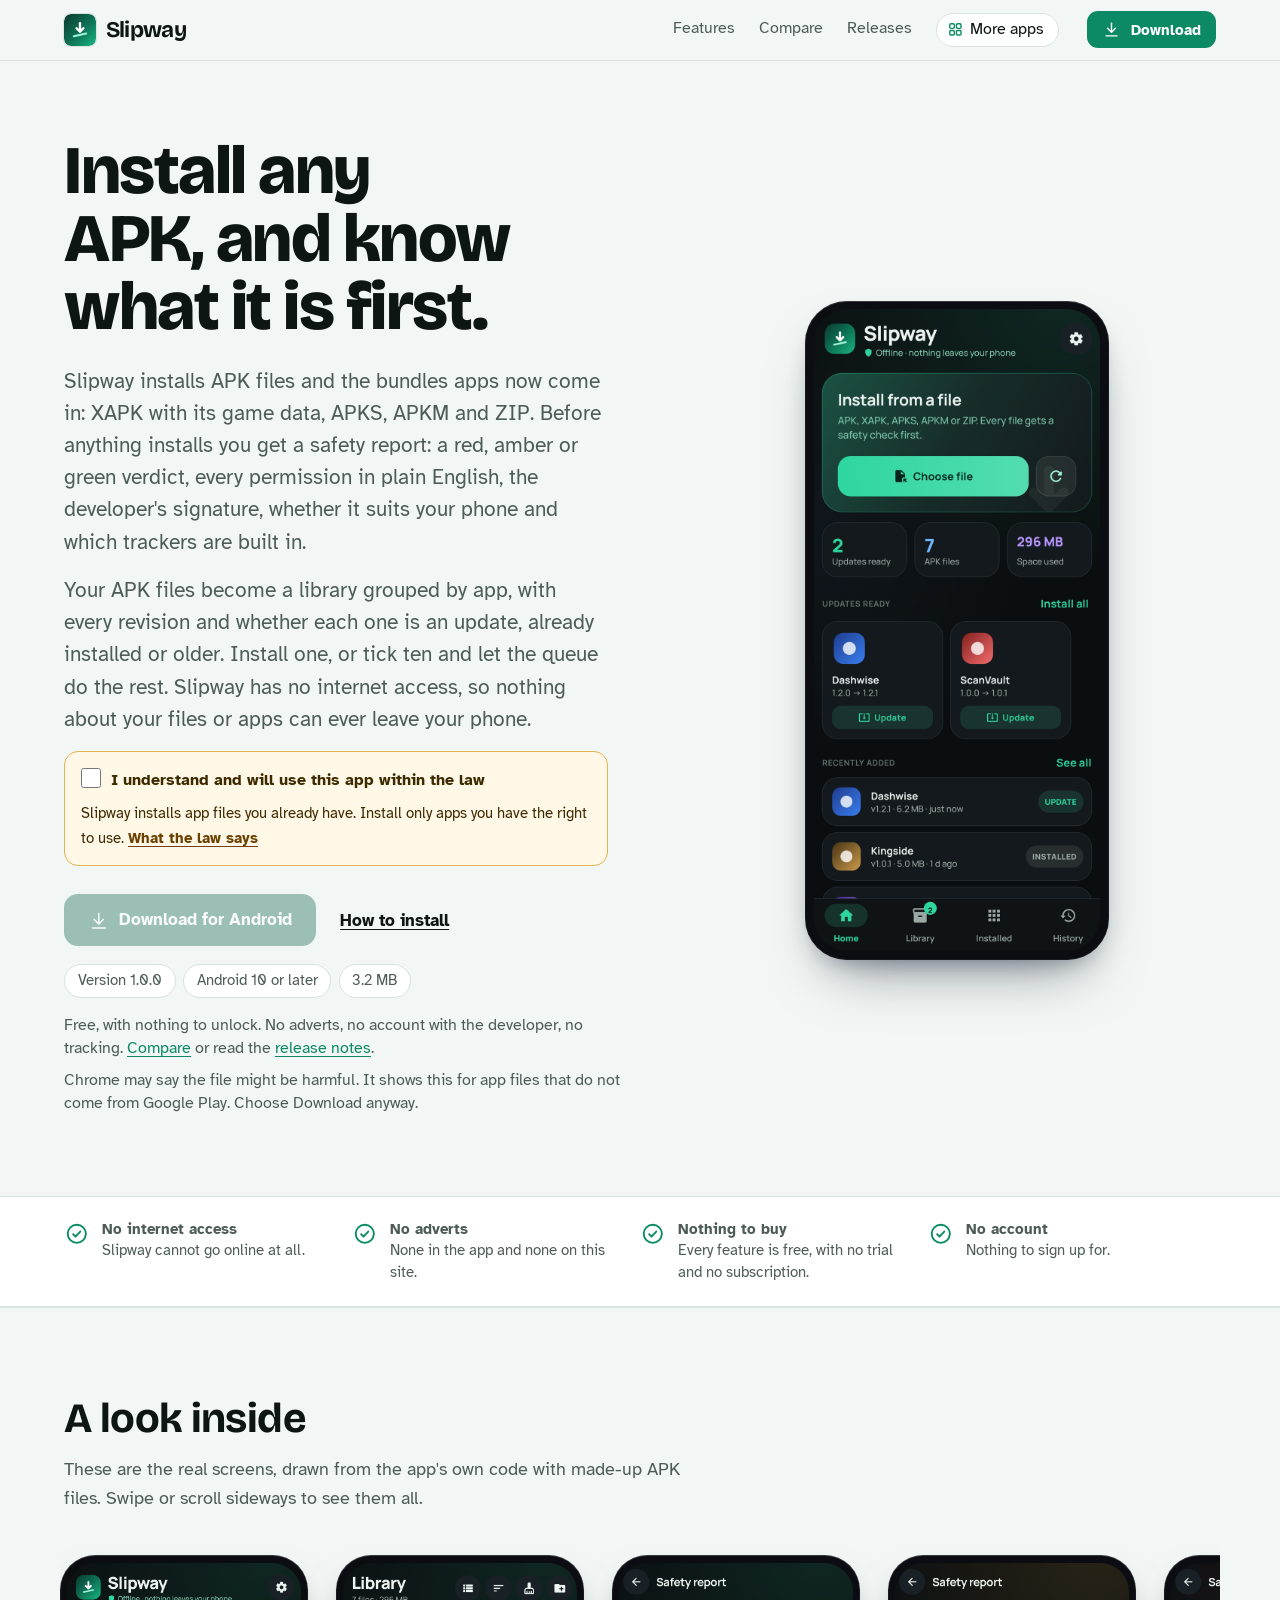
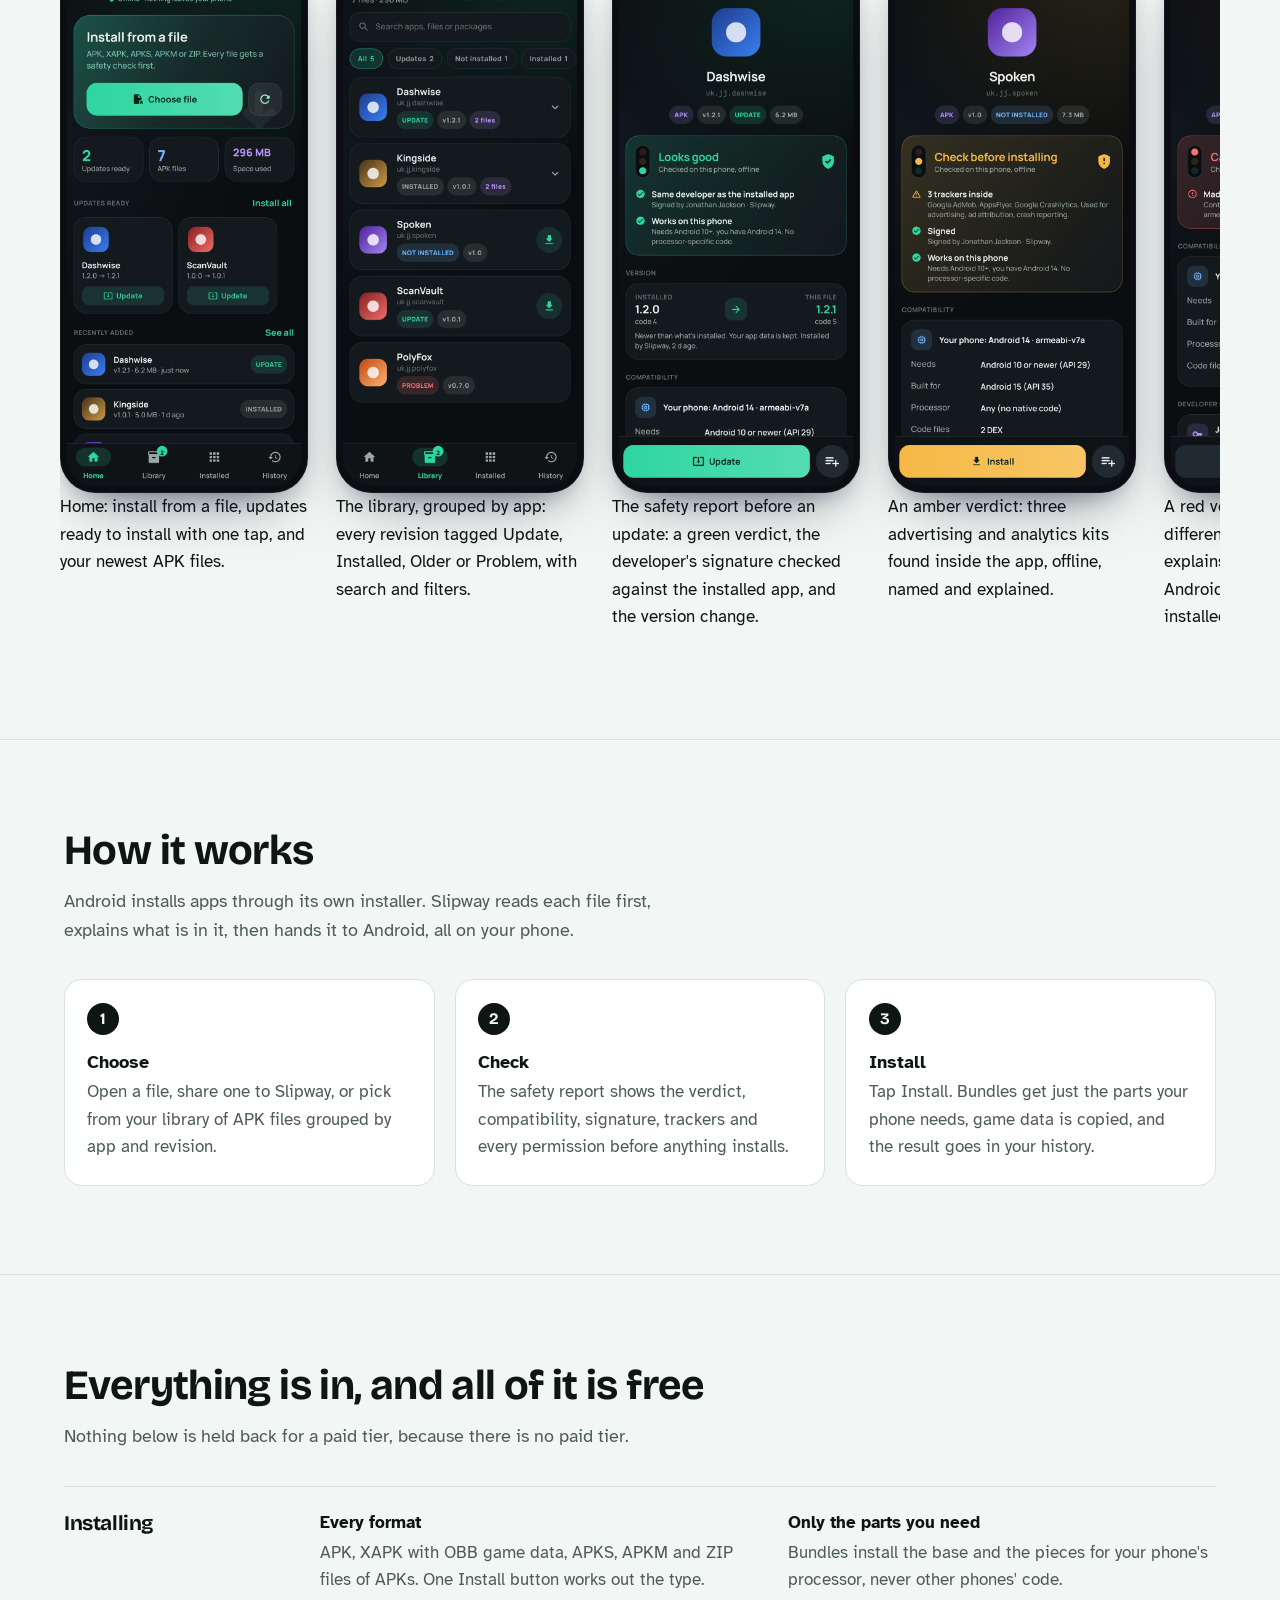
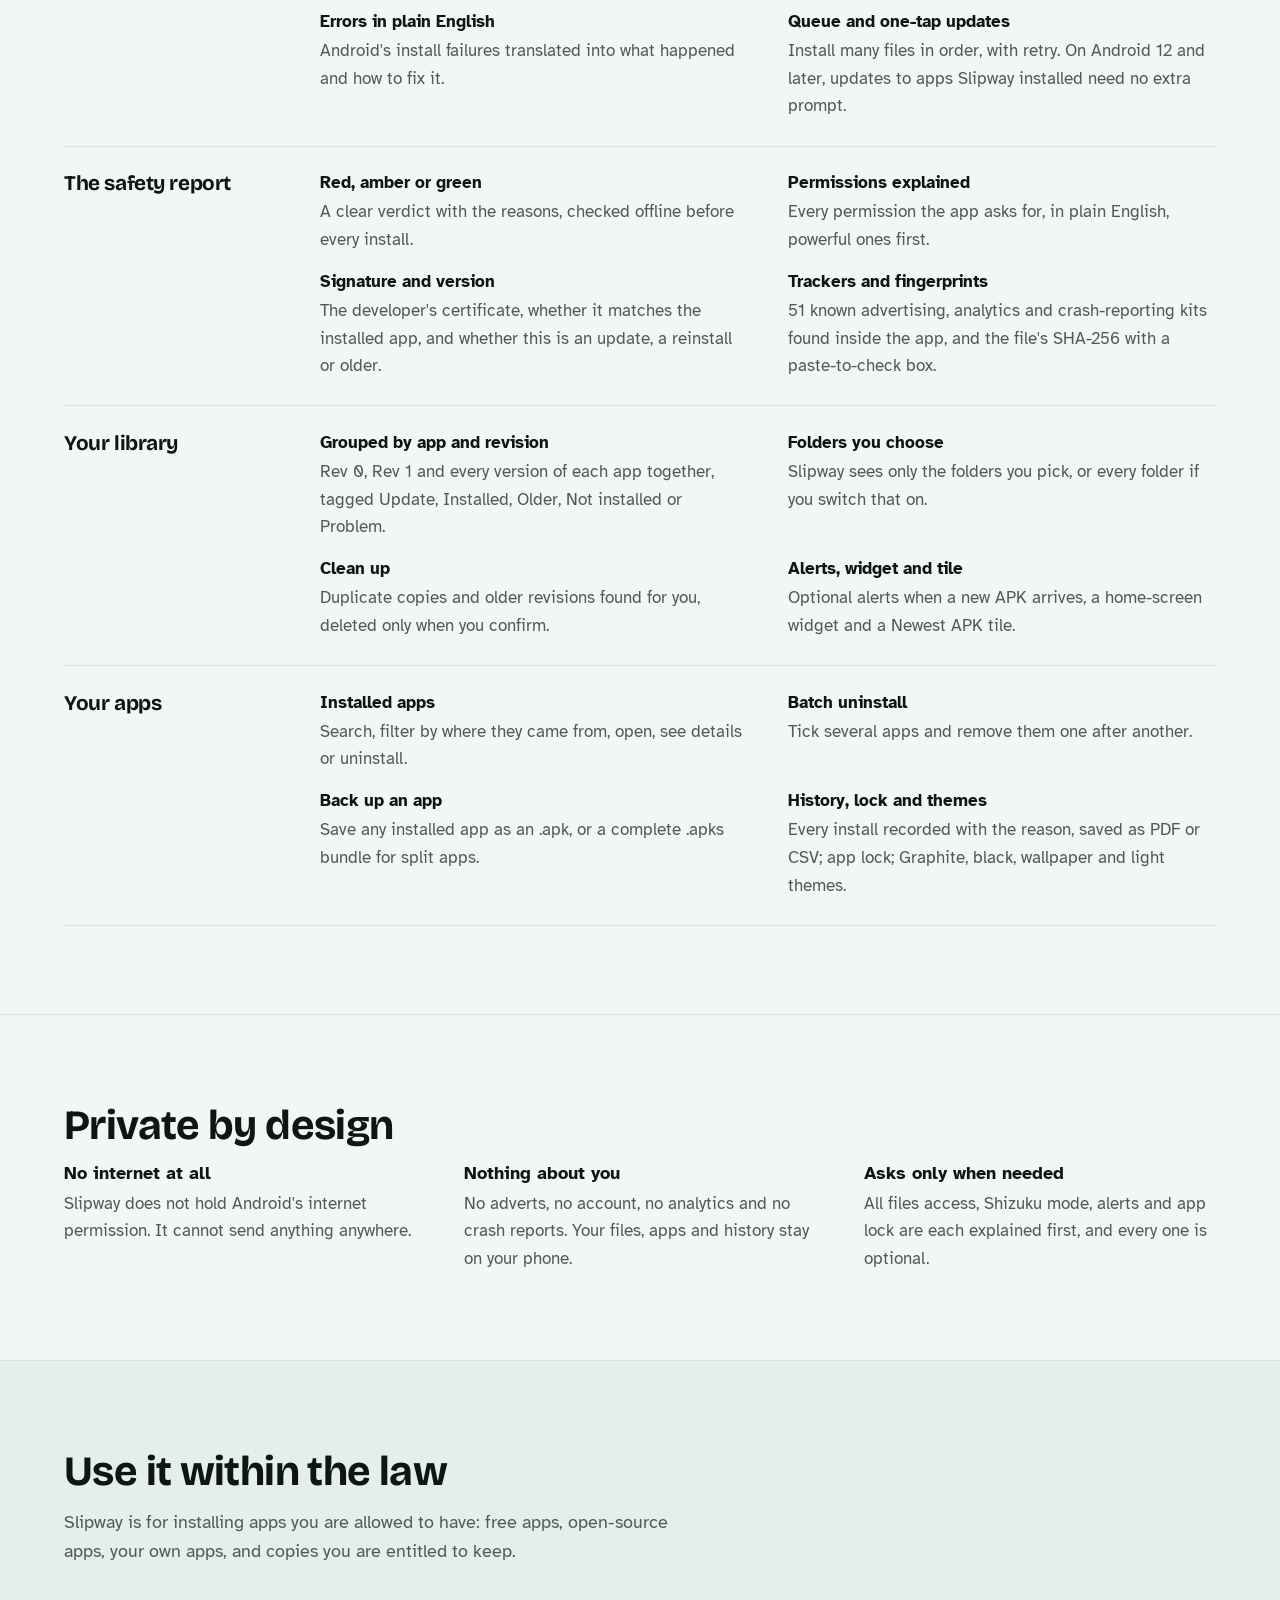
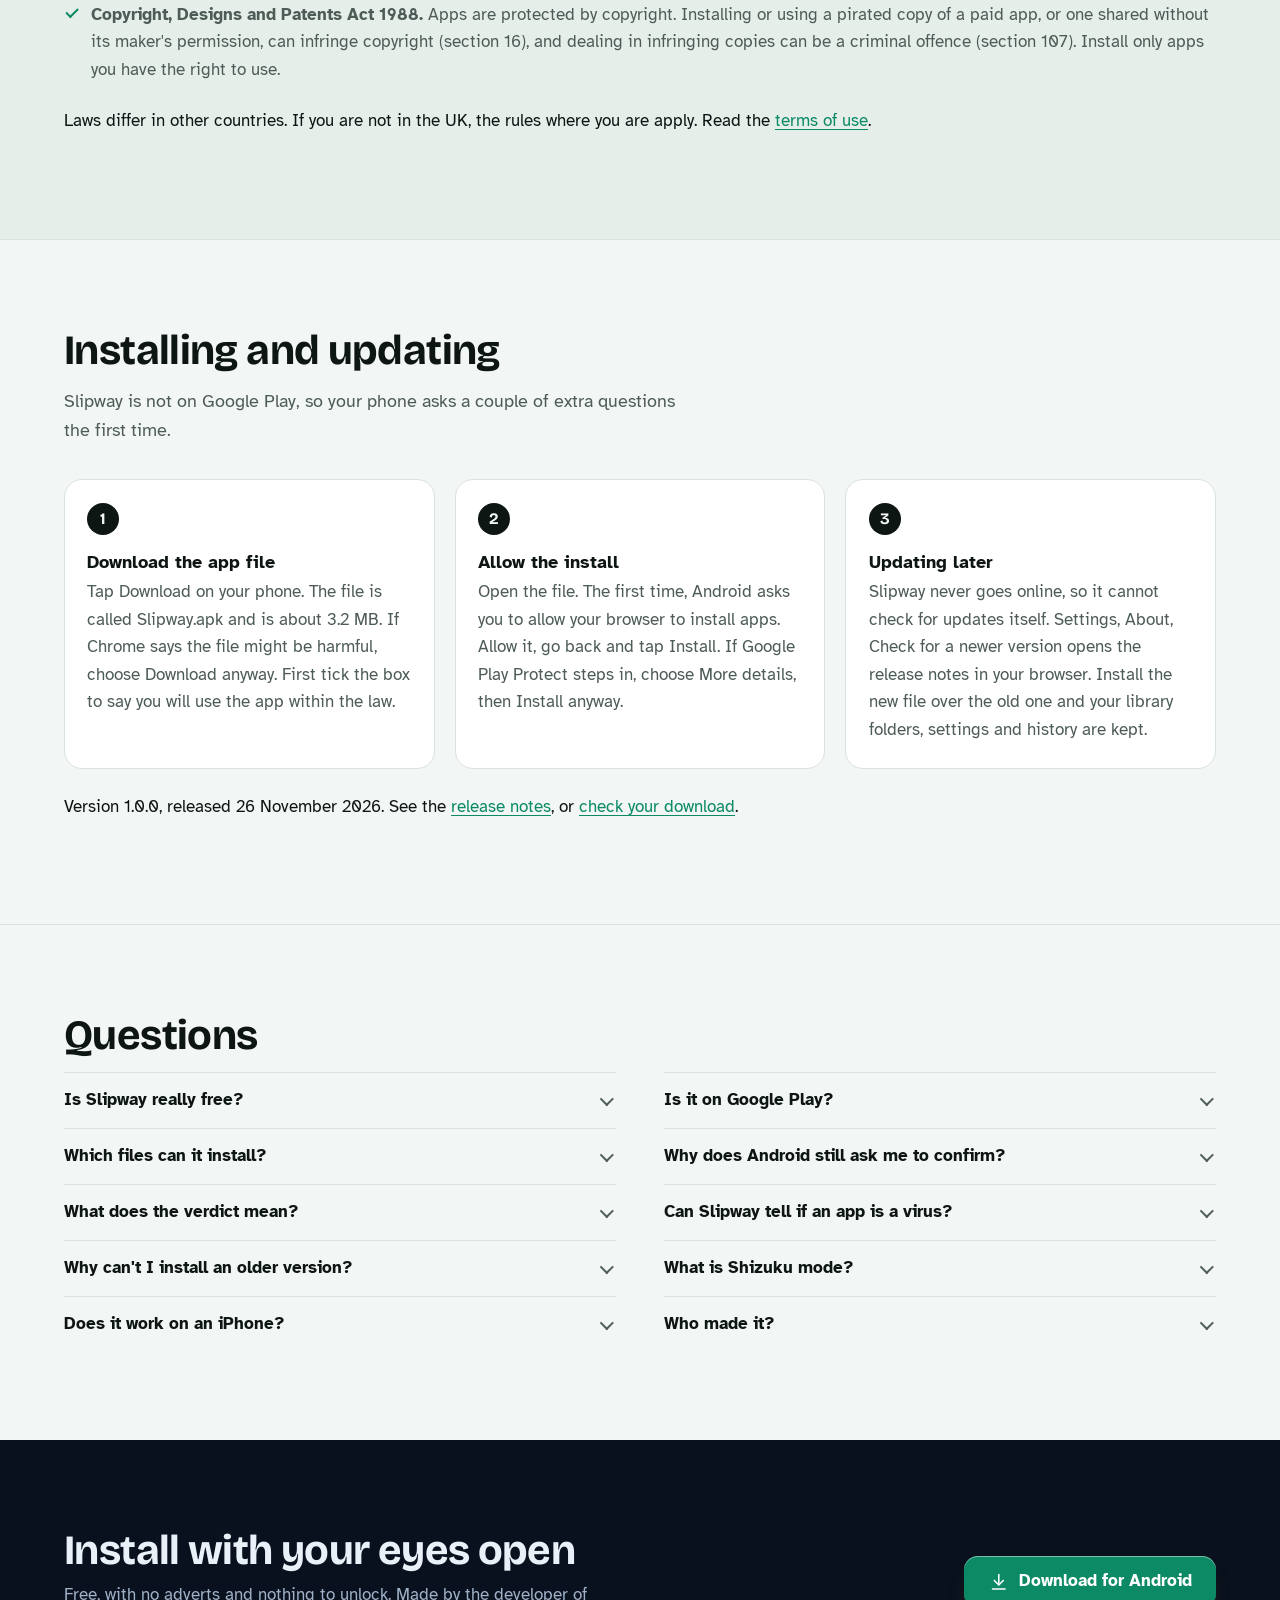
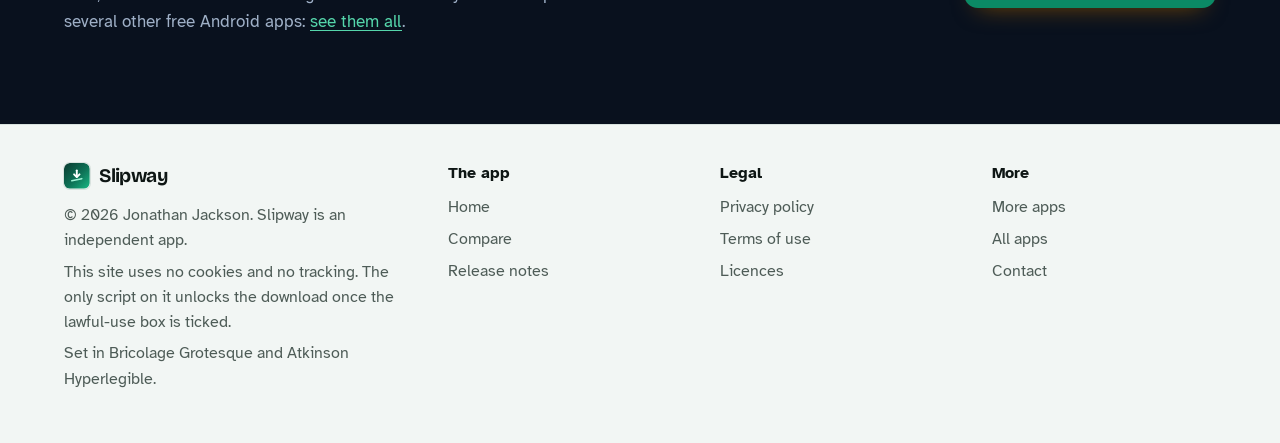
<file: index.html>
<!DOCTYPE html>
<html lang="en-GB">
<head>
<meta charset="utf-8">
<meta name="viewport" content="width=device-width, initial-scale=1">
<title>Slipway: a free, private APK, XAPK and APKS installer for Android</title>
<meta name="description" content="Slipway installs APK, XAPK, APKS, APKM and ZIP files on Android with a safety report before every install: a red, amber or green verdict, permissions in plain English, signature, compatibility and tracker checks. Revision-aware library, install queue, history and clean-up. No internet access, no adverts, no account.">
<meta name="author" content="Jonathan Jackson">
<link rel="canonical" href="https://customgpter.github.io/slipway/">
<meta name="theme-color" content="#f2f6f4" media="(prefers-color-scheme: light)">
<meta name="theme-color" content="#0b0e10" media="(prefers-color-scheme: dark)">
<meta property="og:type" content="website">
<meta property="og:site_name" content="Slipway">
<meta property="og:title" content="Slipway: a free, private APK, XAPK and APKS installer for Android">
<meta property="og:description" content="Slipway installs APK, XAPK, APKS, APKM and ZIP files on Android with a safety report before every install: a red, amber or green verdict, permissions in plain English, signature, compatibility and tracker checks. Revision-aware library, install queue, history and clean-up. No internet access, no adverts, no account.">
<meta property="og:url" content="https://customgpter.github.io/slipway/">
<meta property="og:image" content="https://customgpter.github.io/slipway/assets/og.png">
<meta property="og:image:width" content="1200">
<meta property="og:image:height" content="630">
<meta property="og:image:alt" content="Slipway&#x27;s home screen: install from a file, updates ready to install and recently added APK files">
<meta property="og:locale" content="en_GB">
<meta name="twitter:card" content="summary_large_image">
<link rel="icon" href="./assets/favicon.svg" type="image/svg+xml">
<link rel="apple-touch-icon" href="./assets/apple-touch-icon.png">
<link rel="preload" href="./assets/fonts/bricolage-grotesque-latin.woff2" as="font" type="font/woff2" crossorigin>
<link rel="preload" href="./assets/fonts/atkinson-hyperlegible-latin-400-normal.woff2" as="font" type="font/woff2" crossorigin>
<link rel="stylesheet" href="./assets/site.css?v=1">
<link rel="stylesheet" href="./assets/house.css?v=1">
<link rel="stylesheet" href="./assets/apps-list.css?v=1">
<script src="./assets/apps-list.js?v=1" defer></script>
<script type="application/ld+json">{"@context":"https://schema.org","@type":"SoftwareApplication","name":"Slipway","url":"https://customgpter.github.io/slipway/","description":"Slipway installs APK, XAPK, APKS, APKM and ZIP files on Android with a safety report before every install: a red, amber or green verdict, permissions in plain English, signature, compatibility and tracker checks. Revision-aware library, install queue, history and clean-up. No internet access, no adverts, no account.","applicationCategory":"UtilitiesApplication","operatingSystem":"Android 10 or later","softwareVersion":"1.0.0","downloadUrl":"https://github.com/CustomGPTer/slipway/releases/latest/download/Slipway.apk","releaseNotes":"https://customgpter.github.io/slipway/releases.html","offers":{"@type":"Offer","price":"0","priceCurrency":"GBP"},"inLanguage":"en-GB","image":"https://customgpter.github.io/slipway/assets/og.png","featureList":["Every format","Only the parts you need","Errors in plain English","Queue and one-tap updates","Red, amber or green","Permissions explained","Signature and version","Trackers and fingerprints","Grouped by app and revision","Folders you choose","Clean up","Alerts, widget and tile"],"author":{"@type":"Person","name":"Jonathan Jackson"}}</script>
<script type="application/ld+json">{"@context":"https://schema.org","@type":"FAQPage","mainEntity":[{"@type":"Question","name":"Is Slipway really free?","acceptedAnswer":{"@type":"Answer","text":"Yes. There is no paid version, no trial, no subscription and no adverts, and nothing in the app is locked."}},{"@type":"Question","name":"Is it on Google Play?","acceptedAnswer":{"@type":"Answer","text":"No. Slipway is a personal project and is downloaded from this site as an Android app file. It needs Android 10 or later."}},{"@type":"Question","name":"Which files can it install?","acceptedAnswer":{"@type":"Answer","text":"Plain APK files, XAPK bundles (including their OBB game data), APKS bundles such as those saved by Unbox or SAI, APKM files from APKMirror that are not locked, and ZIP files holding APKs."}},{"@type":"Question","name":"Why does Android still ask me to confirm?","acceptedAnswer":{"@type":"Answer","text":"Android asks you to confirm installs from any app other than Play, which keeps you in control. On Android 12 and later, updates to apps that Slipway installed can go through without that extra prompt. Shizuku mode, which is optional, removes the prompt for every install."}},{"@type":"Question","name":"What does the verdict mean?","acceptedAnswer":{"@type":"Answer","text":"Green means nothing worrying was found. Amber means something deserves a look, such as trackers, powerful permissions or a debug build. Red means Android would refuse it, or it is signed by a different developer from the app you have, which can mean a tampered copy."}},{"@type":"Question","name":"Can Slipway tell if an app is a virus?","acceptedAnswer":{"@type":"Answer","text":"No app can promise that. Slipway shows you the facts it can check offline: who signed it, what it asks for, which known trackers it carries and whether it matches the app you have. Only install apps from sources you trust."}},{"@type":"Question","name":"Why can't I install an older version?","acceptedAnswer":{"@type":"Answer","text":"Android never lets an older version replace a newer one. Slipway tells you before you try, and offers to uninstall the newer one first, which deletes that app's data."}},{"@type":"Question","name":"What is Shizuku mode?","acceptedAnswer":{"@type":"Answer","text":"Shizuku is a separate free app that lets other apps use Android's own install tool. With it switched on, Slipway can install a whole queue without a prompt for each app. It is off unless you switch it on."}},{"@type":"Question","name":"Does it work on an iPhone?","acceptedAnswer":{"@type":"Answer","text":"No. Slipway is for Android phones and tablets only."}},{"@type":"Question","name":"Who made it?","acceptedAnswer":{"@type":"Answer","text":"Slipway is made by Jonathan Jackson, an independent developer in the United Kingdom."}}]}</script>
</head>
<body>
<a class="skip" href="#main">Skip to content</a>
<header class="masthead">
<div class="wrap">
<a class="brand" href="./" aria-label="Slipway home"><svg viewBox="0 0 108 108" aria-hidden="true"><defs><linearGradient id="swbg" x1="0" y1="0" x2="1" y2="1"><stop offset="0" stop-color="#0a3a30"/><stop offset=".55" stop-color="#0e7357"/><stop offset="1" stop-color="#19b784"/></linearGradient></defs><rect width="108" height="108" rx="24" fill="url(#swbg)"/><path d="M33 75L75 66" stroke="#9ff3d6" stroke-width="6.5" stroke-linecap="round" fill="none"/><path d="M54 31L54 58" stroke="#fff" stroke-width="8" stroke-linecap="round" fill="none"/><path d="M42.5 48L54 59.5L65.5 48" stroke="#fff" stroke-width="8" stroke-linecap="round" stroke-linejoin="round" fill="none"/></svg><span>Slipway</span></a>
<nav aria-label="Main"><ul><li><a href="./#features">Features</a></li><li><a href="./compare.html">Compare</a></li><li><a href="./releases.html">Releases</a></li><li><a class="more-apps" href="./more-apps.html"><svg class="ico" viewBox="0 0 24 24" aria-hidden="true"><rect x="4" y="4" width="6.5" height="6.5" rx="1.6"/><rect x="13.5" y="4" width="6.5" height="6.5" rx="1.6"/><rect x="4" y="13.5" width="6.5" height="6.5" rx="1.6"/><rect x="13.5" y="13.5" width="6.5" height="6.5" rx="1.6"/></svg>More apps</a></li></ul></nav>
<a class="button small" href="./#download"><svg class="ico" viewBox="0 0 24 24" aria-hidden="true"><path d="M12 4v11"/><path d="M7 10.5l5 5 5-5"/><path d="M5 20h14"/></svg>Download</a>
</div>
</header>
<main id="main">
<div class="hero">
<div class="wrap hero-grid">
<div class="hero-copy">
<h1>Install any APK, and know what it is first.</h1>
<p class="lede">Slipway installs APK files and the bundles apps now come in: XAPK with its game data, APKS, APKM and ZIP. Before anything installs you get a safety report: a red, amber or green verdict, every permission in plain English, the developer's signature, whether it suits your phone and which trackers are built in.</p><p class="lede">Your APK files become a library grouped by app, with every revision and whether each one is an update, already installed or older. Install one, or tick ten and let the queue do the rest. Slipway has no internet access, so nothing about your files or apps can ever leave your phone.</p>

<div class="gate-scope"><div class="law-box" data-gate><label><input type="checkbox"> I understand and will use this app within the law</label><p>Slipway installs app files you already have. Install only apps you have the right to use. <a href="terms.html#law">What the law says</a></p><noscript><p>Turn on JavaScript to tick the box and download.</p></noscript></div><p class="get" id="download"><a class="button" data-href="https://github.com/CustomGPTer/slipway/releases/latest/download/Slipway.apk" aria-disabled="true" role="link" tabindex="-1"><svg class="ico" viewBox="0 0 24 24" aria-hidden="true"><path d="M12 4v11"/><path d="M7 10.5l5 5 5-5"/><path d="M5 20h14"/></svg>Download for Android</a><a class="aside" href="#install">How to install</a></p></div>
<ul class="pills"><li>Version 1.0.0</li><li>Android 10 or later</li><li>3.2 MB</li></ul>
<p class="facts">Free, with nothing to unlock. No adverts, no account with the developer, no tracking. <a href="compare.html">Compare</a> or read the <a href="releases.html">release notes</a>.</p>
<p class="facts">Chrome may say the file might be harmful. It shows this for app files that do not come from Google Play. Choose Download anyway.</p>
</div>
<div class="hero-phone"><div class="phone"><img src="./assets/screens/home.png" alt="Home: install from a file, updates ready to install with one tap, and your newest APK files." width="393" height="852" fetchpriority="high"></div></div>
</div>
</div>

<section class="promises" aria-label="In short">
<div class="wrap"><ul><li><svg class="ico" viewBox="0 0 24 24" aria-hidden="true"><circle cx="12" cy="12" r="8.5"/><path d="M8.6 12.4l2.3 2.3 4.5-4.9"/></svg><span><b>No internet access</b><span>Slipway cannot go online at all.</span></span></li><li><svg class="ico" viewBox="0 0 24 24" aria-hidden="true"><circle cx="12" cy="12" r="8.5"/><path d="M8.6 12.4l2.3 2.3 4.5-4.9"/></svg><span><b>No adverts</b><span>None in the app and none on this site.</span></span></li><li><svg class="ico" viewBox="0 0 24 24" aria-hidden="true"><circle cx="12" cy="12" r="8.5"/><path d="M8.6 12.4l2.3 2.3 4.5-4.9"/></svg><span><b>Nothing to buy</b><span>Every feature is free, with no trial and no subscription.</span></span></li><li><svg class="ico" viewBox="0 0 24 24" aria-hidden="true"><circle cx="12" cy="12" r="8.5"/><path d="M8.6 12.4l2.3 2.3 4.5-4.9"/></svg><span><b>No account</b><span>Nothing to sign up for.</span></span></li></ul></div>
</section>

<section id="screens" aria-labelledby="screens-h">
<div class="wrap">
<h2 id="screens-h">A look inside</h2>
<p class="intro">These are the real screens, drawn from the app&#x27;s own code with made-up APK files. Swipe or scroll sideways to see them all.</p>
<div class="gallery" tabindex="0" role="region" aria-label="Screens from Slipway"><figure class="shot"><div class="phone"><img src="./assets/screens/home.png" alt="Home: install from a file, updates ready to install with one tap, and your newest APK files." width="393" height="852" loading="eager" decoding="async"></div><figcaption>Home: install from a file, updates ready to install with one tap, and your newest APK files.</figcaption></figure><figure class="shot"><div class="phone"><img src="./assets/screens/library.png" alt="The library, grouped by app: every revision tagged Update, Installed, Older or Problem, with search and filters." width="393" height="852" loading="eager" decoding="async"></div><figcaption>The library, grouped by app: every revision tagged Update, Installed, Older or Problem, with search and filters.</figcaption></figure><figure class="shot"><div class="phone"><img src="./assets/screens/report.png" alt="The safety report before an update: a green verdict, the developer&#x27;s signature checked against the installed app, and the version change." width="393" height="852" loading="eager" decoding="async"></div><figcaption>The safety report before an update: a green verdict, the developer&#x27;s signature checked against the installed app, and the version change.</figcaption></figure><figure class="shot"><div class="phone"><img src="./assets/screens/trackers.png" alt="An amber verdict: three advertising and analytics kits found inside the app, offline, named and explained." width="393" height="852" loading="eager" decoding="async"></div><figcaption>An amber verdict: three advertising and analytics kits found inside the app, offline, named and explained.</figcaption></figure><figure class="shot"><div class="phone"><img src="./assets/screens/blocked.png" alt="A red verdict: made for a different processor, so Slipway explains why instead of letting Android fail with &quot;App not installed&quot;." width="393" height="852" loading="eager" decoding="async"></div><figcaption>A red verdict: made for a different processor, so Slipway explains why instead of letting Android fail with &quot;App not installed&quot;.</figcaption></figure><figure class="shot"><div class="phone"><img src="./assets/screens/installed.png" alt="Installed: the progress ring turns into a tick, with Open straight away." width="393" height="852" loading="eager" decoding="async"></div><figcaption>Installed: the progress ring turns into a tick, with Open straight away.</figcaption></figure><figure class="shot"><div class="phone"><img src="./assets/screens/queue.png" alt="The install queue: reorder, remove or retry, and watch each file go through." width="393" height="852" loading="eager" decoding="async"></div><figcaption>The install queue: reorder, remove or retry, and watch each file go through.</figcaption></figure><figure class="shot"><div class="phone"><img src="./assets/screens/cleanup.png" alt="Clean up: duplicate copies and older revisions found for you, with the newest file of every app always kept." width="393" height="852" loading="eager" decoding="async"></div><figcaption>Clean up: duplicate copies and older revisions found for you, with the newest file of every app always kept.</figcaption></figure><figure class="shot"><div class="phone"><img src="./assets/screens/opening.png" alt="The opening: a package opens, the arrow drops in and becomes Slipway." width="393" height="852" loading="eager" decoding="async"></div><figcaption>The opening: a package opens, the arrow drops in and becomes Slipway.</figcaption></figure><figure class="shot"><div class="phone"><img src="./assets/screens/light.png" alt="Light theme. Slipway also has Graphite, pure black and your wallpaper&#x27;s colours." width="393" height="852" loading="eager" decoding="async"></div><figcaption>Light theme. Slipway also has Graphite, pure black and your wallpaper&#x27;s colours.</figcaption></figure></div>
</div>
</section>

<section id="how" aria-labelledby="how-h">
<div class="wrap">
<h2 id="how-h">How it works</h2>
<p class="intro">Android installs apps through its own installer. Slipway reads each file first, explains what is in it, then hands it to Android, all on your phone.</p>
<ol class="steps"><li><h3>Choose</h3><p>Open a file, share one to Slipway, or pick from your library of APK files grouped by app and revision.</p></li><li><h3>Check</h3><p>The safety report shows the verdict, compatibility, signature, trackers and every permission before anything installs.</p></li><li><h3>Install</h3><p>Tap Install. Bundles get just the parts your phone needs, game data is copied, and the result goes in your history.</p></li></ol>
</div>
</section>

<section id="features" aria-labelledby="features-h">
<div class="wrap">
<h2 id="features-h">Everything is in, and all of it is free</h2>
<p class="intro">Nothing below is held back for a paid tier, because there is no paid tier.</p>
<div class="groups"><div class="group"><h3>Installing</h3><dl><div><dt>Every format</dt><dd>APK, XAPK with OBB game data, APKS, APKM and ZIP files of APKs. One Install button works out the type.</dd></div><div><dt>Only the parts you need</dt><dd>Bundles install the base and the pieces for your phone's processor, never other phones' code.</dd></div><div><dt>Errors in plain English</dt><dd>Android's install failures translated into what happened and how to fix it.</dd></div><div><dt>Queue and one-tap updates</dt><dd>Install many files in order, with retry. On Android 12 and later, updates to apps Slipway installed need no extra prompt.</dd></div></dl></div><div class="group"><h3>The safety report</h3><dl><div><dt>Red, amber or green</dt><dd>A clear verdict with the reasons, checked offline before every install.</dd></div><div><dt>Permissions explained</dt><dd>Every permission the app asks for, in plain English, powerful ones first.</dd></div><div><dt>Signature and version</dt><dd>The developer's certificate, whether it matches the installed app, and whether this is an update, a reinstall or older.</dd></div><div><dt>Trackers and fingerprints</dt><dd>51 known advertising, analytics and crash-reporting kits found inside the app, and the file's SHA-256 with a paste-to-check box.</dd></div></dl></div><div class="group"><h3>Your library</h3><dl><div><dt>Grouped by app and revision</dt><dd>Rev 0, Rev 1 and every version of each app together, tagged Update, Installed, Older, Not installed or Problem.</dd></div><div><dt>Folders you choose</dt><dd>Slipway sees only the folders you pick, or every folder if you switch that on.</dd></div><div><dt>Clean up</dt><dd>Duplicate copies and older revisions found for you, deleted only when you confirm.</dd></div><div><dt>Alerts, widget and tile</dt><dd>Optional alerts when a new APK arrives, a home-screen widget and a Newest APK tile.</dd></div></dl></div><div class="group"><h3>Your apps</h3><dl><div><dt>Installed apps</dt><dd>Search, filter by where they came from, open, see details or uninstall.</dd></div><div><dt>Batch uninstall</dt><dd>Tick several apps and remove them one after another.</dd></div><div><dt>Back up an app</dt><dd>Save any installed app as an .apk, or a complete .apks bundle for split apps.</dd></div><div><dt>History, lock and themes</dt><dd>Every install recorded with the reason, saved as PDF or CSV; app lock; Graphite, black, wallpaper and light themes.</dd></div></dl></div></div>
</div>
</section>

<section id="privacy" aria-labelledby="privacy-h">
<div class="wrap">
<h2 id="privacy-h">Private by design</h2>
<ul class="plain"><li><h3>No internet at all</h3><p>Slipway does not hold Android's internet permission. It cannot send anything anywhere.</p></li><li><h3>Nothing about you</h3><p>No adverts, no account, no analytics and no crash reports. Your files, apps and history stay on your phone.</p></li><li><h3>Asks only when needed</h3><p>All files access, Shizuku mode, alerts and app lock are each explained first, and every one is optional.</p></li></ul>
</div>
</section>

<section id="law" aria-labelledby="law-h" class="law-band">
<div class="wrap">
<h2 id="law-h">Use it within the law</h2>
<p class="intro">Slipway is for installing apps you are allowed to have: free apps, open-source apps, your own apps, and copies you are entitled to keep.</p>
<ul class="ticks"><li><b>Copyright, Designs and Patents Act 1988.</b> Apps are protected by copyright. Installing or using a pirated copy of a paid app, or one shared without its maker's permission, can infringe copyright (section 16), and dealing in infringing copies can be a criminal offence (section 107). Install only apps you have the right to use.</li></ul>
<p class="after-table">Laws differ in other countries. If you are not in the UK, the rules where you are apply. Read the <a href="terms.html#law">terms of use</a>.</p>
</div>
</section>
<section id="install" aria-labelledby="install-h">
<div class="wrap">
<h2 id="install-h">Installing and updating</h2>
<p class="intro">Slipway is not on Google Play, so your phone asks a couple of extra questions the first time.</p>
<ol class="steps"><li><h3>Download the app file</h3><p>Tap Download on your phone. The file is called Slipway.apk and is about 3.2 MB. If Chrome says the file might be harmful, choose Download anyway. First tick the box to say you will use the app within the law.</p></li><li><h3>Allow the install</h3><p>Open the file. The first time, Android asks you to allow your browser to install apps. Allow it, go back and tap Install. If Google Play Protect steps in, choose More details, then Install anyway.</p></li><li><h3>Updating later</h3><p>Slipway never goes online, so it cannot check for updates itself. Settings, About, Check for a newer version opens the release notes in your browser. Install the new file over the old one and your library folders, settings and history are kept.</p></li></ol>
<p class="after-table">Version 1.0.0, released 26 November 2026. See the <a href="releases.html">release notes</a>, or <a href="releases.html#checking">check your download</a>.</p>
</div>
</section>

<section id="questions" aria-labelledby="questions-h">
<div class="wrap">
<h2 id="questions-h">Questions</h2>
<div class="faq"><details><summary>Is Slipway really free?</summary><p>Yes. There is no paid version, no trial, no subscription and no adverts, and nothing in the app is locked.</p></details><details><summary>Is it on Google Play?</summary><p>No. Slipway is a personal project and is downloaded from this site as an Android app file. It needs Android 10 or later.</p></details><details><summary>Which files can it install?</summary><p>Plain APK files, XAPK bundles (including their OBB game data), APKS bundles such as those saved by Unbox or SAI, APKM files from APKMirror that are not locked, and ZIP files holding APKs.</p></details><details><summary>Why does Android still ask me to confirm?</summary><p>Android asks you to confirm installs from any app other than Play, which keeps you in control. On Android 12 and later, updates to apps that Slipway installed can go through without that extra prompt. Shizuku mode, which is optional, removes the prompt for every install.</p></details><details><summary>What does the verdict mean?</summary><p>Green means nothing worrying was found. Amber means something deserves a look, such as trackers, powerful permissions or a debug build. Red means Android would refuse it, or it is signed by a different developer from the app you have, which can mean a tampered copy.</p></details><details><summary>Can Slipway tell if an app is a virus?</summary><p>No app can promise that. Slipway shows you the facts it can check offline: who signed it, what it asks for, which known trackers it carries and whether it matches the app you have. Only install apps from sources you trust.</p></details><details><summary>Why can&#x27;t I install an older version?</summary><p>Android never lets an older version replace a newer one. Slipway tells you before you try, and offers to uninstall the newer one first, which deletes that app's data.</p></details><details><summary>What is Shizuku mode?</summary><p>Shizuku is a separate free app that lets other apps use Android's own install tool. With it switched on, Slipway can install a whole queue without a prompt for each app. It is off unless you switch it on.</p></details><details><summary>Does it work on an iPhone?</summary><p>No. Slipway is for Android phones and tablets only.</p></details><details><summary>Who made it?</summary><p>Slipway is made by Jonathan Jackson, an independent developer in the United Kingdom.</p></details></div>
</div>
</section>

<section class="closing" aria-labelledby="closing-h">
<div class="wrap">
<div><h2 id="closing-h">Install with your eyes open</h2><p>Free, with no adverts and nothing to unlock. Made by the developer of several other free Android apps: <a href="more-apps.html">see them all</a>.</p></div>
<a class="button" href="./#download"><svg class="ico" viewBox="0 0 24 24" aria-hidden="true"><path d="M12 4v11"/><path d="M7 10.5l5 5 5-5"/><path d="M5 20h14"/></svg>Download for Android</a>
</div>
</section>
</main>
<footer class="colophon">
<div class="wrap">
<div>
<a class="brand" href="./" aria-label="Slipway home"><svg viewBox="0 0 108 108" aria-hidden="true"><defs><linearGradient id="swbg" x1="0" y1="0" x2="1" y2="1"><stop offset="0" stop-color="#0a3a30"/><stop offset=".55" stop-color="#0e7357"/><stop offset="1" stop-color="#19b784"/></linearGradient></defs><rect width="108" height="108" rx="24" fill="url(#swbg)"/><path d="M33 75L75 66" stroke="#9ff3d6" stroke-width="6.5" stroke-linecap="round" fill="none"/><path d="M54 31L54 58" stroke="#fff" stroke-width="8" stroke-linecap="round" fill="none"/><path d="M42.5 48L54 59.5L65.5 48" stroke="#fff" stroke-width="8" stroke-linecap="round" stroke-linejoin="round" fill="none"/></svg><span>Slipway</span></a>
<p>&copy; 2026 Jonathan Jackson. Slipway is an independent app.</p>
<p>This site uses no cookies and no tracking. The only script on it unlocks the download once the lawful-use box is ticked.</p>
<p>Set in Bricolage Grotesque and Atkinson Hyperlegible.</p>
</div>
<nav aria-label="The app"><h2>The app</h2><ul>
<li><a href="./">Home</a></li>
<li><a href="./compare.html">Compare</a></li>
<li><a href="./releases.html">Release notes</a></li>

</ul></nav>
<nav aria-label="Legal"><h2>Legal</h2><ul>
<li><a href="./privacy.html">Privacy policy</a></li>
<li><a href="./terms.html">Terms of use</a></li>
<li><a href="./licences.html">Licences</a></li>
</ul></nav>
<nav aria-label="More"><h2>More</h2><ul>
<li><a href="./more-apps.html">More apps</a></li>
<li><a href="https://customgpter.github.io/">All apps</a></li>
<li><a href="https://github.com/CustomGPTer/slipway/issues">Contact</a></li>
</ul></nav>
</div>
</footer>
</body>
</html>
</file>
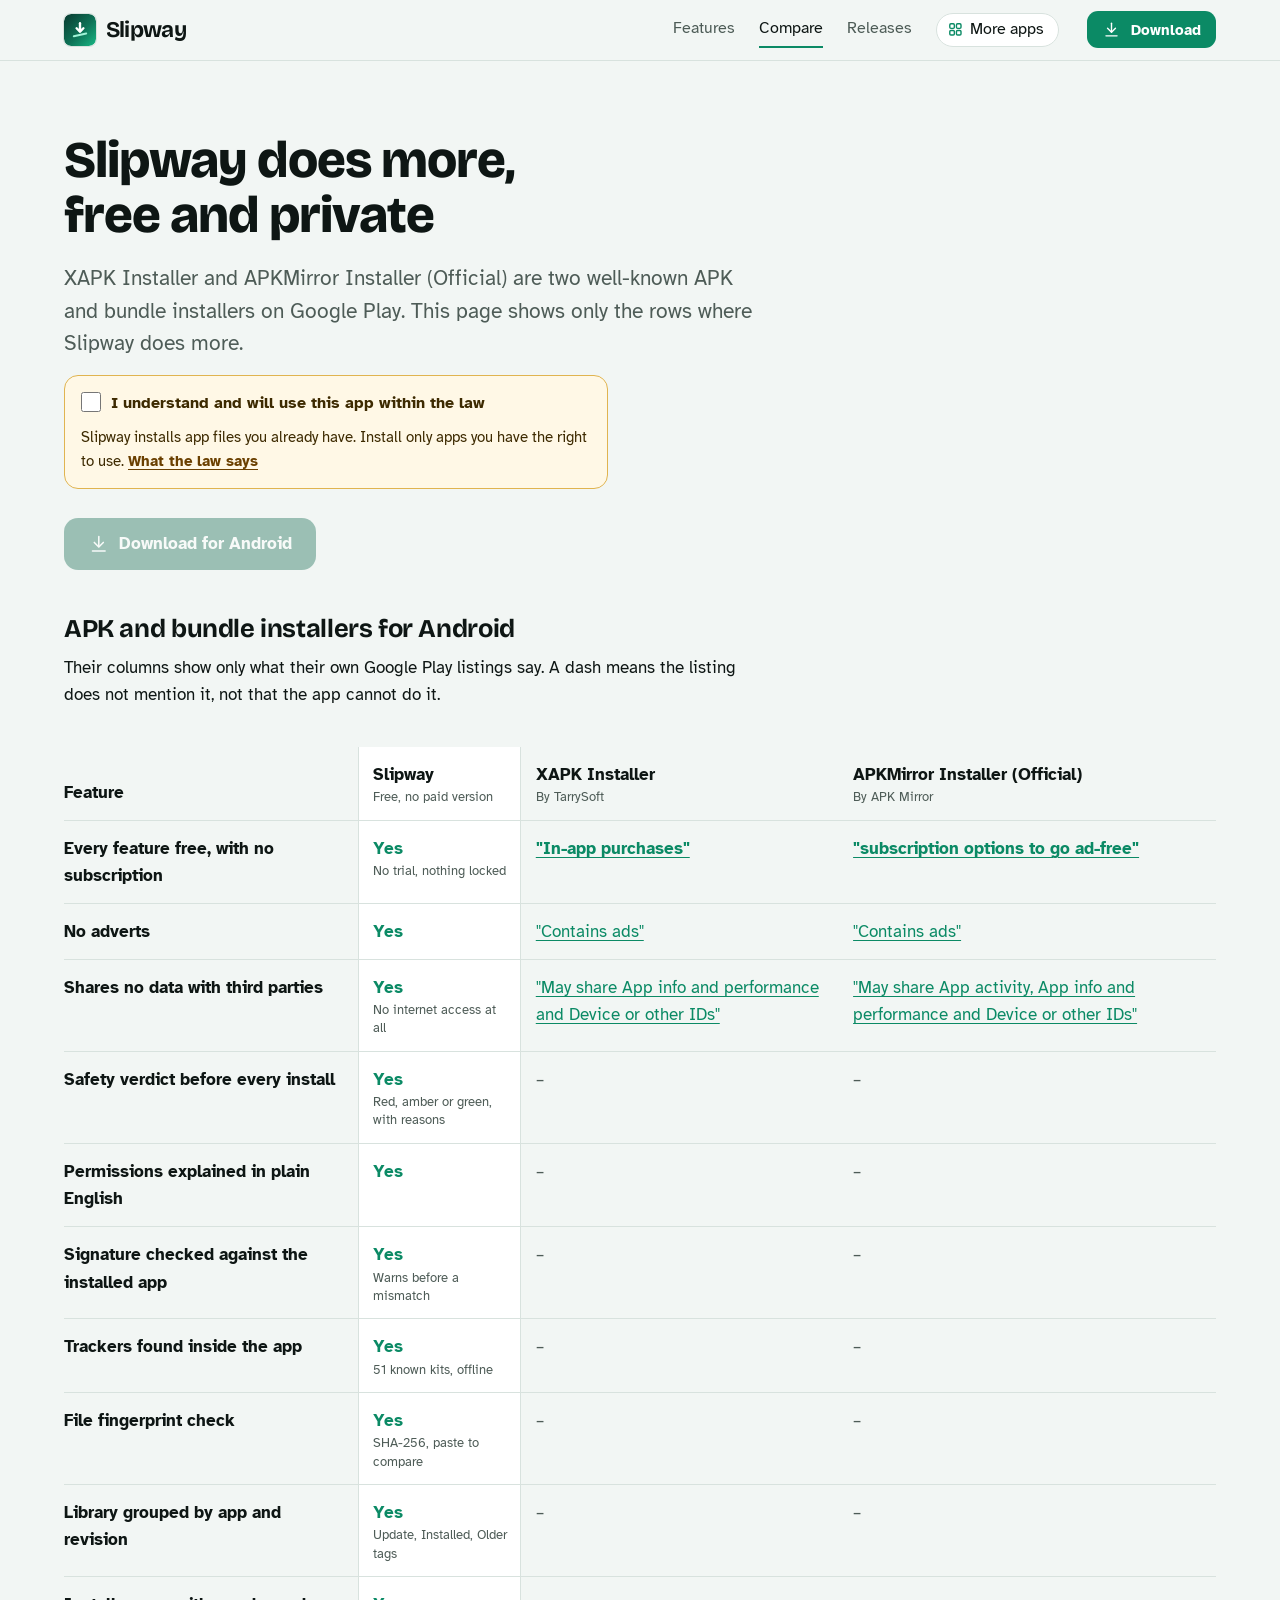
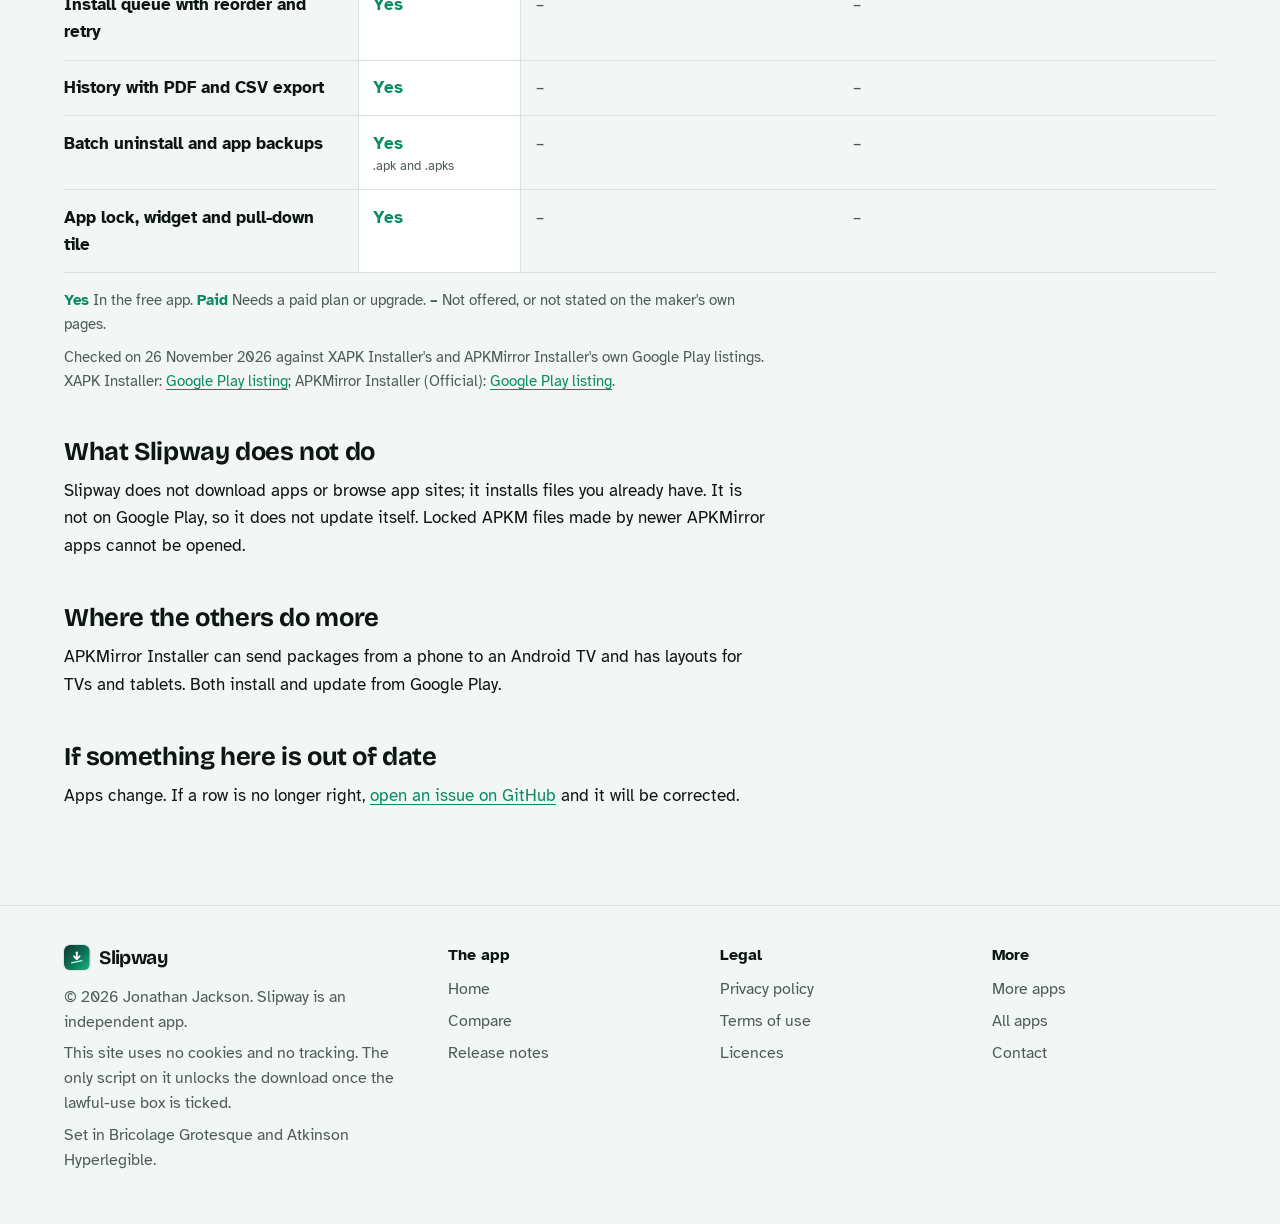
<file: compare.html>
<!DOCTYPE html>
<html lang="en-GB">
<head>
<meta charset="utf-8">
<meta name="viewport" content="width=device-width, initial-scale=1">
<title>Slipway compared with XAPK Installer and APKMirror Installer</title>
<meta name="description" content="How Slipway compares with XAPK Installer and APKMirror Installer: APK and bundle installers, row by row, with each claim linked to their own Google Play listings.">
<meta name="author" content="Jonathan Jackson">
<link rel="canonical" href="https://customgpter.github.io/slipway/compare.html">
<meta name="theme-color" content="#f2f6f4" media="(prefers-color-scheme: light)">
<meta name="theme-color" content="#0b0e10" media="(prefers-color-scheme: dark)">
<meta property="og:type" content="website">
<meta property="og:site_name" content="Slipway">
<meta property="og:title" content="Slipway compared with XAPK Installer and APKMirror Installer">
<meta property="og:description" content="How Slipway compares with XAPK Installer and APKMirror Installer: APK and bundle installers, row by row, with each claim linked to their own Google Play listings.">
<meta property="og:url" content="https://customgpter.github.io/slipway/compare.html">
<meta property="og:image" content="https://customgpter.github.io/slipway/assets/og.png">
<meta property="og:image:width" content="1200">
<meta property="og:image:height" content="630">
<meta property="og:image:alt" content="Slipway&#x27;s home screen: install from a file, updates ready to install and recently added APK files">
<meta property="og:locale" content="en_GB">
<meta name="twitter:card" content="summary_large_image">
<link rel="icon" href="./assets/favicon.svg" type="image/svg+xml">
<link rel="apple-touch-icon" href="./assets/apple-touch-icon.png">
<link rel="preload" href="./assets/fonts/bricolage-grotesque-latin.woff2" as="font" type="font/woff2" crossorigin>
<link rel="preload" href="./assets/fonts/atkinson-hyperlegible-latin-400-normal.woff2" as="font" type="font/woff2" crossorigin>
<link rel="stylesheet" href="./assets/site.css?v=1">
<link rel="stylesheet" href="./assets/house.css?v=1">
<link rel="stylesheet" href="./assets/apps-list.css?v=1">
<script src="./assets/apps-list.js?v=1" defer></script>
</head>
<body>
<a class="skip" href="#main">Skip to content</a>
<header class="masthead">
<div class="wrap">
<a class="brand" href="./" aria-label="Slipway home"><svg viewBox="0 0 108 108" aria-hidden="true"><defs><linearGradient id="swbg" x1="0" y1="0" x2="1" y2="1"><stop offset="0" stop-color="#0a3a30"/><stop offset=".55" stop-color="#0e7357"/><stop offset="1" stop-color="#19b784"/></linearGradient></defs><rect width="108" height="108" rx="24" fill="url(#swbg)"/><path d="M33 75L75 66" stroke="#9ff3d6" stroke-width="6.5" stroke-linecap="round" fill="none"/><path d="M54 31L54 58" stroke="#fff" stroke-width="8" stroke-linecap="round" fill="none"/><path d="M42.5 48L54 59.5L65.5 48" stroke="#fff" stroke-width="8" stroke-linecap="round" stroke-linejoin="round" fill="none"/></svg><span>Slipway</span></a>
<nav aria-label="Main"><ul><li><a href="./#features">Features</a></li><li><a href="./compare.html" aria-current="page">Compare</a></li><li><a href="./releases.html">Releases</a></li><li><a class="more-apps" href="./more-apps.html"><svg class="ico" viewBox="0 0 24 24" aria-hidden="true"><rect x="4" y="4" width="6.5" height="6.5" rx="1.6"/><rect x="13.5" y="4" width="6.5" height="6.5" rx="1.6"/><rect x="4" y="13.5" width="6.5" height="6.5" rx="1.6"/><rect x="13.5" y="13.5" width="6.5" height="6.5" rx="1.6"/></svg>More apps</a></li></ul></nav>
<a class="button small" href="./#download"><svg class="ico" viewBox="0 0 24 24" aria-hidden="true"><path d="M12 4v11"/><path d="M7 10.5l5 5 5-5"/><path d="M5 20h14"/></svg>Download</a>
</div>
</header>
<main id="main" class="doc">
<div class="wrap">
<div class="measure">
<h1>Slipway does more, free and private</h1>
<p class="lede">XAPK Installer and APKMirror Installer (Official) are two well-known APK and bundle installers on Google Play. This page shows only the rows where Slipway does more.</p>
<div class="gate-scope"><div class="law-box" data-gate><label><input type="checkbox"> I understand and will use this app within the law</label><p>Slipway installs app files you already have. Install only apps you have the right to use. <a href="terms.html#law">What the law says</a></p><noscript><p>Turn on JavaScript to tick the box and download.</p></noscript></div><p class="get"><a class="button" data-href="https://github.com/CustomGPTer/slipway/releases/latest/download/Slipway.apk" aria-disabled="true" role="link" tabindex="-1"><svg class="ico" viewBox="0 0 24 24" aria-hidden="true"><path d="M12 4v11"/><path d="M7 10.5l5 5 5-5"/><path d="M5 20h14"/></svg>Download for Android</a></p></div>
<h2 id="table">APK and bundle installers for Android</h2>
<p>Their columns show only what their own Google Play listings say. A dash means the listing does not mention it, not that the app cannot do it.</p>
</div>
<div class="scroll">
<table class="cmp">
<thead><tr><th scope="col">Feature</th><th scope="col" class="ours">Slipway<small>Free, no paid version</small></th><th scope="col">XAPK Installer<small>By TarrySoft</small></th><th scope="col">APKMirror Installer (Official)<small>By APK Mirror</small></th></tr></thead>
<tbody>
<tr><th scope="row">Every feature free, with no subscription</th><td class="yes ours"><span class="app">Slipway</span><span class="v">Yes<small>No trial, nothing locked</small></span></td><td class="pay"><span class="app">XAPK Installer</span><span class="v"><a href="https://play.google.com/store/apps/details?id=com.wuliang.xapkinstaller&hl=en_GB">"In-app purchases"</a></span></td><td class="pay"><span class="app">APKMirror Installer (Official)</span><span class="v"><a href="https://play.google.com/store/apps/details?id=com.apkmirror.helper.prod&hl=en_GB">"subscription options to go ad-free"</a></span></td></tr>
<tr><th scope="row">No adverts</th><td class="yes ours"><span class="app">Slipway</span><span class="v">Yes</span></td><td class="na"><span class="app">XAPK Installer</span><span class="v"><a href="https://play.google.com/store/apps/details?id=com.wuliang.xapkinstaller&hl=en_GB">"Contains ads"</a></span></td><td class="na"><span class="app">APKMirror Installer (Official)</span><span class="v"><a href="https://play.google.com/store/apps/details?id=com.apkmirror.helper.prod&hl=en_GB">"Contains ads"</a></span></td></tr>
<tr><th scope="row">Shares no data with third parties</th><td class="yes ours"><span class="app">Slipway</span><span class="v">Yes<small>No internet access at all</small></span></td><td class="na"><span class="app">XAPK Installer</span><span class="v"><a href="https://play.google.com/store/apps/details?id=com.wuliang.xapkinstaller&hl=en_GB">"May share App info and performance and Device or other IDs"</a></span></td><td class="na"><span class="app">APKMirror Installer (Official)</span><span class="v"><a href="https://play.google.com/store/apps/details?id=com.apkmirror.helper.prod&hl=en_GB">"May share App activity, App info and performance and Device or other IDs"</a></span></td></tr>
<tr><th scope="row">Safety verdict before every install</th><td class="yes ours"><span class="app">Slipway</span><span class="v">Yes<small>Red, amber or green, with reasons</small></span></td><td class="na"><span class="app">XAPK Installer</span><span class="v">&ndash;</span></td><td class="na"><span class="app">APKMirror Installer (Official)</span><span class="v">&ndash;</span></td></tr>
<tr><th scope="row">Permissions explained in plain English</th><td class="yes ours"><span class="app">Slipway</span><span class="v">Yes</span></td><td class="na"><span class="app">XAPK Installer</span><span class="v">&ndash;</span></td><td class="na"><span class="app">APKMirror Installer (Official)</span><span class="v">&ndash;</span></td></tr>
<tr><th scope="row">Signature checked against the installed app</th><td class="yes ours"><span class="app">Slipway</span><span class="v">Yes<small>Warns before a mismatch</small></span></td><td class="na"><span class="app">XAPK Installer</span><span class="v">&ndash;</span></td><td class="na"><span class="app">APKMirror Installer (Official)</span><span class="v">&ndash;</span></td></tr>
<tr><th scope="row">Trackers found inside the app</th><td class="yes ours"><span class="app">Slipway</span><span class="v">Yes<small>51 known kits, offline</small></span></td><td class="na"><span class="app">XAPK Installer</span><span class="v">&ndash;</span></td><td class="na"><span class="app">APKMirror Installer (Official)</span><span class="v">&ndash;</span></td></tr>
<tr><th scope="row">File fingerprint check</th><td class="yes ours"><span class="app">Slipway</span><span class="v">Yes<small>SHA-256, paste to compare</small></span></td><td class="na"><span class="app">XAPK Installer</span><span class="v">&ndash;</span></td><td class="na"><span class="app">APKMirror Installer (Official)</span><span class="v">&ndash;</span></td></tr>
<tr><th scope="row">Library grouped by app and revision</th><td class="yes ours"><span class="app">Slipway</span><span class="v">Yes<small>Update, Installed, Older tags</small></span></td><td class="na"><span class="app">XAPK Installer</span><span class="v">&ndash;</span></td><td class="na"><span class="app">APKMirror Installer (Official)</span><span class="v">&ndash;</span></td></tr>
<tr><th scope="row">Install queue with reorder and retry</th><td class="yes ours"><span class="app">Slipway</span><span class="v">Yes</span></td><td class="na"><span class="app">XAPK Installer</span><span class="v">&ndash;</span></td><td class="na"><span class="app">APKMirror Installer (Official)</span><span class="v">&ndash;</span></td></tr>
<tr><th scope="row">History with PDF and CSV export</th><td class="yes ours"><span class="app">Slipway</span><span class="v">Yes</span></td><td class="na"><span class="app">XAPK Installer</span><span class="v">&ndash;</span></td><td class="na"><span class="app">APKMirror Installer (Official)</span><span class="v">&ndash;</span></td></tr>
<tr><th scope="row">Batch uninstall and app backups</th><td class="yes ours"><span class="app">Slipway</span><span class="v">Yes<small>.apk and .apks</small></span></td><td class="na"><span class="app">XAPK Installer</span><span class="v">&ndash;</span></td><td class="na"><span class="app">APKMirror Installer (Official)</span><span class="v">&ndash;</span></td></tr>
<tr><th scope="row">App lock, widget and pull-down tile</th><td class="yes ours"><span class="app">Slipway</span><span class="v">Yes</span></td><td class="na"><span class="app">XAPK Installer</span><span class="v">&ndash;</span></td><td class="na"><span class="app">APKMirror Installer (Official)</span><span class="v">&ndash;</span></td></tr>
</tbody>
</table>
</div>
<div class="measure">
<p class="key"><strong class="yes">Yes</strong> In the free app. <strong class="pay">Paid</strong> Needs a paid plan or upgrade. <strong>&ndash;</strong> Not offered, or not stated on the maker's own pages.</p>
<p class="key">Checked on 26 November 2026 against XAPK Installer's and APKMirror Installer's own Google Play listings. XAPK Installer: <a href="https://play.google.com/store/apps/details?id=com.wuliang.xapkinstaller&hl=en_GB">Google Play listing</a>; APKMirror Installer (Official): <a href="https://play.google.com/store/apps/details?id=com.apkmirror.helper.prod&hl=en_GB">Google Play listing</a>.</p>
<h2>What Slipway does not do</h2><p>Slipway does not download apps or browse app sites; it installs files you already have. It is not on Google Play, so it does not update itself. Locked APKM files made by newer APKMirror apps cannot be opened.</p><h2>Where the others do more</h2><p>APKMirror Installer can send packages from a phone to an Android TV and has layouts for TVs and tablets. Both install and update from Google Play.</p>
<h2 id="wrong">If something here is out of date</h2>
<p>Apps change. If a row is no longer right, <a href="https://github.com/CustomGPTer/slipway/issues">open an issue on GitHub</a> and it will be corrected.</p>
</div>
</div>
</main>
<footer class="colophon">
<div class="wrap">
<div>
<a class="brand" href="./" aria-label="Slipway home"><svg viewBox="0 0 108 108" aria-hidden="true"><defs><linearGradient id="swbg" x1="0" y1="0" x2="1" y2="1"><stop offset="0" stop-color="#0a3a30"/><stop offset=".55" stop-color="#0e7357"/><stop offset="1" stop-color="#19b784"/></linearGradient></defs><rect width="108" height="108" rx="24" fill="url(#swbg)"/><path d="M33 75L75 66" stroke="#9ff3d6" stroke-width="6.5" stroke-linecap="round" fill="none"/><path d="M54 31L54 58" stroke="#fff" stroke-width="8" stroke-linecap="round" fill="none"/><path d="M42.5 48L54 59.5L65.5 48" stroke="#fff" stroke-width="8" stroke-linecap="round" stroke-linejoin="round" fill="none"/></svg><span>Slipway</span></a>
<p>&copy; 2026 Jonathan Jackson. Slipway is an independent app.</p>
<p>This site uses no cookies and no tracking. The only script on it unlocks the download once the lawful-use box is ticked.</p>
<p>Set in Bricolage Grotesque and Atkinson Hyperlegible.</p>
</div>
<nav aria-label="The app"><h2>The app</h2><ul>
<li><a href="./">Home</a></li>
<li><a href="./compare.html">Compare</a></li>
<li><a href="./releases.html">Release notes</a></li>

</ul></nav>
<nav aria-label="Legal"><h2>Legal</h2><ul>
<li><a href="./privacy.html">Privacy policy</a></li>
<li><a href="./terms.html">Terms of use</a></li>
<li><a href="./licences.html">Licences</a></li>
</ul></nav>
<nav aria-label="More"><h2>More</h2><ul>
<li><a href="./more-apps.html">More apps</a></li>
<li><a href="https://customgpter.github.io/">All apps</a></li>
<li><a href="https://github.com/CustomGPTer/slipway/issues">Contact</a></li>
</ul></nav>
</div>
</footer>
</body>
</html>
</file>
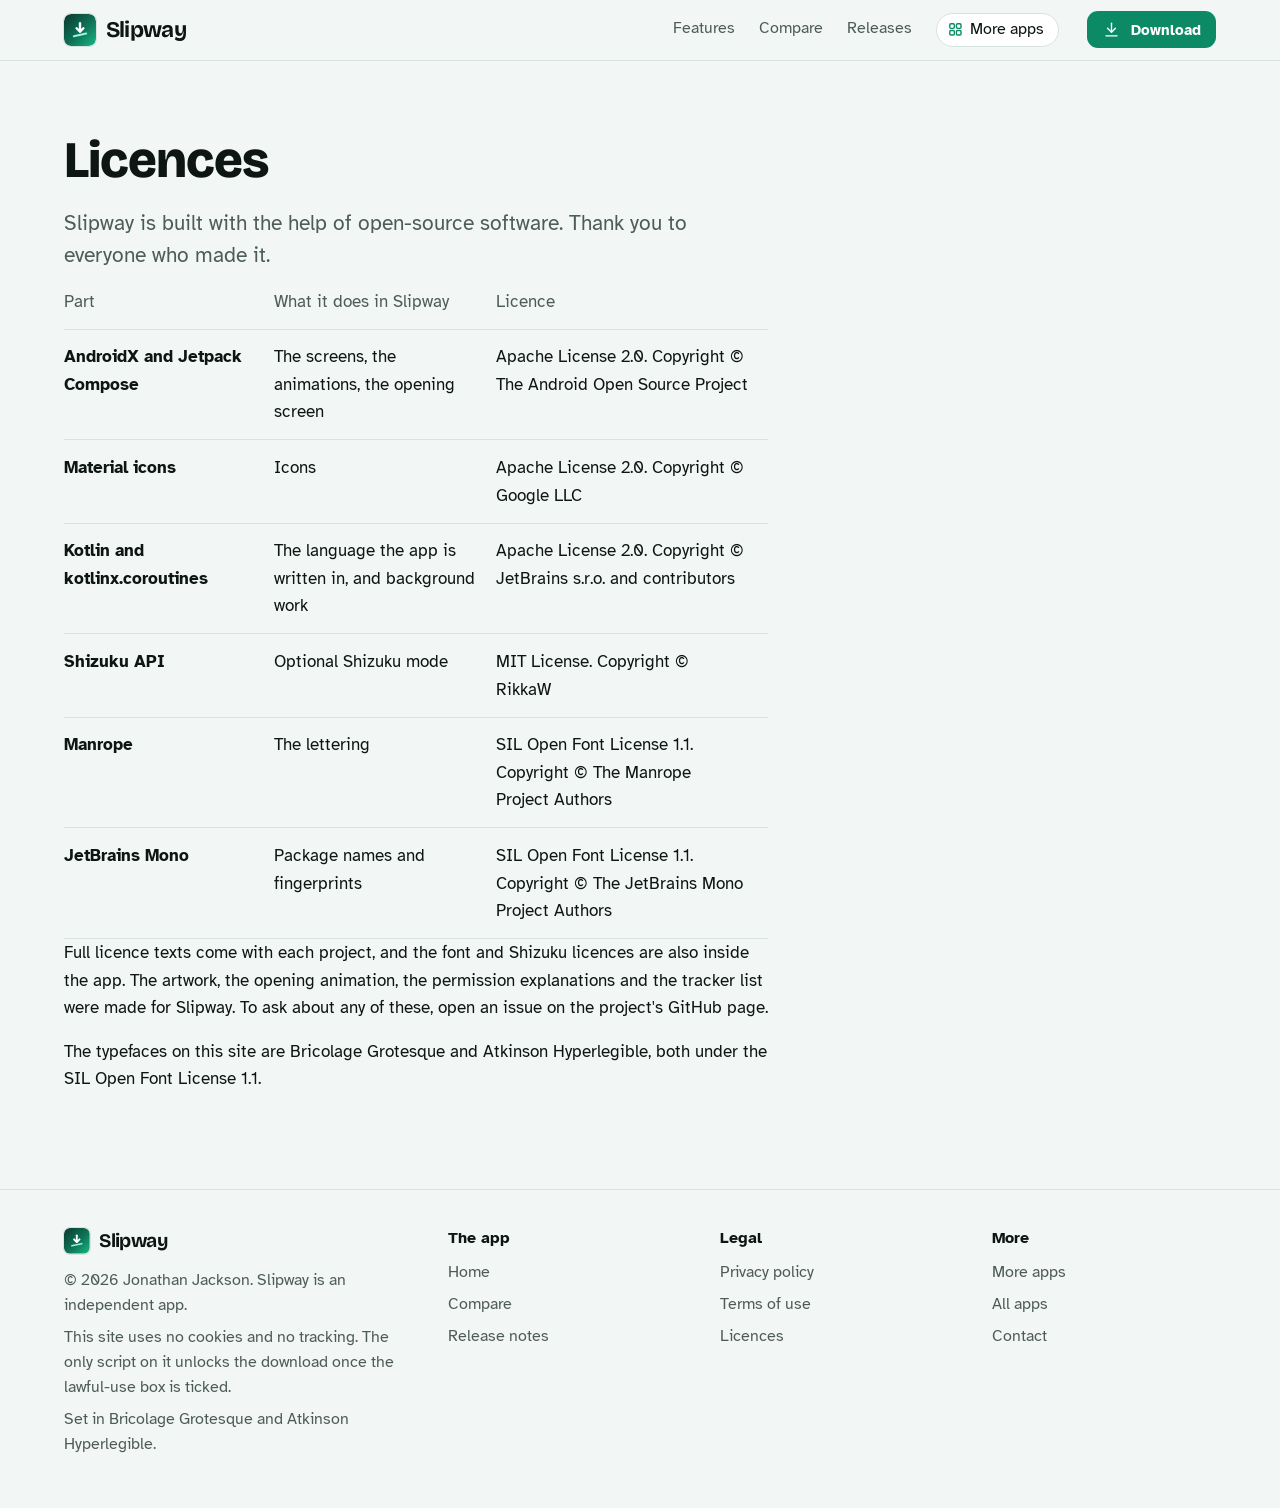
<file: licences.html>
<!DOCTYPE html>
<html lang="en-GB">
<head>
<meta charset="utf-8">
<meta name="viewport" content="width=device-width, initial-scale=1">
<title>Slipway licences</title>
<meta name="description" content="The open-source parts inside Slipway and their licences.">
<meta name="author" content="Jonathan Jackson">
<link rel="canonical" href="https://customgpter.github.io/slipway/licences.html">
<meta name="theme-color" content="#f2f6f4" media="(prefers-color-scheme: light)">
<meta name="theme-color" content="#0b0e10" media="(prefers-color-scheme: dark)">
<meta property="og:type" content="website">
<meta property="og:site_name" content="Slipway">
<meta property="og:title" content="Slipway licences">
<meta property="og:description" content="The open-source parts inside Slipway and their licences.">
<meta property="og:url" content="https://customgpter.github.io/slipway/licences.html">
<meta property="og:image" content="https://customgpter.github.io/slipway/assets/og.png">
<meta property="og:image:width" content="1200">
<meta property="og:image:height" content="630">
<meta property="og:image:alt" content="Slipway&#x27;s home screen: install from a file, updates ready to install and recently added APK files">
<meta property="og:locale" content="en_GB">
<meta name="twitter:card" content="summary_large_image">
<link rel="icon" href="./assets/favicon.svg" type="image/svg+xml">
<link rel="apple-touch-icon" href="./assets/apple-touch-icon.png">
<link rel="preload" href="./assets/fonts/bricolage-grotesque-latin.woff2" as="font" type="font/woff2" crossorigin>
<link rel="preload" href="./assets/fonts/atkinson-hyperlegible-latin-400-normal.woff2" as="font" type="font/woff2" crossorigin>
<link rel="stylesheet" href="./assets/site.css?v=1">
<link rel="stylesheet" href="./assets/house.css?v=1">
<link rel="stylesheet" href="./assets/apps-list.css?v=1">
<script src="./assets/apps-list.js?v=1" defer></script>
</head>
<body>
<a class="skip" href="#main">Skip to content</a>
<header class="masthead">
<div class="wrap">
<a class="brand" href="./" aria-label="Slipway home"><svg viewBox="0 0 108 108" aria-hidden="true"><defs><linearGradient id="swbg" x1="0" y1="0" x2="1" y2="1"><stop offset="0" stop-color="#0a3a30"/><stop offset=".55" stop-color="#0e7357"/><stop offset="1" stop-color="#19b784"/></linearGradient></defs><rect width="108" height="108" rx="24" fill="url(#swbg)"/><path d="M33 75L75 66" stroke="#9ff3d6" stroke-width="6.5" stroke-linecap="round" fill="none"/><path d="M54 31L54 58" stroke="#fff" stroke-width="8" stroke-linecap="round" fill="none"/><path d="M42.5 48L54 59.5L65.5 48" stroke="#fff" stroke-width="8" stroke-linecap="round" stroke-linejoin="round" fill="none"/></svg><span>Slipway</span></a>
<nav aria-label="Main"><ul><li><a href="./#features">Features</a></li><li><a href="./compare.html">Compare</a></li><li><a href="./releases.html">Releases</a></li><li><a class="more-apps" href="./more-apps.html"><svg class="ico" viewBox="0 0 24 24" aria-hidden="true"><rect x="4" y="4" width="6.5" height="6.5" rx="1.6"/><rect x="13.5" y="4" width="6.5" height="6.5" rx="1.6"/><rect x="4" y="13.5" width="6.5" height="6.5" rx="1.6"/><rect x="13.5" y="13.5" width="6.5" height="6.5" rx="1.6"/></svg>More apps</a></li></ul></nav>
<a class="button small" href="./#download"><svg class="ico" viewBox="0 0 24 24" aria-hidden="true"><path d="M12 4v11"/><path d="M7 10.5l5 5 5-5"/><path d="M5 20h14"/></svg>Download</a>
</div>
</header>
<main id="main" class="doc">
<div class="wrap">
<div class="measure">
<h1>Licences</h1>
<p class="lede">Slipway is built with the help of open-source software. Thank you to everyone who made it.</p>
<div class="scroll"><table><thead><tr><th scope="col">Part</th><th scope="col">What it does in Slipway</th><th scope="col">Licence</th></tr></thead><tbody><tr><th scope="row">AndroidX and Jetpack Compose</th><td>The screens, the animations, the opening screen</td><td>Apache License 2.0. Copyright &copy; The Android Open Source Project</td></tr><tr><th scope="row">Material icons</th><td>Icons</td><td>Apache License 2.0. Copyright &copy; Google LLC</td></tr><tr><th scope="row">Kotlin and kotlinx.coroutines</th><td>The language the app is written in, and background work</td><td>Apache License 2.0. Copyright &copy; JetBrains s.r.o. and contributors</td></tr><tr><th scope="row">Shizuku API</th><td>Optional Shizuku mode</td><td>MIT License. Copyright &copy; RikkaW</td></tr><tr><th scope="row">Manrope</th><td>The lettering</td><td>SIL Open Font License 1.1. Copyright &copy; The Manrope Project Authors</td></tr><tr><th scope="row">JetBrains Mono</th><td>Package names and fingerprints</td><td>SIL Open Font License 1.1. Copyright &copy; The JetBrains Mono Project Authors</td></tr></tbody></table></div>
<p>Full licence texts come with each project, and the font and Shizuku licences are also inside the app. The artwork, the opening animation, the permission explanations and the tracker list were made for Slipway. To ask about any of these, open an issue on the project's GitHub page.</p>
<p>The typefaces on this site are Bricolage Grotesque and Atkinson Hyperlegible, both under the SIL Open Font License 1.1.</p>
</div>
</div>
</main>
<footer class="colophon">
<div class="wrap">
<div>
<a class="brand" href="./" aria-label="Slipway home"><svg viewBox="0 0 108 108" aria-hidden="true"><defs><linearGradient id="swbg" x1="0" y1="0" x2="1" y2="1"><stop offset="0" stop-color="#0a3a30"/><stop offset=".55" stop-color="#0e7357"/><stop offset="1" stop-color="#19b784"/></linearGradient></defs><rect width="108" height="108" rx="24" fill="url(#swbg)"/><path d="M33 75L75 66" stroke="#9ff3d6" stroke-width="6.5" stroke-linecap="round" fill="none"/><path d="M54 31L54 58" stroke="#fff" stroke-width="8" stroke-linecap="round" fill="none"/><path d="M42.5 48L54 59.5L65.5 48" stroke="#fff" stroke-width="8" stroke-linecap="round" stroke-linejoin="round" fill="none"/></svg><span>Slipway</span></a>
<p>&copy; 2026 Jonathan Jackson. Slipway is an independent app.</p>
<p>This site uses no cookies and no tracking. The only script on it unlocks the download once the lawful-use box is ticked.</p>
<p>Set in Bricolage Grotesque and Atkinson Hyperlegible.</p>
</div>
<nav aria-label="The app"><h2>The app</h2><ul>
<li><a href="./">Home</a></li>
<li><a href="./compare.html">Compare</a></li>
<li><a href="./releases.html">Release notes</a></li>

</ul></nav>
<nav aria-label="Legal"><h2>Legal</h2><ul>
<li><a href="./privacy.html">Privacy policy</a></li>
<li><a href="./terms.html">Terms of use</a></li>
<li><a href="./licences.html">Licences</a></li>
</ul></nav>
<nav aria-label="More"><h2>More</h2><ul>
<li><a href="./more-apps.html">More apps</a></li>
<li><a href="https://customgpter.github.io/">All apps</a></li>
<li><a href="https://github.com/CustomGPTer/slipway/issues">Contact</a></li>
</ul></nav>
</div>
</footer>
</body>
</html>
</file>
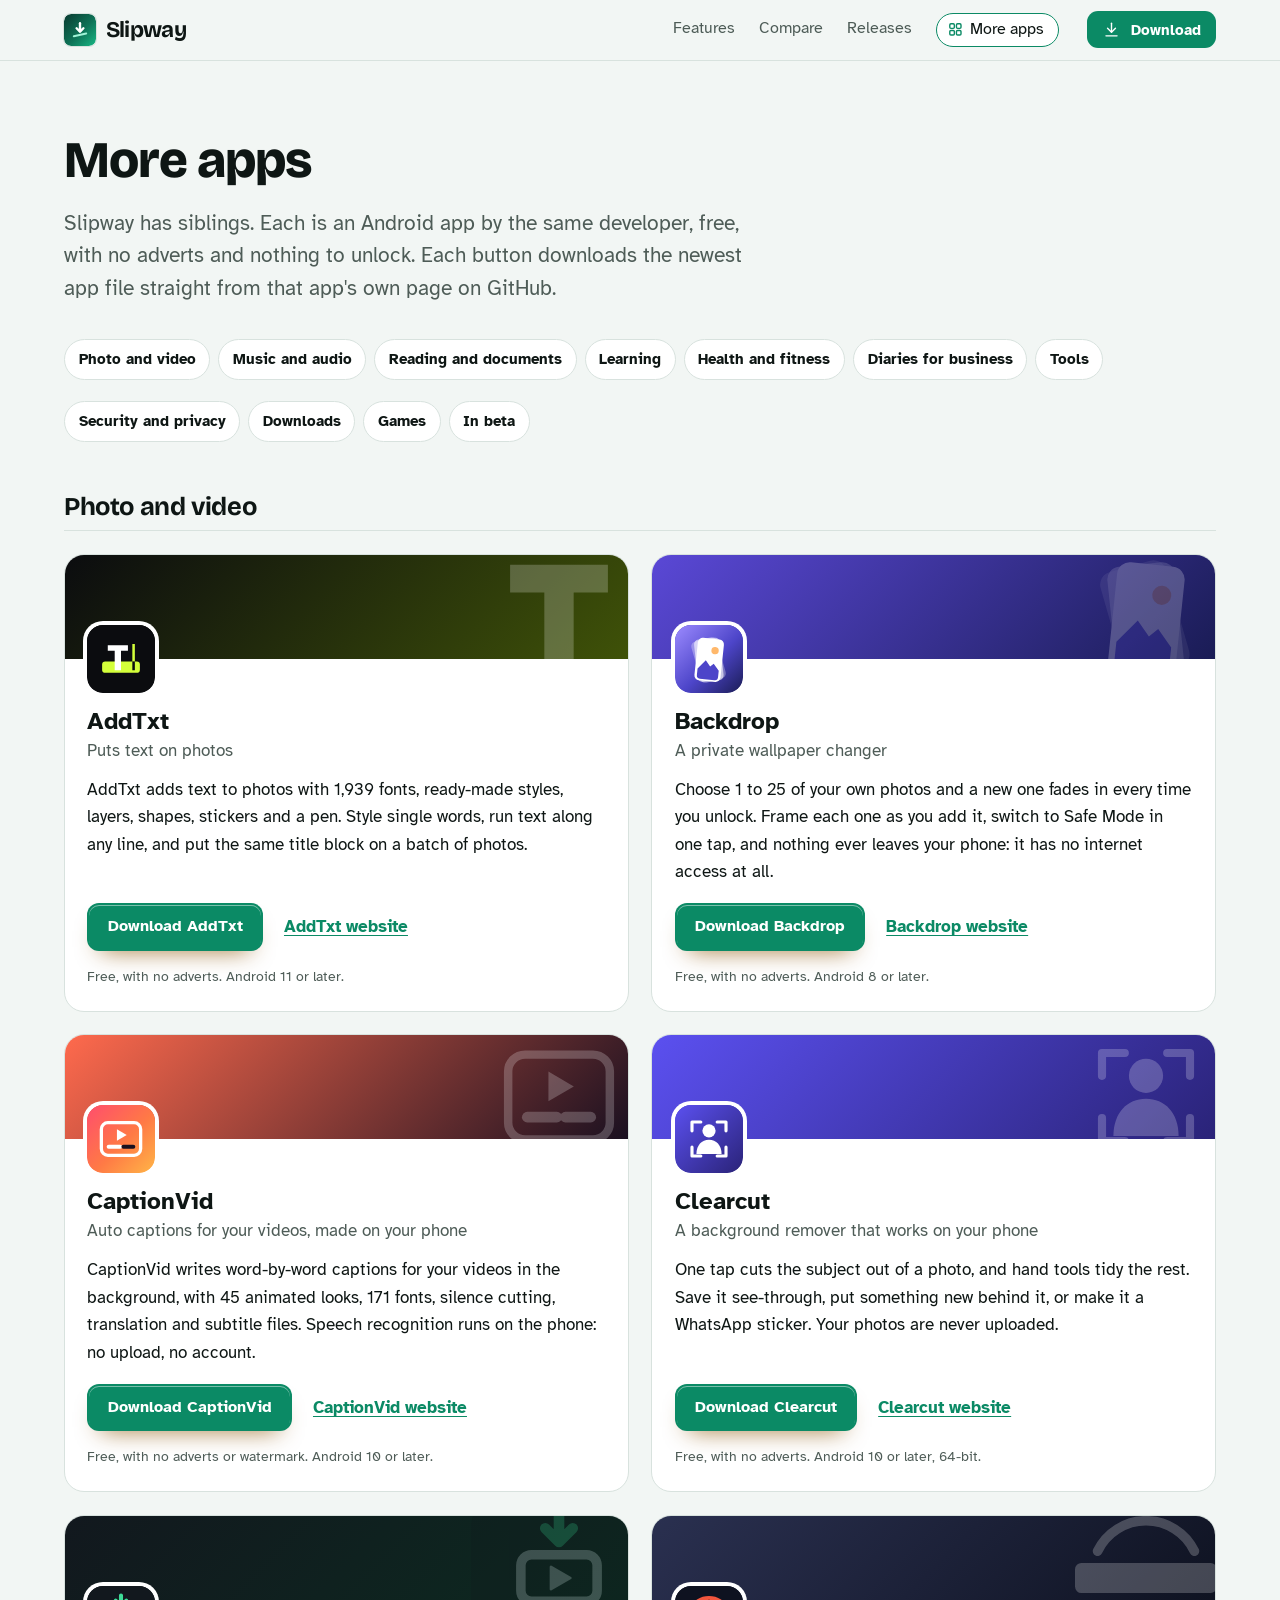
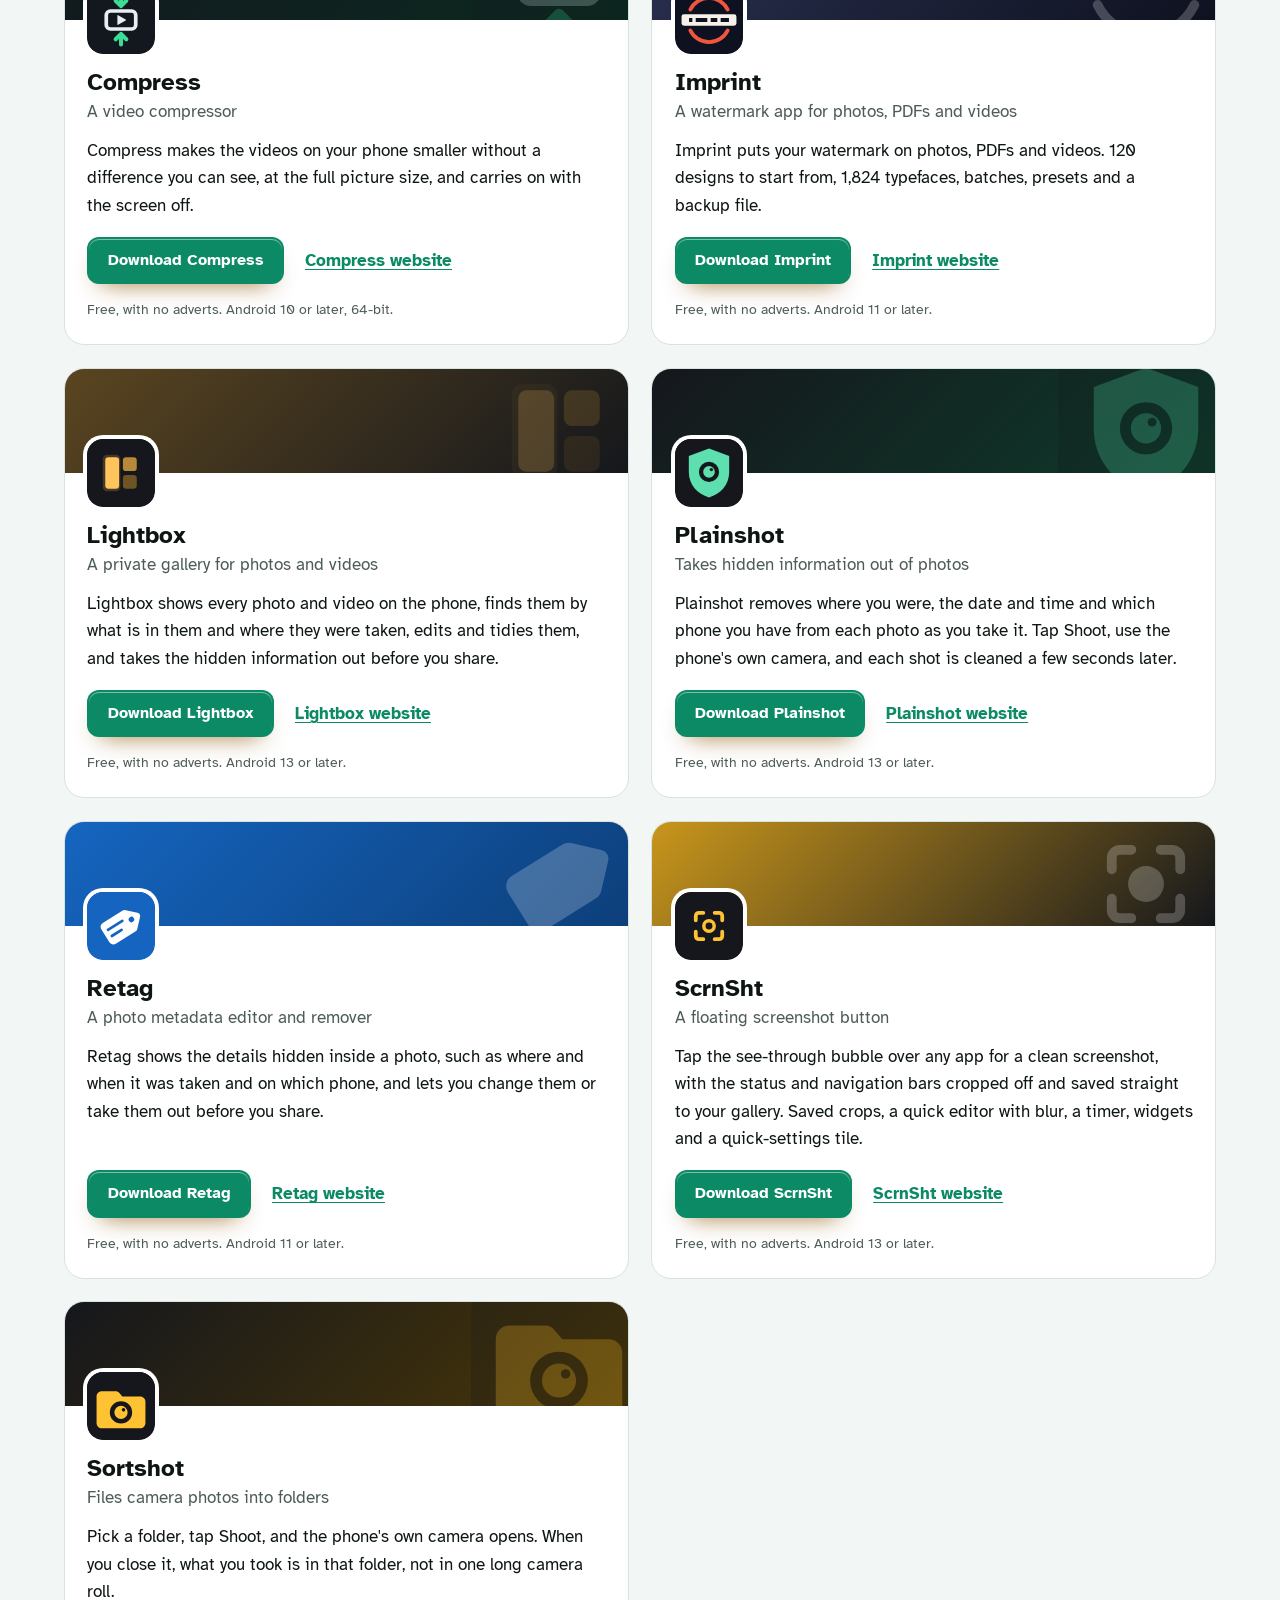
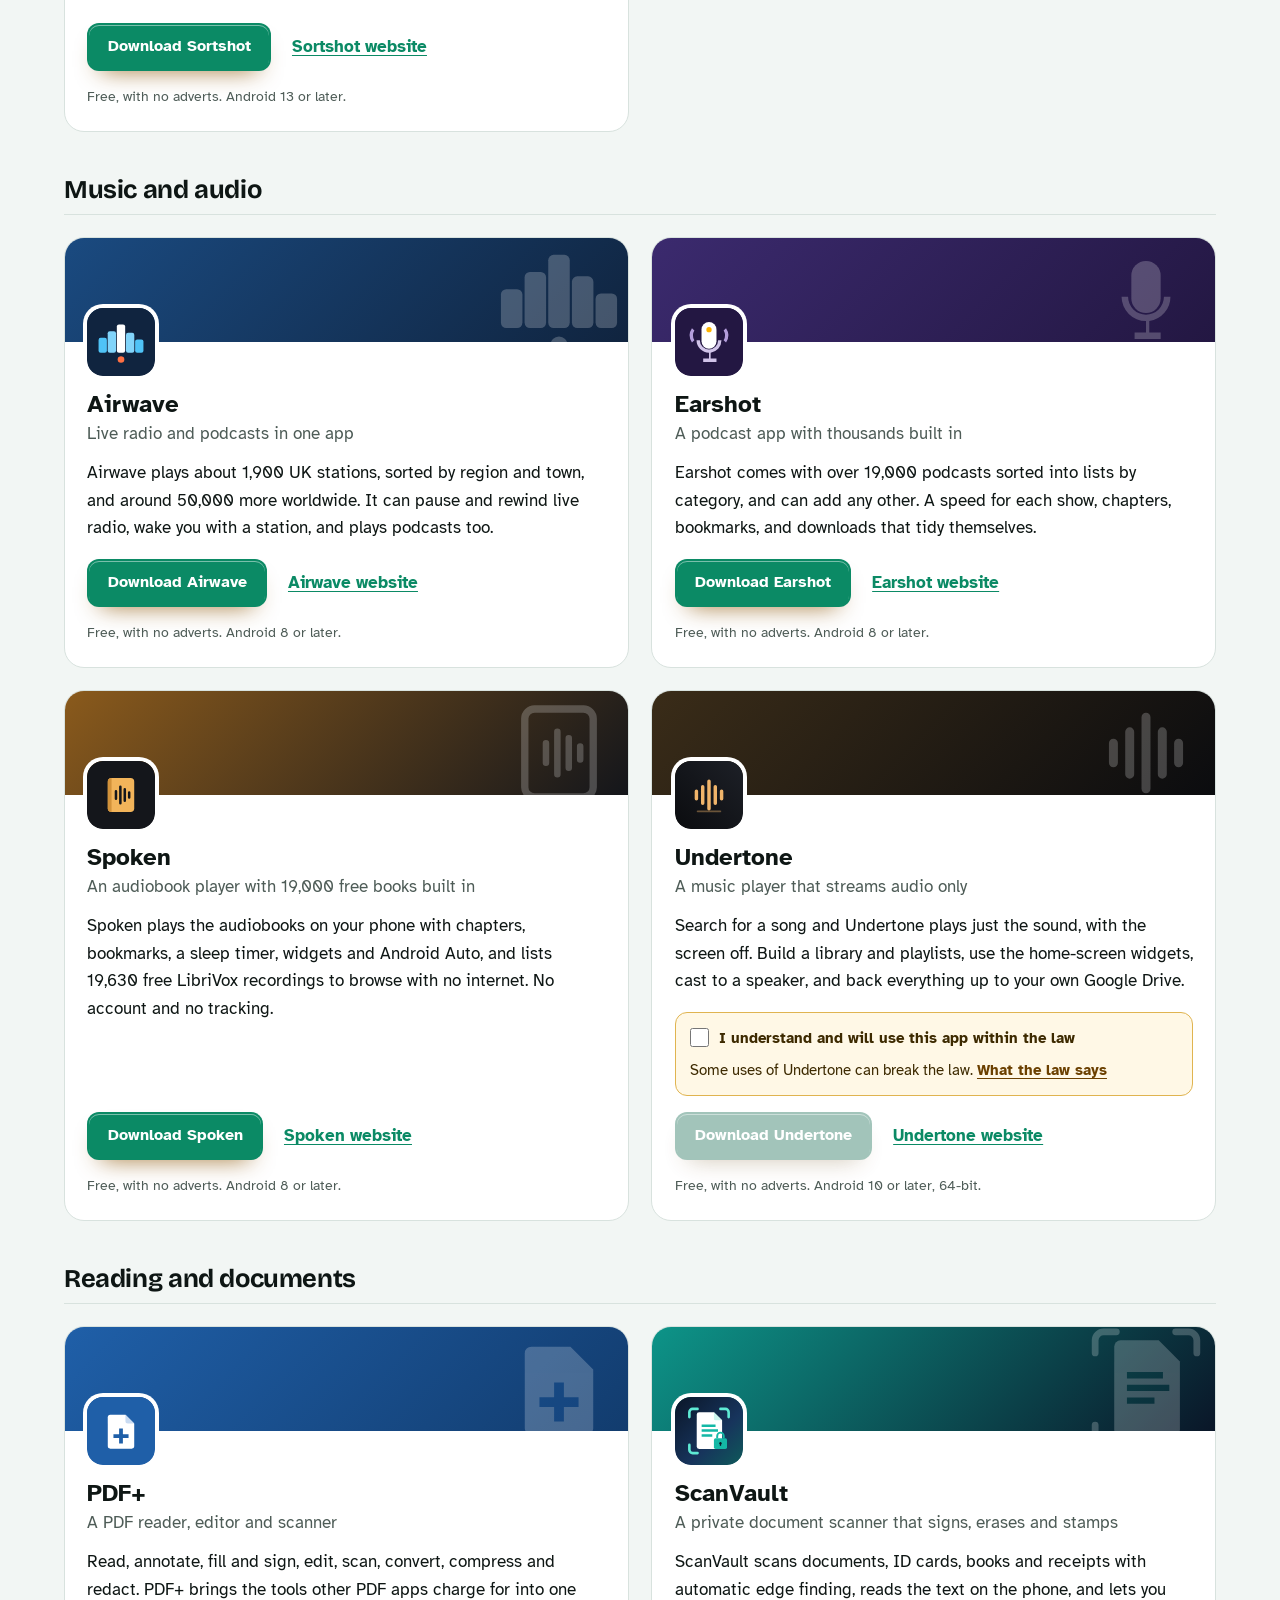
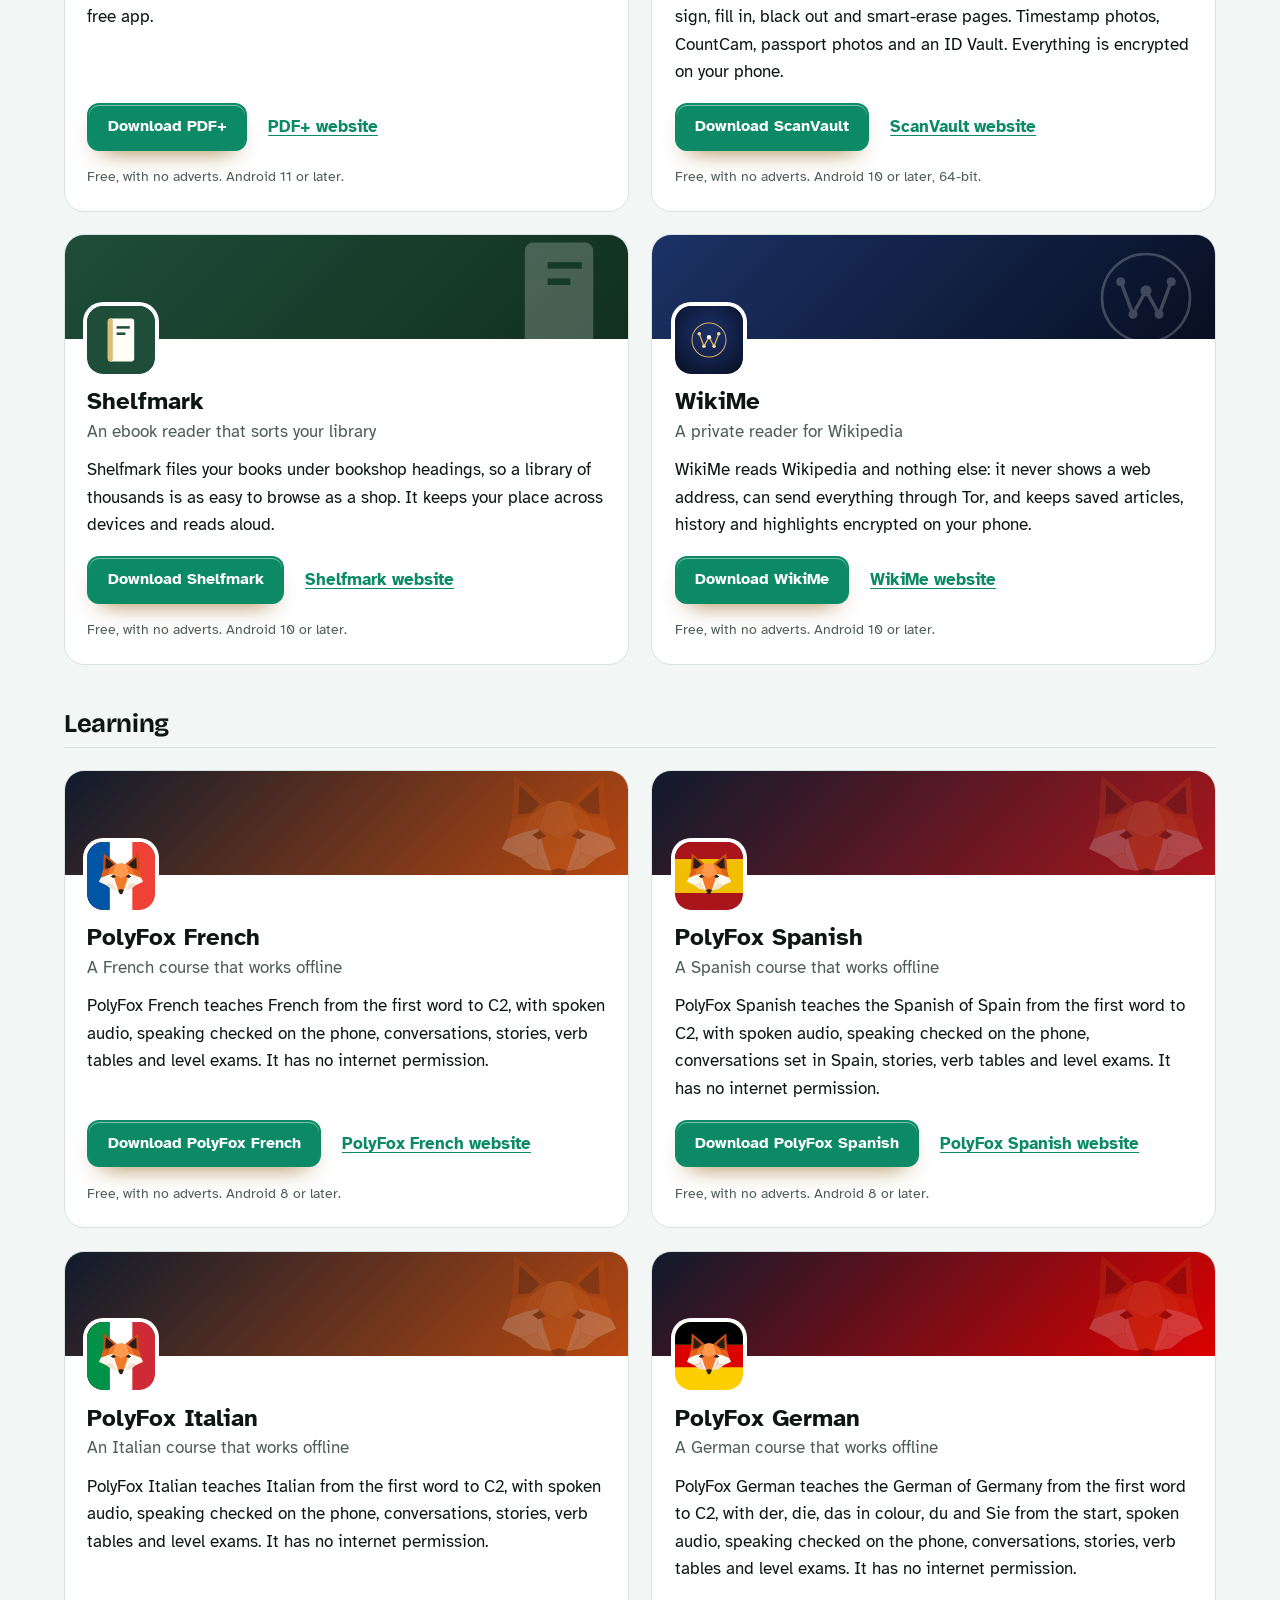
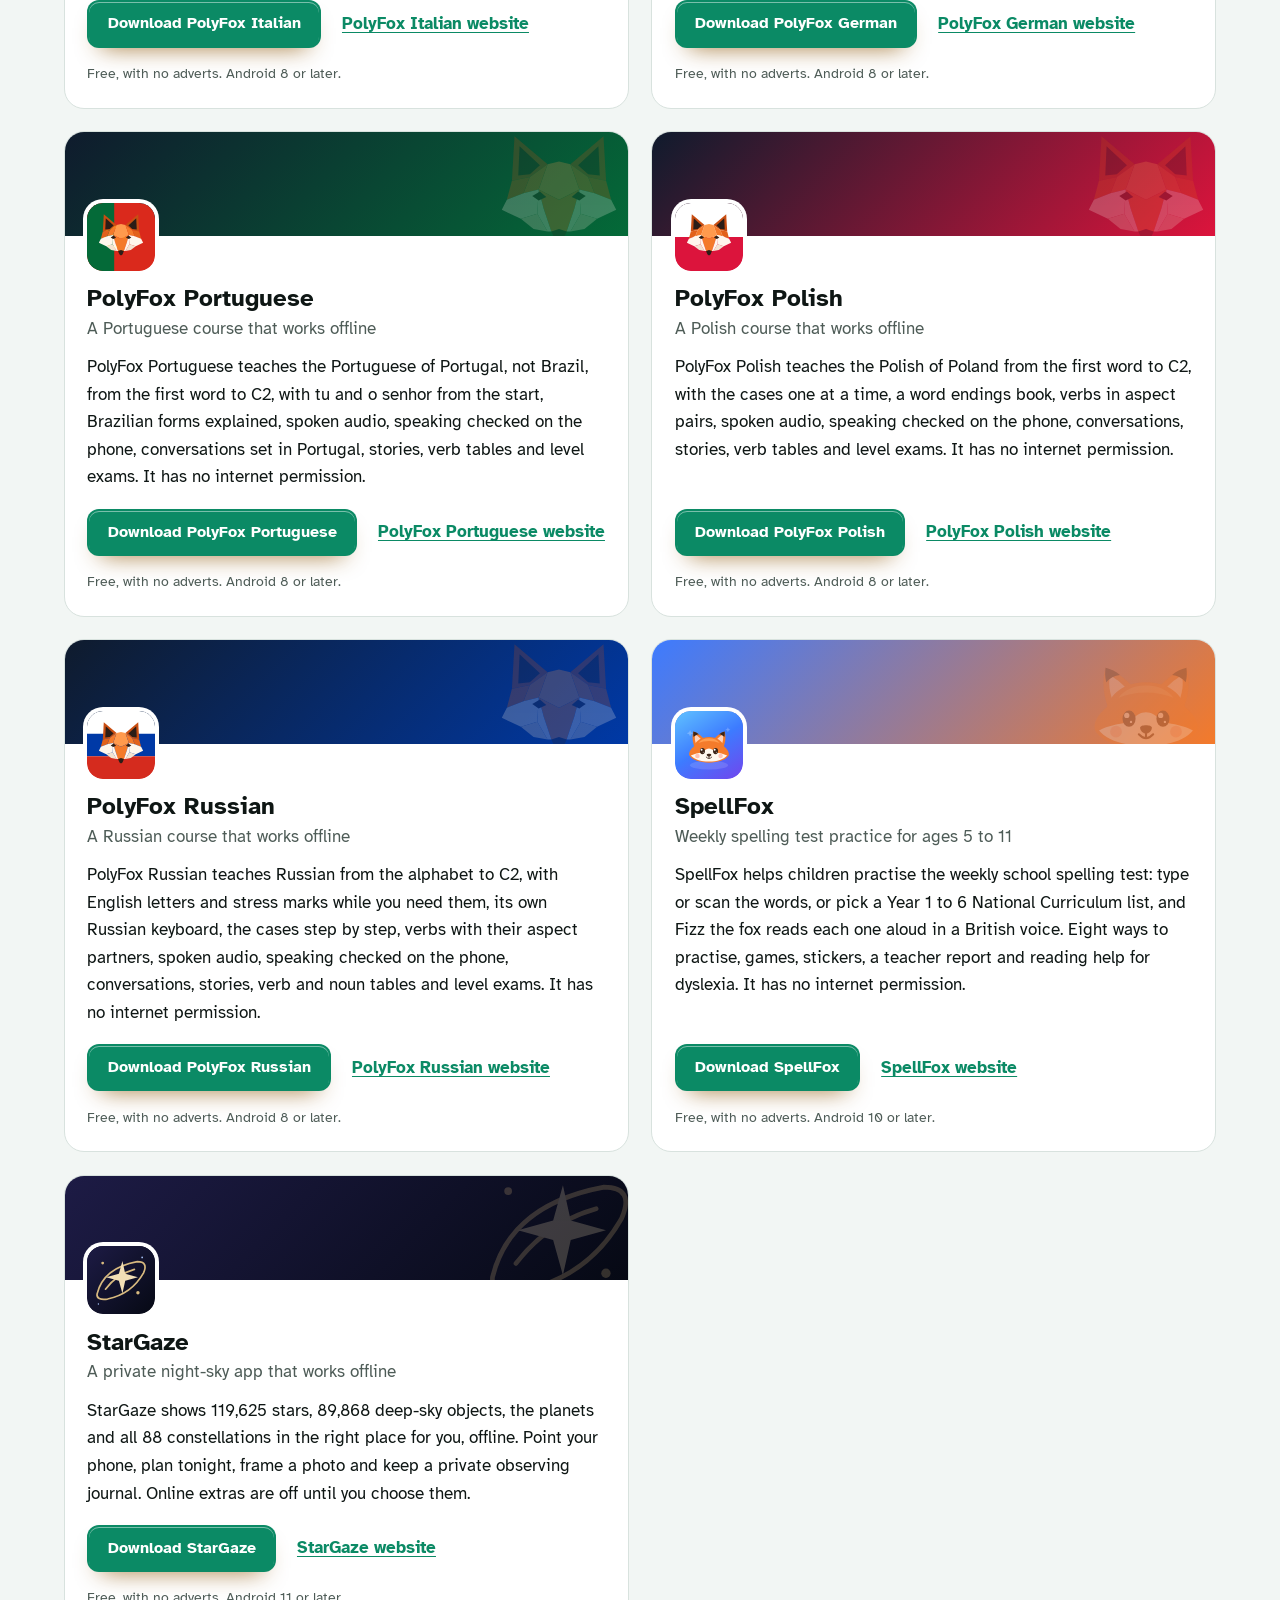
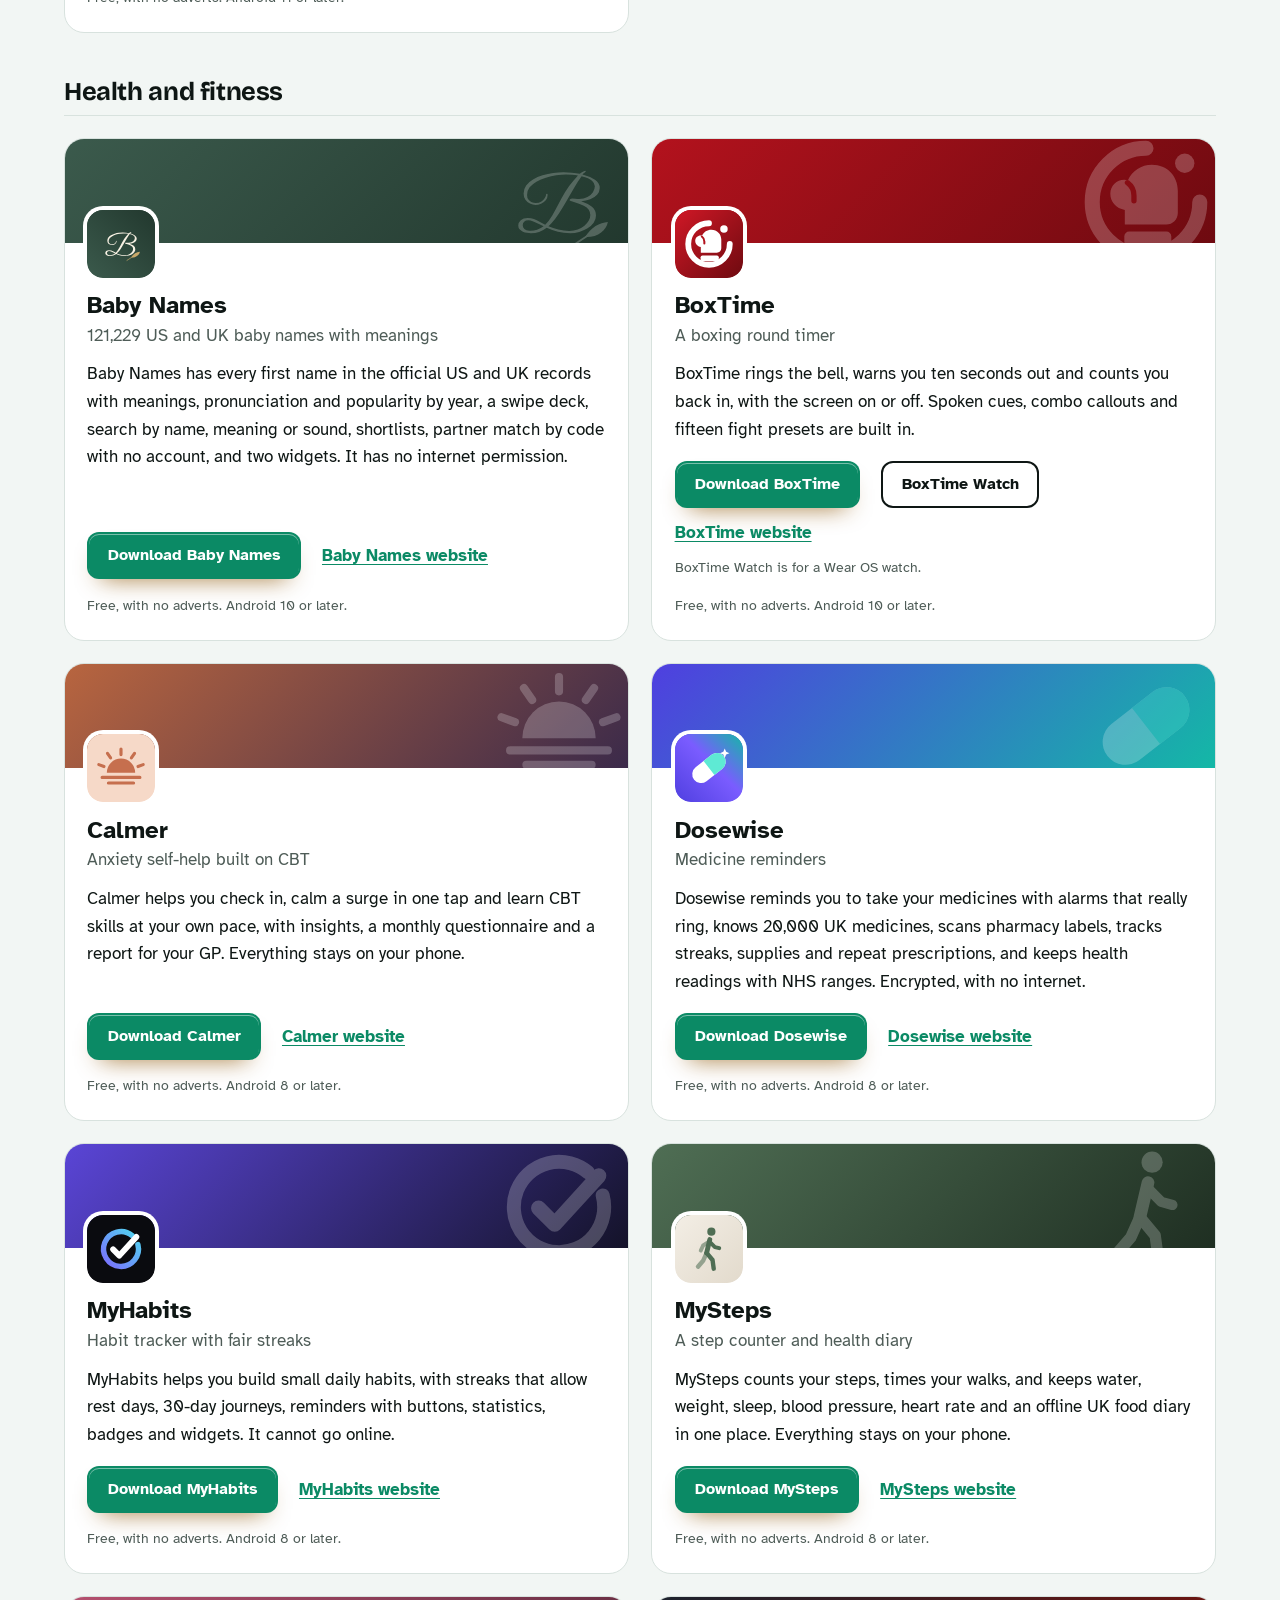
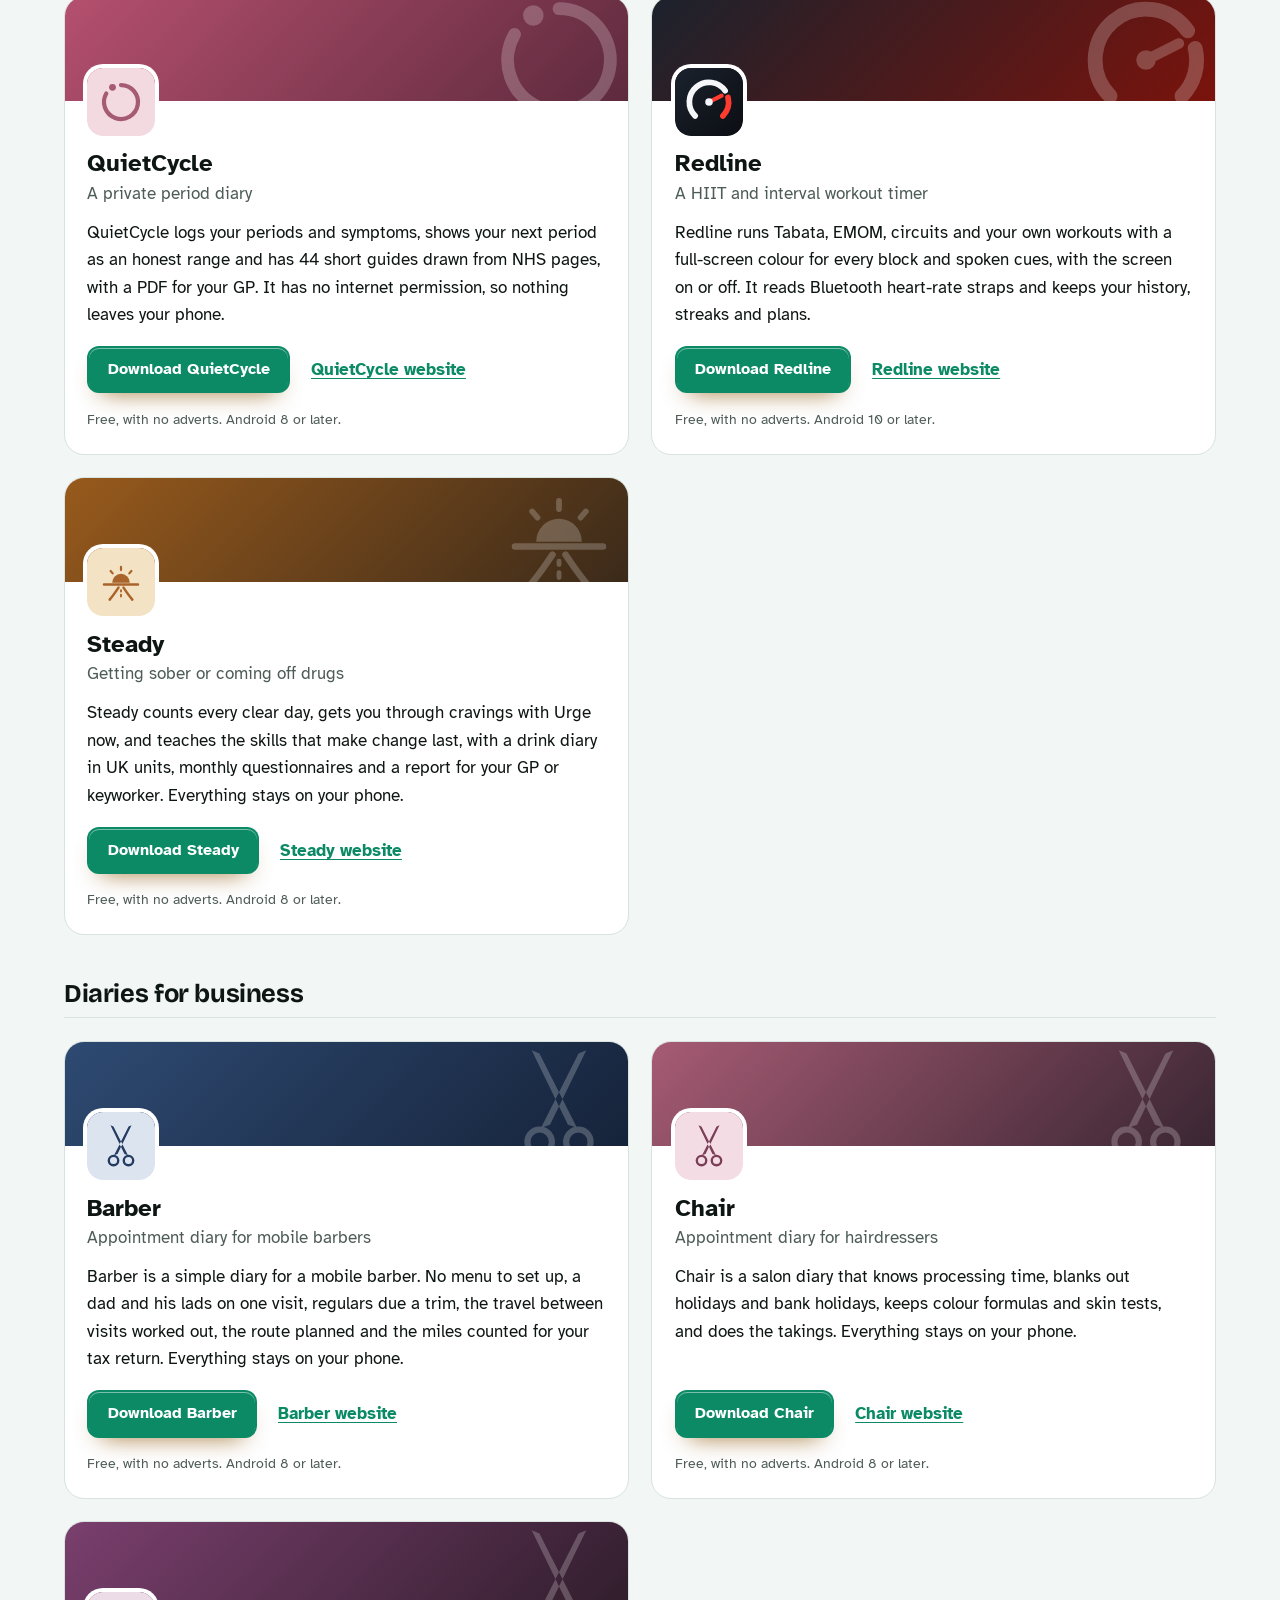
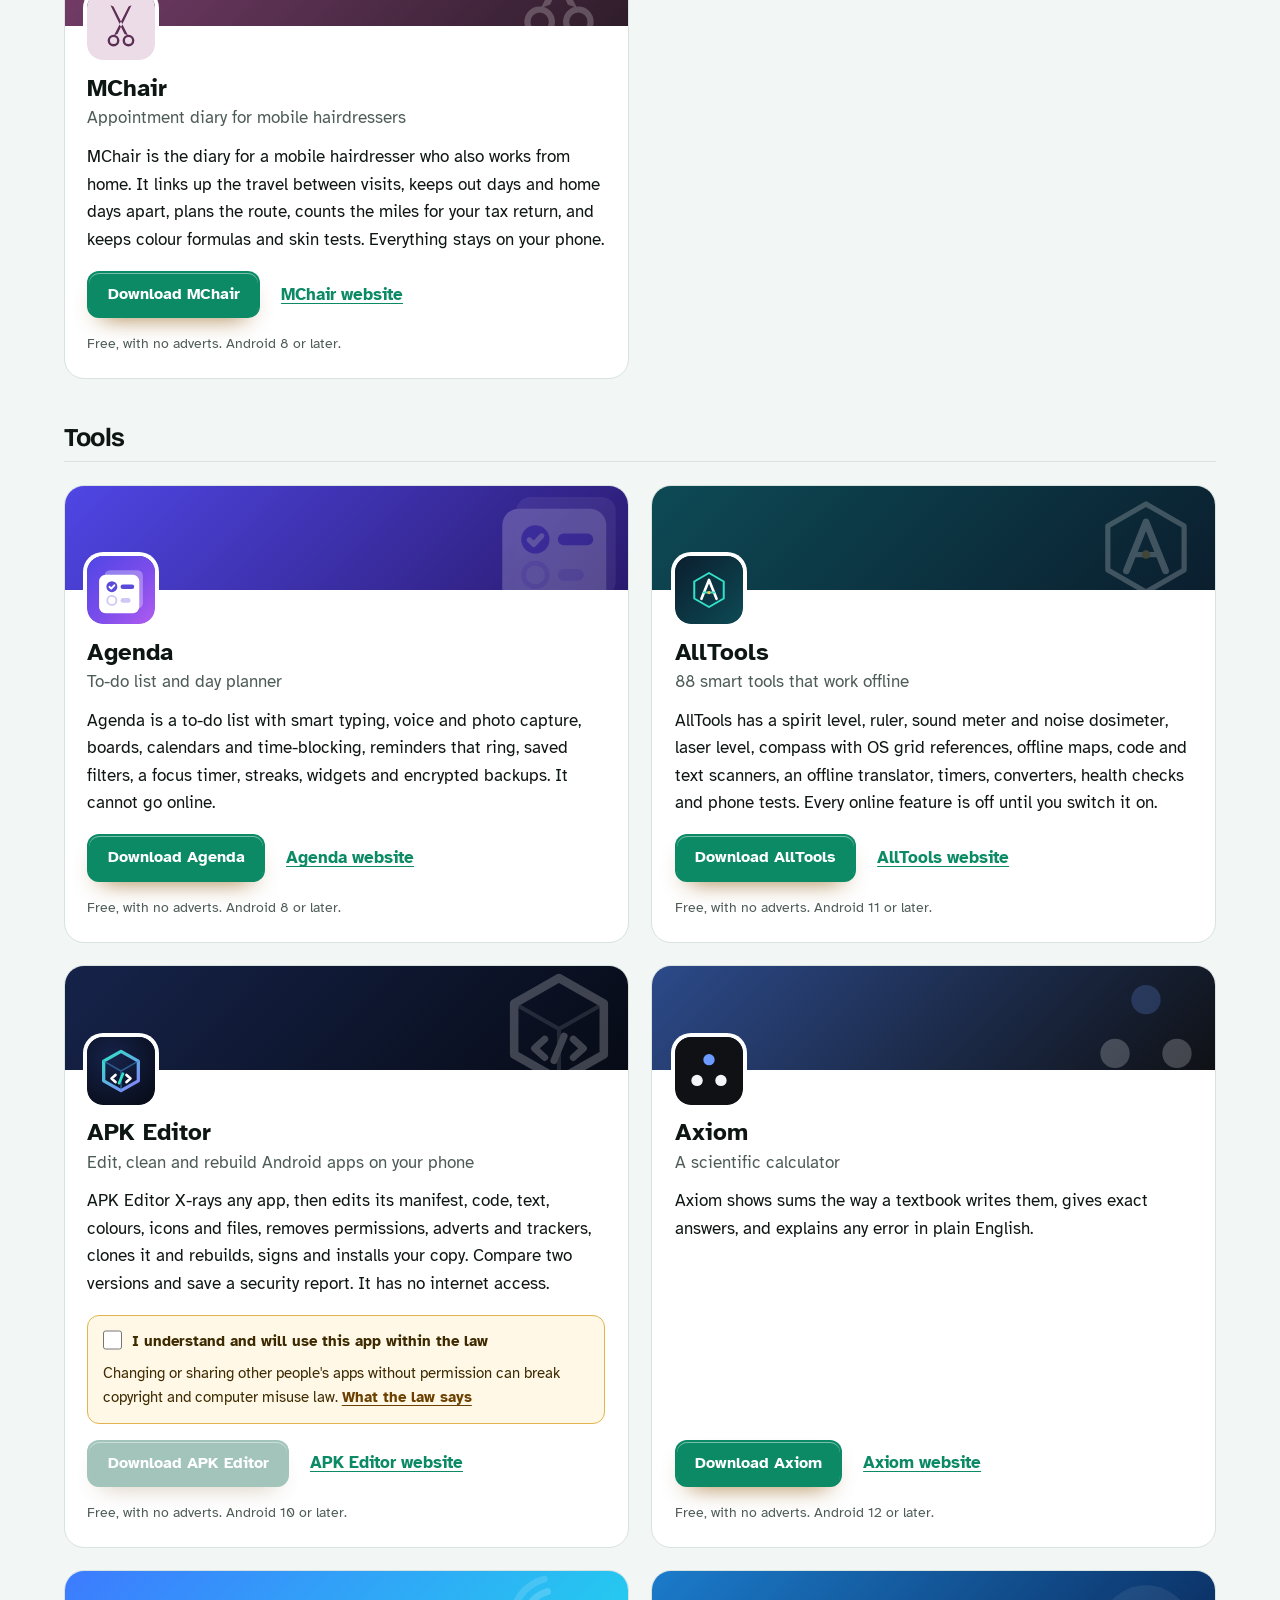
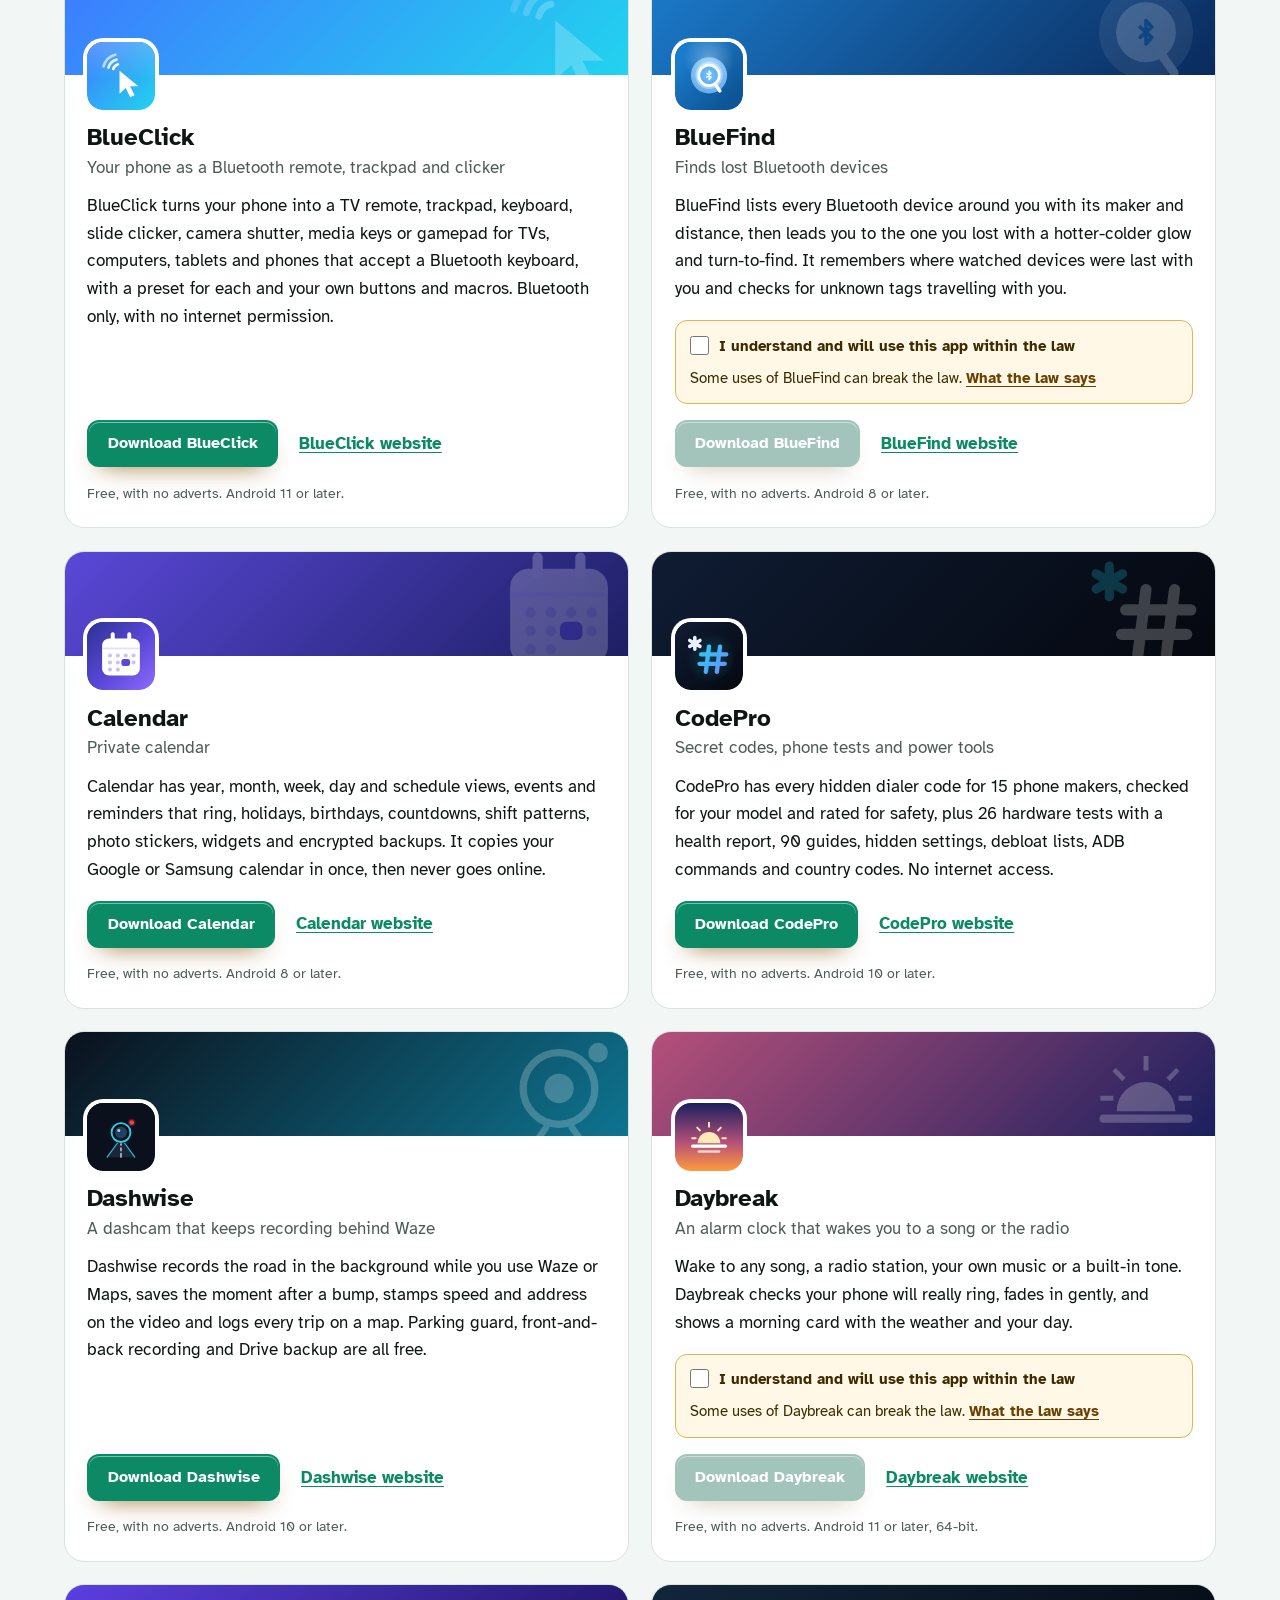
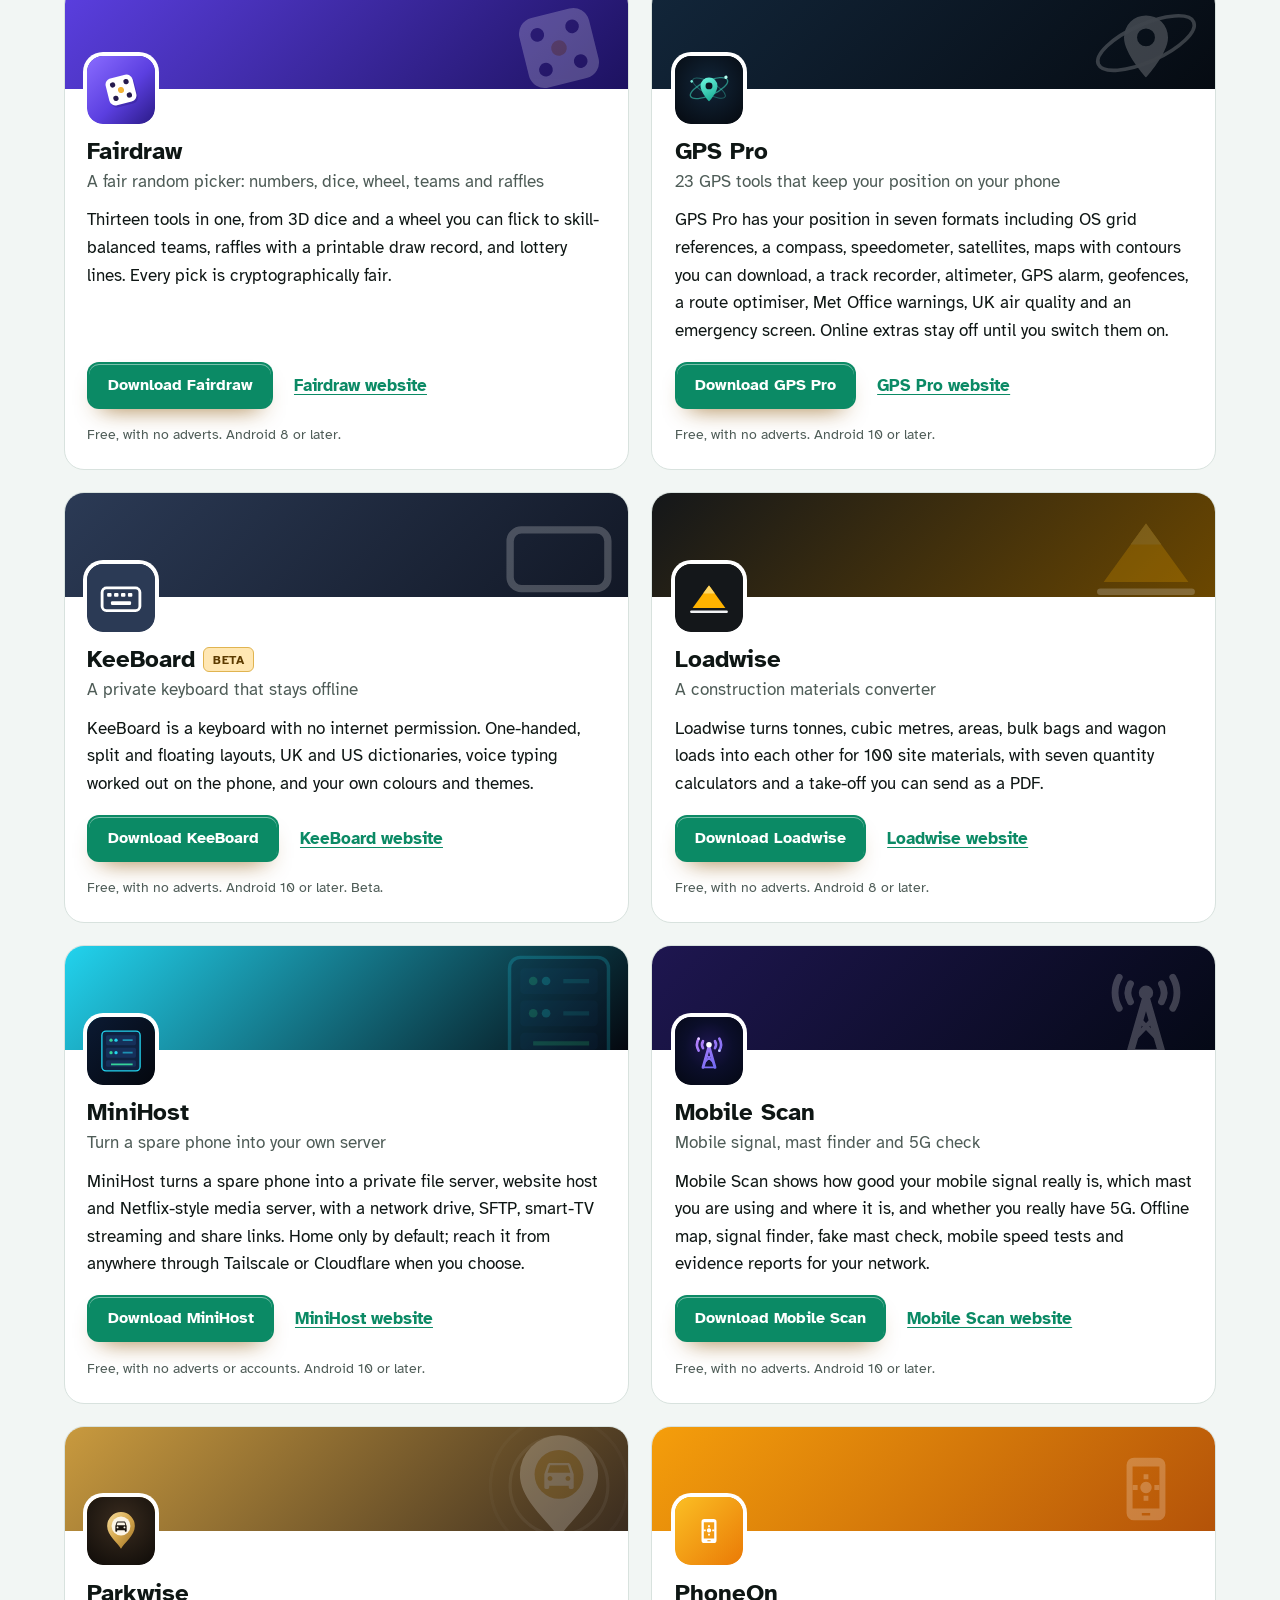
<file: more-apps.html>
<!DOCTYPE html>
<html lang="en-GB">
<head>
<meta charset="utf-8">
<meta name="viewport" content="width=device-width, initial-scale=1">
<title>More free Android apps from the maker of Slipway</title>
<meta name="description" content="All 101 free Android apps from the maker of Slipway, in one list by category, each with its download and a link to its website.">
<meta name="author" content="Jonathan Jackson">
<link rel="canonical" href="https://customgpter.github.io/slipway/more-apps.html">
<meta name="theme-color" content="#f2f6f4" media="(prefers-color-scheme: light)">
<meta name="theme-color" content="#0b0e10" media="(prefers-color-scheme: dark)">
<meta property="og:type" content="website">
<meta property="og:site_name" content="Slipway">
<meta property="og:title" content="More free Android apps from the maker of Slipway">
<meta property="og:description" content="All 101 free Android apps from the maker of Slipway, in one list by category, each with its download and a link to its website.">
<meta property="og:url" content="https://customgpter.github.io/slipway/more-apps.html">
<meta property="og:image" content="https://customgpter.github.io/slipway/assets/og.png">
<meta property="og:image:width" content="1200">
<meta property="og:image:height" content="630">
<meta property="og:image:alt" content="Slipway&#x27;s home screen: install from a file, updates ready to install and recently added APK files">
<meta property="og:locale" content="en_GB">
<meta name="twitter:card" content="summary_large_image">
<link rel="icon" href="./assets/favicon.svg" type="image/svg+xml">
<link rel="apple-touch-icon" href="./assets/apple-touch-icon.png">
<link rel="preload" href="./assets/fonts/bricolage-grotesque-latin.woff2" as="font" type="font/woff2" crossorigin>
<link rel="preload" href="./assets/fonts/atkinson-hyperlegible-latin-400-normal.woff2" as="font" type="font/woff2" crossorigin>
<link rel="stylesheet" href="./assets/site.css?v=1">
<link rel="stylesheet" href="./assets/house.css?v=1">
<link rel="stylesheet" href="./assets/apps-list.css?v=1">
<script src="./assets/apps-list.js?v=1" defer></script>
<script type="application/ld+json">{"@context":"https://schema.org","@type":"ItemList","name":"Apps from the maker of Slipway","url":"https://customgpter.github.io/slipway/more-apps.html","itemListElement":[{"@type":"ListItem","position":1,"name":"AddTxt","url":"https://customgpter.github.io/addtxt/"},{"@type":"ListItem","position":2,"name":"Backdrop","url":"https://customgpter.github.io/backdrop/"},{"@type":"ListItem","position":3,"name":"CaptionVid","url":"https://customgpter.github.io/captionvid/"},{"@type":"ListItem","position":4,"name":"Clearcut","url":"https://customgpter.github.io/clearcut/"},{"@type":"ListItem","position":5,"name":"Compress","url":"https://customgpter.github.io/compress/"},{"@type":"ListItem","position":6,"name":"Imprint","url":"https://customgpter.github.io/imprint/"},{"@type":"ListItem","position":7,"name":"Lightbox","url":"https://customgpter.github.io/lightbox/"},{"@type":"ListItem","position":8,"name":"Plainshot","url":"https://customgpter.github.io/plainshot/"},{"@type":"ListItem","position":9,"name":"Retag","url":"https://customgpter.github.io/retag/"},{"@type":"ListItem","position":10,"name":"ScrnSht","url":"https://customgpter.github.io/scrnsht/"},{"@type":"ListItem","position":11,"name":"Sortshot","url":"https://customgpter.github.io/sortshot/"},{"@type":"ListItem","position":12,"name":"Airwave","url":"https://customgpter.github.io/airwave/"},{"@type":"ListItem","position":13,"name":"Earshot","url":"https://customgpter.github.io/earshot/"},{"@type":"ListItem","position":14,"name":"Spoken","url":"https://customgpter.github.io/spoken/"},{"@type":"ListItem","position":15,"name":"Undertone","url":"https://customgpter.github.io/undertone/"},{"@type":"ListItem","position":16,"name":"PDF+","url":"https://customgpter.github.io/pdfplus/"},{"@type":"ListItem","position":17,"name":"ScanVault","url":"https://customgpter.github.io/scanvault/"},{"@type":"ListItem","position":18,"name":"Shelfmark","url":"https://customgpter.github.io/shelfmark/"},{"@type":"ListItem","position":19,"name":"WikiMe","url":"https://customgpter.github.io/wikime/"},{"@type":"ListItem","position":20,"name":"PolyFox French","url":"https://customgpter.github.io/polyfox/"},{"@type":"ListItem","position":21,"name":"PolyFox Spanish","url":"https://customgpter.github.io/polyfox-spanish/"},{"@type":"ListItem","position":22,"name":"PolyFox Italian","url":"https://customgpter.github.io/polyfox-italian/"},{"@type":"ListItem","position":23,"name":"PolyFox German","url":"https://customgpter.github.io/polyfox-german/"},{"@type":"ListItem","position":24,"name":"PolyFox Portuguese","url":"https://customgpter.github.io/polyfox-portuguese/"},{"@type":"ListItem","position":25,"name":"PolyFox Polish","url":"https://customgpter.github.io/polyfox-polish/"},{"@type":"ListItem","position":26,"name":"PolyFox Russian","url":"https://customgpter.github.io/polyfox-russian/"},{"@type":"ListItem","position":27,"name":"SpellFox","url":"https://customgpter.github.io/spellfox/"},{"@type":"ListItem","position":28,"name":"StarGaze","url":"https://customgpter.github.io/stargaze/"},{"@type":"ListItem","position":29,"name":"Baby Names","url":"https://customgpter.github.io/babynames/"},{"@type":"ListItem","position":30,"name":"BoxTime","url":"https://customgpter.github.io/boxtime/"},{"@type":"ListItem","position":31,"name":"Calmer","url":"https://customgpter.github.io/calmer/"},{"@type":"ListItem","position":32,"name":"Dosewise","url":"https://customgpter.github.io/dosewise/"},{"@type":"ListItem","position":33,"name":"MyHabits","url":"https://customgpter.github.io/myhabits/"},{"@type":"ListItem","position":34,"name":"MySteps","url":"https://customgpter.github.io/mysteps/"},{"@type":"ListItem","position":35,"name":"QuietCycle","url":"https://customgpter.github.io/quietcycle/"},{"@type":"ListItem","position":36,"name":"Redline","url":"https://customgpter.github.io/redline/"},{"@type":"ListItem","position":37,"name":"Steady","url":"https://customgpter.github.io/steady/"},{"@type":"ListItem","position":38,"name":"Barber","url":"https://customgpter.github.io/barber/"},{"@type":"ListItem","position":39,"name":"Chair","url":"https://customgpter.github.io/chair/"},{"@type":"ListItem","position":40,"name":"MChair","url":"https://customgpter.github.io/mchair/"},{"@type":"ListItem","position":41,"name":"Agenda","url":"https://customgpter.github.io/agenda/"},{"@type":"ListItem","position":42,"name":"AllTools","url":"https://customgpter.github.io/alltools/"},{"@type":"ListItem","position":43,"name":"APK Editor","url":"https://customgpter.github.io/apkeditor/"},{"@type":"ListItem","position":44,"name":"Axiom","url":"https://customgpter.github.io/axiom/"},{"@type":"ListItem","position":45,"name":"BlueClick","url":"https://customgpter.github.io/blueclick/"},{"@type":"ListItem","position":46,"name":"BlueFind","url":"https://customgpter.github.io/bluefind/"},{"@type":"ListItem","position":47,"name":"Calendar","url":"https://customgpter.github.io/calendar/"},{"@type":"ListItem","position":48,"name":"CodePro","url":"https://customgpter.github.io/codepro/"},{"@type":"ListItem","position":49,"name":"Dashwise","url":"https://customgpter.github.io/dashwise/"},{"@type":"ListItem","position":50,"name":"Daybreak","url":"https://customgpter.github.io/daybreak/"},{"@type":"ListItem","position":51,"name":"Fairdraw","url":"https://customgpter.github.io/fairdraw/"},{"@type":"ListItem","position":52,"name":"GPS Pro","url":"https://customgpter.github.io/gpspro/"},{"@type":"ListItem","position":53,"name":"KeeBoard","url":"https://customgpter.github.io/keeboard/"},{"@type":"ListItem","position":54,"name":"Loadwise","url":"https://customgpter.github.io/loadwise/"},{"@type":"ListItem","position":55,"name":"MiniHost","url":"https://customgpter.github.io/minihost/"},{"@type":"ListItem","position":56,"name":"Mobile Scan","url":"https://customgpter.github.io/mobilescan/"},{"@type":"ListItem","position":57,"name":"Parkwise","url":"https://customgpter.github.io/parkwise/"},{"@type":"ListItem","position":58,"name":"PhoneOn","url":"https://customgpter.github.io/phoneon/"},{"@type":"ListItem","position":59,"name":"Pocketmind","url":"https://customgpter.github.io/pocketmind/"},{"@type":"ListItem","position":60,"name":"Refine","url":"https://customgpter.github.io/refine/"},{"@type":"ListItem","position":61,"name":"Shiftwise","url":"https://customgpter.github.io/shiftwise/"},{"@type":"ListItem","position":62,"name":"SimpleCalc","url":"https://customgpter.github.io/simplecalc/"},{"@type":"ListItem","position":63,"name":"Skyline","url":"https://customgpter.github.io/skyline/"},{"@type":"ListItem","position":64,"name":"Slipway","url":"https://customgpter.github.io/slipway/"},{"@type":"ListItem","position":65,"name":"Tagger","url":"https://customgpter.github.io/tagger/"},{"@type":"ListItem","position":66,"name":"TotalClean","url":"https://customgpter.github.io/totalclean/"},{"@type":"ListItem","position":67,"name":"TVLink","url":"https://customgpter.github.io/tvlink/"},{"@type":"ListItem","position":68,"name":"Unbox","url":"https://customgpter.github.io/unbox/"},{"@type":"ListItem","position":69,"name":"WhatsKeep","url":"https://customgpter.github.io/whatskeep/"},{"@type":"ListItem","position":70,"name":"WiFi Scan","url":"https://customgpter.github.io/wifiscan/"},{"@type":"ListItem","position":71,"name":"Auditly","url":"https://customgpter.github.io/auditly/"},{"@type":"ListItem","position":72,"name":"Backchannel","url":"https://customgpter.github.io/backchannel/"},{"@type":"ListItem","position":73,"name":"ENotes","url":"https://customgpter.github.io/enotes/"},{"@type":"ListItem","position":74,"name":"FindMe","url":"https://customgpter.github.io/findme/"},{"@type":"ListItem","position":75,"name":"iLock","url":"https://customgpter.github.io/ilock/"},{"@type":"ListItem","position":76,"name":"ImSafe","url":"https://customgpter.github.io/imsafe/"},{"@type":"ListItem","position":77,"name":"IShred","url":"https://customgpter.github.io/ishred/"},{"@type":"ListItem","position":78,"name":"LockBox","url":"https://customgpter.github.io/lockbox/"},{"@type":"ListItem","position":79,"name":"PassVault","url":"https://customgpter.github.io/passvault/"},{"@type":"ListItem","position":80,"name":"SpyFind","url":"https://customgpter.github.io/spyfind/"},{"@type":"ListItem","position":81,"name":"TextWipe","url":"https://customgpter.github.io/textwipe/"},{"@type":"ListItem","position":82,"name":"Tracewire","url":"https://customgpter.github.io/tracewire/"},{"@type":"ListItem","position":83,"name":"Vigil","url":"https://customgpter.github.io/vigil/"},{"@type":"ListItem","position":84,"name":"Grab","url":"https://customgpter.github.io/grab/"},{"@type":"ListItem","position":85,"name":"Swarm","url":"https://customgpter.github.io/swarm/"},{"@type":"ListItem","position":86,"name":"Plane Games","url":"https://customgpter.github.io/plane-games/"},{"@type":"ListItem","position":87,"name":"Ninefold","url":"https://customgpter.github.io/ninefold/"},{"@type":"ListItem","position":88,"name":"Cubewise","url":"https://customgpter.github.io/cubewise/"},{"@type":"ListItem","position":89,"name":"Tilewise","url":"https://customgpter.github.io/tilewise/"},{"@type":"ListItem","position":90,"name":"Letterwise","url":"https://customgpter.github.io/letterwise/"},{"@type":"ListItem","position":91,"name":"Kingside","url":"https://customgpter.github.io/kingside/"},{"@type":"ListItem","position":92,"name":"Deckhand","url":"https://customgpter.github.io/deckhand/"},{"@type":"ListItem","position":93,"name":"SNESForge","url":"https://customgpter.github.io/snesforge/"},{"@type":"ListItem","position":94,"name":"Fame Boy","url":"https://customgpter.github.io/fameboy/"},{"@type":"ListItem","position":95,"name":"PSPPro","url":"https://customgpter.github.io/psppro/"},{"@type":"ListItem","position":96,"name":"MegaGen","url":"https://customgpter.github.io/megagen/"},{"@type":"ListItem","position":97,"name":"QVR","url":"https://customgpter.github.io/qvr/"},{"@type":"ListItem","position":98,"name":"QVR Watch","url":"https://customgpter.github.io/qvr-watch/"},{"@type":"ListItem","position":99,"name":"QVRLite","url":"https://customgpter.github.io/qvrlite/"},{"@type":"ListItem","position":100,"name":"Onionz","url":"https://customgpter.github.io/onionz/"},{"@type":"ListItem","position":101,"name":"OnionzWeb","url":"https://customgpter.github.io/onionzweb/"}]}</script>
</head>
<body>
<a class="skip" href="#main">Skip to content</a>
<header class="masthead">
<div class="wrap">
<a class="brand" href="./" aria-label="Slipway home"><svg viewBox="0 0 108 108" aria-hidden="true"><defs><linearGradient id="swbg" x1="0" y1="0" x2="1" y2="1"><stop offset="0" stop-color="#0a3a30"/><stop offset=".55" stop-color="#0e7357"/><stop offset="1" stop-color="#19b784"/></linearGradient></defs><rect width="108" height="108" rx="24" fill="url(#swbg)"/><path d="M33 75L75 66" stroke="#9ff3d6" stroke-width="6.5" stroke-linecap="round" fill="none"/><path d="M54 31L54 58" stroke="#fff" stroke-width="8" stroke-linecap="round" fill="none"/><path d="M42.5 48L54 59.5L65.5 48" stroke="#fff" stroke-width="8" stroke-linecap="round" stroke-linejoin="round" fill="none"/></svg><span>Slipway</span></a>
<nav aria-label="Main"><ul><li><a href="./#features">Features</a></li><li><a href="./compare.html">Compare</a></li><li><a href="./releases.html">Releases</a></li><li><a class="more-apps" href="./more-apps.html" aria-current="page"><svg class="ico" viewBox="0 0 24 24" aria-hidden="true"><rect x="4" y="4" width="6.5" height="6.5" rx="1.6"/><rect x="13.5" y="4" width="6.5" height="6.5" rx="1.6"/><rect x="4" y="13.5" width="6.5" height="6.5" rx="1.6"/><rect x="13.5" y="13.5" width="6.5" height="6.5" rx="1.6"/></svg>More apps</a></li></ul></nav>
<a class="button small" href="./#download"><svg class="ico" viewBox="0 0 24 24" aria-hidden="true"><path d="M12 4v11"/><path d="M7 10.5l5 5 5-5"/><path d="M5 20h14"/></svg>Download</a>
</div>
</header>
<main id="main" class="doc">
<div class="wrap">
<div class="measure">
<h1>More apps</h1>
<p class="lede">Slipway has siblings. Each is an Android app by the same developer, free, with no adverts and nothing to unlock. Each button downloads the newest app file straight from that app's own page on GitHub.</p>
</div>
<!-- apps:start -->
<nav class="mapps-jump" aria-label="App groups"><ul><li><a href="#apps-photo">Photo and video</a></li><li><a href="#apps-audio">Music and audio</a></li><li><a href="#apps-reading">Reading and documents</a></li><li><a href="#apps-learning">Learning</a></li><li><a href="#apps-health">Health and fitness</a></li><li><a href="#apps-diaries">Diaries for business</a></li><li><a href="#apps-tools">Tools</a></li><li><a href="#apps-security">Security and privacy</a></li><li><a href="#apps-downloads">Downloads</a></li><li><a href="#apps-games">Games</a></li><li><a href="#apps-testing">In beta</a></li></ul></nav>
<div class="mapps-group" role="group" aria-labelledby="apps-photo"><h2 class="mapps-cat" id="apps-photo">Photo and video</h2>
<ul class="mapps"><li class="mapp" style="--b:#0b0c0f;--b2:#3f5208"><div class="mapp-cover" aria-hidden="true"><svg viewBox="0 0 108 108"><path fill="#fff" d="M24 22h60v17H63v49H45V39H24z"/></svg></div><div class="mapp-body"><svg class="mapp-icon" viewBox="0 0 108 108" aria-hidden="true"><rect width="108" height="108" rx="24" fill="#0b0c0f"/><path fill="#d4ff3a" d="M29 58h50a5 5 0 0 1 5 5v8a5 5 0 0 1-5 5H29a5 5 0 0 1-5-5v-8a5 5 0 0 1 5-5z"/><path fill="#fff" d="M33 32h32v9H54v31H44V41H33z"/><path fill="#d4ff3a" d="M72 30h4v28h-4z"/><path fill="#0b0c0f" d="M72 58h4v14h-4z"/></svg><h3>AddTxt</h3><p class="mapp-kind">Puts text on photos</p><p class="mapp-say">AddTxt adds text to photos with 1,939 fonts, ready-made styles, layers, shapes, stickers and a pen. Style single words, run text along any line, and put the same title block on a batch of photos.</p><p class="mapp-go"><a class="button" href="https://github.com/CustomGPTer/addtxt/releases/latest/download/AddTxt.apk">Download AddTxt</a><a class="mapp-site" href="https://customgpter.github.io/addtxt/">AddTxt website</a></p><p class="mapp-needs">Free, with no adverts. Android 11 or later.</p></div></li>
<li class="mapp" style="--b:#5a48d6;--b2:#1a1c55"><div class="mapp-cover" aria-hidden="true"><svg viewBox="0 0 108 108"><g transform="translate(54 58) scale(1.3) translate(-54 -58)"><rect x="38" y="30" width="32" height="52" rx="6" fill="#fff" fill-opacity=".3" transform="rotate(-16 54 58)"/><rect x="38" y="30" width="32" height="52" rx="6" fill="#fff" fill-opacity=".6" transform="rotate(-6 54 58)"/><g transform="rotate(6 54 58)"><rect x="38" y="30" width="32" height="52" rx="6" fill="#fff"/><path d="M41 68l9-11 6 7 4-4 7 8v8a4 4 0 0 1-4 4H45a4 4 0 0 1-4-4z" fill="#4d45c9"/><circle cx="60" cy="44" r="4.5" fill="#FFB86B"/></g></g></svg></div><div class="mapp-body"><svg class="mapp-icon" viewBox="0 0 108 108" aria-hidden="true"><defs><linearGradient id="i-backdrop-mapp-cc" x1="0" y1="0" x2="1" y2="1"><stop offset="0" stop-color="#9c8bff"/><stop offset=".55" stop-color="#4d45c9"/><stop offset="1" stop-color="#1a1c55"/></linearGradient></defs><rect width="108" height="108" rx="24" fill="url(#i-backdrop-mapp-cc)"/><g transform="translate(54 58) scale(1.3) translate(-54 -58)"><rect x="38" y="30" width="32" height="52" rx="6" fill="#fff" fill-opacity=".3" transform="rotate(-16 54 58)"/><rect x="38" y="30" width="32" height="52" rx="6" fill="#fff" fill-opacity=".6" transform="rotate(-6 54 58)"/><g transform="rotate(6 54 58)"><rect x="38" y="30" width="32" height="52" rx="6" fill="#fff"/><path d="M41 68l9-11 6 7 4-4 7 8v8a4 4 0 0 1-4 4H45a4 4 0 0 1-4-4z" fill="#4d45c9"/><circle cx="60" cy="44" r="4.5" fill="#FFB86B"/></g></g></svg><h3>Backdrop</h3><p class="mapp-kind">A private wallpaper changer</p><p class="mapp-say">Choose 1 to 25 of your own photos and a new one fades in every time you unlock. Frame each one as you add it, switch to Safe Mode in one tap, and nothing ever leaves your phone: it has no internet access at all.</p><p class="mapp-go"><a class="button" href="https://github.com/CustomGPTer/backdrop/releases/latest/download/Backdrop.apk">Download Backdrop</a><a class="mapp-site" href="https://customgpter.github.io/backdrop/">Backdrop website</a></p><p class="mapp-needs">Free, with no adverts. Android 8 or later.</p></div></li>
<li class="mapp" style="--b:#ff6a4d;--b2:#1a1020"><div class="mapp-cover" aria-hidden="true"><svg viewBox="0 0 108 108"><g transform="translate(54 54) scale(1.3) translate(-54 -54)"><path d="M38,34 h32 a8,8 0 0 1 8,8 v24 a8,8 0 0 1 -8,8 h-32 a8,8 0 0 1 -8,-8 v-24 a8,8 0 0 1 8,-8 z" fill="none" stroke="#fff" stroke-width="4"/><path d="M49,42 L61,49 L49,56 Z" fill="#fff"/><path d="M39,61 h14 a2.5,2.5 0 0 1 0,5 h-14 a2.5,2.5 0 0 1 0,-5 z" fill="#fff"/><path d="M57,61 h12 a2.5,2.5 0 0 1 0,5 h-12 a2.5,2.5 0 0 1 0,-5 z" fill="#ffffff"/></g></svg></div><div class="mapp-body"><svg class="mapp-icon" viewBox="0 0 108 108" aria-hidden="true"><defs><linearGradient id="i-captionvid-cvbg" x1="0" y1="0" x2="1" y2="1"><stop offset="0" stop-color="#ff4d6d"/><stop offset=".55" stop-color="#ff7a45"/><stop offset="1" stop-color="#ffb547"/></linearGradient></defs><rect width="108" height="108" rx="24" fill="url(#i-captionvid-cvbg)"/><g transform="translate(54 54) scale(1.3) translate(-54 -54)"><path d="M38,34 h32 a8,8 0 0 1 8,8 v24 a8,8 0 0 1 -8,8 h-32 a8,8 0 0 1 -8,-8 v-24 a8,8 0 0 1 8,-8 z" fill="none" stroke="#fff" stroke-width="4"/><path d="M49,42 L61,49 L49,56 Z" fill="#fff"/><path d="M39,61 h14 a2.5,2.5 0 0 1 0,5 h-14 a2.5,2.5 0 0 1 0,-5 z" fill="#fff"/><path d="M57,61 h12 a2.5,2.5 0 0 1 0,5 h-12 a2.5,2.5 0 0 1 0,-5 z" fill="#1a1020"/></g></svg><h3>CaptionVid</h3><p class="mapp-kind">Auto captions for your videos, made on your phone</p><p class="mapp-say">CaptionVid writes word-by-word captions for your videos in the background, with 45 animated looks, 171 fonts, silence cutting, translation and subtitle files. Speech recognition runs on the phone: no upload, no account.</p><p class="mapp-go"><a class="button" href="https://github.com/CustomGPTer/captionvid/releases/latest/download/CaptionVid.apk">Download CaptionVid</a><a class="mapp-site" href="https://customgpter.github.io/captionvid/">CaptionVid website</a></p><p class="mapp-needs">Free, with no adverts or watermark. Android 10 or later.</p></div></li>
<li class="mapp" style="--b:#5b50f0;--b2:#2a2378"><div class="mapp-cover" aria-hidden="true"><svg viewBox="0 0 108 108"><circle cx="54" cy="41" r="10.5" fill="#fff"/><path d="M34 78c0-14.5 8.5-23 20-23s20 8.5 20 23z" fill="#fff"/><path d="M27 41V27h14M67 27h14v14M27 67v14h14M67 81h14V67" fill="none" stroke="#fff" stroke-width="5" stroke-linecap="round" stroke-linejoin="round"/></svg></div><div class="mapp-body"><svg class="mapp-icon" viewBox="0 0 108 108" aria-hidden="true"><defs><linearGradient id="i-clearcut-mapp-cc" x1="0" y1="0" x2="1" y2="1"><stop offset="0" stop-color="#5b50f0"/><stop offset="1" stop-color="#2a2378"/></linearGradient></defs><rect width="108" height="108" rx="24" fill="url(#i-clearcut-mapp-cc)"/><circle cx="54" cy="41" r="10.5" fill="#fff"/><path d="M34 78c0-14.5 8.5-23 20-23s20 8.5 20 23z" fill="#fff"/><path d="M27 41V27h14M67 27h14v14M27 67v14h14M67 81h14V67" fill="none" stroke="#fff" stroke-width="5" stroke-linecap="round" stroke-linejoin="round"/></svg><h3>Clearcut</h3><p class="mapp-kind">A background remover that works on your phone</p><p class="mapp-say">One tap cuts the subject out of a photo, and hand tools tidy the rest. Save it see-through, put something new behind it, or make it a WhatsApp sticker. Your photos are never uploaded.</p><p class="mapp-go"><a class="button" href="https://github.com/CustomGPTer/clearcut/releases/latest/download/Clearcut.apk">Download Clearcut</a><a class="mapp-site" href="https://customgpter.github.io/clearcut/">Clearcut website</a></p><p class="mapp-needs">Free, with no adverts. Android 10 or later, 64-bit.</p></div></li>
<li class="mapp" style="--b:#12181e;--b2:#0c2a20"><div class="mapp-cover" aria-hidden="true"><svg viewBox="0 0 108 108"><rect width="108" height="108" rx="24" fill="#12181e"/><g transform="translate(54 54) scale(1.3) translate(-54 -54)"><path fill="none" stroke="#e9eef3" stroke-width="4.5" stroke-linejoin="round" d="M41 43h26a5 5 0 0 1 5 5v12a5 5 0 0 1-5 5H41a5 5 0 0 1-5-5V48a5 5 0 0 1 5-5z"/><path fill="#e9eef3" d="M50.5 48.2l9.2 5.3a.6.6 0 0 1 0 1l-9.2 5.3a.6.6 0 0 1-.9-.5V48.7a.6.6 0 0 1 .9-.5z"/><path fill="none" stroke="#3ddc97" stroke-width="5" stroke-linecap="round" stroke-linejoin="round" d="M54 24v12M47.5 30.5 54 37l6.5-6.5M54 84V72M47.5 77.5 54 71l6.5 6.5"/></g></svg></div><div class="mapp-body"><svg class="mapp-icon" viewBox="0 0 108 108" aria-hidden="true"><rect width="108" height="108" rx="24" fill="#12181e"/><g transform="translate(54 54) scale(1.3) translate(-54 -54)"><path fill="none" stroke="#e9eef3" stroke-width="4.5" stroke-linejoin="round" d="M41 43h26a5 5 0 0 1 5 5v12a5 5 0 0 1-5 5H41a5 5 0 0 1-5-5V48a5 5 0 0 1 5-5z"/><path fill="#e9eef3" d="M50.5 48.2l9.2 5.3a.6.6 0 0 1 0 1l-9.2 5.3a.6.6 0 0 1-.9-.5V48.7a.6.6 0 0 1 .9-.5z"/><path fill="none" stroke="#3ddc97" stroke-width="5" stroke-linecap="round" stroke-linejoin="round" d="M54 24v12M47.5 30.5 54 37l6.5-6.5M54 84V72M47.5 77.5 54 71l6.5 6.5"/></g></svg><h3>Compress</h3><p class="mapp-kind">A video compressor</p><p class="mapp-say">Compress makes the videos on your phone smaller without a difference you can see, at the full picture size, and carries on with the screen off.</p><p class="mapp-go"><a class="button" href="https://github.com/CustomGPTer/compress/releases/latest/download/Compress.apk">Download Compress</a><a class="mapp-site" href="https://customgpter.github.io/compress/">Compress website</a></p><p class="mapp-needs">Free, with no adverts. Android 10 or later, 64-bit.</p></div></li>
<li class="mapp" style="--b:#2a3050;--b2:#0e1220"><div class="mapp-cover" aria-hidden="true"><svg viewBox="0 0 108 108"><g transform="translate(54 54) scale(1.32) translate(-54 -54)"><path d="M31.5 41.500A25 25 0 0 1 76.500 41.500" fill="none" stroke="#fff" stroke-width="4.5" stroke-linecap="round"/><path d="M76.500 66.500A25 25 0 0 1 31.500 66.500" fill="none" stroke="#fff" stroke-width="4.5" stroke-linecap="round"/><path fill="#fff" d="M24 47h60a3 3 0 0 1 3 3v8a3 3 0 0 1-3 3H24a3 3 0 0 1-3-3v-8a3 3 0 0 1 3-3z"/></g></svg></div><div class="mapp-body"><svg class="mapp-icon" viewBox="0 0 108 108" aria-hidden="true"><rect width="108" height="108" rx="24" fill="#0e1220"/><g transform="translate(54 54) scale(1.32) translate(-54 -54)"><path d="M31.5 41.500A25 25 0 0 1 76.500 41.500" fill="none" stroke="#f2553d" stroke-width="4.5" stroke-linecap="round"/><path d="M76.500 66.500A25 25 0 0 1 31.500 66.500" fill="none" stroke="#f2553d" stroke-width="4.5" stroke-linecap="round"/><path fill="#f6f2ea" d="M24 47h60a3 3 0 0 1 3 3v8a3 3 0 0 1-3 3H24a3 3 0 0 1-3-3v-8a3 3 0 0 1 3-3z"/><path fill="#0e1220" d="M30 51.500h4v5h-4zM38 51.500h14v5H38zM56 51.500h8v5h-8zM68 51.500h10v5H68z"/></g></svg><h3>Imprint</h3><p class="mapp-kind">A watermark app for photos, PDFs and videos</p><p class="mapp-say">Imprint puts your watermark on photos, PDFs and videos. 120 designs to start from, 1,824 typefaces, batches, presets and a backup file.</p><p class="mapp-go"><a class="button" href="https://github.com/CustomGPTer/imprint/releases/latest/download/Imprint.apk">Download Imprint</a><a class="mapp-site" href="https://customgpter.github.io/imprint/">Imprint website</a></p><p class="mapp-needs">Free, with no adverts. Android 11 or later.</p></div></li>
<li class="mapp" style="--b:#5a4520;--b2:#15171c"><div class="mapp-cover" aria-hidden="true"><svg viewBox="0 0 108 108"><path fill="#ffc45c" fill-opacity=".2" d="M32 25h14a7 7 0 0 1 7 7v44a7 7 0 0 1-7 7H32a7 7 0 0 1-7-7V32a7 7 0 0 1 7-7z"/><path fill="#ffc45c" d="M34 29h12a5 5 0 0 1 5 5v40a5 5 0 0 1-5 5H34a5 5 0 0 1-5-5V34a5 5 0 0 1 5-5z"/><path fill="#b8893a" d="M62 29h12a5 5 0 0 1 5 5v12a5 5 0 0 1-5 5H62a5 5 0 0 1-5-5V34a5 5 0 0 1 5-5z"/><path fill="#6e5425" d="M62 57h12a5 5 0 0 1 5 5v12a5 5 0 0 1-5 5H62a5 5 0 0 1-5-5V62a5 5 0 0 1 5-5z"/></svg></div><div class="mapp-body"><svg class="mapp-icon" viewBox="0 0 108 108" aria-hidden="true"><rect width="108" height="108" rx="24" fill="#15171c"/><path fill="#ffc45c" fill-opacity=".2" d="M32 25h14a7 7 0 0 1 7 7v44a7 7 0 0 1-7 7H32a7 7 0 0 1-7-7V32a7 7 0 0 1 7-7z"/><path fill="#ffc45c" d="M34 29h12a5 5 0 0 1 5 5v40a5 5 0 0 1-5 5H34a5 5 0 0 1-5-5V34a5 5 0 0 1 5-5z"/><path fill="#b8893a" d="M62 29h12a5 5 0 0 1 5 5v12a5 5 0 0 1-5 5H62a5 5 0 0 1-5-5V34a5 5 0 0 1 5-5z"/><path fill="#6e5425" d="M62 57h12a5 5 0 0 1 5 5v12a5 5 0 0 1-5 5H62a5 5 0 0 1-5-5V62a5 5 0 0 1 5-5z"/></svg><h3>Lightbox</h3><p class="mapp-kind">A private gallery for photos and videos</p><p class="mapp-say">Lightbox shows every photo and video on the phone, finds them by what is in them and where they were taken, edits and tidies them, and takes the hidden information out before you share.</p><p class="mapp-go"><a class="button" href="https://github.com/CustomGPTer/lightbox/releases/latest/download/Lightbox.apk">Download Lightbox</a><a class="mapp-site" href="https://customgpter.github.io/lightbox/">Lightbox website</a></p><p class="mapp-needs">Free, with no adverts. Android 13 or later.</p></div></li>
<li class="mapp" style="--b:#15171c;--b2:#0e3b2b"><div class="mapp-cover" aria-hidden="true"><svg viewBox="0 0 64 64"><rect width="64" height="64" rx="14" fill="#15171c"/><path d="M32 9l19 7v15c0 12-8 20.5-19 24-11-3.5-19-12-19-24V16z" fill="#5edfb0"/><circle cx="32" cy="31" r="9.5" fill="#15171c"/><circle cx="32" cy="31" r="5.5" fill="#5edfb0"/><circle cx="34.2" cy="28.8" r="1.6" fill="#15171c"/></svg></div><div class="mapp-body"><svg class="mapp-icon" viewBox="0 0 64 64" aria-hidden="true"><rect width="64" height="64" rx="14" fill="#15171c"/><path d="M32 9l19 7v15c0 12-8 20.5-19 24-11-3.5-19-12-19-24V16z" fill="#5edfb0"/><circle cx="32" cy="31" r="9.5" fill="#15171c"/><circle cx="32" cy="31" r="5.5" fill="#5edfb0"/><circle cx="34.2" cy="28.8" r="1.6" fill="#15171c"/></svg><h3>Plainshot</h3><p class="mapp-kind">Takes hidden information out of photos</p><p class="mapp-say">Plainshot removes where you were, the date and time and which phone you have from each photo as you take it. Tap Shoot, use the phone&#x27;s own camera, and each shot is cleaned a few seconds later.</p><p class="mapp-go"><a class="button" href="https://github.com/CustomGPTer/plainshot/releases/latest/download/Plainshot.apk">Download Plainshot</a><a class="mapp-site" href="https://customgpter.github.io/plainshot/">Plainshot website</a></p><p class="mapp-needs">Free, with no adverts. Android 13 or later.</p></div></li>
<li class="mapp" style="--b:#1565c0;--b2:#0d3f7a"><div class="mapp-cover" aria-hidden="true"><svg viewBox="0 0 108 108"><g transform="translate(54 54) scale(1.22) rotate(-32) translate(-54 -54)"><path fill="#fff" d="M36 38h30a6 6 0 0 1 4.2 1.8l11 11a4.5 4.5 0 0 1 0 6.4l-11 11a6 6 0 0 1-4.2 1.8H36a6 6 0 0 1-6-6V44a6 6 0 0 1 6-6z"/></g></svg></div><div class="mapp-body"><svg class="mapp-icon" viewBox="0 0 108 108" aria-hidden="true"><rect width="108" height="108" rx="24" fill="#1565c0"/><g transform="translate(54 54) scale(1.22) rotate(-32) translate(-54 -54)"><path fill="#fff" d="M36 38h30a6 6 0 0 1 4.2 1.8l11 11a4.5 4.5 0 0 1 0 6.4l-11 11a6 6 0 0 1-4.2 1.8H36a6 6 0 0 1-6-6V44a6 6 0 0 1 6-6z"/><circle cx="70" cy="54" r="3.6" fill="#1565c0"/><path fill="#1565c0" d="M37 47.5h22a1.75 1.75 0 0 1 0 3.5H37a1.75 1.75 0 0 1 0-3.5zM37 57h15a1.75 1.75 0 0 1 0 3.5H37a1.75 1.75 0 0 1 0-3.5z"/></g></svg><h3>Retag</h3><p class="mapp-kind">A photo metadata editor and remover</p><p class="mapp-say">Retag shows the details hidden inside a photo, such as where and when it was taken and on which phone, and lets you change them or take them out before you share.</p><p class="mapp-go"><a class="button" href="https://github.com/CustomGPTer/retag/releases/latest/download/Retag.apk">Download Retag</a><a class="mapp-site" href="https://customgpter.github.io/retag/">Retag website</a></p><p class="mapp-needs">Free, with no adverts. Android 11 or later.</p></div></li>
<li class="mapp" style="--b:#c9961c;--b2:#15171c"><div class="mapp-cover" aria-hidden="true"><svg viewBox="0 0 108 108"><path d="M33,45V38a5,5 0,0 1,5 -5H45 M63,33H70a5,5 0,0 1,5 5V45 M75,63V70a5,5 0,0 1,-5 5H63 M45,75H38a5,5 0,0 1,-5 -5V63" fill="none" stroke="#fff" stroke-width="6" stroke-linecap="round" stroke-linejoin="round"/><circle cx="54" cy="54" r="11" fill="#fff"/></svg></div><div class="mapp-body"><svg class="mapp-icon" viewBox="0 0 108 108" aria-hidden="true"><rect width="108" height="108" rx="24" fill="#15171c"/><path d="M33,45V38a5,5 0,0 1,5 -5H45 M63,33H70a5,5 0,0 1,5 5V45 M75,63V70a5,5 0,0 1,-5 5H63 M45,75H38a5,5 0,0 1,-5 -5V63" fill="none" stroke="#FFC233" stroke-width="6" stroke-linecap="round" stroke-linejoin="round"/><circle cx="54" cy="54" r="11" fill="#FFC233"/><circle cx="54" cy="54" r="5.5" fill="#15171c"/></svg><h3>ScrnSht</h3><p class="mapp-kind">A floating screenshot button</p><p class="mapp-say">Tap the see-through bubble over any app for a clean screenshot, with the status and navigation bars cropped off and saved straight to your gallery. Saved crops, a quick editor with blur, a timer, widgets and a quick-settings tile.</p><p class="mapp-go"><a class="button" href="https://github.com/CustomGPTer/scrnsht/releases/latest/download/ScrnSht.apk">Download ScrnSht</a><a class="mapp-site" href="https://customgpter.github.io/scrnsht/">ScrnSht website</a></p><p class="mapp-needs">Free, with no adverts. Android 13 or later.</p></div></li>
<li class="mapp" style="--b:#15171c;--b2:#4a3708"><div class="mapp-cover" aria-hidden="true"><svg viewBox="0 0 64 64"><rect width="64" height="64" rx="14" fill="#15171c"/><path d="M14 18h13c1.3 0 2.5.6 3.3 1.6L33.2 23H50c2.8 0 5 2.2 5 5v20c0 2.8-2.2 5-5 5H14c-2.8 0-5-2.2-5-5V23c0-2.8 2.2-5 5-5z" fill="#ffc233"/><circle cx="32" cy="38" r="10.5" fill="#15171c"/><circle cx="32" cy="38" r="6.2" fill="#ffc233"/><circle cx="34.4" cy="35.6" r="1.7" fill="#15171c"/></svg></div><div class="mapp-body"><svg class="mapp-icon" viewBox="0 0 64 64" aria-hidden="true"><rect width="64" height="64" rx="14" fill="#15171c"/><path d="M14 18h13c1.3 0 2.5.6 3.3 1.6L33.2 23H50c2.8 0 5 2.2 5 5v20c0 2.8-2.2 5-5 5H14c-2.8 0-5-2.2-5-5V23c0-2.8 2.2-5 5-5z" fill="#ffc233"/><circle cx="32" cy="38" r="10.5" fill="#15171c"/><circle cx="32" cy="38" r="6.2" fill="#ffc233"/><circle cx="34.4" cy="35.6" r="1.7" fill="#15171c"/></svg><h3>Sortshot</h3><p class="mapp-kind">Files camera photos into folders</p><p class="mapp-say">Pick a folder, tap Shoot, and the phone&#x27;s own camera opens. When you close it, what you took is in that folder, not in one long camera roll.</p><p class="mapp-go"><a class="button" href="https://github.com/CustomGPTer/sortshot/releases/latest/download/Sortshot.apk">Download Sortshot</a><a class="mapp-site" href="https://customgpter.github.io/sortshot/">Sortshot website</a></p><p class="mapp-needs">Free, with no adverts. Android 13 or later.</p></div></li></ul></div>
<div class="mapps-group" role="group" aria-labelledby="apps-audio"><h2 class="mapps-cat" id="apps-audio">Music and audio</h2>
<ul class="mapps"><li class="mapp" style="--b:#1a4a80;--b2:#10243f"><div class="mapp-cover" aria-hidden="true"><svg viewBox="0 0 108 108"><g transform="translate(54 54) scale(1.32) translate(-56 -55)"><rect x="29" y="50" width="10" height="18" rx="2.5" fill="#fff"/><rect x="40" y="42" width="10" height="26" rx="2.5" fill="#fff"/><rect x="51" y="34" width="10" height="34" rx="2.5" fill="#fff"/><rect x="62" y="44" width="10" height="24" rx="2.5" fill="#fff"/><rect x="73" y="52" width="10" height="16" rx="2.5" fill="#fff"/><circle cx="56" cy="76" r="4" fill="#fff"/></g></svg></div><div class="mapp-body"><svg class="mapp-icon" viewBox="0 0 108 108" aria-hidden="true"><rect width="108" height="108" rx="24" fill="#10243f"/><g transform="translate(54 54) scale(1.32) translate(-56 -55)"><rect x="29" y="50" width="10" height="18" rx="2.5" fill="#4fc3f7"/><rect x="40" y="42" width="10" height="26" rx="2.5" fill="#81d4fa"/><rect x="51" y="34" width="10" height="34" rx="2.5" fill="#fff"/><rect x="62" y="44" width="10" height="24" rx="2.5" fill="#81d4fa"/><rect x="73" y="52" width="10" height="16" rx="2.5" fill="#4fc3f7"/><circle cx="56" cy="76" r="4" fill="#ff7043"/></g></svg><h3>Airwave</h3><p class="mapp-kind">Live radio and podcasts in one app</p><p class="mapp-say">Airwave plays about 1,900 UK stations, sorted by region and town, and around 50,000 more worldwide. It can pause and rewind live radio, wake you with a station, and plays podcasts too.</p><p class="mapp-go"><a class="button" href="https://github.com/CustomGPTer/airwave/releases/latest/download/Airwave.apk">Download Airwave</a><a class="mapp-site" href="https://customgpter.github.io/airwave/">Airwave website</a></p><p class="mapp-needs">Free, with no adverts. Android 8 or later.</p></div></li>
<li class="mapp" style="--b:#3b2a6e;--b2:#231742"><div class="mapp-cover" aria-hidden="true"><svg viewBox="0 0 108 108"><path fill="#fff" d="M54 30a9 9 0 0 1 9 9v14a9 9 0 0 1-18 0V39a9 9 0 0 1 9-9z"/><path fill="#fff" d="M39 52h4a11 11 0 0 0 22 0h4a15 15 0 0 1-13 14.9V74h7v4H47v-4h7v-7.1A15 15 0 0 1 39 52z"/></svg></div><div class="mapp-body"><svg class="mapp-icon" viewBox="0 0 108 108" aria-hidden="true"><rect width="108" height="108" rx="24" fill="#231742"/><g transform="translate(54 54) scale(1.32) translate(-54 -54)"><path fill="#fff" d="M54 30a9 9 0 0 1 9 9v14a9 9 0 0 1-18 0V39a9 9 0 0 1 9-9z"/><path fill="#d1c4e9" d="M39 52h4a11 11 0 0 0 22 0h4a15 15 0 0 1-13 14.9V74h7v4H47v-4h7v-7.1A15 15 0 0 1 39 52z"/><circle cx="54" cy="39.2" r="3.2" fill="#ffb300"/><path fill="#b39ddb" d="M33.5 37.5l2.9 2.7a11 11 0 0 0 0 11.6l-2.9 2.7a15 15 0 0 1 0-17zM74.5 37.5a15 15 0 0 1 0 17l-2.9-2.7a11 11 0 0 0 0-11.6z"/></g></svg><h3>Earshot</h3><p class="mapp-kind">A podcast app with thousands built in</p><p class="mapp-say">Earshot comes with over 19,000 podcasts sorted into lists by category, and can add any other. A speed for each show, chapters, bookmarks, and downloads that tidy themselves.</p><p class="mapp-go"><a class="button" href="https://github.com/CustomGPTer/earshot/releases/latest/download/Earshot.apk">Download Earshot</a><a class="mapp-site" href="https://customgpter.github.io/earshot/">Earshot website</a></p><p class="mapp-needs">Free, with no adverts. Android 8 or later.</p></div></li>
<li class="mapp" style="--b:#8a5a1c;--b2:#14161b"><div class="mapp-cover" aria-hidden="true"><svg viewBox="0 0 108 108"><path d="M39,27h30a6,6 0 0 1 6,6v42a6,6 0 0 1 -6,6h-30a6,6 0 0 1 -6,-6v-42a6,6 0 0 1 6,-6z" fill="none" stroke="#fff" stroke-width="4.5" stroke-linejoin="round"/><path d="M46,48v12M53,41v26M60,45v18M67,50v8" fill="none" stroke="#fff" stroke-width="4" stroke-linecap="round"/></svg></div><div class="mapp-body"><svg class="mapp-icon" viewBox="0 0 108 108" aria-hidden="true"><rect width="108" height="108" rx="24" fill="#14161B"/><path fill="#F2B45A" d="M39,27h30a6,6 0 0 1 6,6v42a6,6 0 0 1 -6,6h-30a6,6 0 0 1 -6,-6v-42a6,6 0 0 1 6,-6z"/><path fill="#D2923A" d="M39,27a6,6 0 0 0 -6,6v42a6,6 0 0 0 6,6z"/><path d="M46,48v12M53,41v26M60,45v18M67,50v8" fill="none" stroke="#14161B" stroke-width="4" stroke-linecap="round"/></svg><h3>Spoken</h3><p class="mapp-kind">An audiobook player with 19,000 free books built in</p><p class="mapp-say">Spoken plays the audiobooks on your phone with chapters, bookmarks, a sleep timer, widgets and Android Auto, and lists 19,630 free LibriVox recordings to browse with no internet. No account and no tracking.</p><p class="mapp-go"><a class="button" href="https://github.com/CustomGPTer/spoken/releases/latest/download/Spoken.apk">Download Spoken</a><a class="mapp-site" href="https://customgpter.github.io/spoken/">Spoken website</a></p><p class="mapp-needs">Free, with no adverts. Android 8 or later.</p></div></li>
<li class="mapp is-gated" style="--b:#3a2c18;--b2:#0b0c0f"><div class="mapp-cover" aria-hidden="true"><svg viewBox="0 0 108 108"><path d="M34 48v12M44 41v26M54 32v44M64 41v26M74 48v12" fill="none" stroke="#fff" stroke-width="5.5" stroke-linecap="round"/></svg></div><div class="mapp-body"><svg class="mapp-icon" viewBox="0 0 108 108" aria-hidden="true"><defs><linearGradient id="i-undertone-G" x1="1" y1="0" x2="0" y2="1"><stop offset="0" stop-color="#1D2027"/><stop offset="1" stop-color="#0B0C0F"/></linearGradient></defs><rect width="108" height="108" rx="24" fill="url(#i-undertone-G)"/><path d="M34 48v12M44 41v26M54 32v44M64 41v26M74 48v12" fill="none" stroke="#F0B46A" stroke-width="5.5" stroke-linecap="round"/><path d="M36 80h36" fill="none" stroke="#F0B46A" stroke-opacity=".4" stroke-width="3" stroke-linecap="round"/></svg><h3>Undertone</h3><p class="mapp-kind">A music player that streams audio only</p><p class="mapp-say">Search for a song and Undertone plays just the sound, with the screen off. Build a library and playlists, use the home-screen widgets, cast to a speaker, and back everything up to your own Google Drive.</p><div class="mapp-law" data-gate><label><input type="checkbox"> I understand and will use this app within the law</label><p>Some uses of Undertone can break the law. <a href="https://customgpter.github.io/undertone/terms.html#law">What the law says</a></p><noscript><p>Turn on JavaScript to download, or use the <a href="https://customgpter.github.io/undertone/">Undertone website</a>.</p></noscript></div><p class="mapp-go"><a class="button" data-href="https://github.com/CustomGPTer/undertone/releases/latest/download/Undertone.apk" aria-disabled="true" role="link" tabindex="-1">Download Undertone</a><a class="mapp-site" href="https://customgpter.github.io/undertone/">Undertone website</a></p><p class="mapp-needs">Free, with no adverts. Android 10 or later, 64-bit.</p></div></li></ul></div>
<div class="mapps-group" role="group" aria-labelledby="apps-reading"><h2 class="mapps-cat" id="apps-reading">Reading and documents</h2>
<ul class="mapps"><li class="mapp" style="--b:#1f5fa8;--b2:#123c6e"><div class="mapp-cover" aria-hidden="true"><svg viewBox="0 0 108 108"><path fill="#fff" d="M37 28h24l14 14v36a4 4 0 0 1-4 4H37a4 4 0 0 1-4-4V32a4 4 0 0 1 4-4z"/><path fill="#1f5fa8" d="M51 50h6v9h9v6h-9v9h-6v-9h-9v-6h9z"/></svg></div><div class="mapp-body"><svg class="mapp-icon" viewBox="0 0 108 108" aria-hidden="true"><rect width="108" height="108" rx="24" fill="#1f5fa8"/><path fill="#fff" d="M37 28h24l14 14v36a4 4 0 0 1-4 4H37a4 4 0 0 1-4-4V32a4 4 0 0 1 4-4z"/><path fill="#c9dbf2" d="M61 28l14 14H65a4 4 0 0 1-4-4z"/><path fill="#1f5fa8" d="M51 50h6v9h9v6h-9v9h-6v-9h-9v-6h9z"/></svg><h3>PDF+</h3><p class="mapp-kind">A PDF reader, editor and scanner</p><p class="mapp-say">Read, annotate, fill and sign, edit, scan, convert, compress and redact. PDF+ brings the tools other PDF apps charge for into one free app.</p><p class="mapp-go"><a class="button" href="https://github.com/CustomGPTer/pdfplus/releases/latest/download/PDFPlus.apk">Download PDF+</a><a class="mapp-site" href="https://customgpter.github.io/pdfplus/">PDF+ website</a></p><p class="mapp-needs">Free, with no adverts. Android 11 or later.</p></div></li>
<li class="mapp" style="--b:#0d9488;--b2:#0a1628"><div class="mapp-cover" aria-hidden="true"><svg viewBox="0 0 108 108"><g transform="translate(54 54) scale(1.3) translate(-54 -55)"><path fill="#fff" d="M42,32h18l10,10v32a3,3 0,0 1,-3 3h-25a3,3 0,0 1,-3 -3v-39a3,3 0,0 1,3 -3z"/><path fill="#0E5A5A" d="M45,47h17v3h-17z M45,53h20v3h-20z M45,59h13v3h-13z"/><path fill="none" stroke="#fff" stroke-width="3.2" stroke-linecap="round" d="M30,38v-6a4,4 0,0 1,4 -4h6 M68,28h6a4,4 0,0 1,4 4v6 M30,72v6a4,4 0,0 0,4 4h6"/></g></svg></div><div class="mapp-body"><svg class="mapp-icon" viewBox="0 0 108 108" aria-hidden="true"><defs><linearGradient id="i-scanvault-svg_sv" x1="0" y1="0" x2="1" y2="1"><stop offset="0" stop-color="#0A1628"/><stop offset=".6" stop-color="#17345C"/><stop offset="1" stop-color="#0E5A5A"/></linearGradient></defs><rect width="108" height="108" rx="24" fill="url(#i-scanvault-svg_sv)"/><g transform="translate(54 54) scale(1.3) translate(-54 -55)"><path fill="#fff" d="M42,32h18l10,10v32a3,3 0,0 1,-3 3h-25a3,3 0,0 1,-3 -3v-39a3,3 0,0 1,3 -3z"/><path fill="#CCF5EE" d="M60,32l10,10h-8a2,2 0,0 1,-2 -2z"/><path fill="#14B8A6" d="M45,47h17v3h-17z M45,53h20v3h-20z M45,59h13v3h-13z"/><path fill="#14B8A6" d="M62,64h12a2,2 0,0 1,2 2v9a2,2 0,0 1,-2 2h-12a2,2 0,0 1,-2 -2v-9a2,2 0,0 1,2 -2z"/><path fill="none" stroke="#14B8A6" stroke-width="2.4" d="M64,64v-3a4,4 0,0 1,8 0v3"/><path fill="#0A1628" d="M68,68.5a1.6,1.6 0,1 1,-0.01 0z M67.2,69.5h1.6v3.5h-1.6z"/><path fill="none" stroke="#5EEAD4" stroke-width="3.2" stroke-linecap="round" d="M30,38v-6a4,4 0,0 1,4 -4h6 M68,28h6a4,4 0,0 1,4 4v6 M30,72v6a4,4 0,0 0,4 4h6"/></g></svg><h3>ScanVault</h3><p class="mapp-kind">A private document scanner that signs, erases and stamps</p><p class="mapp-say">ScanVault scans documents, ID cards, books and receipts with automatic edge finding, reads the text on the phone, and lets you sign, fill in, black out and smart-erase pages. Timestamp photos, CountCam, passport photos and an ID Vault. Everything is encrypted on your phone.</p><p class="mapp-go"><a class="button" href="https://github.com/CustomGPTer/scanvault/releases/latest/download/ScanVault.apk">Download ScanVault</a><a class="mapp-site" href="https://customgpter.github.io/scanvault/">ScanVault website</a></p><p class="mapp-needs">Free, with no adverts. Android 10 or later, 64-bit.</p></div></li>
<li class="mapp" style="--b:#1e4d3a;--b2:#12301f"><div class="mapp-cover" aria-hidden="true"><svg viewBox="0 0 108 108"><rect x="33" y="20" width="42" height="68" rx="5" fill="#fff"/><rect x="47" y="32" width="21" height="4" fill="#1e4d3a"/><rect x="47" y="42" width="14" height="4" fill="#1e4d3a"/></svg></div><div class="mapp-body"><svg class="mapp-icon" viewBox="0 0 108 108" aria-hidden="true"><rect width="108" height="108" rx="24" fill="#1e4d3a"/><rect x="33" y="20" width="42" height="68" rx="5" fill="#fffdf5"/><rect x="33" y="20" width="8" height="68" rx="4" fill="#d9bd76"/><rect x="47" y="32" width="21" height="4" fill="#1e4d3a"/><rect x="47" y="42" width="14" height="4" fill="#1e4d3a"/></svg><h3>Shelfmark</h3><p class="mapp-kind">An ebook reader that sorts your library</p><p class="mapp-say">Shelfmark files your books under bookshop headings, so a library of thousands is as easy to browse as a shop. It keeps your place across devices and reads aloud.</p><p class="mapp-go"><a class="button" href="https://github.com/CustomGPTer/shelfmark/releases/latest/download/Shelfmark.apk">Download Shelfmark</a><a class="mapp-site" href="https://customgpter.github.io/shelfmark/">Shelfmark website</a></p><p class="mapp-needs">Free, with no adverts. Android 10 or later.</p></div></li>
<li class="mapp" style="--b:#1c3266;--b2:#080f22"><div class="mapp-cover" aria-hidden="true"><svg viewBox="0 0 108 108"><circle cx="54" cy="54" r="27" fill="none" stroke="#fff" stroke-width="1.6"/><path d="M38.5,44 L46,64 L54,49.5 L62,64 L69.5,44" fill="none" stroke="#fff" stroke-width="2.1" stroke-linejoin="round" stroke-linecap="round"/><circle cx="38.5" cy="44" r="2.8" fill="#fff"/><circle cx="46" cy="64" r="2.8" fill="#fff"/><circle cx="54" cy="49.5" r="3.4" fill="#fff"/><circle cx="62" cy="64" r="2.8" fill="#fff"/><circle cx="69.5" cy="44" r="2.8" fill="#fff"/></svg></div><div class="mapp-body"><svg class="mapp-icon" viewBox="0 0 108 108" aria-hidden="true"><defs><radialGradient id="i-wikime-wmbg" cx="0.5" cy="0.41" r="0.75"><stop offset="0" stop-color="#1c3266"/><stop offset="0.5" stop-color="#122149"/><stop offset="1" stop-color="#080f22"/></radialGradient></defs><rect width="108" height="108" rx="24" fill="url(#i-wikime-wmbg)"/><circle cx="54" cy="54" r="27" fill="none" stroke="#D6AE62" stroke-width="1.6"/><path d="M38.5,44 L46,64 L54,49.5 L62,64 L69.5,44" fill="none" stroke="#D6AE62" stroke-width="2.1" stroke-linejoin="round" stroke-linecap="round"/><circle cx="38.5" cy="44" r="2.8" fill="#F1D9A2"/><circle cx="46" cy="64" r="2.8" fill="#F1D9A2"/><circle cx="54" cy="49.5" r="3.4" fill="#fff"/><circle cx="62" cy="64" r="2.8" fill="#F1D9A2"/><circle cx="69.5" cy="44" r="2.8" fill="#F1D9A2"/></svg><h3>WikiMe</h3><p class="mapp-kind">A private reader for Wikipedia</p><p class="mapp-say">WikiMe reads Wikipedia and nothing else: it never shows a web address, can send everything through Tor, and keeps saved articles, history and highlights encrypted on your phone.</p><p class="mapp-go"><a class="button" href="https://github.com/CustomGPTer/wikime/releases/latest/download/WikiMe.apk">Download WikiMe</a><a class="mapp-site" href="https://customgpter.github.io/wikime/">WikiMe website</a></p><p class="mapp-needs">Free, with no adverts. Android 10 or later.</p></div></li></ul></div>
<div class="mapps-group" role="group" aria-labelledby="apps-learning"><h2 class="mapps-cat" id="apps-learning">Learning</h2>
<ul class="mapps"><li class="mapp" style="--b:#0f1b2d;--b2:#b8480f"><div class="mapp-cover" aria-hidden="true"><svg viewBox="0 0 108 108"><polygon fill="#C94E12" points="26.7,17.9 47.0,35.1 36.1,42.9 25.1,45.2"/><polygon fill="#C94E12" points="82.9,45.2 71.9,42.9 61.0,35.1 81.3,17.9"/><polygon fill="#2B1D17" points="29.8,24.1 42.3,35.8 36.1,41.3 29.0,42.1"/><polygon fill="#2B1D17" points="79.0,42.1 71.9,41.3 65.7,35.8 78.2,24.1"/><polygon fill="#FF9A4D" points="54.0,33.5 47.0,35.1 41.5,50.7 54.0,56.9"/><polygon fill="#FF9A4D" points="54.0,56.9 66.5,50.7 61.0,35.1 54.0,33.5"/><polygon fill="#F47A2A" points="47.0,35.1 36.1,42.9 32.2,53.0 41.5,50.7"/><polygon fill="#F47A2A" points="66.5,50.7 75.8,53.0 71.9,42.9 61.0,35.1"/><polygon fill="#E2611A" points="36.1,42.9 25.1,45.2 22.0,56.9 32.2,53.0"/><polygon fill="#E2611A" points="75.8,53.0 86.0,56.9 82.9,45.2 71.9,42.9"/><polygon fill="#FFF6EC" points="32.2,53.0 22.0,56.9 18.9,63.1 30.6,68.6 40.7,65.5 41.5,50.7"/><polygon fill="#FFF6EC" points="66.5,50.7 67.3,65.5 77.4,68.6 89.1,63.1 86.0,56.9 75.8,53.0"/><polygon fill="#F3E3D2" points="30.6,68.6 40.7,65.5 47.0,76.4 38.4,74.8"/><polygon fill="#F3E3D2" points="69.6,74.8 61.0,76.4 67.3,65.5 77.4,68.6"/><polygon fill="#F47A2A" points="41.5,50.7 54.0,56.9 54.0,78.0 49.3,76.4 44.6,62.4"/><polygon fill="#F47A2A" points="63.4,62.4 58.7,76.4 54.0,78.0 54.0,56.9 66.5,50.7"/><polygon fill="#FFF6EC" points="41.5,50.7 44.6,62.4 49.3,76.4 47.0,76.4 40.7,65.5"/><polygon fill="#FFF6EC" points="67.3,65.5 61.0,76.4 58.7,76.4 63.4,62.4 66.5,50.7"/><polygon fill="#2B1D17" points="49.3,76.4 54.0,74.8 58.7,76.4 56.3,81.9 54.0,83.4 51.7,81.9"/><polygon fill="#2B1D17" points="37.6,54.6 42.3,51.8 46.2,55.3 41.5,57.3"/><polygon fill="#2B1D17" points="66.5,57.3 61.8,55.3 65.7,51.8 70.4,54.6"/></svg></div><div class="mapp-body"><svg class="mapp-icon" viewBox="0 0 108 108" aria-hidden="true"><rect width="108" height="108" rx="24" fill="#EF4135"/><path fill="#FFFFFF" d="M36 0H72V108H36Z"/><path fill="#0055A4" d="M24 0H36V108H24A24 24 0 0 1 0 84V24A24 24 0 0 1 24 0Z"/><polygon fill="#C94E12" points="26.7,17.9 47.0,35.1 36.1,42.9 25.1,45.2"/><polygon fill="#C94E12" points="82.9,45.2 71.9,42.9 61.0,35.1 81.3,17.9"/><polygon fill="#2B1D17" points="29.8,24.1 42.3,35.8 36.1,41.3 29.0,42.1"/><polygon fill="#2B1D17" points="79.0,42.1 71.9,41.3 65.7,35.8 78.2,24.1"/><polygon fill="#FF9A4D" points="54.0,33.5 47.0,35.1 41.5,50.7 54.0,56.9"/><polygon fill="#FF9A4D" points="54.0,56.9 66.5,50.7 61.0,35.1 54.0,33.5"/><polygon fill="#F47A2A" points="47.0,35.1 36.1,42.9 32.2,53.0 41.5,50.7"/><polygon fill="#F47A2A" points="66.5,50.7 75.8,53.0 71.9,42.9 61.0,35.1"/><polygon fill="#E2611A" points="36.1,42.9 25.1,45.2 22.0,56.9 32.2,53.0"/><polygon fill="#E2611A" points="75.8,53.0 86.0,56.9 82.9,45.2 71.9,42.9"/><polygon fill="#FFF6EC" points="32.2,53.0 22.0,56.9 18.9,63.1 30.6,68.6 40.7,65.5 41.5,50.7"/><polygon fill="#FFF6EC" points="66.5,50.7 67.3,65.5 77.4,68.6 89.1,63.1 86.0,56.9 75.8,53.0"/><polygon fill="#F3E3D2" points="30.6,68.6 40.7,65.5 47.0,76.4 38.4,74.8"/><polygon fill="#F3E3D2" points="69.6,74.8 61.0,76.4 67.3,65.5 77.4,68.6"/><polygon fill="#F47A2A" points="41.5,50.7 54.0,56.9 54.0,78.0 49.3,76.4 44.6,62.4"/><polygon fill="#F47A2A" points="63.4,62.4 58.7,76.4 54.0,78.0 54.0,56.9 66.5,50.7"/><polygon fill="#FFF6EC" points="41.5,50.7 44.6,62.4 49.3,76.4 47.0,76.4 40.7,65.5"/><polygon fill="#FFF6EC" points="67.3,65.5 61.0,76.4 58.7,76.4 63.4,62.4 66.5,50.7"/><polygon fill="#2B1D17" points="49.3,76.4 54.0,74.8 58.7,76.4 56.3,81.9 54.0,83.4 51.7,81.9"/><polygon fill="#2B1D17" points="37.6,54.6 42.3,51.8 46.2,55.3 41.5,57.3"/><polygon fill="#2B1D17" points="66.5,57.3 61.8,55.3 65.7,51.8 70.4,54.6"/></svg><h3>PolyFox French</h3><p class="mapp-kind">A French course that works offline</p><p class="mapp-say">PolyFox French teaches French from the first word to C2, with spoken audio, speaking checked on the phone, conversations, stories, verb tables and level exams. It has no internet permission.</p><p class="mapp-go"><a class="button" href="https://github.com/CustomGPTer/polyfox/releases/latest/download/PolyFox.apk">Download PolyFox French</a><a class="mapp-site" href="https://customgpter.github.io/polyfox/">PolyFox French website</a></p><p class="mapp-needs">Free, with no adverts. Android 8 or later.</p></div></li>
<li class="mapp" style="--b:#0f1b2d;--b2:#aa151b"><div class="mapp-cover" aria-hidden="true"><svg viewBox="0 0 108 108"><polygon fill="#C94E12" points="26.7,17.9 47.0,35.1 36.1,42.9 25.1,45.2"/><polygon fill="#C94E12" points="82.9,45.2 71.9,42.9 61.0,35.1 81.3,17.9"/><polygon fill="#2B1D17" points="29.8,24.1 42.3,35.8 36.1,41.3 29.0,42.1"/><polygon fill="#2B1D17" points="79.0,42.1 71.9,41.3 65.7,35.8 78.2,24.1"/><polygon fill="#FF9A4D" points="54.0,33.5 47.0,35.1 41.5,50.7 54.0,56.9"/><polygon fill="#FF9A4D" points="54.0,56.9 66.5,50.7 61.0,35.1 54.0,33.5"/><polygon fill="#F47A2A" points="47.0,35.1 36.1,42.9 32.2,53.0 41.5,50.7"/><polygon fill="#F47A2A" points="66.5,50.7 75.8,53.0 71.9,42.9 61.0,35.1"/><polygon fill="#E2611A" points="36.1,42.9 25.1,45.2 22.0,56.9 32.2,53.0"/><polygon fill="#E2611A" points="75.8,53.0 86.0,56.9 82.9,45.2 71.9,42.9"/><polygon fill="#FFF6EC" points="32.2,53.0 22.0,56.9 18.9,63.1 30.6,68.6 40.7,65.5 41.5,50.7"/><polygon fill="#FFF6EC" points="66.5,50.7 67.3,65.5 77.4,68.6 89.1,63.1 86.0,56.9 75.8,53.0"/><polygon fill="#F3E3D2" points="30.6,68.6 40.7,65.5 47.0,76.4 38.4,74.8"/><polygon fill="#F3E3D2" points="69.6,74.8 61.0,76.4 67.3,65.5 77.4,68.6"/><polygon fill="#F47A2A" points="41.5,50.7 54.0,56.9 54.0,78.0 49.3,76.4 44.6,62.4"/><polygon fill="#F47A2A" points="63.4,62.4 58.7,76.4 54.0,78.0 54.0,56.9 66.5,50.7"/><polygon fill="#FFF6EC" points="41.5,50.7 44.6,62.4 49.3,76.4 47.0,76.4 40.7,65.5"/><polygon fill="#FFF6EC" points="67.3,65.5 61.0,76.4 58.7,76.4 63.4,62.4 66.5,50.7"/><polygon fill="#2B1D17" points="49.3,76.4 54.0,74.8 58.7,76.4 56.3,81.9 54.0,83.4 51.7,81.9"/><polygon fill="#2B1D17" points="37.6,54.6 42.3,51.8 46.2,55.3 41.5,57.3"/><polygon fill="#2B1D17" points="66.5,57.3 61.8,55.3 65.7,51.8 70.4,54.6"/></svg></div><div class="mapp-body"><svg class="mapp-icon" viewBox="0 0 108 108" aria-hidden="true"><rect width="108" height="108" rx="24" fill="#AA151B"/><path fill="#F1BF00" d="M0 27H108V81H0Z"/><polygon fill="#C94E12" points="26.7,17.9 47.0,35.1 36.1,42.9 25.1,45.2"/><polygon fill="#C94E12" points="82.9,45.2 71.9,42.9 61.0,35.1 81.3,17.9"/><polygon fill="#2B1D17" points="29.8,24.1 42.3,35.8 36.1,41.3 29.0,42.1"/><polygon fill="#2B1D17" points="79.0,42.1 71.9,41.3 65.7,35.8 78.2,24.1"/><polygon fill="#FF9A4D" points="54.0,33.5 47.0,35.1 41.5,50.7 54.0,56.9"/><polygon fill="#FF9A4D" points="54.0,56.9 66.5,50.7 61.0,35.1 54.0,33.5"/><polygon fill="#F47A2A" points="47.0,35.1 36.1,42.9 32.2,53.0 41.5,50.7"/><polygon fill="#F47A2A" points="66.5,50.7 75.8,53.0 71.9,42.9 61.0,35.1"/><polygon fill="#E2611A" points="36.1,42.9 25.1,45.2 22.0,56.9 32.2,53.0"/><polygon fill="#E2611A" points="75.8,53.0 86.0,56.9 82.9,45.2 71.9,42.9"/><polygon fill="#FFF6EC" points="32.2,53.0 22.0,56.9 18.9,63.1 30.6,68.6 40.7,65.5 41.5,50.7"/><polygon fill="#FFF6EC" points="66.5,50.7 67.3,65.5 77.4,68.6 89.1,63.1 86.0,56.9 75.8,53.0"/><polygon fill="#F3E3D2" points="30.6,68.6 40.7,65.5 47.0,76.4 38.4,74.8"/><polygon fill="#F3E3D2" points="69.6,74.8 61.0,76.4 67.3,65.5 77.4,68.6"/><polygon fill="#F47A2A" points="41.5,50.7 54.0,56.9 54.0,78.0 49.3,76.4 44.6,62.4"/><polygon fill="#F47A2A" points="63.4,62.4 58.7,76.4 54.0,78.0 54.0,56.9 66.5,50.7"/><polygon fill="#FFF6EC" points="41.5,50.7 44.6,62.4 49.3,76.4 47.0,76.4 40.7,65.5"/><polygon fill="#FFF6EC" points="67.3,65.5 61.0,76.4 58.7,76.4 63.4,62.4 66.5,50.7"/><polygon fill="#2B1D17" points="49.3,76.4 54.0,74.8 58.7,76.4 56.3,81.9 54.0,83.4 51.7,81.9"/><polygon fill="#2B1D17" points="37.6,54.6 42.3,51.8 46.2,55.3 41.5,57.3"/><polygon fill="#2B1D17" points="66.5,57.3 61.8,55.3 65.7,51.8 70.4,54.6"/></svg><h3>PolyFox Spanish</h3><p class="mapp-kind">A Spanish course that works offline</p><p class="mapp-say">PolyFox Spanish teaches the Spanish of Spain from the first word to C2, with spoken audio, speaking checked on the phone, conversations set in Spain, stories, verb tables and level exams. It has no internet permission.</p><p class="mapp-go"><a class="button" href="https://github.com/CustomGPTer/polyfox-spanish/releases/latest/download/PolyFox.apk">Download PolyFox Spanish</a><a class="mapp-site" href="https://customgpter.github.io/polyfox-spanish/">PolyFox Spanish website</a></p><p class="mapp-needs">Free, with no adverts. Android 8 or later.</p></div></li>
<li class="mapp" style="--b:#0f1b2d;--b2:#b8480f"><div class="mapp-cover" aria-hidden="true"><svg viewBox="0 0 108 108"><polygon fill="#C94E12" points="26.7,17.9 47.0,35.1 36.1,42.9 25.1,45.2"/><polygon fill="#C94E12" points="82.9,45.2 71.9,42.9 61.0,35.1 81.3,17.9"/><polygon fill="#2B1D17" points="29.8,24.1 42.3,35.8 36.1,41.3 29.0,42.1"/><polygon fill="#2B1D17" points="79.0,42.1 71.9,41.3 65.7,35.8 78.2,24.1"/><polygon fill="#FF9A4D" points="54.0,33.5 47.0,35.1 41.5,50.7 54.0,56.9"/><polygon fill="#FF9A4D" points="54.0,56.9 66.5,50.7 61.0,35.1 54.0,33.5"/><polygon fill="#F47A2A" points="47.0,35.1 36.1,42.9 32.2,53.0 41.5,50.7"/><polygon fill="#F47A2A" points="66.5,50.7 75.8,53.0 71.9,42.9 61.0,35.1"/><polygon fill="#E2611A" points="36.1,42.9 25.1,45.2 22.0,56.9 32.2,53.0"/><polygon fill="#E2611A" points="75.8,53.0 86.0,56.9 82.9,45.2 71.9,42.9"/><polygon fill="#FFF6EC" points="32.2,53.0 22.0,56.9 18.9,63.1 30.6,68.6 40.7,65.5 41.5,50.7"/><polygon fill="#FFF6EC" points="66.5,50.7 67.3,65.5 77.4,68.6 89.1,63.1 86.0,56.9 75.8,53.0"/><polygon fill="#F3E3D2" points="30.6,68.6 40.7,65.5 47.0,76.4 38.4,74.8"/><polygon fill="#F3E3D2" points="69.6,74.8 61.0,76.4 67.3,65.5 77.4,68.6"/><polygon fill="#F47A2A" points="41.5,50.7 54.0,56.9 54.0,78.0 49.3,76.4 44.6,62.4"/><polygon fill="#F47A2A" points="63.4,62.4 58.7,76.4 54.0,78.0 54.0,56.9 66.5,50.7"/><polygon fill="#FFF6EC" points="41.5,50.7 44.6,62.4 49.3,76.4 47.0,76.4 40.7,65.5"/><polygon fill="#FFF6EC" points="67.3,65.5 61.0,76.4 58.7,76.4 63.4,62.4 66.5,50.7"/><polygon fill="#2B1D17" points="49.3,76.4 54.0,74.8 58.7,76.4 56.3,81.9 54.0,83.4 51.7,81.9"/><polygon fill="#2B1D17" points="37.6,54.6 42.3,51.8 46.2,55.3 41.5,57.3"/><polygon fill="#2B1D17" points="66.5,57.3 61.8,55.3 65.7,51.8 70.4,54.6"/></svg></div><div class="mapp-body"><svg class="mapp-icon" viewBox="0 0 108 108" aria-hidden="true"><rect width="108" height="108" rx="24" fill="#CE2B37"/><path fill="#FFFFFF" d="M36 0H72V108H36Z"/><path fill="#009246" d="M24 0H36V108H24A24 24 0 0 1 0 84V24A24 24 0 0 1 24 0Z"/><polygon fill="#C94E12" points="26.7,17.9 47.0,35.1 36.1,42.9 25.1,45.2"/><polygon fill="#C94E12" points="82.9,45.2 71.9,42.9 61.0,35.1 81.3,17.9"/><polygon fill="#2B1D17" points="29.8,24.1 42.3,35.8 36.1,41.3 29.0,42.1"/><polygon fill="#2B1D17" points="79.0,42.1 71.9,41.3 65.7,35.8 78.2,24.1"/><polygon fill="#FF9A4D" points="54.0,33.5 47.0,35.1 41.5,50.7 54.0,56.9"/><polygon fill="#FF9A4D" points="54.0,56.9 66.5,50.7 61.0,35.1 54.0,33.5"/><polygon fill="#F47A2A" points="47.0,35.1 36.1,42.9 32.2,53.0 41.5,50.7"/><polygon fill="#F47A2A" points="66.5,50.7 75.8,53.0 71.9,42.9 61.0,35.1"/><polygon fill="#E2611A" points="36.1,42.9 25.1,45.2 22.0,56.9 32.2,53.0"/><polygon fill="#E2611A" points="75.8,53.0 86.0,56.9 82.9,45.2 71.9,42.9"/><polygon fill="#FFF6EC" points="32.2,53.0 22.0,56.9 18.9,63.1 30.6,68.6 40.7,65.5 41.5,50.7"/><polygon fill="#FFF6EC" points="66.5,50.7 67.3,65.5 77.4,68.6 89.1,63.1 86.0,56.9 75.8,53.0"/><polygon fill="#F3E3D2" points="30.6,68.6 40.7,65.5 47.0,76.4 38.4,74.8"/><polygon fill="#F3E3D2" points="69.6,74.8 61.0,76.4 67.3,65.5 77.4,68.6"/><polygon fill="#F47A2A" points="41.5,50.7 54.0,56.9 54.0,78.0 49.3,76.4 44.6,62.4"/><polygon fill="#F47A2A" points="63.4,62.4 58.7,76.4 54.0,78.0 54.0,56.9 66.5,50.7"/><polygon fill="#FFF6EC" points="41.5,50.7 44.6,62.4 49.3,76.4 47.0,76.4 40.7,65.5"/><polygon fill="#FFF6EC" points="67.3,65.5 61.0,76.4 58.7,76.4 63.4,62.4 66.5,50.7"/><polygon fill="#2B1D17" points="49.3,76.4 54.0,74.8 58.7,76.4 56.3,81.9 54.0,83.4 51.7,81.9"/><polygon fill="#2B1D17" points="37.6,54.6 42.3,51.8 46.2,55.3 41.5,57.3"/><polygon fill="#2B1D17" points="66.5,57.3 61.8,55.3 65.7,51.8 70.4,54.6"/></svg><h3>PolyFox Italian</h3><p class="mapp-kind">An Italian course that works offline</p><p class="mapp-say">PolyFox Italian teaches Italian from the first word to C2, with spoken audio, speaking checked on the phone, conversations, stories, verb tables and level exams. It has no internet permission.</p><p class="mapp-go"><a class="button" href="https://github.com/CustomGPTer/polyfox-italian/releases/latest/download/PolyFox-Italian.apk">Download PolyFox Italian</a><a class="mapp-site" href="https://customgpter.github.io/polyfox-italian/">PolyFox Italian website</a></p><p class="mapp-needs">Free, with no adverts. Android 8 or later.</p></div></li>
<li class="mapp" style="--b:#0f1b2d;--b2:#dd0000"><div class="mapp-cover" aria-hidden="true"><svg viewBox="0 0 108 108"><polygon fill="#C94E12" points="26.7,17.9 47.0,35.1 36.1,42.9 25.1,45.2"/><polygon fill="#C94E12" points="82.9,45.2 71.9,42.9 61.0,35.1 81.3,17.9"/><polygon fill="#2B1D17" points="29.8,24.1 42.3,35.8 36.1,41.3 29.0,42.1"/><polygon fill="#2B1D17" points="79.0,42.1 71.9,41.3 65.7,35.8 78.2,24.1"/><polygon fill="#FF9A4D" points="54.0,33.5 47.0,35.1 41.5,50.7 54.0,56.9"/><polygon fill="#FF9A4D" points="54.0,56.9 66.5,50.7 61.0,35.1 54.0,33.5"/><polygon fill="#F47A2A" points="47.0,35.1 36.1,42.9 32.2,53.0 41.5,50.7"/><polygon fill="#F47A2A" points="66.5,50.7 75.8,53.0 71.9,42.9 61.0,35.1"/><polygon fill="#E2611A" points="36.1,42.9 25.1,45.2 22.0,56.9 32.2,53.0"/><polygon fill="#E2611A" points="75.8,53.0 86.0,56.9 82.9,45.2 71.9,42.9"/><polygon fill="#FFF6EC" points="32.2,53.0 22.0,56.9 18.9,63.1 30.6,68.6 40.7,65.5 41.5,50.7"/><polygon fill="#FFF6EC" points="66.5,50.7 67.3,65.5 77.4,68.6 89.1,63.1 86.0,56.9 75.8,53.0"/><polygon fill="#F3E3D2" points="30.6,68.6 40.7,65.5 47.0,76.4 38.4,74.8"/><polygon fill="#F3E3D2" points="69.6,74.8 61.0,76.4 67.3,65.5 77.4,68.6"/><polygon fill="#F47A2A" points="41.5,50.7 54.0,56.9 54.0,78.0 49.3,76.4 44.6,62.4"/><polygon fill="#F47A2A" points="63.4,62.4 58.7,76.4 54.0,78.0 54.0,56.9 66.5,50.7"/><polygon fill="#FFF6EC" points="41.5,50.7 44.6,62.4 49.3,76.4 47.0,76.4 40.7,65.5"/><polygon fill="#FFF6EC" points="67.3,65.5 61.0,76.4 58.7,76.4 63.4,62.4 66.5,50.7"/><polygon fill="#2B1D17" points="49.3,76.4 54.0,74.8 58.7,76.4 56.3,81.9 54.0,83.4 51.7,81.9"/><polygon fill="#2B1D17" points="37.6,54.6 42.3,51.8 46.2,55.3 41.5,57.3"/><polygon fill="#2B1D17" points="66.5,57.3 61.8,55.3 65.7,51.8 70.4,54.6"/></svg></div><div class="mapp-body"><svg class="mapp-icon" viewBox="0 0 108 108" aria-hidden="true"><rect width="108" height="108" rx="24" fill="#FFCE00"/><path fill="#DD0000" d="M0 36H108V72H0Z"/><path fill="#000000" d="M24 0H84A24 24 0 0 1 108 24V36H0V24A24 24 0 0 1 24 0Z"/><polygon fill="#C94E12" points="26.7,17.9 47.0,35.1 36.1,42.9 25.1,45.2"/><polygon fill="#C94E12" points="82.9,45.2 71.9,42.9 61.0,35.1 81.3,17.9"/><polygon fill="#2B1D17" points="29.8,24.1 42.3,35.8 36.1,41.3 29.0,42.1"/><polygon fill="#2B1D17" points="79.0,42.1 71.9,41.3 65.7,35.8 78.2,24.1"/><polygon fill="#FF9A4D" points="54.0,33.5 47.0,35.1 41.5,50.7 54.0,56.9"/><polygon fill="#FF9A4D" points="54.0,56.9 66.5,50.7 61.0,35.1 54.0,33.5"/><polygon fill="#F47A2A" points="47.0,35.1 36.1,42.9 32.2,53.0 41.5,50.7"/><polygon fill="#F47A2A" points="66.5,50.7 75.8,53.0 71.9,42.9 61.0,35.1"/><polygon fill="#E2611A" points="36.1,42.9 25.1,45.2 22.0,56.9 32.2,53.0"/><polygon fill="#E2611A" points="75.8,53.0 86.0,56.9 82.9,45.2 71.9,42.9"/><polygon fill="#FFF6EC" points="32.2,53.0 22.0,56.9 18.9,63.1 30.6,68.6 40.7,65.5 41.5,50.7"/><polygon fill="#FFF6EC" points="66.5,50.7 67.3,65.5 77.4,68.6 89.1,63.1 86.0,56.9 75.8,53.0"/><polygon fill="#F3E3D2" points="30.6,68.6 40.7,65.5 47.0,76.4 38.4,74.8"/><polygon fill="#F3E3D2" points="69.6,74.8 61.0,76.4 67.3,65.5 77.4,68.6"/><polygon fill="#F47A2A" points="41.5,50.7 54.0,56.9 54.0,78.0 49.3,76.4 44.6,62.4"/><polygon fill="#F47A2A" points="63.4,62.4 58.7,76.4 54.0,78.0 54.0,56.9 66.5,50.7"/><polygon fill="#FFF6EC" points="41.5,50.7 44.6,62.4 49.3,76.4 47.0,76.4 40.7,65.5"/><polygon fill="#FFF6EC" points="67.3,65.5 61.0,76.4 58.7,76.4 63.4,62.4 66.5,50.7"/><polygon fill="#2B1D17" points="49.3,76.4 54.0,74.8 58.7,76.4 56.3,81.9 54.0,83.4 51.7,81.9"/><polygon fill="#2B1D17" points="37.6,54.6 42.3,51.8 46.2,55.3 41.5,57.3"/><polygon fill="#2B1D17" points="66.5,57.3 61.8,55.3 65.7,51.8 70.4,54.6"/></svg><h3>PolyFox German</h3><p class="mapp-kind">A German course that works offline</p><p class="mapp-say">PolyFox German teaches the German of Germany from the first word to C2, with der, die, das in colour, du and Sie from the start, spoken audio, speaking checked on the phone, conversations, stories, verb tables and level exams. It has no internet permission.</p><p class="mapp-go"><a class="button" href="https://github.com/CustomGPTer/polyfox-german/releases/latest/download/PolyFoxGerman.apk">Download PolyFox German</a><a class="mapp-site" href="https://customgpter.github.io/polyfox-german/">PolyFox German website</a></p><p class="mapp-needs">Free, with no adverts. Android 8 or later.</p></div></li>
<li class="mapp" style="--b:#0f1b2d;--b2:#046a38"><div class="mapp-cover" aria-hidden="true"><svg viewBox="0 0 108 108"><polygon fill="#C94E12" points="26.7,17.9 47.0,35.1 36.1,42.9 25.1,45.2"/><polygon fill="#C94E12" points="82.9,45.2 71.9,42.9 61.0,35.1 81.3,17.9"/><polygon fill="#2B1D17" points="29.8,24.1 42.3,35.8 36.1,41.3 29.0,42.1"/><polygon fill="#2B1D17" points="79.0,42.1 71.9,41.3 65.7,35.8 78.2,24.1"/><polygon fill="#FF9A4D" points="54.0,33.5 47.0,35.1 41.5,50.7 54.0,56.9"/><polygon fill="#FF9A4D" points="54.0,56.9 66.5,50.7 61.0,35.1 54.0,33.5"/><polygon fill="#F47A2A" points="47.0,35.1 36.1,42.9 32.2,53.0 41.5,50.7"/><polygon fill="#F47A2A" points="66.5,50.7 75.8,53.0 71.9,42.9 61.0,35.1"/><polygon fill="#E2611A" points="36.1,42.9 25.1,45.2 22.0,56.9 32.2,53.0"/><polygon fill="#E2611A" points="75.8,53.0 86.0,56.9 82.9,45.2 71.9,42.9"/><polygon fill="#FFF6EC" points="32.2,53.0 22.0,56.9 18.9,63.1 30.6,68.6 40.7,65.5 41.5,50.7"/><polygon fill="#FFF6EC" points="66.5,50.7 67.3,65.5 77.4,68.6 89.1,63.1 86.0,56.9 75.8,53.0"/><polygon fill="#F3E3D2" points="30.6,68.6 40.7,65.5 47.0,76.4 38.4,74.8"/><polygon fill="#F3E3D2" points="69.6,74.8 61.0,76.4 67.3,65.5 77.4,68.6"/><polygon fill="#F47A2A" points="41.5,50.7 54.0,56.9 54.0,78.0 49.3,76.4 44.6,62.4"/><polygon fill="#F47A2A" points="63.4,62.4 58.7,76.4 54.0,78.0 54.0,56.9 66.5,50.7"/><polygon fill="#FFF6EC" points="41.5,50.7 44.6,62.4 49.3,76.4 47.0,76.4 40.7,65.5"/><polygon fill="#FFF6EC" points="67.3,65.5 61.0,76.4 58.7,76.4 63.4,62.4 66.5,50.7"/><polygon fill="#2B1D17" points="49.3,76.4 54.0,74.8 58.7,76.4 56.3,81.9 54.0,83.4 51.7,81.9"/><polygon fill="#2B1D17" points="37.6,54.6 42.3,51.8 46.2,55.3 41.5,57.3"/><polygon fill="#2B1D17" points="66.5,57.3 61.8,55.3 65.7,51.8 70.4,54.6"/></svg></div><div class="mapp-body"><svg class="mapp-icon" viewBox="0 0 108 108" aria-hidden="true"><rect width="108" height="108" rx="24" fill="#DA291C"/><path fill="#046A38" d="M24 0H43.2V108H24A24 24 0 0 1 0 84V24A24 24 0 0 1 24 0Z"/><circle cx="43.2" cy="54" r="16" fill="none" stroke="#FFD100" stroke-width="3.2"/><polygon fill="#C94E12" points="26.7,17.9 47.0,35.1 36.1,42.9 25.1,45.2"/><polygon fill="#C94E12" points="82.9,45.2 71.9,42.9 61.0,35.1 81.3,17.9"/><polygon fill="#2B1D17" points="29.8,24.1 42.3,35.8 36.1,41.3 29.0,42.1"/><polygon fill="#2B1D17" points="79.0,42.1 71.9,41.3 65.7,35.8 78.2,24.1"/><polygon fill="#FF9A4D" points="54.0,33.5 47.0,35.1 41.5,50.7 54.0,56.9"/><polygon fill="#FF9A4D" points="54.0,56.9 66.5,50.7 61.0,35.1 54.0,33.5"/><polygon fill="#F47A2A" points="47.0,35.1 36.1,42.9 32.2,53.0 41.5,50.7"/><polygon fill="#F47A2A" points="66.5,50.7 75.8,53.0 71.9,42.9 61.0,35.1"/><polygon fill="#E2611A" points="36.1,42.9 25.1,45.2 22.0,56.9 32.2,53.0"/><polygon fill="#E2611A" points="75.8,53.0 86.0,56.9 82.9,45.2 71.9,42.9"/><polygon fill="#FFF6EC" points="32.2,53.0 22.0,56.9 18.9,63.1 30.6,68.6 40.7,65.5 41.5,50.7"/><polygon fill="#FFF6EC" points="66.5,50.7 67.3,65.5 77.4,68.6 89.1,63.1 86.0,56.9 75.8,53.0"/><polygon fill="#F3E3D2" points="30.6,68.6 40.7,65.5 47.0,76.4 38.4,74.8"/><polygon fill="#F3E3D2" points="69.6,74.8 61.0,76.4 67.3,65.5 77.4,68.6"/><polygon fill="#F47A2A" points="41.5,50.7 54.0,56.9 54.0,78.0 49.3,76.4 44.6,62.4"/><polygon fill="#F47A2A" points="63.4,62.4 58.7,76.4 54.0,78.0 54.0,56.9 66.5,50.7"/><polygon fill="#FFF6EC" points="41.5,50.7 44.6,62.4 49.3,76.4 47.0,76.4 40.7,65.5"/><polygon fill="#FFF6EC" points="67.3,65.5 61.0,76.4 58.7,76.4 63.4,62.4 66.5,50.7"/><polygon fill="#2B1D17" points="49.3,76.4 54.0,74.8 58.7,76.4 56.3,81.9 54.0,83.4 51.7,81.9"/><polygon fill="#2B1D17" points="37.6,54.6 42.3,51.8 46.2,55.3 41.5,57.3"/><polygon fill="#2B1D17" points="66.5,57.3 61.8,55.3 65.7,51.8 70.4,54.6"/></svg><h3>PolyFox Portuguese</h3><p class="mapp-kind">A Portuguese course that works offline</p><p class="mapp-say">PolyFox Portuguese teaches the Portuguese of Portugal, not Brazil, from the first word to C2, with tu and o senhor from the start, Brazilian forms explained, spoken audio, speaking checked on the phone, conversations set in Portugal, stories, verb tables and level exams. It has no internet permission.</p><p class="mapp-go"><a class="button" href="https://github.com/CustomGPTer/polyfox-portuguese/releases/latest/download/PolyFoxPortuguese.apk">Download PolyFox Portuguese</a><a class="mapp-site" href="https://customgpter.github.io/polyfox-portuguese/">PolyFox Portuguese website</a></p><p class="mapp-needs">Free, with no adverts. Android 8 or later.</p></div></li>
<li class="mapp" style="--b:#0f1b2d;--b2:#dc143c"><div class="mapp-cover" aria-hidden="true"><svg viewBox="0 0 108 108"><polygon fill="#C94E12" points="26.7,17.9 47.0,35.1 36.1,42.9 25.1,45.2"/><polygon fill="#C94E12" points="82.9,45.2 71.9,42.9 61.0,35.1 81.3,17.9"/><polygon fill="#2B1D17" points="29.8,24.1 42.3,35.8 36.1,41.3 29.0,42.1"/><polygon fill="#2B1D17" points="79.0,42.1 71.9,41.3 65.7,35.8 78.2,24.1"/><polygon fill="#FF9A4D" points="54.0,33.5 47.0,35.1 41.5,50.7 54.0,56.9"/><polygon fill="#FF9A4D" points="54.0,56.9 66.5,50.7 61.0,35.1 54.0,33.5"/><polygon fill="#F47A2A" points="47.0,35.1 36.1,42.9 32.2,53.0 41.5,50.7"/><polygon fill="#F47A2A" points="66.5,50.7 75.8,53.0 71.9,42.9 61.0,35.1"/><polygon fill="#E2611A" points="36.1,42.9 25.1,45.2 22.0,56.9 32.2,53.0"/><polygon fill="#E2611A" points="75.8,53.0 86.0,56.9 82.9,45.2 71.9,42.9"/><polygon fill="#FFF6EC" points="32.2,53.0 22.0,56.9 18.9,63.1 30.6,68.6 40.7,65.5 41.5,50.7"/><polygon fill="#FFF6EC" points="66.5,50.7 67.3,65.5 77.4,68.6 89.1,63.1 86.0,56.9 75.8,53.0"/><polygon fill="#F3E3D2" points="30.6,68.6 40.7,65.5 47.0,76.4 38.4,74.8"/><polygon fill="#F3E3D2" points="69.6,74.8 61.0,76.4 67.3,65.5 77.4,68.6"/><polygon fill="#F47A2A" points="41.5,50.7 54.0,56.9 54.0,78.0 49.3,76.4 44.6,62.4"/><polygon fill="#F47A2A" points="63.4,62.4 58.7,76.4 54.0,78.0 54.0,56.9 66.5,50.7"/><polygon fill="#FFF6EC" points="41.5,50.7 44.6,62.4 49.3,76.4 47.0,76.4 40.7,65.5"/><polygon fill="#FFF6EC" points="67.3,65.5 61.0,76.4 58.7,76.4 63.4,62.4 66.5,50.7"/><polygon fill="#2B1D17" points="49.3,76.4 54.0,74.8 58.7,76.4 56.3,81.9 54.0,83.4 51.7,81.9"/><polygon fill="#2B1D17" points="37.6,54.6 42.3,51.8 46.2,55.3 41.5,57.3"/><polygon fill="#2B1D17" points="66.5,57.3 61.8,55.3 65.7,51.8 70.4,54.6"/></svg></div><div class="mapp-body"><svg class="mapp-icon" viewBox="0 0 108 108" aria-hidden="true"><rect width="108" height="108" rx="24" fill="#FFFFFF"/><path fill="#DC143C" d="M0 54H108V84A24 24 0 0 1 84 108H24A24 24 0 0 1 0 84Z"/><polygon fill="#C94E12" points="26.7,17.9 47.0,35.1 36.1,42.9 25.1,45.2"/><polygon fill="#C94E12" points="82.9,45.2 71.9,42.9 61.0,35.1 81.3,17.9"/><polygon fill="#2B1D17" points="29.8,24.1 42.3,35.8 36.1,41.3 29.0,42.1"/><polygon fill="#2B1D17" points="79.0,42.1 71.9,41.3 65.7,35.8 78.2,24.1"/><polygon fill="#FF9A4D" points="54.0,33.5 47.0,35.1 41.5,50.7 54.0,56.9"/><polygon fill="#FF9A4D" points="54.0,56.9 66.5,50.7 61.0,35.1 54.0,33.5"/><polygon fill="#F47A2A" points="47.0,35.1 36.1,42.9 32.2,53.0 41.5,50.7"/><polygon fill="#F47A2A" points="66.5,50.7 75.8,53.0 71.9,42.9 61.0,35.1"/><polygon fill="#E2611A" points="36.1,42.9 25.1,45.2 22.0,56.9 32.2,53.0"/><polygon fill="#E2611A" points="75.8,53.0 86.0,56.9 82.9,45.2 71.9,42.9"/><polygon fill="#FFF6EC" points="32.2,53.0 22.0,56.9 18.9,63.1 30.6,68.6 40.7,65.5 41.5,50.7"/><polygon fill="#FFF6EC" points="66.5,50.7 67.3,65.5 77.4,68.6 89.1,63.1 86.0,56.9 75.8,53.0"/><polygon fill="#F3E3D2" points="30.6,68.6 40.7,65.5 47.0,76.4 38.4,74.8"/><polygon fill="#F3E3D2" points="69.6,74.8 61.0,76.4 67.3,65.5 77.4,68.6"/><polygon fill="#F47A2A" points="41.5,50.7 54.0,56.9 54.0,78.0 49.3,76.4 44.6,62.4"/><polygon fill="#F47A2A" points="63.4,62.4 58.7,76.4 54.0,78.0 54.0,56.9 66.5,50.7"/><polygon fill="#FFF6EC" points="41.5,50.7 44.6,62.4 49.3,76.4 47.0,76.4 40.7,65.5"/><polygon fill="#FFF6EC" points="67.3,65.5 61.0,76.4 58.7,76.4 63.4,62.4 66.5,50.7"/><polygon fill="#2B1D17" points="49.3,76.4 54.0,74.8 58.7,76.4 56.3,81.9 54.0,83.4 51.7,81.9"/><polygon fill="#2B1D17" points="37.6,54.6 42.3,51.8 46.2,55.3 41.5,57.3"/><polygon fill="#2B1D17" points="66.5,57.3 61.8,55.3 65.7,51.8 70.4,54.6"/></svg><h3>PolyFox Polish</h3><p class="mapp-kind">A Polish course that works offline</p><p class="mapp-say">PolyFox Polish teaches the Polish of Poland from the first word to C2, with the cases one at a time, a word endings book, verbs in aspect pairs, spoken audio, speaking checked on the phone, conversations, stories, verb tables and level exams. It has no internet permission.</p><p class="mapp-go"><a class="button" href="https://github.com/CustomGPTer/polyfox-polish/releases/latest/download/PolyFoxPolish.apk">Download PolyFox Polish</a><a class="mapp-site" href="https://customgpter.github.io/polyfox-polish/">PolyFox Polish website</a></p><p class="mapp-needs">Free, with no adverts. Android 8 or later.</p></div></li>
<li class="mapp" style="--b:#0f1b2d;--b2:#0039a6"><div class="mapp-cover" aria-hidden="true"><svg viewBox="0 0 108 108"><polygon fill="#C94E12" points="26.7,17.9 47.0,35.1 36.1,42.9 25.1,45.2"/><polygon fill="#C94E12" points="82.9,45.2 71.9,42.9 61.0,35.1 81.3,17.9"/><polygon fill="#2B1D17" points="29.8,24.1 42.3,35.8 36.1,41.3 29.0,42.1"/><polygon fill="#2B1D17" points="79.0,42.1 71.9,41.3 65.7,35.8 78.2,24.1"/><polygon fill="#FF9A4D" points="54.0,33.5 47.0,35.1 41.5,50.7 54.0,56.9"/><polygon fill="#FF9A4D" points="54.0,56.9 66.5,50.7 61.0,35.1 54.0,33.5"/><polygon fill="#F47A2A" points="47.0,35.1 36.1,42.9 32.2,53.0 41.5,50.7"/><polygon fill="#F47A2A" points="66.5,50.7 75.8,53.0 71.9,42.9 61.0,35.1"/><polygon fill="#E2611A" points="36.1,42.9 25.1,45.2 22.0,56.9 32.2,53.0"/><polygon fill="#E2611A" points="75.8,53.0 86.0,56.9 82.9,45.2 71.9,42.9"/><polygon fill="#FFF6EC" points="32.2,53.0 22.0,56.9 18.9,63.1 30.6,68.6 40.7,65.5 41.5,50.7"/><polygon fill="#FFF6EC" points="66.5,50.7 67.3,65.5 77.4,68.6 89.1,63.1 86.0,56.9 75.8,53.0"/><polygon fill="#F3E3D2" points="30.6,68.6 40.7,65.5 47.0,76.4 38.4,74.8"/><polygon fill="#F3E3D2" points="69.6,74.8 61.0,76.4 67.3,65.5 77.4,68.6"/><polygon fill="#F47A2A" points="41.5,50.7 54.0,56.9 54.0,78.0 49.3,76.4 44.6,62.4"/><polygon fill="#F47A2A" points="63.4,62.4 58.7,76.4 54.0,78.0 54.0,56.9 66.5,50.7"/><polygon fill="#FFF6EC" points="41.5,50.7 44.6,62.4 49.3,76.4 47.0,76.4 40.7,65.5"/><polygon fill="#FFF6EC" points="67.3,65.5 61.0,76.4 58.7,76.4 63.4,62.4 66.5,50.7"/><polygon fill="#2B1D17" points="49.3,76.4 54.0,74.8 58.7,76.4 56.3,81.9 54.0,83.4 51.7,81.9"/><polygon fill="#2B1D17" points="37.6,54.6 42.3,51.8 46.2,55.3 41.5,57.3"/><polygon fill="#2B1D17" points="66.5,57.3 61.8,55.3 65.7,51.8 70.4,54.6"/></svg></div><div class="mapp-body"><svg class="mapp-icon" viewBox="0 0 108 108" aria-hidden="true"><rect width="108" height="108" rx="24" fill="#FFFFFF"/><path fill="#0039A6" d="M0 36H108V72H0Z"/><path fill="#D52B1E" d="M0 72H108V84A24 24 0 0 1 84 108H24A24 24 0 0 1 0 84Z"/><polygon fill="#C94E12" points="26.7,17.9 47.0,35.1 36.1,42.9 25.1,45.2"/><polygon fill="#C94E12" points="82.9,45.2 71.9,42.9 61.0,35.1 81.3,17.9"/><polygon fill="#2B1D17" points="29.8,24.1 42.3,35.8 36.1,41.3 29.0,42.1"/><polygon fill="#2B1D17" points="79.0,42.1 71.9,41.3 65.7,35.8 78.2,24.1"/><polygon fill="#FF9A4D" points="54.0,33.5 47.0,35.1 41.5,50.7 54.0,56.9"/><polygon fill="#FF9A4D" points="54.0,56.9 66.5,50.7 61.0,35.1 54.0,33.5"/><polygon fill="#F47A2A" points="47.0,35.1 36.1,42.9 32.2,53.0 41.5,50.7"/><polygon fill="#F47A2A" points="66.5,50.7 75.8,53.0 71.9,42.9 61.0,35.1"/><polygon fill="#E2611A" points="36.1,42.9 25.1,45.2 22.0,56.9 32.2,53.0"/><polygon fill="#E2611A" points="75.8,53.0 86.0,56.9 82.9,45.2 71.9,42.9"/><polygon fill="#FFF6EC" points="32.2,53.0 22.0,56.9 18.9,63.1 30.6,68.6 40.7,65.5 41.5,50.7"/><polygon fill="#FFF6EC" points="66.5,50.7 67.3,65.5 77.4,68.6 89.1,63.1 86.0,56.9 75.8,53.0"/><polygon fill="#F3E3D2" points="30.6,68.6 40.7,65.5 47.0,76.4 38.4,74.8"/><polygon fill="#F3E3D2" points="69.6,74.8 61.0,76.4 67.3,65.5 77.4,68.6"/><polygon fill="#F47A2A" points="41.5,50.7 54.0,56.9 54.0,78.0 49.3,76.4 44.6,62.4"/><polygon fill="#F47A2A" points="63.4,62.4 58.7,76.4 54.0,78.0 54.0,56.9 66.5,50.7"/><polygon fill="#FFF6EC" points="41.5,50.7 44.6,62.4 49.3,76.4 47.0,76.4 40.7,65.5"/><polygon fill="#FFF6EC" points="67.3,65.5 61.0,76.4 58.7,76.4 63.4,62.4 66.5,50.7"/><polygon fill="#2B1D17" points="49.3,76.4 54.0,74.8 58.7,76.4 56.3,81.9 54.0,83.4 51.7,81.9"/><polygon fill="#2B1D17" points="37.6,54.6 42.3,51.8 46.2,55.3 41.5,57.3"/><polygon fill="#2B1D17" points="66.5,57.3 61.8,55.3 65.7,51.8 70.4,54.6"/></svg><h3>PolyFox Russian</h3><p class="mapp-kind">A Russian course that works offline</p><p class="mapp-say">PolyFox Russian teaches Russian from the alphabet to C2, with English letters and stress marks while you need them, its own Russian keyboard, the cases step by step, verbs with their aspect partners, spoken audio, speaking checked on the phone, conversations, stories, verb and noun tables and level exams. It has no internet permission.</p><p class="mapp-go"><a class="button" href="https://github.com/CustomGPTer/polyfox-russian/releases/latest/download/PolyFoxRussian.apk">Download PolyFox Russian</a><a class="mapp-site" href="https://customgpter.github.io/polyfox-russian/">PolyFox Russian website</a></p><p class="mapp-needs">Free, with no adverts. Android 8 or later.</p></div></li>
<li class="mapp" style="--b:#3D7BFF;--b2:#F47A2A"><div class="mapp-cover" aria-hidden="true"><svg viewBox="0 0 108 108"><g transform="translate(14.00 29.20) scale(0.4)"><path fill="#F47B2B" d="M44,74 C34,52 32,26 38,8 C56,14 76,30 86,46 Z"/><path fill="#FFD3BD" d="M50,62 C44,46 42,32 45,20 C56,26 68,36 74,46 Z"/><path fill="#3B2418" d="M38,8 C46,10 54,14 60,19 C52,20 44,24 39,30 C37,22 37,15 38,8 Z"/><path fill="#F47B2B" d="M156,74 C166,52 168,26 162,8 C144,14 124,30 114,46 Z"/><path fill="#FFD3BD" d="M150,62 C156,46 158,32 155,20 C144,26 132,36 126,46 Z"/><path fill="#3B2418" d="M162,8 C154,10 146,14 140,19 C148,20 156,24 161,30 C163,22 163,15 162,8 Z"/><path fill="#F47B2B" d="M100,30 C130,30 152,44 160,68 C172,78 182,92 178,104 C168,122 134,132 100,132 C66,132 32,122 22,104 C18,92 28,78 40,68 C48,44 70,30 100,30 Z"/><path fill="#FF9D4F" d="M100,35 C118,35 134,42 142,54 C130,49 116,46 100,46 C84,46 70,49 58,54 C66,42 82,35 100,35 Z"/><path fill="#FFF8EF" d="M100,76 C112,76 120,86 128,92 C142,94 158,97 172,104 C160,119 132,128 100,128 C68,128 40,119 28,104 C42,97 58,94 72,92 C80,86 88,76 100,76 Z"/><path fill="#3B2418" d="M64,86 a10,12.5 0 1,0 20,0 a10,12.5 0 1,0 -20,0 Z"/><path fill="#FFFFFF" d="M66.5,81 a4,4 0 1,0 8,0 a4,4 0 1,0 -8,0 Z"/><path fill="#FFFFFF" d="M75.2,91 a1.8,1.8 0 1,0 3.6,0 a1.8,1.8 0 1,0 -3.6,0 Z"/><path fill="#3B2418" d="M116,86 a10,12.5 0 1,0 20,0 a10,12.5 0 1,0 -20,0 Z"/><path fill="#FFFFFF" d="M118.5,81 a4,4 0 1,0 8,0 a4,4 0 1,0 -8,0 Z"/><path fill="#FFFFFF" d="M127.2,91 a1.8,1.8 0 1,0 3.6,0 a1.8,1.8 0 1,0 -3.6,0 Z"/><path fill="#FF8E7C" fill-opacity="0.50" d="M45,106 a9,9 0 1,0 18,0 a9,9 0 1,0 -18,0 Z"/><path fill="#FF8E7C" fill-opacity="0.50" d="M137,106 a9,9 0 1,0 18,0 a9,9 0 1,0 -18,0 Z"/><path fill="#3B2418" d="M91,100 C91,95 109,95 109,100 C109,105 104,109 100,109 C96,109 91,105 91,100 Z"/><path fill="none" stroke="#3B2418" stroke-width="3.2" stroke-linecap="round" d="M100,109 L100,113.5 M89,110 Q100,122 111,110"/></g></svg></div><div class="mapp-body"><svg class="mapp-icon" viewBox="0 0 108 108" aria-hidden="true"><defs><linearGradient id="i-spellfox-sfbg" x1="20" y1="0" x2="88" y2="108" gradientUnits="userSpaceOnUse"><stop offset="0" stop-color="#5BB8FF"/><stop offset=".5" stop-color="#3D7BFF"/><stop offset="1" stop-color="#6A4DF0"/></linearGradient></defs><rect width="108" height="108" rx="24" fill="url(#i-spellfox-sfbg)"/><path fill="#fff" fill-opacity=".13" d="M54,86 m-30,0 a30,7 0 1,0 60,0 a30,7 0 1,0 -60,0"/><path fill="#fff" fill-opacity=".25" d="M24,30 l1.6,3.6 3.6,1.6 -3.6,1.6 -1.6,3.6 -1.6,-3.6 -3.6,-1.6 3.6,-1.6z"/><path fill="#fff" fill-opacity=".25" d="M84,26 l1.2,2.7 2.7,1.2 -2.7,1.2 -1.2,2.7 -1.2,-2.7 -2.7,-1.2 2.7,-1.2z"/><g transform="translate(14.00 29.20) scale(0.4)"><path fill="#F47B2B" d="M44,74 C34,52 32,26 38,8 C56,14 76,30 86,46 Z"/><path fill="#FFD3BD" d="M50,62 C44,46 42,32 45,20 C56,26 68,36 74,46 Z"/><path fill="#3B2418" d="M38,8 C46,10 54,14 60,19 C52,20 44,24 39,30 C37,22 37,15 38,8 Z"/><path fill="#F47B2B" d="M156,74 C166,52 168,26 162,8 C144,14 124,30 114,46 Z"/><path fill="#FFD3BD" d="M150,62 C156,46 158,32 155,20 C144,26 132,36 126,46 Z"/><path fill="#3B2418" d="M162,8 C154,10 146,14 140,19 C148,20 156,24 161,30 C163,22 163,15 162,8 Z"/><path fill="#F47B2B" d="M100,30 C130,30 152,44 160,68 C172,78 182,92 178,104 C168,122 134,132 100,132 C66,132 32,122 22,104 C18,92 28,78 40,68 C48,44 70,30 100,30 Z"/><path fill="#FF9D4F" d="M100,35 C118,35 134,42 142,54 C130,49 116,46 100,46 C84,46 70,49 58,54 C66,42 82,35 100,35 Z"/><path fill="#FFF8EF" d="M100,76 C112,76 120,86 128,92 C142,94 158,97 172,104 C160,119 132,128 100,128 C68,128 40,119 28,104 C42,97 58,94 72,92 C80,86 88,76 100,76 Z"/><path fill="#3B2418" d="M64,86 a10,12.5 0 1,0 20,0 a10,12.5 0 1,0 -20,0 Z"/><path fill="#FFFFFF" d="M66.5,81 a4,4 0 1,0 8,0 a4,4 0 1,0 -8,0 Z"/><path fill="#FFFFFF" d="M75.2,91 a1.8,1.8 0 1,0 3.6,0 a1.8,1.8 0 1,0 -3.6,0 Z"/><path fill="#3B2418" d="M116,86 a10,12.5 0 1,0 20,0 a10,12.5 0 1,0 -20,0 Z"/><path fill="#FFFFFF" d="M118.5,81 a4,4 0 1,0 8,0 a4,4 0 1,0 -8,0 Z"/><path fill="#FFFFFF" d="M127.2,91 a1.8,1.8 0 1,0 3.6,0 a1.8,1.8 0 1,0 -3.6,0 Z"/><path fill="#FF8E7C" fill-opacity="0.50" d="M45,106 a9,9 0 1,0 18,0 a9,9 0 1,0 -18,0 Z"/><path fill="#FF8E7C" fill-opacity="0.50" d="M137,106 a9,9 0 1,0 18,0 a9,9 0 1,0 -18,0 Z"/><path fill="#3B2418" d="M91,100 C91,95 109,95 109,100 C109,105 104,109 100,109 C96,109 91,105 91,100 Z"/><path fill="none" stroke="#3B2418" stroke-width="3.2" stroke-linecap="round" d="M100,109 L100,113.5 M89,110 Q100,122 111,110"/></g></svg><h3>SpellFox</h3><p class="mapp-kind">Weekly spelling test practice for ages 5 to 11</p><p class="mapp-say">SpellFox helps children practise the weekly school spelling test: type or scan the words, or pick a Year 1 to 6 National Curriculum list, and Fizz the fox reads each one aloud in a British voice. Eight ways to practise, games, stickers, a teacher report and reading help for dyslexia. It has no internet permission.</p><p class="mapp-go"><a class="button" href="https://github.com/CustomGPTer/spellfox/releases/latest/download/SpellFox.apk">Download SpellFox</a><a class="mapp-site" href="https://customgpter.github.io/spellfox/">SpellFox website</a></p><p class="mapp-needs">Free, with no adverts. Android 10 or later.</p></div></li><li class="mapp" style="--b:#1d1b45;--b2:#060914"><div class="mapp-cover" aria-hidden="true"><svg viewBox="0 0 108 108"><g transform="translate(54 54) scale(1.2) translate(-54 -54)"><path d="M20 74Q29 37 77 28Q93 28 86 44Q69 74 35 81Q19 83 20 74M32 67Q48 46 73 39" stroke="#d8ba7f" stroke-width="2.4" fill="none" stroke-linecap="round"/><path d="m56 27 4 18 18 5-18 5-4 18-5-18-18-5 18-5Z" fill="#f2dfb6"/><circle cx="78" cy="72" r="2.4" fill="#d8ba7f"/><circle cx="28" cy="30" r="2" fill="#d8ba7f"/><circle cx="84" cy="22" r="1.2" fill="#a9c4f9"/><circle cx="22" cy="88" r="1" fill="#a9c4f9"/></g></svg></div><div class="mapp-body"><svg class="mapp-icon" viewBox="0 0 108 108" aria-hidden="true"><defs><linearGradient id="i-stargaze-sgbg" x1="0" y1="0" x2="1" y2="1"><stop offset="0" stop-color="#1d1b45"/><stop offset="1" stop-color="#060914"/></linearGradient></defs><rect width="108" height="108" rx="24" fill="url(#i-stargaze-sgbg)"/><g transform="translate(54 54) scale(1.12) translate(-54 -54)"><path d="M20 74Q29 37 77 28Q93 28 86 44Q69 74 35 81Q19 83 20 74M32 67Q48 46 73 39" stroke="#d8ba7f" stroke-width="2.4" fill="none" stroke-linecap="round"/><path d="m56 27 4 18 18 5-18 5-4 18-5-18-18-5 18-5Z" fill="#f2dfb6"/><circle cx="78" cy="72" r="2.4" fill="#d8ba7f"/><circle cx="28" cy="30" r="2" fill="#d8ba7f"/><circle cx="84" cy="22" r="1.2" fill="#a9c4f9"/><circle cx="22" cy="88" r="1" fill="#a9c4f9"/></g></svg><h3>StarGaze</h3><p class="mapp-kind">A private night-sky app that works offline</p><p class="mapp-say">StarGaze shows 119,625 stars, 89,868 deep-sky objects, the planets and all 88 constellations in the right place for you, offline. Point your phone, plan tonight, frame a photo and keep a private observing journal. Online extras are off until you choose them.</p><p class="mapp-go"><a class="button" href="https://github.com/CustomGPTer/stargaze/releases/latest/download/StarGaze.apk">Download StarGaze</a><a class="mapp-site" href="https://customgpter.github.io/stargaze/">StarGaze website</a></p><p class="mapp-needs">Free, with no adverts. Android 11 or later.</p></div></li></ul></div>
<div class="mapps-group" role="group" aria-labelledby="apps-health"><h2 class="mapps-cat" id="apps-health">Health and fitness</h2>
<ul class="mapps"><li class="mapp" style="--b:#3b5a4c;--b2:#22382e"><div class="mapp-cover" aria-hidden="true"><svg viewBox="0 0 108 108"><path fill="#fff" d="M36.72 73.11Q35.7 73.11 34.38 72.9Q33.07 72.69 31.84 72.18Q30.62 71.68 29.81 70.73Q29 69.78 29 68.35Q29 66.64 30.52 65.23Q32.05 63.82 34.82 63.82Q36.86 63.82 38.61 64.49Q40.37 65.16 42.05 66.11Q43.74 67.05 45.54 67.98Q47.85 65.76 49.77 62.48Q51.69 59.2 53.61 55.43Q55.52 51.67 57.77 47.88Q60.01 44.09 62.96 40.76L65.65 37.76Q63.94 37.48 62.09 37.32Q60.24 37.16 58.25 37.16Q55.52 37.16 52.31 37.62Q49.1 38.08 45.94 39.05Q42.77 40.02 40.16 41.5Q37.55 42.98 35.98 45.01Q34.41 47.05 34.41 49.68Q34.41 51.48 35.22 52.54Q36.02 53.61 37.25 54.09Q38.47 54.58 39.72 54.58Q41.8 54.58 43.23 53.63Q44.67 52.68 45.38 51.44Q46.1 50.19 46.1 49.22Q46.1 48.89 46.56 48.89Q47.02 48.89 47.02 49.63Q47.02 51.53 45.87 52.91Q44.71 54.3 42.98 55.04Q41.25 55.78 39.49 55.78Q37.87 55.78 36.19 54.99Q34.5 54.21 33.39 52.64Q32.28 51.07 32.28 48.76Q32.28 45.98 33.85 43.83Q35.42 41.68 38.06 40.16Q40.69 38.63 43.93 37.64Q47.16 36.65 50.46 36.19Q53.77 35.72 56.68 35.72Q59.36 35.72 61.93 35.98Q64.49 36.23 66.75 36.74Q67.4 36.19 68.07 35.77Q68.74 35.35 69.3 35.12Q69.8 34.89 70.13 34.89Q70.5 34.89 70.5 35.17Q70.5 35.31 69.99 35.68Q69.39 36.14 68.95 36.53Q68.51 36.93 68.42 37.11Q73.13 38.31 76.07 40.41Q79 42.52 79 45.38Q79 47.74 77.38 49.52Q75.77 51.3 73.15 52.31Q70.54 53.33 67.59 53.47Q71.74 54.81 74.22 56.93Q76.69 59.06 76.69 62.34Q76.69 64.79 75.28 66.78Q73.87 68.76 71.54 70.17Q69.2 71.58 66.43 72.35Q63.66 73.11 60.93 73.11Q56.63 73.11 53.33 72.23Q50.03 71.35 46.47 69.73Q41.99 73.11 36.72 73.11ZM60.28 71.77Q63.15 71.77 65.51 70.89Q67.86 70.01 69.6 68.58Q71.33 67.15 72.28 65.39Q73.22 63.63 73.22 61.93Q73.22 60.31 72.25 58.81Q71.28 57.3 69.2 56.29Q66.52 54.95 64.49 54.42Q62.46 53.88 61.26 53.42Q60.79 53.19 60.65 53.1Q60.52 53.01 60.52 52.91Q60.52 52.45 60.98 52.17Q61.44 51.9 62.04 51.9Q62.96 51.9 64.03 52.04Q65.09 52.17 66.29 52.17Q69.3 52.17 71.47 50.97Q73.64 49.77 74.82 47.97Q76 46.17 76 44.41Q76 42.42 74.24 40.92Q72.48 39.42 67.86 38.22Q65.55 41.41 63.24 45.36Q60.93 49.31 58.62 53.35Q56.31 57.4 53.95 61Q51.6 64.61 49.24 67.19Q48.69 67.79 48.36 68.09Q48.04 68.39 47.48 68.9Q50.26 70.06 53.58 70.91Q56.91 71.77 60.28 71.77ZM35.79 71.68Q38.38 71.81 40.53 71.05Q42.68 70.29 44.53 68.9Q43.42 68.35 41.71 67.47Q40 66.59 38.24 65.92Q36.49 65.25 35.19 65.25Q33.48 65.25 32.6 66.15Q31.73 67.05 31.73 68.21Q31.73 69.41 32.74 70.5Q33.76 71.58 35.79 71.68Z"/><path fill="#fff" d="M70,75.5 C73.5,69.5 79,66.5 84,66.2 C83,71.2 78,75.8 70,75.5 Z"/><path fill="none" stroke="#fff" stroke-width="1.1" stroke-linecap="round" d="M63.5,80 C67.5,77.5 73.5,73.5 80.5,68.8"/></svg></div><div class="mapp-body"><svg class="mapp-icon" viewBox="0 0 108 108" aria-hidden="true"><defs><linearGradient id="i-babynames-bnbg" x1="0" y1="1" x2="1" y2="0"><stop offset="0" stop-color="#3b5a4c"/><stop offset="1" stop-color="#22382e"/></linearGradient></defs><rect width="108" height="108" rx="24" fill="url(#i-babynames-bnbg)"/><path fill="#F7F1E3" d="M36.72 73.11Q35.7 73.11 34.38 72.9Q33.07 72.69 31.84 72.18Q30.62 71.68 29.81 70.73Q29 69.78 29 68.35Q29 66.64 30.52 65.23Q32.05 63.82 34.82 63.82Q36.86 63.82 38.61 64.49Q40.37 65.16 42.05 66.11Q43.74 67.05 45.54 67.98Q47.85 65.76 49.77 62.48Q51.69 59.2 53.61 55.43Q55.52 51.67 57.77 47.88Q60.01 44.09 62.96 40.76L65.65 37.76Q63.94 37.48 62.09 37.32Q60.24 37.16 58.25 37.16Q55.52 37.16 52.31 37.62Q49.1 38.08 45.94 39.05Q42.77 40.02 40.16 41.5Q37.55 42.98 35.98 45.01Q34.41 47.05 34.41 49.68Q34.41 51.48 35.22 52.54Q36.02 53.61 37.25 54.09Q38.47 54.58 39.72 54.58Q41.8 54.58 43.23 53.63Q44.67 52.68 45.38 51.44Q46.1 50.19 46.1 49.22Q46.1 48.89 46.56 48.89Q47.02 48.89 47.02 49.63Q47.02 51.53 45.87 52.91Q44.71 54.3 42.98 55.04Q41.25 55.78 39.49 55.78Q37.87 55.78 36.19 54.99Q34.5 54.21 33.39 52.64Q32.28 51.07 32.28 48.76Q32.28 45.98 33.85 43.83Q35.42 41.68 38.06 40.16Q40.69 38.63 43.93 37.64Q47.16 36.65 50.46 36.19Q53.77 35.72 56.68 35.72Q59.36 35.72 61.93 35.98Q64.49 36.23 66.75 36.74Q67.4 36.19 68.07 35.77Q68.74 35.35 69.3 35.12Q69.8 34.89 70.13 34.89Q70.5 34.89 70.5 35.17Q70.5 35.31 69.99 35.68Q69.39 36.14 68.95 36.53Q68.51 36.93 68.42 37.11Q73.13 38.31 76.07 40.41Q79 42.52 79 45.38Q79 47.74 77.38 49.52Q75.77 51.3 73.15 52.31Q70.54 53.33 67.59 53.47Q71.74 54.81 74.22 56.93Q76.69 59.06 76.69 62.34Q76.69 64.79 75.28 66.78Q73.87 68.76 71.54 70.17Q69.2 71.58 66.43 72.35Q63.66 73.11 60.93 73.11Q56.63 73.11 53.33 72.23Q50.03 71.35 46.47 69.73Q41.99 73.11 36.72 73.11ZM60.28 71.77Q63.15 71.77 65.51 70.89Q67.86 70.01 69.6 68.58Q71.33 67.15 72.28 65.39Q73.22 63.63 73.22 61.93Q73.22 60.31 72.25 58.81Q71.28 57.3 69.2 56.29Q66.52 54.95 64.49 54.42Q62.46 53.88 61.26 53.42Q60.79 53.19 60.65 53.1Q60.52 53.01 60.52 52.91Q60.52 52.45 60.98 52.17Q61.44 51.9 62.04 51.9Q62.96 51.9 64.03 52.04Q65.09 52.17 66.29 52.17Q69.3 52.17 71.47 50.97Q73.64 49.77 74.82 47.97Q76 46.17 76 44.41Q76 42.42 74.24 40.92Q72.48 39.42 67.86 38.22Q65.55 41.41 63.24 45.36Q60.93 49.31 58.62 53.35Q56.31 57.4 53.95 61Q51.6 64.61 49.24 67.19Q48.69 67.79 48.36 68.09Q48.04 68.39 47.48 68.9Q50.26 70.06 53.58 70.91Q56.91 71.77 60.28 71.77ZM35.79 71.68Q38.38 71.81 40.53 71.05Q42.68 70.29 44.53 68.9Q43.42 68.35 41.71 67.47Q40 66.59 38.24 65.92Q36.49 65.25 35.19 65.25Q33.48 65.25 32.6 66.15Q31.73 67.05 31.73 68.21Q31.73 69.41 32.74 70.5Q33.76 71.58 35.79 71.68Z"/><path fill="#C9A86A" d="M70,75.5 C73.5,69.5 79,66.5 84,66.2 C83,71.2 78,75.8 70,75.5 Z"/><path fill="none" stroke="#C9A86A" stroke-width="1.1" stroke-linecap="round" d="M63.5,80 C67.5,77.5 73.5,73.5 80.5,68.8"/></svg><h3>Baby Names</h3><p class="mapp-kind">121,229 US and UK baby names with meanings</p><p class="mapp-say">Baby Names has every first name in the official US and UK records with meanings, pronunciation and popularity by year, a swipe deck, search by name, meaning or sound, shortlists, partner match by code with no account, and two widgets. It has no internet permission.</p><p class="mapp-go"><a class="button" href="https://github.com/CustomGPTer/babynames/releases/latest/download/BabyNames.apk">Download Baby Names</a><a class="mapp-site" href="https://customgpter.github.io/babynames/">Baby Names website</a></p><p class="mapp-needs">Free, with no adverts. Android 10 or later.</p></div></li><li class="mapp" style="--b:#b3121d;--b2:#6e0a10"><div class="mapp-cover" aria-hidden="true"><svg viewBox="0 0 108 108"><g transform="translate(54 54) scale(1.32) translate(-54 -54)"><path d="M54 29a25 25 0 1 0 25 25" fill="none" stroke="#fff" stroke-width="7" stroke-linecap="round"/><circle cx="72" cy="36" r="4.5" fill="#fff"/><g transform="translate(54 56) scale(1.12) translate(-54 -56)"><path fill="#fff" d="M47 66.5h15.5a2 2 0 0 1 2 2v2.2a2 2 0 0 1-2 2H47a2 2 0 0 1-2-2v-2.2a2 2 0 0 1 2-2z"/><path fill="#fff" d="M45.2 63.6V57.5c-3.6-.6-6-3.3-6-6.7 0-3.3 2.6-5.8 5.8-5.8.5 0 1 .1 1.5.2C48.3 41.3 52 38.8 56.5 38.8c6.3 0 10.7 4.7 10.7 10.7v9.3c0 2.7-2.1 4.8-4.8 4.8z"/><path d="M46.3 46.2c1.7 1.3 2.7 3.1 2.7 5.3v2.2" fill="none" stroke="#b3121d" stroke-width="2.2" stroke-linecap="round"/></g></g></svg></div><div class="mapp-body"><svg class="mapp-icon" viewBox="0 0 108 108" aria-hidden="true"><defs><linearGradient id="i-boxtime-mapp-bt" x1="0" y1="0" x2="1" y2="1"><stop offset="0" stop-color="#d01826"/><stop offset="1" stop-color="#6e0a10"/></linearGradient></defs><rect width="108" height="108" rx="24" fill="url(#i-boxtime-mapp-bt)"/><g transform="translate(54 54) scale(1.32) translate(-54 -54)"><path d="M54 29a25 25 0 1 0 25 25" fill="none" stroke="#fff" stroke-width="7" stroke-linecap="round"/><circle cx="72" cy="36" r="4.5" fill="#fff"/><g transform="translate(54 56) scale(1.12) translate(-54 -56)"><path fill="#fff" d="M47 66.5h15.5a2 2 0 0 1 2 2v2.2a2 2 0 0 1-2 2H47a2 2 0 0 1-2-2v-2.2a2 2 0 0 1 2-2z"/><path fill="#fff" d="M45.2 63.6V57.5c-3.6-.6-6-3.3-6-6.7 0-3.3 2.6-5.8 5.8-5.8.5 0 1 .1 1.5.2C48.3 41.3 52 38.8 56.5 38.8c6.3 0 10.7 4.7 10.7 10.7v9.3c0 2.7-2.1 4.8-4.8 4.8z"/><path d="M46.3 46.2c1.7 1.3 2.7 3.1 2.7 5.3v2.2" fill="none" stroke="#b3121d" stroke-width="2.2" stroke-linecap="round"/></g></g></svg><h3>BoxTime</h3><p class="mapp-kind">A boxing round timer</p><p class="mapp-say">BoxTime rings the bell, warns you ten seconds out and counts you back in, with the screen on or off. Spoken cues, combo callouts and fifteen fight presets are built in.</p><p class="mapp-go"><a class="button" href="https://github.com/CustomGPTer/boxtime/releases/latest/download/BoxTime.apk">Download BoxTime</a><a class="button ghost" href="https://github.com/CustomGPTer/boxtime/releases/latest/download/BoxTime-Watch.apk">BoxTime Watch</a><a class="mapp-site" href="https://customgpter.github.io/boxtime/">BoxTime website</a></p><p class="mapp-also">BoxTime Watch is for a Wear OS watch.</p><p class="mapp-needs">Free, with no adverts. Android 10 or later.</p></div></li>
<li class="mapp" style="--b:#b8653f;--b2:#3b2a4a"><div class="mapp-cover" aria-hidden="true"><svg viewBox="0 0 108 108"><g transform="translate(54 54) scale(1.25) translate(-54 -56)"><path fill="#fff" d="M36 62a18 18 0 0 1 36 0z"/><path fill="none" stroke="#fff" stroke-width="4" stroke-linecap="round" d="M32.4 54.1 25.8 51.7M40.8 43.2 36.8 37.4M54 39V32M67.2 43.2 71.2 37.4M75.6 54.1 82.2 51.7M30 68H78M38 75H70"/></g></svg></div><div class="mapp-body"><svg class="mapp-icon" viewBox="0 0 108 108" aria-hidden="true"><rect width="108" height="108" rx="24" fill="#F6D9C8"/><g transform="translate(54 54) scale(1.25) translate(-54 -56)"><path fill="#C66F4E" d="M36 62a18 18 0 0 1 36 0z"/><path fill="none" stroke="#C66F4E" stroke-width="4" stroke-linecap="round" d="M32.4 54.1 25.8 51.7M40.8 43.2 36.8 37.4M54 39V32M67.2 43.2 71.2 37.4M75.6 54.1 82.2 51.7M30 68H78M38 75H70"/></g></svg><h3>Calmer</h3><p class="mapp-kind">Anxiety self-help built on CBT</p><p class="mapp-say">Calmer helps you check in, calm a surge in one tap and learn CBT skills at your own pace, with insights, a monthly questionnaire and a report for your GP. Everything stays on your phone.</p><p class="mapp-go"><a class="button" href="https://github.com/CustomGPTer/calmer/releases/latest/download/Calmer.apk">Download Calmer</a><a class="mapp-site" href="https://customgpter.github.io/calmer/">Calmer website</a></p><p class="mapp-needs">Free, with no adverts. Android 8 or later.</p></div></li>
<li class="mapp" style="--b:#4f3fe0;--b2:#14b8a6"><div class="mapp-cover" aria-hidden="true"><svg viewBox="0 0 108 108"><g transform="rotate(-38 54 54)"><rect x="24" y="40" width="60" height="28" rx="14" fill="#fff"/><path d="M54 40h16a14 14 0 0 1 0 28H54z" fill="#5eead4"/></g></svg></div><div class="mapp-body"><svg class="mapp-icon" viewBox="0 0 108 108" aria-hidden="true"><defs><linearGradient id="i-dosewise-dwg" x1="0" y1="1" x2="1" y2="0"><stop offset="0" stop-color="#4f3fe0"/><stop offset=".55" stop-color="#7a5cff"/><stop offset="1" stop-color="#14b8a6"/></linearGradient></defs><rect width="108" height="108" rx="24" fill="url(#i-dosewise-dwg)"/><g transform="rotate(-38 54 54)"><rect x="24" y="40" width="60" height="28" rx="14" fill="#fff"/><path d="M54 40h16a14 14 0 0 1 0 28H54z" fill="#5eead4"/></g><path d="M79 23l2.2 5.3 5.3 2.2-5.3 2.2L79 38l-2.2-5.3-5.3-2.2 5.3-2.2z" fill="#fff"/></svg><h3>Dosewise</h3><p class="mapp-kind">Medicine reminders</p><p class="mapp-say">Dosewise reminds you to take your medicines with alarms that really ring, knows 20,000 UK medicines, scans pharmacy labels, tracks streaks, supplies and repeat prescriptions, and keeps health readings with NHS ranges. Encrypted, with no internet.</p><p class="mapp-go"><a class="button" href="https://github.com/CustomGPTer/dosewise/releases/latest/download/Dosewise.apk">Download Dosewise</a><a class="mapp-site" href="https://customgpter.github.io/dosewise/">Dosewise website</a></p><p class="mapp-needs">Free, with no adverts. Android 8 or later.</p></div></li>
<li class="mapp" style="--b:#5a45d6;--b2:#141329"><div class="mapp-cover" aria-hidden="true"><svg viewBox="0 0 108 108"><g transform="translate(54 54) scale(1.32) translate(-54 -54)" fill="none" stroke-linecap="round" stroke-linejoin="round"><path d="M67.5 37.9A21 21 0 1 0 74.3 48.6" stroke="#fff" stroke-width="6.5"/><path d="M44.5 54.5 52 62 72.500 39.500" stroke="#fff" stroke-width="7"/></g></svg></div><div class="mapp-body"><svg class="mapp-icon" viewBox="0 0 108 108" aria-hidden="true"><defs><linearGradient id="i-myhabits-mh-card" x1="0" y1="1" x2="1" y2="0"><stop offset="0" stop-color="#7c6cff"/><stop offset="1" stop-color="#4fd8f0"/></linearGradient></defs><rect width="108" height="108" rx="24" fill="#0a0b0f"/><g transform="translate(54 54) scale(1.32) translate(-54 -54)" fill="none" stroke-linecap="round" stroke-linejoin="round"><path d="M67.5 37.9A21 21 0 1 0 74.3 48.6" stroke="url(#i-myhabits-mh-card)" stroke-width="6.5"/><path d="M44.5 54.5 52 62 72.500 39.500" stroke="#fff" stroke-width="7"/></g></svg><h3>MyHabits</h3><p class="mapp-kind">Habit tracker with fair streaks</p><p class="mapp-say">MyHabits helps you build small daily habits, with streaks that allow rest days, 30-day journeys, reminders with buttons, statistics, badges and widgets. It cannot go online.</p><p class="mapp-go"><a class="button" href="https://github.com/CustomGPTer/myhabits/releases/latest/download/MyHabits.apk">Download MyHabits</a><a class="mapp-site" href="https://customgpter.github.io/myhabits/">MyHabits website</a></p><p class="mapp-needs">Free, with no adverts. Android 8 or later.</p></div></li>
<li class="mapp" style="--b:#4f6e54;--b2:#1f2f22"><div class="mapp-cover" aria-hidden="true"><svg viewBox="0 0 108 108"><g transform="translate(54 54) scale(1.25) translate(-54 -52)" fill="none" stroke="#fff" stroke-linecap="round" stroke-linejoin="round"><circle cx="57" cy="30" r="5.2" fill="#fff" stroke="none"/><path d="M55 40 51 57" stroke-width="6.2"/><path d="M54.6 42.5 61.5 49.5 67 51" stroke-width="5"/><path d="M51 57 58.5 66 60 77" stroke-width="5.6"/><path d="M51 57 46.5 67 40 74.5" stroke-width="5.6"/></g></svg></div><div class="mapp-body"><svg class="mapp-icon" viewBox="0 0 108 108" aria-hidden="true"><defs><linearGradient id="i-mysteps-G" x1="0" y1="0" x2="1" y2="1"><stop offset="0" stop-color="#F3EEE5"/><stop offset="1" stop-color="#E2DACC"/></linearGradient></defs><rect width="108" height="108" rx="24" fill="url(#i-mysteps-G)"/><g transform="translate(54 54) scale(1.25) translate(-54 -52)" fill="none" stroke="#4F6E54" stroke-linecap="round" stroke-linejoin="round"><circle cx="57" cy="30" r="5.2" fill="#4F6E54" stroke="none"/><path d="M55 40 51 57" stroke-width="6.2"/><path d="M54.6 42.5 61.5 49.5 67 51" stroke-width="5"/><path d="M54.6 42.5 46.5 47.5 43.5 54" stroke-width="5" stroke-opacity=".55"/><path d="M51 57 58.5 66 60 77" stroke-width="5.6"/><path d="M51 57 46.5 67 40 74.5" stroke-width="5.6" stroke-opacity=".55"/></g></svg><h3>MySteps</h3><p class="mapp-kind">A step counter and health diary</p><p class="mapp-say">MySteps counts your steps, times your walks, and keeps water, weight, sleep, blood pressure, heart rate and an offline UK food diary in one place. Everything stays on your phone.</p><p class="mapp-go"><a class="button" href="https://github.com/CustomGPTer/mysteps/releases/latest/download/MySteps.apk">Download MySteps</a><a class="mapp-site" href="https://customgpter.github.io/mysteps/">MySteps website</a></p><p class="mapp-needs">Free, with no adverts. Android 8 or later.</p></div></li>
<li class="mapp" style="--b:#b5506f;--b2:#5e2a3d"><div class="mapp-cover" aria-hidden="true"><svg viewBox="0 0 108 108"><g transform="translate(54 54) scale(1.75) translate(-54 -54)"><path fill="none" stroke="#fff" stroke-width="4.5" stroke-linecap="round" d="M54,36 A18,18 0 1,1 38.41,45"/><circle cx="45" cy="38.41" r="3.6" fill="#fff"/></g></svg></div><div class="mapp-body"><svg class="mapp-icon" viewBox="0 0 108 108" aria-hidden="true"><rect width="108" height="108" rx="24" fill="#F3D9E0"/><g transform="translate(54 54) scale(1.5) translate(-54 -54)"><path fill="none" stroke="#A65B74" stroke-width="4.5" stroke-linecap="round" d="M54,36 A18,18 0 1,1 38.41,45"/><circle cx="45" cy="38.41" r="3.6" fill="#A65B74"/></g></svg><h3>QuietCycle</h3><p class="mapp-kind">A private period diary</p><p class="mapp-say">QuietCycle logs your periods and symptoms, shows your next period as an honest range and has 44 short guides drawn from NHS pages, with a PDF for your GP. It has no internet permission, so nothing leaves your phone.</p><p class="mapp-go"><a class="button" href="https://github.com/CustomGPTer/quietcycle/releases/latest/download/QuietCycle.apk">Download QuietCycle</a><a class="mapp-site" href="https://customgpter.github.io/quietcycle/">QuietCycle website</a></p><p class="mapp-needs">Free, with no adverts. Android 8 or later.</p></div></li>
<li class="mapp" style="--b:#1b222d;--b2:#7a130c"><div class="mapp-cover" aria-hidden="true"><svg viewBox="0 0 108 108"><g transform="translate(54 54) scale(1.3) translate(-54 -54)" fill="none" stroke-linecap="round"><path d="M37.03 70.97A24 24 0 1 1 73.66 40.23" stroke="#fff" stroke-width="7"/><path d="M77.2 48.5A24 24 0 0 1 70.97 70.97" stroke="#fff" stroke-width="7"/><path d="M54 54 69.5 46.2" stroke="#fff" stroke-width="5"/><circle cx="54" cy="54" r="4.6" fill="#fff"/></g></svg></div><div class="mapp-body"><svg class="mapp-icon" viewBox="0 0 108 108" aria-hidden="true"><defs><linearGradient id="i-redline-mapp-rl" x1="0" y1="0" x2="1" y2="1"><stop offset="0" stop-color="#1b222d"/><stop offset="1" stop-color="#0b0e13"/></linearGradient></defs><rect width="108" height="108" rx="24" fill="url(#i-redline-mapp-rl)"/><g transform="translate(54 54) scale(1.3) translate(-54 -54)" fill="none" stroke-linecap="round"><path d="M37.03 70.97A24 24 0 1 1 73.66 40.23" stroke="#f4f6fa" stroke-width="7"/><path d="M77.2 48.5A24 24 0 0 1 70.97 70.97" stroke="#ff3b2f" stroke-width="7"/><path d="M54 54 69.5 46.2" stroke="#ff3b2f" stroke-width="5"/><circle cx="54" cy="54" r="4.6" fill="#f4f6fa"/></g></svg><h3>Redline</h3><p class="mapp-kind">A HIIT and interval workout timer</p><p class="mapp-say">Redline runs Tabata, EMOM, circuits and your own workouts with a full-screen colour for every block and spoken cues, with the screen on or off. It reads Bluetooth heart-rate straps and keeps your history, streaks and plans.</p><p class="mapp-go"><a class="button" href="https://github.com/CustomGPTer/redline/releases/latest/download/Redline.apk">Download Redline</a><a class="mapp-site" href="https://customgpter.github.io/redline/">Redline website</a></p><p class="mapp-needs">Free, with no adverts. Android 10 or later.</p></div></li>
<li class="mapp" style="--b:#985a1c;--b2:#3b2a1a"><div class="mapp-cover" aria-hidden="true"><svg viewBox="0 0 108 108"><path fill="#fff" d="M40,55 A14,14 0 0,1 68,55 Z"/><path fill="none" stroke="#fff" stroke-width="3.5" stroke-linecap="round" d="M54,30 L54,35 M37.5,36.5 L40.8,40.3 M70.5,36.5 L67.2,40.3"/><path fill="none" stroke="#fff" stroke-width="4" stroke-linecap="round" stroke-linejoin="round" d="M27,58 L81,58 M50,63 C46,69 42,75 36,82 M58,63 C62,69 66,75 72,82"/><path fill="none" stroke="#fff" stroke-width="3" stroke-linecap="round" d="M54,67 L54,69 M54,74 L54,77"/></svg></div><div class="mapp-body"><svg class="mapp-icon" viewBox="0 0 108 108" aria-hidden="true"><rect width="108" height="108" rx="24" fill="#F3E2C4"/><path fill="#A8642A" d="M40,55 A14,14 0 0,1 68,55 Z"/><path fill="none" stroke="#A8642A" stroke-width="3.5" stroke-linecap="round" d="M54,30 L54,35 M37.5,36.5 L40.8,40.3 M70.5,36.5 L67.2,40.3"/><path fill="none" stroke="#A8642A" stroke-width="4" stroke-linecap="round" stroke-linejoin="round" d="M27,58 L81,58 M50,63 C46,69 42,75 36,82 M58,63 C62,69 66,75 72,82"/><path fill="none" stroke="#A8642A" stroke-width="3" stroke-linecap="round" d="M54,67 L54,69 M54,74 L54,77"/></svg><h3>Steady</h3><p class="mapp-kind">Getting sober or coming off drugs</p><p class="mapp-say">Steady counts every clear day, gets you through cravings with Urge now, and teaches the skills that make change last, with a drink diary in UK units, monthly questionnaires and a report for your GP or keyworker. Everything stays on your phone.</p><p class="mapp-go"><a class="button" href="https://github.com/CustomGPTer/steady/releases/latest/download/Steady.apk">Download Steady</a><a class="mapp-site" href="https://customgpter.github.io/steady/">Steady website</a></p><p class="mapp-needs">Free, with no adverts. Android 8 or later.</p></div></li></ul></div>
<div class="mapps-group" role="group" aria-labelledby="apps-diaries"><h2 class="mapps-cat" id="apps-diaries">Diaries for business</h2>
<ul class="mapps"><li class="mapp" style="--b:#2e4a72;--b2:#16233a"><div class="mapp-cover" aria-hidden="true"><svg viewBox="0 0 108 108"><g transform="translate(54 54) scale(1.25) translate(-54 -52)"><path fill="#fff" fill-rule="evenodd" d="M37 70.5a7.5 7.5 0 1 0 15 0a7.5 7.5 0 1 0-15 0zM40 70.5a4.5 4.5 0 1 0 9 0a4.5 4.5 0 1 0-9 0zM56 70.5a7.5 7.5 0 1 0 15 0a7.5 7.5 0 1 0-15 0zM59 70.5a4.5 4.5 0 1 0 9 0a4.5 4.5 0 1 0-9 0z"/><path fill="#fff" d="M45.2 63.6 49.6 62.2 67.4 25.6 63.6 27.2zM62.8 63.6 58.4 62.2 40.6 25.6 44.4 27.2z"/><circle cx="54" cy="49.8" r="1.8" fill="none"/></g></svg></div><div class="mapp-body"><svg class="mapp-icon" viewBox="0 0 108 108" aria-hidden="true"><rect width="108" height="108" rx="24" fill="#DCE4F0"/><g transform="translate(54 54) scale(1.25) translate(-54 -52)"><path fill="#243C61" fill-rule="evenodd" d="M37 70.5a7.5 7.5 0 1 0 15 0a7.5 7.5 0 1 0-15 0zM40 70.5a4.5 4.5 0 1 0 9 0a4.5 4.5 0 1 0-9 0zM56 70.5a7.5 7.5 0 1 0 15 0a7.5 7.5 0 1 0-15 0zM59 70.5a4.5 4.5 0 1 0 9 0a4.5 4.5 0 1 0-9 0z"/><path fill="#243C61" d="M45.2 63.6 49.6 62.2 67.4 25.6 63.6 27.2zM62.8 63.6 58.4 62.2 40.6 25.6 44.4 27.2z"/><circle cx="54" cy="49.8" r="1.8" fill="#DCE4F0"/></g></svg><h3>Barber</h3><p class="mapp-kind">Appointment diary for mobile barbers</p><p class="mapp-say">Barber is a simple diary for a mobile barber. No menu to set up, a dad and his lads on one visit, regulars due a trim, the travel between visits worked out, the route planned and the miles counted for your tax return. Everything stays on your phone.</p><p class="mapp-go"><a class="button" href="https://github.com/CustomGPTer/barber/releases/latest/download/Barber.apk">Download Barber</a><a class="mapp-site" href="https://customgpter.github.io/barber/">Barber website</a></p><p class="mapp-needs">Free, with no adverts. Android 8 or later.</p></div></li>
<li class="mapp" style="--b:#a65b74;--b2:#3a2632"><div class="mapp-cover" aria-hidden="true"><svg viewBox="0 0 108 108"><g transform="translate(54 54) scale(1.25) translate(-54 -52)"><path fill="#fff" fill-rule="evenodd" d="M37 70.5a7.5 7.5 0 1 0 15 0a7.5 7.5 0 1 0-15 0zM40 70.5a4.5 4.5 0 1 0 9 0a4.5 4.5 0 1 0-9 0zM56 70.5a7.5 7.5 0 1 0 15 0a7.5 7.5 0 1 0-15 0zM59 70.5a4.5 4.5 0 1 0 9 0a4.5 4.5 0 1 0-9 0z"/><path fill="#fff" d="M45.2 63.6 49.6 62.2 67.4 25.6 63.6 27.2zM62.8 63.6 58.4 62.2 40.6 25.6 44.4 27.2z"/><circle cx="54" cy="49.8" r="1.8" fill="none"/></g></svg></div><div class="mapp-body"><svg class="mapp-icon" viewBox="0 0 108 108" aria-hidden="true"><rect width="108" height="108" rx="24" fill="#F3DCE3"/><g transform="translate(54 54) scale(1.25) translate(-54 -52)"><path fill="#7A3F57" fill-rule="evenodd" d="M37 70.5a7.5 7.5 0 1 0 15 0a7.5 7.5 0 1 0-15 0zM40 70.5a4.5 4.5 0 1 0 9 0a4.5 4.5 0 1 0-9 0zM56 70.5a7.5 7.5 0 1 0 15 0a7.5 7.5 0 1 0-15 0zM59 70.5a4.5 4.5 0 1 0 9 0a4.5 4.5 0 1 0-9 0z"/><path fill="#7A3F57" d="M45.2 63.6 49.6 62.2 67.4 25.6 63.6 27.2zM62.8 63.6 58.4 62.2 40.6 25.6 44.4 27.2z"/><circle cx="54" cy="49.8" r="1.8" fill="#F3DCE3"/></g></svg><h3>Chair</h3><p class="mapp-kind">Appointment diary for hairdressers</p><p class="mapp-say">Chair is a salon diary that knows processing time, blanks out holidays and bank holidays, keeps colour formulas and skin tests, and does the takings. Everything stays on your phone.</p><p class="mapp-go"><a class="button" href="https://github.com/CustomGPTer/chair/releases/latest/download/Chair.apk">Download Chair</a><a class="mapp-site" href="https://customgpter.github.io/chair/">Chair website</a></p><p class="mapp-needs">Free, with no adverts. Android 8 or later.</p></div></li>
<li class="mapp" style="--b:#7a3f6e;--b2:#2f1d2b"><div class="mapp-cover" aria-hidden="true"><svg viewBox="0 0 108 108"><g transform="translate(54 54) scale(1.25) translate(-54 -52)"><path fill="#fff" fill-rule="evenodd" d="M37 70.5a7.5 7.5 0 1 0 15 0a7.5 7.5 0 1 0-15 0zM40 70.5a4.5 4.5 0 1 0 9 0a4.5 4.5 0 1 0-9 0zM56 70.5a7.5 7.5 0 1 0 15 0a7.5 7.5 0 1 0-15 0zM59 70.5a4.5 4.5 0 1 0 9 0a4.5 4.5 0 1 0-9 0z"/><path fill="#fff" d="M45.2 63.6 49.6 62.2 67.4 25.6 63.6 27.2zM62.8 63.6 58.4 62.2 40.6 25.6 44.4 27.2z"/><circle cx="54" cy="49.8" r="1.8" fill="none"/></g></svg></div><div class="mapp-body"><svg class="mapp-icon" viewBox="0 0 108 108" aria-hidden="true"><rect width="108" height="108" rx="24" fill="#EBDCE8"/><g transform="translate(54 54) scale(1.25) translate(-54 -52)"><path fill="#5E2F55" fill-rule="evenodd" d="M37 70.5a7.5 7.5 0 1 0 15 0a7.5 7.5 0 1 0-15 0zM40 70.5a4.5 4.5 0 1 0 9 0a4.5 4.5 0 1 0-9 0zM56 70.5a7.5 7.5 0 1 0 15 0a7.5 7.5 0 1 0-15 0zM59 70.5a4.5 4.5 0 1 0 9 0a4.5 4.5 0 1 0-9 0z"/><path fill="#5E2F55" d="M45.2 63.6 49.6 62.2 67.4 25.6 63.6 27.2zM62.8 63.6 58.4 62.2 40.6 25.6 44.4 27.2z"/><circle cx="54" cy="49.8" r="1.8" fill="#EBDCE8"/></g></svg><h3>MChair</h3><p class="mapp-kind">Appointment diary for mobile hairdressers</p><p class="mapp-say">MChair is the diary for a mobile hairdresser who also works from home. It links up the travel between visits, keeps out days and home days apart, plans the route, counts the miles for your tax return, and keeps colour formulas and skin tests. Everything stays on your phone.</p><p class="mapp-go"><a class="button" href="https://github.com/CustomGPTer/mchair/releases/latest/download/MChair.apk">Download MChair</a><a class="mapp-site" href="https://customgpter.github.io/mchair/">MChair website</a></p><p class="mapp-needs">Free, with no adverts. Android 8 or later.</p></div></li></ul></div>
<div class="mapps-group" role="group" aria-labelledby="apps-tools"><h2 class="mapps-cat" id="apps-tools">Tools</h2>
<ul class="mapps"><li class="mapp" style="--b:#4f46e5;--b2:#2a1a6e"><div class="mapp-cover" aria-hidden="true"><svg viewBox="0 0 108 108"><g transform="translate(54 56) scale(1.45) translate(-52 -56)"><rect x="34" y="33" width="42" height="42" rx="6" fill="#fff" fill-opacity=".3"/><rect x="28" y="38" width="44" height="42" rx="7" fill="#fff" fill-opacity=".95"/><circle cx="42" cy="51" r="6" fill="#5b4bdb"/><path d="M39.4 51.2l1.9 1.9 3.4-3.6" stroke="#fff" stroke-width="2.2" fill="none" stroke-linecap="round" stroke-linejoin="round"/><rect x="51.5" y="48.5" width="15" height="5" rx="2.5" fill="#5b4bdb"/><circle cx="42" cy="66" r="5" fill="none" stroke="#cfc8f7" stroke-width="2"/><rect x="51.5" y="63.5" width="11" height="5" rx="2.5" fill="#cfc8f7"/></g></svg></div><div class="mapp-body"><svg class="mapp-icon" viewBox="0 0 108 108" aria-hidden="true"><defs><linearGradient id="i-agenda-agi" x1="0" y1="0" x2="1" y2="1"><stop offset="0" stop-color="#4f46e5"/><stop offset=".55" stop-color="#7c4deb"/><stop offset="1" stop-color="#b15cf0"/></linearGradient></defs><rect width="108" height="108" rx="24" fill="url(#i-agenda-agi)"/><g transform="translate(54 56) scale(1.45) translate(-52 -56)"><rect x="34" y="33" width="42" height="42" rx="6" fill="#fff" fill-opacity=".3"/><rect x="28" y="38" width="44" height="42" rx="7" fill="#fff"/><circle cx="42" cy="51" r="6" fill="#5b4bdb"/><path d="M39.4 51.2l1.9 1.9 3.4-3.6" stroke="#fff" stroke-width="2.2" fill="none" stroke-linecap="round" stroke-linejoin="round"/><rect x="51.5" y="48.5" width="15" height="5" rx="2.5" fill="#5b4bdb"/><circle cx="42" cy="66" r="5" fill="none" stroke="#cfc8f7" stroke-width="2"/><rect x="51.5" y="63.5" width="11" height="5" rx="2.5" fill="#cfc8f7"/></g></svg><h3>Agenda</h3><p class="mapp-kind">To-do list and day planner</p><p class="mapp-say">Agenda is a to-do list with smart typing, voice and photo capture, boards, calendars and time-blocking, reminders that ring, saved filters, a focus timer, streaks, widgets and encrypted backups. It cannot go online.</p><p class="mapp-go"><a class="button" href="https://github.com/CustomGPTer/agenda/releases/latest/download/Agenda.apk">Download Agenda</a><a class="mapp-site" href="https://customgpter.github.io/agenda/">Agenda website</a></p><p class="mapp-needs">Free, with no adverts. Android 8 or later.</p></div></li>
<li class="mapp" style="--b:#0d4a55;--b2:#0b1e2e"><div class="mapp-cover" aria-hidden="true"><svg viewBox="0 0 108 108"><path d="M54 27L77.4 40.5L77.4 67.5L54 81L30.6 67.5L30.6 40.5Z" stroke="#fff" stroke-width="3.2" stroke-linejoin="round" fill="none"/><path d="M42 68L54 38L66 68" stroke="#fff" stroke-width="4.2" stroke-linecap="round" stroke-linejoin="round" fill="none"/><path d="M45.5 58L62.5 58" stroke="#fff" stroke-width="3.2" stroke-linecap="round"/><circle cx="54" cy="58" r="2.6" fill="#ffc24b"/></svg></div><div class="mapp-body"><svg class="mapp-icon" viewBox="0 0 108 108" aria-hidden="true"><defs><linearGradient id="i-alltools-atbg" x1="0" y1="0" x2="1" y2="1"><stop offset="0" stop-color="#0b1e2e"/><stop offset="1" stop-color="#0d4a55"/></linearGradient></defs><rect width="108" height="108" rx="24" fill="url(#i-alltools-atbg)"/><path d="M54 27L77.4 40.5L77.4 67.5L54 81L30.6 67.5L30.6 40.5Z" stroke="#35e0c8" stroke-width="3.2" stroke-linejoin="round" fill="none"/><path d="M42 68L54 38L66 68" stroke="#fff" stroke-width="4.2" stroke-linecap="round" stroke-linejoin="round" fill="none"/><path d="M45.5 58L62.5 58" stroke="#35e0c8" stroke-width="3.2" stroke-linecap="round"/><circle cx="54" cy="58" r="2.6" fill="#ffc24b"/></svg><h3>AllTools</h3><p class="mapp-kind">88 smart tools that work offline</p><p class="mapp-say">AllTools has a spirit level, ruler, sound meter and noise dosimeter, laser level, compass with OS grid references, offline maps, code and text scanners, an offline translator, timers, converters, health checks and phone tests. Every online feature is off until you switch it on.</p><p class="mapp-go"><a class="button" href="https://github.com/CustomGPTer/alltools/releases/latest/download/AllTools.apk">Download AllTools</a><a class="mapp-site" href="https://customgpter.github.io/alltools/">AllTools website</a></p><p class="mapp-needs">Free, with no adverts. Android 11 or later.</p></div></li><li class="mapp is-gated" style="--b:#16234a;--b2:#070b16"><div class="mapp-cover" aria-hidden="true"><svg viewBox="0 0 108 108"><g transform="translate(54 54) scale(1.25) translate(-54 -52)"><path d="M54 27L76 39.5L76 64.5L54 77L32 64.5L32 39.5Z" stroke="#fff" stroke-width="4.2" stroke-linejoin="round" fill="none"/><path d="M32 39.5L54 52L76 39.5M54 52L54 77" stroke="#fff" stroke-width="2" stroke-linecap="round" fill="none" opacity=".5"/><path d="M47 57L42 61.5L47 66M61 57L66 61.5L61 66" stroke="#fff" stroke-width="3.4" stroke-linecap="round" stroke-linejoin="round" fill="none"/><path d="M56.5 55.5L51.5 67.5" stroke="#fff" stroke-width="3.4" stroke-linecap="round"/></g></svg></div><div class="mapp-body"><svg class="mapp-icon" viewBox="0 0 108 108" aria-hidden="true"><defs><radialGradient id="i-apkeditor-aebg" cx="40" cy="34" r="96" gradientUnits="userSpaceOnUse"><stop offset="0" stop-color="#16234a"/><stop offset="1" stop-color="#070b16"/></radialGradient><linearGradient id="i-apkeditor-aehx" x1="32" y1="27" x2="76" y2="77" gradientUnits="userSpaceOnUse"><stop offset="0" stop-color="#2ee6c5"/><stop offset="1" stop-color="#8b7cff"/></linearGradient></defs><rect width="108" height="108" rx="24" fill="url(#i-apkeditor-aebg)"/><g transform="translate(54 54) scale(1.25) translate(-54 -52)"><path d="M54 27L76 39.5L76 64.5L54 77L32 64.5L32 39.5Z" stroke="url(#i-apkeditor-aehx)" stroke-width="4.2" stroke-linejoin="round" fill="none"/><path d="M32 39.5L54 52L76 39.5M54 52L54 77" stroke="#3d8fd6" stroke-width="2" stroke-linecap="round" fill="none" opacity=".55"/><path d="M47 57L42 61.5L47 66M61 57L66 61.5L61 66" stroke="#fff" stroke-width="3.4" stroke-linecap="round" stroke-linejoin="round" fill="none"/><path d="M56.5 55.5L51.5 67.5" stroke="#2ee6c5" stroke-width="3.4" stroke-linecap="round"/></g></svg><h3>APK Editor</h3><p class="mapp-kind">Edit, clean and rebuild Android apps on your phone</p><p class="mapp-say">APK Editor X-rays any app, then edits its manifest, code, text, colours, icons and files, removes permissions, adverts and trackers, clones it and rebuilds, signs and installs your copy. Compare two versions and save a security report. It has no internet access.</p><div class="mapp-law" data-gate><label><input type="checkbox"> I understand and will use this app within the law</label><p>Changing or sharing other people's apps without permission can break copyright and computer misuse law. <a href="https://customgpter.github.io/apkeditor/terms.html#law">What the law says</a></p><noscript><p>Turn on JavaScript to download, or use the <a href="https://customgpter.github.io/apkeditor/">APK Editor website</a>.</p></noscript></div><p class="mapp-go"><a class="button" data-href="https://github.com/CustomGPTer/apkeditor/releases/latest/download/APKEditor.apk" aria-disabled="true" role="link" tabindex="-1">Download APK Editor</a><a class="mapp-site" href="https://customgpter.github.io/apkeditor/">APK Editor website</a></p><p class="mapp-needs">Free, with no adverts. Android 10 or later.</p></div></li><li class="mapp" style="--b:#2c4a8a;--b2:#0f1115"><div class="mapp-cover" aria-hidden="true"><svg viewBox="0 0 108 108"><circle cx="54" cy="36" r="9" fill="#6c9bff"/><circle cx="35" cy="69" r="9" fill="#f3f5f8"/><circle cx="73" cy="69" r="9" fill="#f3f5f8"/></svg></div><div class="mapp-body"><svg class="mapp-icon" viewBox="0 0 108 108" aria-hidden="true"><rect width="108" height="108" rx="24" fill="#0f1115"/><circle cx="54" cy="36" r="9" fill="#6c9bff"/><circle cx="35" cy="69" r="9" fill="#f3f5f8"/><circle cx="73" cy="69" r="9" fill="#f3f5f8"/></svg><h3>Axiom</h3><p class="mapp-kind">A scientific calculator</p><p class="mapp-say">Axiom shows sums the way a textbook writes them, gives exact answers, and explains any error in plain English.</p><p class="mapp-go"><a class="button" href="https://github.com/CustomGPTer/axiom/releases/latest/download/Axiom.apk">Download Axiom</a><a class="mapp-site" href="https://customgpter.github.io/axiom/">Axiom website</a></p><p class="mapp-needs">Free, with no adverts. Android 12 or later.</p></div></li>
<li class="mapp" style="--b:#3D7BFF;--b2:#22D3EE"><div class="mapp-cover" aria-hidden="true"><svg viewBox="0 0 108 108"><g transform="translate(54 54) scale(1.3) translate(-54 -54)"><path fill="#fff" d="M52.20 47.52L52.20 75.60L59.76 68.76L65.16 79.92L70.56 77.40L65.16 66.60L75.24 66.60Z"/><g fill="none" stroke="#fff" stroke-width="3.31" stroke-linecap="round"><path d="M44.55 45.47A7.92 7.92 0 0 1 50.15 39.87"/><path opacity=".82" d="M38.64 43.89A14.04 14.04 0 0 1 48.57 33.96"/><path opacity=".64" d="M32.73 42.30A20.16 20.16 0 0 1 46.98 28.05"/></g></g></svg></div><div class="mapp-body"><svg class="mapp-icon" viewBox="0 0 108 108" aria-hidden="true"><defs><linearGradient id="i-blueclick-bcbg" x1="0" y1="0" x2="108" y2="108" gradientUnits="userSpaceOnUse"><stop offset="0" stop-color="#3D7BFF"/><stop offset="1" stop-color="#22D3EE"/></linearGradient><linearGradient id="i-blueclick-bcsh" x1="0" y1="0" x2="0" y2="58" gradientUnits="userSpaceOnUse"><stop offset="0" stop-color="#fff" stop-opacity=".19"/><stop offset="1" stop-color="#fff" stop-opacity="0"/></linearGradient></defs><rect width="108" height="108" rx="24" fill="url(#i-blueclick-bcbg)"/><path d="M0 24A24 24 0 0 1 24 0H84A24 24 0 0 1 108 24V58H0Z" fill="url(#i-blueclick-bcsh)"/><g transform="translate(54 54) scale(1.3) translate(-54 -54)"><path fill="#fff" d="M52.20 47.52L52.20 75.60L59.76 68.76L65.16 79.92L70.56 77.40L65.16 66.60L75.24 66.60Z"/><g fill="none" stroke="#fff" stroke-width="3.31" stroke-linecap="round"><path d="M44.55 45.47A7.92 7.92 0 0 1 50.15 39.87"/><path opacity=".82" d="M38.64 43.89A14.04 14.04 0 0 1 48.57 33.96"/><path opacity=".64" d="M32.73 42.30A20.16 20.16 0 0 1 46.98 28.05"/></g></g></svg><h3>BlueClick</h3><p class="mapp-kind">Your phone as a Bluetooth remote, trackpad and clicker</p><p class="mapp-say">BlueClick turns your phone into a TV remote, trackpad, keyboard, slide clicker, camera shutter, media keys or gamepad for TVs, computers, tablets and phones that accept a Bluetooth keyboard, with a preset for each and your own buttons and macros. Bluetooth only, with no internet permission.</p><p class="mapp-go"><a class="button" href="https://github.com/CustomGPTer/blueclick/releases/latest/download/BlueClick.apk">Download BlueClick</a><a class="mapp-site" href="https://customgpter.github.io/blueclick/">BlueClick website</a></p><p class="mapp-needs">Free, with no adverts. Android 11 or later.</p></div></li><li class="mapp is-gated" style="--b:#1b7bcb;--b2:#0a2a5c"><div class="mapp-cover" aria-hidden="true"><svg viewBox="0 0 108 108"><circle cx="54" cy="52.92" r="28.8" fill="#fff" fill-opacity=".35"/><path d="M63 65.88L71.28 77.76" stroke="#fff" stroke-width="5.4" stroke-linecap="round"/><circle cx="54" cy="52.92" r="18.36" fill="#fff" fill-opacity=".95"/><path d="M50.4 49.75L57.6 56.09L54 60.12L54 45.72L57.6 49.75L50.4 56.09" fill="none" stroke="#1B7BCB" stroke-width="2.2" stroke-linecap="round" stroke-linejoin="round"/></svg></div><div class="mapp-body"><svg class="mapp-icon" viewBox="0 0 108 108" aria-hidden="true"><defs><linearGradient id="i-bluefind-bfa" gradientUnits="userSpaceOnUse" x1="18" y1="18" x2="90" y2="90"><stop offset="0" stop-color="#1B7BCB"/><stop offset="1" stop-color="#0D5596"/></linearGradient><radialGradient id="i-bluefind-bfb" gradientUnits="userSpaceOnUse" cx="54" cy="26" r="40"><stop offset="0" stop-color="#fff" stop-opacity=".33"/><stop offset="1" stop-color="#fff" stop-opacity="0"/></radialGradient><radialGradient id="i-bluefind-bfc" gradientUnits="userSpaceOnUse" cx="54" cy="39.6" r="39.6"><stop offset="0" stop-color="#B7E0FF"/><stop offset=".6" stop-color="#7FC0F5"/><stop offset="1" stop-color="#6AB0EC"/></radialGradient><radialGradient id="i-bluefind-bfd" gradientUnits="userSpaceOnUse" cx="54" cy="52.92" r="14.4"><stop offset="0" stop-color="#79C3FF"/><stop offset="1" stop-color="#5AAEF5"/></radialGradient></defs><rect width="108" height="108" rx="24" fill="url(#i-bluefind-bfa)"/><rect width="108" height="108" rx="24" fill="url(#i-bluefind-bfb)"/><circle cx="54" cy="52.92" r="28.8" fill="url(#i-bluefind-bfc)"/><circle cx="54" cy="52.92" r="21.6" fill="#fff" fill-opacity=".35"/><path d="M63 65.88L71.28 77.76" stroke="#fff" stroke-width="5.4" stroke-linecap="round"/><circle cx="54" cy="52.92" r="18.36" fill="#fff"/><circle cx="54" cy="52.92" r="14.04" fill="url(#i-bluefind-bfd)"/><path d="M50.4 49.75L57.6 56.09L54 60.12L54 45.72L57.6 49.75L50.4 56.09" fill="none" stroke="#fff" stroke-width="1.87" stroke-linecap="round" stroke-linejoin="round"/></svg><h3>BlueFind</h3><p class="mapp-kind">Finds lost Bluetooth devices</p><p class="mapp-say">BlueFind lists every Bluetooth device around you with its maker and distance, then leads you to the one you lost with a hotter-colder glow and turn-to-find. It remembers where watched devices were last with you and checks for unknown tags travelling with you.</p><div class="mapp-law" data-gate><label><input type="checkbox"> I understand and will use this app within the law</label><p>Some uses of BlueFind can break the law. <a href="https://customgpter.github.io/bluefind/terms.html#law">What the law says</a></p><noscript><p>Turn on JavaScript to download, or use the <a href="https://customgpter.github.io/bluefind/">BlueFind website</a>.</p></noscript></div><p class="mapp-go"><a class="button" data-href="https://github.com/CustomGPTer/bluefind/releases/latest/download/BlueFind.apk" aria-disabled="true" role="link" tabindex="-1">Download BlueFind</a><a class="mapp-site" href="https://customgpter.github.io/bluefind/">BlueFind website</a></p><p class="mapp-needs">Free, with no adverts. Android 8 or later.</p></div></li>
<li class="mapp" style="--b:#5a48d8;--b2:#1d1f63"><div class="mapp-cover" aria-hidden="true"><svg viewBox="0 0 108 108"><g transform="translate(54 55) scale(1.25) translate(-54 -55)"><path d="M39,32 h30 a9,9 0 0 1 9,9 v29 a9,9 0 0 1 -9,9 h-30 a9,9 0 0 1 -9,-9 v-29 a9,9 0 0 1 9,-9 z" fill="#fff" fill-opacity=".95"/><rect x="41" y="24" width="5" height="13" rx="2.5" fill="#fff"/><rect x="62" y="24" width="5" height="13" rx="2.5" fill="#fff"/><rect x="30" y="43.5" width="48" height="2.2" fill="#e3deff"/><g fill="#c9c2f7"><circle cx="40" cy="53.5" r="2.6"/><circle cx="50" cy="53.5" r="2.6"/><circle cx="60" cy="53.5" r="2.6"/><circle cx="70" cy="53.5" r="2.6"/><circle cx="40" cy="62.5" r="2.6"/><circle cx="50" cy="62.5" r="2.6"/><circle cx="70" cy="62.5" r="2.6"/><circle cx="40" cy="71.5" r="2.6"/><circle cx="50" cy="71.5" r="2.6"/></g><rect x="54.5" y="58" width="11" height="9" rx="3" fill="#5a48d8"/></g></svg></div><div class="mapp-body"><svg class="mapp-icon" viewBox="0 0 108 108" aria-hidden="true"><defs><linearGradient id="i-calendar-cli" x1="0" y1="0" x2="1" y2="1"><stop offset="0" stop-color="#2e3192"/><stop offset=".55" stop-color="#5a48d8"/><stop offset="1" stop-color="#8f6bff"/></linearGradient></defs><rect width="108" height="108" rx="24" fill="url(#i-calendar-cli)"/><g transform="translate(54 55) scale(1.25) translate(-54 -55)"><path d="M39,32 h30 a9,9 0 0 1 9,9 v29 a9,9 0 0 1 -9,9 h-30 a9,9 0 0 1 -9,-9 v-29 a9,9 0 0 1 9,-9 z" fill="#fff"/><rect x="41" y="24" width="5" height="13" rx="2.5" fill="#fff"/><rect x="62" y="24" width="5" height="13" rx="2.5" fill="#fff"/><rect x="30" y="43.5" width="48" height="2.2" fill="#e3deff"/><g fill="#c9c2f7"><circle cx="40" cy="53.5" r="2.6"/><circle cx="50" cy="53.5" r="2.6"/><circle cx="60" cy="53.5" r="2.6"/><circle cx="70" cy="53.5" r="2.6"/><circle cx="40" cy="62.5" r="2.6"/><circle cx="50" cy="62.5" r="2.6"/><circle cx="70" cy="62.5" r="2.6"/><circle cx="40" cy="71.5" r="2.6"/><circle cx="50" cy="71.5" r="2.6"/></g><rect x="54.5" y="58" width="11" height="9" rx="3" fill="#5a48d8"/></g></svg><h3>Calendar</h3><p class="mapp-kind">Private calendar</p><p class="mapp-say">Calendar has year, month, week, day and schedule views, events and reminders that ring, holidays, birthdays, countdowns, shift patterns, photo stickers, widgets and encrypted backups. It copies your Google or Samsung calendar in once, then never goes online.</p><p class="mapp-go"><a class="button" href="https://github.com/CustomGPTer/calendar/releases/latest/download/Calendar.apk">Download Calendar</a><a class="mapp-site" href="https://customgpter.github.io/calendar/">Calendar website</a></p><p class="mapp-needs">Free, with no adverts. Android 8 or later.</p></div></li>
<li class="mapp" style="--b:#0f1c33;--b2:#05080f"><div class="mapp-cover" aria-hidden="true"><svg viewBox="0 0 108 108"><g transform="translate(54 54) scale(1.25) translate(-54 -54)"><path d="M54 42L50 74M68 42L64 74M44 52L76 52M42 64L74 64" fill="none" stroke="#fff" stroke-width="5.5" stroke-linecap="round"/><path d="M36 30.5L36 45.5M29.5 34.25L42.5 41.75M29.5 41.75L42.5 34.25" fill="none" stroke="#22D3EE" stroke-width="4.5" stroke-linecap="round"/></g></svg></div><div class="mapp-body"><svg class="mapp-icon" viewBox="0 0 108 108" aria-hidden="true"><defs><linearGradient id="i-codepro-cpbg" x1="0" y1="0" x2="1" y2="1"><stop offset="0" stop-color="#0F1C33"/><stop offset="1" stop-color="#05080F"/></linearGradient><radialGradient id="i-codepro-cpgl" cx="58" cy="58" r="40" gradientUnits="userSpaceOnUse"><stop offset="0" stop-color="#22D3EE" stop-opacity=".2"/><stop offset="1" stop-color="#22D3EE" stop-opacity="0"/></radialGradient><linearGradient id="i-codepro-cphs" x1="42" y1="42" x2="76" y2="74" gradientUnits="userSpaceOnUse"><stop offset="0" stop-color="#22D3EE"/><stop offset="1" stop-color="#6E8BFF"/></linearGradient></defs><rect width="108" height="108" rx="24" fill="url(#i-codepro-cpbg)"/><circle cx="54" cy="54" r="40" fill="url(#i-codepro-cpgl)"/><g transform="translate(54 54) scale(1.25) translate(-54 -54)"><path d="M54 42L50 74M68 42L64 74M44 52L76 52M42 64L74 64" fill="none" stroke="url(#i-codepro-cphs)" stroke-width="5.5" stroke-linecap="round"/><path d="M36 30.5L36 45.5M29.5 34.25L42.5 41.75M29.5 41.75L42.5 34.25" fill="none" stroke="#EAF2FF" stroke-width="4.5" stroke-linecap="round"/></g></svg><h3>CodePro</h3><p class="mapp-kind">Secret codes, phone tests and power tools</p><p class="mapp-say">CodePro has every hidden dialer code for 15 phone makers, checked for your model and rated for safety, plus 26 hardware tests with a health report, 90 guides, hidden settings, debloat lists, ADB commands and country codes. No internet access.</p><p class="mapp-go"><a class="button" href="https://github.com/CustomGPTer/codepro/releases/latest/download/CodePro.apk">Download CodePro</a><a class="mapp-site" href="https://customgpter.github.io/codepro/">CodePro website</a></p><p class="mapp-needs">Free, with no adverts. Android 10 or later.</p></div></li>
<li class="mapp" style="--b:#0b111c;--b2:#0e7490"><div class="mapp-cover" aria-hidden="true"><svg viewBox="0 0 108 108"><circle cx="54" cy="50" r="22" fill="none" stroke="#fff" stroke-width="4.5"/><circle cx="54" cy="50" r="9" fill="#fff"/><circle cx="78" cy="28" r="6" fill="#fff"/><path d="M36,88l10,-14M72,88l-10,-14" stroke="#fff" stroke-width="4" stroke-linecap="round"/></svg></div><div class="mapp-body"><svg class="mapp-icon" viewBox="0 0 108 108" aria-hidden="true"><rect width="108" height="108" rx="24" fill="#0B111C"/><path d="M51,60L57,60L76,86L32,86Z" fill="#1B2638"/><path d="M51,60L32,86M57,60L76,86" stroke="#22D3EE" stroke-width="1.6" stroke-linecap="round" fill="none"/><path d="M54,64v3M54,71v5M54,80v6" stroke="#fff" stroke-width="1.8" stroke-linecap="round"/><circle cx="54" cy="47" r="17" fill="#070B12"/><circle cx="54" cy="47" r="15" fill="none" stroke="#22D3EE" stroke-width="3"/><circle cx="54" cy="47" r="9.5" fill="#1F4166"/><circle cx="50.5" cy="43.5" r="2.4" fill="#fff" fill-opacity=".7"/><circle cx="71" cy="31" r="6" fill="#FF3B3B" fill-opacity=".25"/><circle cx="71" cy="31" r="3.8" fill="#FF3B3B"/></svg><h3>Dashwise</h3><p class="mapp-kind">A dashcam that keeps recording behind Waze</p><p class="mapp-say">Dashwise records the road in the background while you use Waze or Maps, saves the moment after a bump, stamps speed and address on the video and logs every trip on a map. Parking guard, front-and-back recording and Drive backup are all free.</p><p class="mapp-go"><a class="button" href="https://github.com/CustomGPTer/dashwise/releases/latest/download/Dashwise.apk">Download Dashwise</a><a class="mapp-site" href="https://customgpter.github.io/dashwise/">Dashwise website</a></p><p class="mapp-needs">Free, with no adverts. Android 10 or later.</p></div></li>
<li class="mapp is-gated" style="--b:#b5507a;--b2:#1b1f5e"><div class="mapp-cover" aria-hidden="true"><svg viewBox="0 0 108 108"><path fill="#fff" d="M36 64a18 18 0 0 1 36 0zM28 66h52a2.5 2.5 0 0 1 0 5H28a2.5 2.5 0 0 1 0-5zM52.5 30h3v9h-3zM33.4 39.5l2.1-2.1 6 6-2.1 2.1zM72.5 37.4l2.1 2.1-6 6-2.1-2.1zM26 54.5h8v3h-8zM74 54.5h8v3h-8z"/></svg></div><div class="mapp-body"><svg class="mapp-icon" viewBox="0 0 108 108" aria-hidden="true"><defs><linearGradient id="i-daybreak-G" x1="0" y1="1" x2="0" y2="0"><stop offset="0" stop-color="#FF9A3D"/><stop offset=".42" stop-color="#B5507A"/><stop offset="1" stop-color="#1B1F5E"/></linearGradient></defs><rect width="108" height="108" rx="24" fill="url(#i-daybreak-G)"/><path fill="#FFE9B8" d="M36 64a18 18 0 0 1 36 0z"/><path fill="#FFF" d="M28 66h52a2.5 2.5 0 0 1 0 5H28a2.5 2.5 0 0 1 0-5z"/><path fill="#FFF" fill-opacity=".7" d="M38 75h32a2 2 0 0 1 0 4H38a2 2 0 0 1 0-4z"/><path fill="#FFE9B8" d="M52.5 30h3v9h-3zM33.4 39.5l2.1-2.1 6 6-2.1 2.1zM72.5 37.4l2.1 2.1-6 6-2.1-2.1zM26 54.5h8v3h-8zM74 54.5h8v3h-8z"/></svg><h3>Daybreak</h3><p class="mapp-kind">An alarm clock that wakes you to a song or the radio</p><p class="mapp-say">Wake to any song, a radio station, your own music or a built-in tone. Daybreak checks your phone will really ring, fades in gently, and shows a morning card with the weather and your day.</p><div class="mapp-law" data-gate><label><input type="checkbox"> I understand and will use this app within the law</label><p>Some uses of Daybreak can break the law. <a href="https://customgpter.github.io/daybreak/terms.html#law">What the law says</a></p><noscript><p>Turn on JavaScript to download, or use the <a href="https://customgpter.github.io/daybreak/">Daybreak website</a>.</p></noscript></div><p class="mapp-go"><a class="button" data-href="https://github.com/CustomGPTer/daybreak/releases/latest/download/Daybreak.apk" aria-disabled="true" role="link" tabindex="-1">Download Daybreak</a><a class="mapp-site" href="https://customgpter.github.io/daybreak/">Daybreak website</a></p><p class="mapp-needs">Free, with no adverts. Android 11 or later, 64-bit.</p></div></li>
<li class="mapp" style="--b:#5b3fe0;--b2:#1d1260"><div class="mapp-cover" aria-hidden="true"><svg viewBox="0 0 108 108"><g transform="rotate(-14 54 54)"><rect x="32" y="32" width="44" height="44" rx="10" fill="#fff"/><circle cx="43" cy="43" r="4.2" fill="#241A4D"/><circle cx="65" cy="43" r="4.2" fill="#241A4D"/><circle cx="43" cy="65" r="4.2" fill="#241A4D"/><circle cx="65" cy="65" r="4.2" fill="#241A4D"/><circle cx="54" cy="54" r="4.8" fill="#F2B233"/></g></svg></div><div class="mapp-body"><svg class="mapp-icon" viewBox="0 0 108 108" aria-hidden="true"><defs><linearGradient id="i-fairdraw-fd-g-card" x1="0" y1="0" x2="1" y2="1"><stop offset="0" stop-color="#8A6CFF"/><stop offset=".55" stop-color="#5B3FE0"/><stop offset="1" stop-color="#2A1A86"/></linearGradient></defs><rect width="108" height="108" rx="24" fill="url(#i-fairdraw-fd-g-card)"/><g transform="rotate(-14 54 54)"><rect x="33.5" y="35.5" width="44" height="44" rx="10" fill="#180C5C" fill-opacity=".25"/><rect x="32" y="32" width="44" height="44" rx="10" fill="#fff"/><circle cx="43" cy="43" r="4.2" fill="#241A4D"/><circle cx="65" cy="43" r="4.2" fill="#241A4D"/><circle cx="43" cy="65" r="4.2" fill="#241A4D"/><circle cx="65" cy="65" r="4.2" fill="#241A4D"/><circle cx="54" cy="54" r="4.8" fill="#F2B233"/></g></svg><h3>Fairdraw</h3><p class="mapp-kind">A fair random picker: numbers, dice, wheel, teams and raffles</p><p class="mapp-say">Thirteen tools in one, from 3D dice and a wheel you can flick to skill-balanced teams, raffles with a printable draw record, and lottery lines. Every pick is cryptographically fair.</p><p class="mapp-go"><a class="button" href="https://github.com/CustomGPTer/fairdraw/releases/latest/download/Fairdraw.apk">Download Fairdraw</a><a class="mapp-site" href="https://customgpter.github.io/fairdraw/">Fairdraw website</a></p><p class="mapp-needs">Free, with no adverts. Android 8 or later.</p></div></li>
<li class="mapp" style="--b:#12263a;--b2:#060b12"><div class="mapp-cover" aria-hidden="true"><svg viewBox="0 0 108 108"><g transform="rotate(-24 54 51)"><path d="M22,51 a32,11.5 0 1,0 64,0 a32,11.5 0 1,0 -64,0" fill="none" stroke="#fff" stroke-opacity=".9" stroke-width="2.2"/></g><path fill="#fff" fill-opacity=".95" fill-rule="evenodd" d="M54,72 C54,72 40.5,57.5 40.5,47.5 A13.5,13.5 0 1,1 67.5,47.5 C67.5,57.5 54,72 54,72 Z M48.5,47.5 a5.5,5.5 0 1,0 11,0 a5.5,5.5 0 1,0 -11,0 Z"/></svg></div><div class="mapp-body"><svg class="mapp-icon" viewBox="0 0 108 108" aria-hidden="true"><defs><radialGradient id="i-gpspro-gpbg" cx="54" cy="46" r="76" gradientUnits="userSpaceOnUse"><stop offset="0" stop-color="#12263A"/><stop offset="1" stop-color="#060B12"/></radialGradient><linearGradient id="i-gpspro-gppin" x1="44" y1="34" x2="64" y2="72" gradientUnits="userSpaceOnUse"><stop offset="0" stop-color="#6CF5DE"/><stop offset="1" stop-color="#14A88F"/></linearGradient></defs><rect width="108" height="108" rx="24" fill="url(#i-gpspro-gpbg)"/><g transform="rotate(-24 54 51)"><path d="M22,51 a32,11.5 0 1,0 64,0 a32,11.5 0 1,0 -64,0" fill="none" stroke="#3FE0C5" stroke-opacity=".55" stroke-width="2.2"/><circle cx="85.6" cy="46.2" r="2.6" fill="#B8FFF1"/></g><g transform="rotate(28 54 51)"><path d="M25,51 a29,9.5 0 1,0 58,0 a29,9.5 0 1,0 -58,0" fill="none" stroke="#3FE0C5" stroke-opacity=".35" stroke-width="1.6"/><circle cx="24.7" cy="54.5" r="2.1" fill="#7CEFDB"/></g><path d="M54,72 C54,72 40.5,57.5 40.5,47.5 A13.5,13.5 0 1,1 67.5,47.5 C67.5,57.5 54,72 54,72 Z" fill="url(#i-gpspro-gppin)"/><circle cx="54" cy="47.5" r="5.5" fill="#0A1420"/></svg><h3>GPS Pro</h3><p class="mapp-kind">23 GPS tools that keep your position on your phone</p><p class="mapp-say">GPS Pro has your position in seven formats including OS grid references, a compass, speedometer, satellites, maps with contours you can download, a track recorder, altimeter, GPS alarm, geofences, a route optimiser, Met Office warnings, UK air quality and an emergency screen. Online extras stay off until you switch them on.</p><p class="mapp-go"><a class="button" href="https://github.com/CustomGPTer/gpspro/releases/latest/download/GPSPro.apk">Download GPS Pro</a><a class="mapp-site" href="https://customgpter.github.io/gpspro/">GPS Pro website</a></p><p class="mapp-needs">Free, with no adverts. Android 10 or later.</p></div></li>
<li class="mapp" style="--b:#2b3a55;--b2:#121826"><div class="mapp-cover" aria-hidden="true"><svg viewBox="0 0 108 108"><rect x="24" y="38" width="60" height="36" rx="7" fill="none" stroke="#fff" stroke-width="4.5"/></svg></div><div class="mapp-body"><svg class="mapp-icon" viewBox="0 0 108 108" aria-hidden="true"><rect width="108" height="108" rx="24" fill="#2b3a55"/><g fill="#fff"><rect x="24" y="38" width="60" height="36" rx="7" fill="none" stroke="#fff" stroke-width="4.5"/><rect x="32" y="46" width="7" height="6" rx="1.5"/><rect x="43" y="46" width="7" height="6" rx="1.5"/><rect x="54" y="46" width="7" height="6" rx="1.5"/><rect x="65" y="46" width="7" height="6" rx="1.5"/><rect x="38" y="59" width="32" height="6" rx="2"/></g></svg><h3>KeeBoard<span class="mapp-badge beta">Beta</span></h3><p class="mapp-kind">A private keyboard that stays offline</p><p class="mapp-say">KeeBoard is a keyboard with no internet permission. One-handed, split and floating layouts, UK and US dictionaries, voice typing worked out on the phone, and your own colours and themes.</p><p class="mapp-go"><a class="button" href="https://github.com/CustomGPTer/keeboard/releases/download/v0.1.0-beta2/KeeBoard.apk">Download KeeBoard</a><a class="mapp-site" href="https://customgpter.github.io/keeboard/">KeeBoard website</a></p><p class="mapp-needs">Free, with no adverts. Android 10 or later. Beta.</p></div></li>
<li class="mapp" style="--b:#14171a;--b2:#6b4700"><div class="mapp-cover" aria-hidden="true"><svg viewBox="0 0 108 108"><path fill="#ffb300" d="M54 34 80 70H28z"/><path fill="#ffd766" d="M54 34l9.4 13H44.6z"/><path fill="#f2f3f5" d="M26 74h56a2 2 0 0 1 0 4H26a2 2 0 0 1 0-4z"/></svg></div><div class="mapp-body"><svg class="mapp-icon" viewBox="0 0 108 108" aria-hidden="true"><rect width="108" height="108" rx="24" fill="#14171a"/><path fill="#ffb300" d="M54 34 80 70H28z"/><path fill="#ffd766" d="M54 34l9.4 13H44.6z"/><path fill="#f2f3f5" d="M26 74h56a2 2 0 0 1 0 4H26a2 2 0 0 1 0-4z"/></svg><h3>Loadwise</h3><p class="mapp-kind">A construction materials converter</p><p class="mapp-say">Loadwise turns tonnes, cubic metres, areas, bulk bags and wagon loads into each other for 100 site materials, with seven quantity calculators and a take-off you can send as a PDF.</p><p class="mapp-go"><a class="button" href="https://github.com/CustomGPTer/loadwise/releases/latest/download/Loadwise.apk">Download Loadwise</a><a class="mapp-site" href="https://customgpter.github.io/loadwise/">Loadwise website</a></p><p class="mapp-needs">Free, with no adverts. Android 8 or later.</p></div></li>
<li class="mapp" style="--b:#22d3ee;--b2:#04070e"><div class="mapp-cover" aria-hidden="true"><svg viewBox="0 0 108 108"><g transform="translate(54 54) scale(1.32) translate(-54 -54)"><path d="M36,30h36a5,5 0 0 1 5,5v38a5,5 0 0 1 -5,5h-36a5,5 0 0 1 -5,-5v-38a5,5 0 0 1 5,-5z" fill="#0f2140" stroke="#22d3ee" stroke-width="1.6"/><path d="M38,35h32a2,2 0 0 1 2,2v8a2,2 0 0 1 -2,2h-32a2,2 0 0 1 -2,-2v-8a2,2 0 0 1 2,-2z" fill="#16305a"/><path d="M38,50h32a2,2 0 0 1 2,2v8a2,2 0 0 1 -2,2h-32a2,2 0 0 1 -2,-2v-8a2,2 0 0 1 2,-2z" fill="#16305a"/><path d="M38,65h32a2,2 0 0 1 2,2v4a2,2 0 0 1 -2,2h-32a2,2 0 0 1 -2,-2v-4a2,2 0 0 1 2,-2z" fill="#16305a"/><circle cx="42" cy="41" r="2" fill="#34d399"/><circle cx="48" cy="41" r="2" fill="#22d3ee"/><circle cx="42" cy="56" r="2" fill="#34d399"/><circle cx="48" cy="56" r="2" fill="#22d3ee"/><path d="M56,40h12v2h-12z M56,55h12v2h-12z" fill="#22d3ee" fill-opacity=".6"/><path d="M42,69h26v2h-26z" fill="#34d399"/></g></svg></div><div class="mapp-body"><svg class="mapp-icon" viewBox="0 0 108 108" aria-hidden="true"><defs><linearGradient id="i-minihost-mhbg" x1="0" y1="0" x2="1" y2="1"><stop offset="0" stop-color="#0b1a33"/><stop offset="1" stop-color="#04070e"/></linearGradient></defs><rect width="108" height="108" rx="24" fill="url(#i-minihost-mhbg)"/><g transform="translate(54 54) scale(1.32) translate(-54 -54)"><path d="M36,30h36a5,5 0 0 1 5,5v38a5,5 0 0 1 -5,5h-36a5,5 0 0 1 -5,-5v-38a5,5 0 0 1 5,-5z" fill="#0f2140" stroke="#22d3ee" stroke-width="1.6"/><path d="M38,35h32a2,2 0 0 1 2,2v8a2,2 0 0 1 -2,2h-32a2,2 0 0 1 -2,-2v-8a2,2 0 0 1 2,-2z" fill="#16305a"/><path d="M38,50h32a2,2 0 0 1 2,2v8a2,2 0 0 1 -2,2h-32a2,2 0 0 1 -2,-2v-8a2,2 0 0 1 2,-2z" fill="#16305a"/><path d="M38,65h32a2,2 0 0 1 2,2v4a2,2 0 0 1 -2,2h-32a2,2 0 0 1 -2,-2v-4a2,2 0 0 1 2,-2z" fill="#16305a"/><circle cx="42" cy="41" r="2" fill="#34d399"/><circle cx="48" cy="41" r="2" fill="#22d3ee"/><circle cx="42" cy="56" r="2" fill="#34d399"/><circle cx="48" cy="56" r="2" fill="#22d3ee"/><path d="M56,40h12v2h-12z M56,55h12v2h-12z" fill="#22d3ee" fill-opacity=".6"/><path d="M42,69h26v2h-26z" fill="#34d399"/></g></svg><h3>MiniHost</h3><p class="mapp-kind">Turn a spare phone into your own server</p><p class="mapp-say">MiniHost turns a spare phone into a private file server, website host and Netflix-style media server, with a network drive, SFTP, smart-TV streaming and share links. Home only by default; reach it from anywhere through Tailscale or Cloudflare when you choose.</p><p class="mapp-go"><a class="button" href="https://github.com/CustomGPTer/minihost/releases/latest/download/MiniHost.apk">Download MiniHost</a><a class="mapp-site" href="https://customgpter.github.io/minihost/">MiniHost website</a></p><p class="mapp-needs">Free, with no adverts or accounts. Android 10 or later.</p></div></li>
<li class="mapp" style="--b:#1e1650;--b2:#050916"><div class="mapp-cover" aria-hidden="true"><svg viewBox="0 0 108 108"><g fill="none" stroke="#fff" stroke-linecap="round" stroke-linejoin="round"><path d="M54 47L44.5 80M54 47L63.5 80" stroke-width="4.6"/><path d="M49.9 60.5L61.4 72.5M58.1 60.5L46.6 72.5M44.5 80L63.5 80" stroke-width="3"/><path d="M44.47 38.5A11 11 0 0 0 44.47 49.5M63.53 38.5A11 11 0 0 1 63.53 49.5" stroke-width="4.2"/><path d="M37.55 34.5A19 19 0 0 0 37.55 53.5M70.45 34.5A19 19 0 0 1 70.45 53.5" stroke-width="4.2"/></g><circle cx="54" cy="44" r="4.4" fill="#fff"/></svg></div><div class="mapp-body"><svg class="mapp-icon" viewBox="0 0 108 108" aria-hidden="true"><defs><radialGradient id="i-mobilescan-msa" gradientUnits="userSpaceOnUse" cx="54" cy="46" r="76"><stop offset="0" stop-color="#1E1650"/><stop offset=".5" stop-color="#0B0E2A"/><stop offset="1" stop-color="#050916"/></radialGradient><linearGradient id="i-mobilescan-msb" gradientUnits="userSpaceOnUse" x1="30" y1="30" x2="78" y2="82"><stop offset="0" stop-color="#C084FC"/><stop offset="1" stop-color="#6366F1"/></linearGradient></defs><rect width="108" height="108" rx="24" fill="url(#i-mobilescan-msa)"/><g fill="none" stroke="url(#i-mobilescan-msb)" stroke-linecap="round" stroke-linejoin="round"><path d="M54 47L44.5 80M54 47L63.5 80" stroke-width="4.6"/><path d="M49.9 60.5L61.4 72.5M58.1 60.5L46.6 72.5M44.5 80L63.5 80" stroke-width="3"/><path d="M44.47 38.5A11 11 0 0 0 44.47 49.5M63.53 38.5A11 11 0 0 1 63.53 49.5" stroke-width="4.2"/><path d="M37.55 34.5A19 19 0 0 0 37.55 53.5M70.45 34.5A19 19 0 0 1 70.45 53.5" stroke-width="4.2"/></g><circle cx="54" cy="44" r="4.4" fill="#fff"/><circle cx="37.55" cy="34.5" r="2" fill="#E9D5FF"/><circle cx="70.45" cy="53.5" r="2" fill="#C7D2FE"/></svg><h3>Mobile Scan</h3><p class="mapp-kind">Mobile signal, mast finder and 5G check</p><p class="mapp-say">Mobile Scan shows how good your mobile signal really is, which mast you are using and where it is, and whether you really have 5G. Offline map, signal finder, fake mast check, mobile speed tests and evidence reports for your network.</p><p class="mapp-go"><a class="button" href="https://github.com/CustomGPTer/mobilescan/releases/latest/download/MobileScan.apk">Download Mobile Scan</a><a class="mapp-site" href="https://customgpter.github.io/mobilescan/">Mobile Scan website</a></p><p class="mapp-needs">Free, with no adverts. Android 10 or later.</p></div></li>
<li class="mapp" style="--b:#c99a3e;--b2:#3a2c1f"><div class="mapp-cover" aria-hidden="true"><svg viewBox="0 0 108 108"><circle cx="54" cy="52" r="30" fill="none" stroke="#fff" stroke-opacity=".25" stroke-width="2"/><circle cx="54" cy="52" r="42" fill="none" stroke="#fff" stroke-opacity=".12" stroke-width="2"/><path d="M54 84C48 74 30 61 30 45A24 24 0 1 1 78 45C78 61 60 74 54 84Z" fill="#fff"/><circle cx="54" cy="45" r="15" fill="#c99a3e"/><g transform="translate(42 33)"><path fill="#fff" d="M18.92 6.01C18.72 5.42 18.16 5 17.5 5h-11c-.66 0-1.21.42-1.42 1.01L3 12v8c0 .55.45 1 1 1h1c.55 0 1-.45 1-1v-1h12v1c0 .55.45 1 1 1h1c.55 0 1-.45 1-1v-8l-2.08-5.99zM6.5 16c-.83 0-1.5-.67-1.5-1.5S5.67 13 6.5 13s1.5.67 1.5 1.5S7.33 16 6.5 16zm11 0c-.83 0-1.5-.67-1.5-1.5s.67-1.5 1.5-1.5 1.5.67 1.5 1.5-.67 1.5-1.5 1.5zM5 11l1.5-4.5h11L19 11H5z"/></g></svg></div><div class="mapp-body"><svg class="mapp-icon" viewBox="0 0 108 108" aria-hidden="true"><defs><radialGradient id="i-parkwise-pwcb" cx="50%" cy="36%" r="74%"><stop offset="0" stop-color="#3A2C1F"/><stop offset="1" stop-color="#120E0A"/></radialGradient><linearGradient id="i-parkwise-pwcg" x1="0" y1="0" x2="1" y2="1"><stop offset="0" stop-color="#F6DC9C"/><stop offset=".5" stop-color="#D6A84E"/><stop offset="1" stop-color="#9C6F24"/></linearGradient></defs><rect width="108" height="108" rx="24" fill="url(#i-parkwise-pwcb)"/><path d="M54 82C49 73 32 61 32 46A22 22 0 1 1 76 46C76 61 59 73 54 82Z" fill="url(#i-parkwise-pwcg)"/><circle cx="54" cy="46" r="15" fill="#FBF4E6"/><g transform="translate(42 34)"><path fill="#1A140E" d="M18.92 6.01C18.72 5.42 18.16 5 17.5 5h-11c-.66 0-1.21.42-1.42 1.01L3 12v8c0 .55.45 1 1 1h1c.55 0 1-.45 1-1v-1h12v1c0 .55.45 1 1 1h1c.55 0 1-.45 1-1v-8l-2.08-5.99zM6.5 16c-.83 0-1.5-.67-1.5-1.5S5.67 13 6.5 13s1.5.67 1.5 1.5S7.33 16 6.5 16zm11 0c-.83 0-1.5-.67-1.5-1.5s.67-1.5 1.5-1.5 1.5.67 1.5 1.5-.67 1.5-1.5 1.5zM5 11l1.5-4.5h11L19 11H5z"/></g></svg><h3>Parkwise</h3><p class="mapp-kind">Finds your parked car</p><p class="mapp-say">Parkwise saves where you parked with one tap and walks you back with a live arrow. It remembers the level and bay, reminds you before the parking ticket runs out, and keeps everything on your phone.</p><p class="mapp-go"><a class="button" href="https://github.com/CustomGPTer/parkwise/releases/latest/download/Parkwise.apk">Download Parkwise</a><a class="mapp-site" href="https://customgpter.github.io/parkwise/">Parkwise website</a></p><p class="mapp-needs">Free, with no adverts. Android 8 or later.</p></div></li>
<li class="mapp" style="--b:#f59e0b;--b2:#b45309"><div class="mapp-cover" aria-hidden="true"><svg viewBox="0 0 108 108"><g transform="translate(32 32) scale(1.8333)"><path fill="#fff" fill-rule="evenodd" d="M8,1.5h8a2.5,2.5 0,0 1,2.5 2.5v16a2.5,2.5 0,0 1,-2.5 2.5H8a2.5,2.5 0,0 1,-2.5 -2.5V4A2.5,2.5 0,0 1,8 1.5zM7.5,4.5v14h9v-14zM12,9.6a1.9,1.9 0,1 0,0.001 0zM11.2,7.1h1.6v1.6h-1.6zM11.2,14.3h1.6v1.6h-1.6zM7.6,10.7h1.6v1.6H7.6zM14.8,10.7h1.6v1.6h-1.6zM10.6,20h2.8v0.9h-2.8z"/></g></svg></div><div class="mapp-body"><svg class="mapp-icon" viewBox="0 0 108 108" aria-hidden="true"><defs><linearGradient id="i-phoneon-bg" x1="0" y1="0" x2="1" y2="1"><stop offset="0" stop-color="#FBBF24"/><stop offset="1" stop-color="#EA7A06"/></linearGradient></defs><rect width="108" height="108" rx="24" fill="url(#i-phoneon-bg)"/><g transform="translate(32 32) scale(1.8333)"><path fill="#fff" fill-rule="evenodd" d="M8,1.5h8a2.5,2.5 0,0 1,2.5 2.5v16a2.5,2.5 0,0 1,-2.5 2.5H8a2.5,2.5 0,0 1,-2.5 -2.5V4A2.5,2.5 0,0 1,8 1.5zM7.5,4.5v14h9v-14zM12,9.6a1.9,1.9 0,1 0,0.001 0zM11.2,7.1h1.6v1.6h-1.6zM11.2,14.3h1.6v1.6h-1.6zM7.6,10.7h1.6v1.6H7.6zM14.8,10.7h1.6v1.6h-1.6zM10.6,20h2.8v0.9h-2.8z"/></g></svg><h3>PhoneOn</h3><p class="mapp-kind">Keeps your screen on for as long as you choose</p><p class="mapp-say">PhoneOn stops the screen timing out and locking for 15 minutes, an hour or until you stop it, from widgets, a pull-down tile or the app, with a quiet Stop button in the pull-down panel. It never changes your phone's settings and has no internet permission.</p><p class="mapp-go"><a class="button" href="https://github.com/CustomGPTer/phoneon/releases/latest/download/PhoneOn.apk">Download PhoneOn</a><a class="mapp-site" href="https://customgpter.github.io/phoneon/">PhoneOn website</a></p><p class="mapp-needs">Free, with no adverts. Android 8 or later.</p></div></li>
<li class="mapp" style="--b:#1b6b4b;--b2:#081312"><div class="mapp-cover" aria-hidden="true"><svg viewBox="0 0 108 108"><path fill="#fff" d="M30,74L30,35Q30,28 37,28L56,28Q78,28 78,48Q78,67 56,67L45,67L45,56L55,56Q65,56 65,48Q65,40 55,40L43,40L43,74Z"/><circle cx="74" cy="74" r="5" fill="#79E5B0"/></svg></div><div class="mapp-body"><svg class="mapp-icon" viewBox="0 0 108 108" aria-hidden="true"><rect width="108" height="108" rx="24" fill="#0C201D"/><path fill="#79E5B0" d="M30,74L30,35Q30,28 37,28L56,28Q78,28 78,48Q78,67 56,67L45,67L45,56L55,56Q65,56 65,48Q65,40 55,40L43,40L43,74Z"/><circle cx="74" cy="74" r="5" fill="#FFFFFF"/></svg><h3>Pocketmind</h3><p class="mapp-kind">Private AI assistant that runs on your phone</p><p class="mapp-say">Pocketmind chats, writes and explains with AI models that run on your own phone, so your conversations never leave it. Download a model once, lock the app offline and switch models mid-chat. Encrypted history, assistants, offline voice and backups.</p><p class="mapp-go"><a class="button" href="https://github.com/CustomGPTer/pocketmind/releases/latest/download/Pocketmind.apk">Download Pocketmind</a><a class="mapp-site" href="https://customgpter.github.io/pocketmind/">Pocketmind website</a></p><p class="mapp-needs">Free, with no adverts. Android 10 or later, 64-bit phones.</p></div></li>
<li class="mapp" style="--b:#1f3a5f;--b2:#0f2038"><div class="mapp-cover" aria-hidden="true"><svg viewBox="0 0 108 108"><circle cx="48" cy="48" r="18" fill="none" stroke="#fff" stroke-width="5"/><path d="M61.5 61.5 77 77" fill="none" stroke="#fff" stroke-width="7" stroke-linecap="round"/><path d="M39 41.5h18M42.5 48h11M46 54.5h4" fill="none" stroke="#fff" stroke-width="3.6" stroke-linecap="round"/></svg></div><div class="mapp-body"><svg class="mapp-icon" viewBox="0 0 108 108" aria-hidden="true"><rect width="108" height="108" rx="24" fill="#1f3a5f"/><circle cx="48" cy="48" r="18" fill="none" stroke="#fff" stroke-width="5"/><path d="M61.5 61.5 77 77" fill="none" stroke="#fff" stroke-width="7" stroke-linecap="round"/><path d="M39 41.5h18M42.5 48h11M46 54.5h4" fill="none" stroke="#fff" stroke-width="3.6" stroke-linecap="round"/></svg><h3>Refine</h3><p class="mapp-kind">A search builder for Google, Bing and DuckDuckGo</p><p class="mapp-say">Tick what you want, such as a file type, a website or a date range, and Refine writes the search shortcuts for you. Presets, site groups and a cheat sheet of every shortcut are built in.</p><p class="mapp-go"><a class="button" href="https://github.com/CustomGPTer/refine/releases/latest/download/Refine.apk">Download Refine</a><a class="mapp-site" href="https://customgpter.github.io/refine/">Refine website</a></p><p class="mapp-needs">Free, with no adverts. Android 11 or later.</p></div></li>
<li class="mapp" style="--b:#2a2d33;--b2:#0f1114"><div class="mapp-cover" aria-hidden="true"><svg viewBox="0 0 108 108"><path d="M54 85C54 85 29 64 29 47C29 15 79 15 79 47C79 64 54 85 54 85Z" fill="#FFB020"/><circle cx="54" cy="47" r="15" fill="#0F1114"/><path d="M54 37V47L61 43" stroke="#FFB020" stroke-width="3" stroke-linecap="round" fill="none"/></svg></div><div class="mapp-body"><svg class="mapp-icon" viewBox="0 0 108 108" aria-hidden="true"><rect width="108" height="108" rx="24" fill="#0F1114"/><path d="M54 85C54 85 29 64 29 47C29 15 79 15 79 47C79 64 54 85 54 85Z" fill="#FFB020"/><circle cx="54" cy="47" r="15" fill="#0F1114"/><path d="M54 37V47L61 43" stroke="#FFB020" stroke-width="3" stroke-linecap="round" fill="none"/></svg><h3>Shiftwise</h3><p class="mapp-kind">Hours, timesheets and pay for UK hourly and day-rate workers</p><p class="mapp-say">Shiftwise clocks you in when you reach site, keeps an honest record of every shift with reasons for any change, and works out your pay, overtime, mileage and CIS. PDF timesheets and CSV exports, all on your phone.</p><p class="mapp-go"><a class="button" href="https://github.com/CustomGPTer/shiftwise/releases/latest/download/Shiftwise.apk">Download Shiftwise</a><a class="mapp-site" href="https://customgpter.github.io/shiftwise/">Shiftwise website</a></p><p class="mapp-needs">Free, with no adverts. Android 10 or later.</p></div></li>
<li class="mapp" style="--b:#0e1311;--b2:#0b7f4a"><div class="mapp-cover" aria-hidden="true"><svg viewBox="0 0 108 108"><rect width="108" height="108" rx="30" fill="url(#scgc)"/><defs><linearGradient id="scgc" x1="0" y1="0" x2="1" y2="1"><stop offset="0" stop-color="#3fd18a"/><stop offset=".5" stop-color="#17a864"/><stop offset="1" stop-color="#0b7f4a"/></linearGradient></defs><g stroke-width="8.1" stroke-linecap="round" fill="none"><path stroke="#fff" d="M23.6 35.6h24M35.6 23.6v24M62.8 26.8l17.8 17.8M62.8 44.6l17.8-17.8M23.6 72.4h24"/><path stroke="#ffb938" d="M60.4 65.9h24M60.4 78.9h24"/></g></svg></div><div class="mapp-body"><svg class="mapp-icon" viewBox="0 0 108 108" aria-hidden="true"><rect width="108" height="108" rx="30" fill="url(#i-simplecalc-scgi)"/><defs><linearGradient id="i-simplecalc-scgi" x1="0" y1="0" x2="1" y2="1"><stop offset="0" stop-color="#3fd18a"/><stop offset=".5" stop-color="#17a864"/><stop offset="1" stop-color="#0b7f4a"/></linearGradient></defs><g stroke-width="8.1" stroke-linecap="round" fill="none"><path stroke="#fff" d="M23.6 35.6h24M35.6 23.6v24M62.8 26.8l17.8 17.8M62.8 44.6l17.8-17.8M23.6 72.4h24"/><path stroke="#ffb938" d="M60.4 65.9h24M60.4 78.9h24"/></g></svg><h3>SimpleCalc</h3><p class="mapp-kind">An everyday calculator with tools</p><p class="mapp-say">SimpleCalc is a calculator with exact maths, a scientific pad and history, plus Smart entry and 14 everyday tools: VAT, percentages, tip and split, loans, units, dates and more.</p><p class="mapp-go"><a class="button" href="https://github.com/CustomGPTer/simplecalc/releases/latest/download/SimpleCalc.apk">Download SimpleCalc</a><a class="mapp-site" href="https://customgpter.github.io/simplecalc/">SimpleCalc website</a></p><p class="mapp-needs">Free, with no adverts. Android 8 or later.</p></div></li>
<li class="mapp" style="--b:#102638;--b2:#081522"><div class="mapp-cover" aria-hidden="true"><svg viewBox="0 0 108 108"><circle cx="71" cy="43" r="16" fill="#fff" fill-opacity=".85"/><path fill="#fff" d="M30,70C17,70 18,51 30,51C30,34 56,31 62,49C78,44 88,65 75,72L30,72Z"/><path d="M25,81L79,81M36,88L68,88" fill="none" stroke="#fff" stroke-width="3" stroke-linecap="round"/></svg></div><div class="mapp-body"><svg class="mapp-icon" viewBox="0 0 108 108" aria-hidden="true"><rect width="108" height="108" rx="24" fill="#102638"/><circle cx="71" cy="43" r="16" fill="#F4CE83"/><path fill="#CEEDE4" d="M30,70C17,70 18,51 30,51C30,34 56,31 62,49C78,44 88,65 75,72L30,72Z"/><path d="M25,81L79,81M36,88L68,88" fill="none" stroke="#92CDBE" stroke-width="3" stroke-linecap="round"/></svg><h3>Skyline</h3><p class="mapp-kind">A private weather app with animated skies</p><p class="mapp-say">Skyline shows the weather over a sky that moves with it: the next 24 hours as a chart you can touch, 16 days ahead, air quality and pollen, an activity planner, rain radar, Met Office UK warnings and three widgets. No adverts, no account, no tracking.</p><p class="mapp-go"><a class="button" href="https://github.com/CustomGPTer/skyline/releases/latest/download/Skyline.apk">Download Skyline</a><a class="mapp-site" href="https://customgpter.github.io/skyline/">Skyline website</a></p><p class="mapp-needs">Free, with no adverts. Android 10 or later.</p></div></li>
<li class="mapp is-gated" style="--b:#0e7357;--b2:#06201a"><div class="mapp-cover" aria-hidden="true"><svg viewBox="0 0 108 108"><path d="M33 75L75 66" stroke="#fff" stroke-width="6.5" stroke-linecap="round" fill="none"/><path d="M54 31L54 58" stroke="#fff" stroke-width="8" stroke-linecap="round" fill="none"/><path d="M42.5 48L54 59.5L65.5 48" stroke="#fff" stroke-width="8" stroke-linecap="round" stroke-linejoin="round" fill="none"/></svg></div><div class="mapp-body"><svg class="mapp-icon" viewBox="0 0 108 108" aria-hidden="true"><defs><linearGradient id="i-slipway-swbg" x1="0" y1="0" x2="1" y2="1"><stop offset="0" stop-color="#0a3a30"/><stop offset=".55" stop-color="#0e7357"/><stop offset="1" stop-color="#19b784"/></linearGradient></defs><rect width="108" height="108" rx="24" fill="url(#i-slipway-swbg)"/><path d="M33 75L75 66" stroke="#9ff3d6" stroke-width="6.5" stroke-linecap="round" fill="none"/><path d="M54 31L54 58" stroke="#fff" stroke-width="8" stroke-linecap="round" fill="none"/><path d="M42.5 48L54 59.5L65.5 48" stroke="#fff" stroke-width="8" stroke-linecap="round" stroke-linejoin="round" fill="none"/></svg><h3>Slipway<span class="mapp-badge here">This app</span></h3><p class="mapp-kind">A private APK, XAPK and APKS installer</p><p class="mapp-say">Slipway installs APK, XAPK, APKS, APKM and ZIP files with a safety report first: a red, amber or green verdict, permissions in plain English, signature and tracker checks. Revision-aware library, install queue and history. It has no internet access.</p><div class="mapp-law" data-gate><label><input type="checkbox"> I understand and will use this app within the law</label><p>Installing copies of apps you have no right to use can break copyright law. <a href="https://customgpter.github.io/slipway/terms.html#law">What the law says</a></p><noscript><p>Turn on JavaScript to download, or use the <a href="https://customgpter.github.io/slipway/">Slipway website</a>.</p></noscript></div><p class="mapp-go"><a class="button" data-href="https://github.com/CustomGPTer/slipway/releases/latest/download/Slipway.apk" aria-disabled="true" role="link" tabindex="-1">Download Slipway</a></p><p class="mapp-needs">Free, with no adverts. Android 10 or later.</p></div></li>
<li class="mapp is-gated" style="--b:#17222e;--b2:#080b10"><div class="mapp-cover" aria-hidden="true"><svg viewBox="0 0 108 108"><g transform="translate(54 54) scale(1.25) translate(-54 -54)"><rect x="25" y="25" width="58" height="58" rx="9.5" fill="none" stroke="#fff" stroke-opacity="1" stroke-width="2.6"/><rect x="30" y="30" width="48" height="48" rx="7.6" fill="none" stroke="#fff" stroke-opacity=".9" stroke-width="2.6"/><rect x="35" y="35" width="38" height="38" rx="5.8" fill="none" stroke="#fff" stroke-opacity=".75" stroke-width="2.6"/><rect x="40" y="40" width="28" height="28" rx="4.2" fill="none" stroke="#fff" stroke-opacity=".6" stroke-width="2.6"/><rect x="47.8" y="47.8" width="12.4" height="12.4" rx="2.2" fill="#FFB547"/><rect x="51.6" y="51.6" width="4.8" height="4.8" rx="0.9" fill="#0B0F14"/></g></svg></div><div class="mapp-body"><svg class="mapp-icon" viewBox="0 0 108 108" aria-hidden="true"><defs><radialGradient id="i-tagger-tgg" cx="54" cy="40" r="80" gradientUnits="userSpaceOnUse"><stop offset="0" stop-color="#17222E"/><stop offset="1" stop-color="#080B10"/></radialGradient></defs><rect width="108" height="108" rx="24" fill="url(#i-tagger-tgg)"/><g transform="translate(54 54) scale(1.25) translate(-54 -54)"><rect x="25" y="25" width="58" height="58" rx="9.5" fill="none" stroke="#2DE1C2" stroke-opacity="1" stroke-width="2.6"/><rect x="30" y="30" width="48" height="48" rx="7.6" fill="none" stroke="#2DE1C2" stroke-opacity=".9" stroke-width="2.6"/><rect x="35" y="35" width="38" height="38" rx="5.8" fill="none" stroke="#2DE1C2" stroke-opacity=".75" stroke-width="2.6"/><rect x="40" y="40" width="28" height="28" rx="4.2" fill="none" stroke="#2DE1C2" stroke-opacity=".6" stroke-width="2.6"/><rect x="47.8" y="47.8" width="12.4" height="12.4" rx="2.2" fill="#FFB547"/><rect x="51.6" y="51.6" width="4.8" height="4.8" rx="0.9" fill="#0B0F14"/></g></svg><h3>Tagger</h3><p class="mapp-kind">NFC tag reader, writer and automation</p><p class="mapp-say">Tagger reads any NFC tag, checks chips are genuine and links are safe, writes 16 kinds of record, protects tags with passwords or encryption, and makes tags that run tasks on your phone. Every pro tool free, everything encrypted.</p><div class="mapp-law" data-gate><label><input type="checkbox"> I understand and will use this app within the law</label><p>Some uses of Tagger can break the law. <a href="https://customgpter.github.io/tagger/terms.html#law">What the law says</a></p><noscript><p>Turn on JavaScript to download, or use the <a href="https://customgpter.github.io/tagger/">Tagger website</a>.</p></noscript></div><p class="mapp-go"><a class="button" data-href="https://github.com/CustomGPTer/tagger/releases/latest/download/Tagger.apk" aria-disabled="true" role="link" tabindex="-1">Download Tagger</a><a class="mapp-site" href="https://customgpter.github.io/tagger/">Tagger website</a></p><p class="mapp-needs">Free, with no adverts. Android 10 or later, with NFC.</p></div></li>
<li class="mapp" style="--b:#0b0f14;--b2:#0d3340"><div class="mapp-cover" aria-hidden="true"><svg viewBox="0 0 64 64"><rect width="64" height="64" rx="14" fill="#0b0f14"/><circle cx="32" cy="32" r="19" fill="none" stroke="#35d0f2" stroke-width="6" stroke-linecap="round" stroke-dasharray="92 28" transform="rotate(-210 32 32)"/><path d="M32 22l3 7 7 3-7 3-3 7-3-7-7-3 7-3z" fill="#e9eef3"/></svg></div><div class="mapp-body"><svg class="mapp-icon" viewBox="0 0 64 64" aria-hidden="true"><rect width="64" height="64" rx="14" fill="#0b0f14"/><circle cx="32" cy="32" r="19" fill="none" stroke="#35d0f2" stroke-width="6" stroke-linecap="round" stroke-dasharray="92 28" transform="rotate(-210 32 32)"/><path d="M32 22l3 7 7 3-7 3-3 7-3-7-7-3 7-3z" fill="#e9eef3"/></svg><h3>TotalClean</h3><p class="mapp-kind">A phone cleaner with a safety bin</p><p class="mapp-say">TotalClean clears junk, finds the big and duplicate files, and puts anything personal in a 30-day bin first, so a clean-up can be undone.</p><p class="mapp-go"><a class="button" href="https://github.com/CustomGPTer/totalclean/releases/latest/download/TotalClean.apk">Download TotalClean</a><a class="mapp-site" href="https://customgpter.github.io/totalclean/">TotalClean website</a></p><p class="mapp-needs">Free, with no adverts. Android 11 or later.</p></div></li>
<li class="mapp" style="--b:#6d55d9;--b2:#18162b"><div class="mapp-cover" aria-hidden="true"><svg viewBox="0 0 108 108"><path d="M36 25.5Q54 9 72 25.5M43 34Q54 24.5 65 34" fill="none" stroke="#fff" stroke-width="4" stroke-linecap="round"/><rect x="36" y="42" width="36" height="51" rx="6" fill="#fff"/><path fill="#6d55d9" d="M51 52h6v7h7v6h-7v7h-6v-7h-7v-6h7zM46 80h5v5h-5zM57 80h5v5h-5z"/></svg></div><div class="mapp-body"><svg class="mapp-icon" viewBox="0 0 108 108" aria-hidden="true"><rect width="108" height="108" rx="24" fill="#18162b"/><path d="M36 25.5Q54 9 72 25.5M43 34Q54 24.5 65 34" fill="none" stroke="#bca6ff" stroke-width="4" stroke-linecap="round"/><rect x="36" y="42" width="36" height="51" rx="6" fill="#a78bfa"/><path fill="#221a36" d="M51 52h6v7h7v6h-7v7h-6v-7h-7v-6h7zM46 80h5v5h-5zM57 80h5v5h-5z"/></svg><h3>TVLink</h3><p class="mapp-kind">A private TV remote for your home Wi-Fi</p><p class="mapp-say">TVLink works Samsung, LG, Sony, Philips, Panasonic, Android TV and Google TV sets over your home Wi-Fi, or by infrared on phones with an IR blaster. Eight remote skins, favourites, streaming buttons, activities, widgets and an app lock. Nothing leaves your home network.</p><p class="mapp-go"><a class="button" href="https://github.com/CustomGPTer/tvlink/releases/latest/download/TVLink.apk">Download TVLink</a><a class="mapp-site" href="https://customgpter.github.io/tvlink/">TVLink website</a></p><p class="mapp-needs">Free, with no adverts. Android 10 or later.</p></div></li>
<li class="mapp is-gated" style="--b:#0f1e3d;--b2:#050914"><div class="mapp-cover" aria-hidden="true"><svg viewBox="0 0 108 108"><path d="M38 49L54 40L46 34L30 43Z" fill="#fff"/><path d="M54 40L70 49L78 43L62 34Z" fill="#fff"/><path d="M38 49L54 40L70 49L54 58Z" fill="none" stroke="#fff" stroke-width="1.5"/><path d="M38 49L54 58L54 78L38 69Z" fill="#fff"/><path d="M54 58L70 49L70 69L54 78Z" fill="#fff"/><path d="M51.5 52L51.5 33L46 33L54 24L62 33L56.5 33L56.5 52Z" fill="#fff"/></svg></div><div class="mapp-body"><svg class="mapp-icon" viewBox="0 0 108 108" aria-hidden="true"><defs><linearGradient id="i-unbox-ubbg" x1="0" y1="0" x2="1" y2="1"><stop offset="0" stop-color="#0f1e3d"/><stop offset="1" stop-color="#050914"/></linearGradient><radialGradient id="i-unbox-ubgl" cx="50%" cy="50%" r="50%"><stop offset="0" stop-color="#21e6c1" stop-opacity=".22"/><stop offset="1" stop-color="#21e6c1" stop-opacity="0"/></radialGradient></defs><rect width="108" height="108" rx="24" fill="url(#i-unbox-ubbg)"/><circle cx="54" cy="54" r="38" fill="url(#i-unbox-ubgl)"/><path d="M38 49L54 40L46 34L30 43Z" fill="#7cf5e1"/><path d="M54 40L70 49L78 43L62 34Z" fill="#b4fff2"/><path d="M38 49L54 40L70 49L54 58Z" fill="#0a1630"/><path d="M38 49L54 58L54 78L38 69Z" fill="#12b5a0"/><path d="M54 58L70 49L70 69L54 78Z" fill="#21e6c1"/><path d="M51.5 52L51.5 33L46 33L54 24L62 33L56.5 33L56.5 52Z" fill="#fff"/></svg><h3>Unbox</h3><p class="mapp-kind">A private APK extractor and backup manager</p><p class="mapp-say">Unbox saves the apps on your phone as files you can keep, share and reinstall. Split apps are saved complete as .apks bundles, every file is checked after saving, and a watch list keeps each new version. It has no internet access.</p><div class="mapp-law" data-gate><label><input type="checkbox"> I understand and will use this app within the law</label><p>Sharing copies of apps you have no right to share can break copyright law. <a href="https://customgpter.github.io/unbox/terms.html#law">What the law says</a></p><noscript><p>Turn on JavaScript to download, or use the <a href="https://customgpter.github.io/unbox/">Unbox website</a>.</p></noscript></div><p class="mapp-go"><a class="button" data-href="https://github.com/CustomGPTer/unbox/releases/latest/download/Unbox.apk" aria-disabled="true" role="link" tabindex="-1">Download Unbox</a><a class="mapp-site" href="https://customgpter.github.io/unbox/">Unbox website</a></p><p class="mapp-needs">Free, with no adverts. Android 10 or later.</p></div></li>
<li class="mapp is-gated" style="--b:#0f6e66;--b2:#091423"><div class="mapp-cover" aria-hidden="true"><svg viewBox="0 0 108 108"><path fill="#fff" d="M29 15h50a19 19 0 0 1 19 19v35a19 19 0 0 1-19 19H49l-25 15V88a19 19 0 0 1-14-19V34a19 19 0 0 1 19-19Z"/><rect x="29" y="36" width="49" height="6" rx="3" fill="#0f6e66"/><rect x="29" y="52" width="33" height="6" rx="3" fill="#0f6e66"/><path fill="none" stroke="#0f6e66" stroke-width="6" stroke-linecap="round" stroke-linejoin="round" d="m67 70 8 8 15-19"/></svg></div><div class="mapp-body"><svg class="mapp-icon" viewBox="0 0 108 108" aria-hidden="true"><rect width="108" height="108" rx="24" fill="#0A1424"/><path fill="#57E1CD" d="M29 15h50a19 19 0 0 1 19 19v35a19 19 0 0 1-19 19H49l-25 15V88a19 19 0 0 1-14-19V34a19 19 0 0 1 19-19Z"/><rect x="29" y="36" width="49" height="6" rx="3" fill="#0A1424"/><rect x="29" y="52" width="33" height="6" rx="3" fill="#0A1424"/><path fill="none" stroke="#FFF" stroke-width="6" stroke-linecap="round" stroke-linejoin="round" d="m67 70 8 8 15-19"/></svg><h3>WhatsKeep</h3><p class="mapp-kind">Private notification archive</p><p class="mapp-say">WhatsKeep saves the notifications from the apps you choose, including WhatsApp, so messages are still there after they are deleted or cleared. Search, favourites, saved pictures and automatic deletion, all encrypted on your phone, with no internet access.</p><div class="mapp-law" data-gate><label><input type="checkbox"> I understand and will use this app within the law</label><p>Saving other people's messages from a phone that is not yours is covered by the law. <a href="https://customgpter.github.io/whatskeep/terms.html#law">What the law says</a></p><noscript><p>Turn on JavaScript to download, or use the <a href="https://customgpter.github.io/whatskeep/">WhatsKeep website</a>.</p></noscript></div><p class="mapp-go"><a class="button" data-href="https://github.com/CustomGPTer/whatskeep/releases/latest/download/WhatsKeep.apk" aria-disabled="true" role="link" tabindex="-1">Download WhatsKeep</a><a class="mapp-site" href="https://customgpter.github.io/whatskeep/">WhatsKeep website</a></p><p class="mapp-needs">Free, with no adverts. Android 10 or later.</p></div></li>
<li class="mapp is-gated" style="--b:#13285a;--b2:#050916"><div class="mapp-cover" aria-hidden="true"><svg viewBox="0 0 108 108"><g fill="none" stroke="#fff" stroke-width="6.2" stroke-linecap="round"><path d="M46.93 62.93A10 10 0 0 1 61.07 62.93"/><path d="M39.86 55.86A20 20 0 0 1 68.14 55.86" stroke-opacity=".85"/><path d="M32.79 48.79A30 30 0 0 1 75.21 48.79" stroke-opacity=".7"/></g><circle cx="54" cy="70" r="4.6" fill="#fff"/></svg></div><div class="mapp-body"><svg class="mapp-icon" viewBox="0 0 108 108" aria-hidden="true"><defs><radialGradient id="i-wifiscan-wsa" gradientUnits="userSpaceOnUse" cx="54" cy="44" r="80"><stop offset="0" stop-color="#13285A"/><stop offset="1" stop-color="#050916"/></radialGradient><linearGradient id="i-wifiscan-wsb" gradientUnits="userSpaceOnUse" x1="24" y1="40" x2="84" y2="40"><stop offset="0" stop-color="#22D3EE"/><stop offset="1" stop-color="#3B82F6"/></linearGradient></defs><rect width="108" height="108" rx="24" fill="url(#i-wifiscan-wsa)"/><circle cx="54" cy="54" r="34" fill="#fff" fill-opacity=".08"/><g fill="none" stroke="url(#i-wifiscan-wsb)" stroke-width="6.2" stroke-linecap="round"><path d="M46.93 62.93A10 10 0 0 1 61.07 62.93"/><path d="M39.86 55.86A20 20 0 0 1 68.14 55.86"/><path d="M32.79 48.79A30 30 0 0 1 75.21 48.79"/></g><circle cx="54" cy="70" r="4.6" fill="#fff"/><circle cx="32.79" cy="48.79" r="2.2" fill="#67E8F9"/><circle cx="75.21" cy="48.79" r="2.2" fill="#93C5FD"/></svg><h3>WiFi Scan</h3><p class="mapp-kind">WiFi and network analyser</p><p class="mapp-say">WiFi Scan tests your speed, rates your signal and every channel nearby, finds every device on your WiFi, checks your router's security and tells you why your WiFi is slow. Heatmaps, scheduled tests, alerts and PDF reports included.</p><div class="mapp-law" data-gate><label><input type="checkbox"> I understand and will use this app within the law</label><p>Some uses of WiFi Scan can break the law. <a href="https://customgpter.github.io/wifiscan/terms.html#law">What the law says</a></p><noscript><p>Turn on JavaScript to download, or use the <a href="https://customgpter.github.io/wifiscan/">WiFi Scan website</a>.</p></noscript></div><p class="mapp-go"><a class="button" data-href="https://github.com/CustomGPTer/wifiscan/releases/latest/download/WiFiScan.apk" aria-disabled="true" role="link" tabindex="-1">Download WiFi Scan</a><a class="mapp-site" href="https://customgpter.github.io/wifiscan/">WiFi Scan website</a></p><p class="mapp-needs">Free, with no adverts. Android 8 or later.</p></div></li></ul></div>
<div class="mapps-group" role="group" aria-labelledby="apps-security"><h2 class="mapps-cat" id="apps-security">Security and privacy</h2>
<ul class="mapps"><li class="mapp" style="--b:#0f3b37;--b2:#04070e"><div class="mapp-cover" aria-hidden="true"><svg viewBox="0 0 108 108"><circle cx="54" cy="54" r="33" fill="none" stroke="#fff" stroke-opacity=".35" stroke-width="1.6"/><g transform="translate(54 52) scale(1.2) translate(-54 -51.5)"><path d="M54 33C59.5 36 65 37.4 69 37.4C69.4 52.5 63.4 62.5 54 70C44.6 62.5 38.6 52.5 39 37.4C43 37.4 48.5 36 54 33Z" fill="#fff"/><path d="M46.5 51.5L51.8 56.8L62 46" fill="none" stroke="#0f3b37" stroke-width="3.6" stroke-linecap="round" stroke-linejoin="round"/></g></svg></div><div class="mapp-body"><svg class="mapp-icon" viewBox="0 0 108 108" aria-hidden="true"><defs><linearGradient id="i-auditly-aubg" x1="0" y1="0" x2="1" y2="1"><stop offset="0" stop-color="#10233F"/><stop offset="1" stop-color="#04070E"/></linearGradient><radialGradient id="i-auditly-augl" cx="50%" cy="50%" r="50%"><stop offset="0" stop-color="#2EE6C5" stop-opacity=".22"/><stop offset="1" stop-color="#2EE6C5" stop-opacity="0"/></radialGradient><linearGradient id="i-auditly-aush" x1="0" y1="0" x2="0" y2="1"><stop offset="0" stop-color="#2EE6C5"/><stop offset="1" stop-color="#38BDF8"/></linearGradient></defs><rect width="108" height="108" rx="24" fill="url(#i-auditly-aubg)"/><circle cx="54" cy="54" r="40" fill="url(#i-auditly-augl)"/><circle cx="54" cy="54" r="33" fill="none" stroke="#2EE6C5" stroke-opacity=".35" stroke-width="1.4"/><circle cx="54" cy="54" r="25" fill="none" stroke="#2EE6C5" stroke-opacity=".18" stroke-width="1.2"/><g transform="translate(54 52) scale(1.2) translate(-54 -51.5)"><path d="M54 33C59.5 36 65 37.4 69 37.4C69.4 52.5 63.4 62.5 54 70C44.6 62.5 38.6 52.5 39 37.4C43 37.4 48.5 36 54 33Z" fill="url(#i-auditly-aush)"/><path d="M46.5 51.5L51.8 56.8L62 46" fill="none" stroke="#fff" stroke-width="3.6" stroke-linecap="round" stroke-linejoin="round"/></g></svg><h3>Auditly</h3><p class="mapp-kind">App privacy and permission auditor</p><p class="mapp-say">Auditly grades every app on your phone for privacy, explains each permission in plain English, finds the trackers built into apps and gives you a short list of fixes. It has no internet access, so nothing leaves your phone.</p><p class="mapp-go"><a class="button" href="https://github.com/CustomGPTer/auditly/releases/latest/download/Auditly.apk">Download Auditly</a><a class="mapp-site" href="https://customgpter.github.io/auditly/">Auditly website</a></p><p class="mapp-needs">Free, with no adverts. Android 10 or later.</p></div></li>
<li class="mapp is-gated" style="--b:#17645d;--b2:#0a2426"><div class="mapp-cover" aria-hidden="true"><svg viewBox="0 0 108 108"><g transform="translate(0 -3)"><path fill="#fff" fill-rule="evenodd" d="M36 32h36a8 8 0 0 1 8 8v24a8 8 0 0 1-8 8H56L42 83V72h-6a8 8 0 0 1-8-8V40a8 8 0 0 1 8-8zM54 41a7 7 0 0 0-3.400 13.100L49 65h10l-1.600-10.900A7 7 0 0 0 54 41z"/></g></svg></div><div class="mapp-body"><svg class="mapp-icon" viewBox="0 0 108 108" aria-hidden="true"><rect width="108" height="108" rx="24" fill="#0f3f3d"/><g transform="translate(0 -3)"><path fill="#5eead4" fill-rule="evenodd" d="M36 32h36a8 8 0 0 1 8 8v24a8 8 0 0 1-8 8H56L42 83V72h-6a8 8 0 0 1-8-8V40a8 8 0 0 1 8-8zM54 41a7 7 0 0 0-3.400 13.100L49 65h10l-1.600-10.900A7 7 0 0 0 54 41z"/></g></svg><h3>Backchannel</h3><p class="mapp-kind">Private messages with no server</p><p class="mapp-say">Backchannel sends messages straight from one phone to the other over Tor, encrypted with the Signal Protocol. No account and no phone number. It is an early release.</p><div class="mapp-law" data-gate><label><input type="checkbox"> I understand and will use this app within the law</label><p>Some uses of Backchannel can break the law. <a href="https://customgpter.github.io/backchannel/terms.html#law">What the law says</a></p><noscript><p>Turn on JavaScript to download, or use the <a href="https://customgpter.github.io/backchannel/">Backchannel website</a>.</p></noscript></div><p class="mapp-go"><a class="button" data-href="https://github.com/CustomGPTer/backchannel/releases/latest/download/Backchannel.apk" aria-disabled="true" role="link" tabindex="-1">Download Backchannel</a><a class="mapp-site" href="https://customgpter.github.io/backchannel/">Backchannel website</a></p><p class="mapp-needs">Free, with no adverts. Android 10 or later.</p></div></li>
<li class="mapp" style="--b:#2a4fd6;--b2:#14257a"><div class="mapp-cover" aria-hidden="true"><svg viewBox="0 0 108 108"><g transform="translate(54 54) scale(1.3) translate(-59.5 -58)"><path fill="#fff" d="M39 30h28a6 6 0 0 1 6 6v36a6 6 0 0 1-6 6H39a6 6 0 0 1-6-6V36a6 6 0 0 1 6-6z"/><path fill="#2a4fd6" d="M40 39h26a2 2 0 0 1 0 4H40a2 2 0 0 1 0-4zM40 47h26a2 2 0 0 1 0 4H40a2 2 0 0 1 0-4zM40 55h14a2 2 0 0 1 0 4H40a2 2 0 0 1 0-4z"/><circle cx="72" cy="72" r="14" fill="#2a4fd6"/><circle cx="72" cy="72" r="11" fill="#fff"/><path fill="#2a4fd6" d="M68 71h8a1.5 1.5 0 0 1 1.5 1.5v5A1.5 1.5 0 0 1 76 79h-8a1.5 1.5 0 0 1-1.5-1.5v-5A1.5 1.5 0 0 1 68 71z"/><path d="M68.8 71v-2.2a3.2 3.2 0 0 1 6.4 0V71" fill="none" stroke="#2a4fd6" stroke-width="2"/></g></svg></div><div class="mapp-body"><svg class="mapp-icon" viewBox="0 0 108 108" aria-hidden="true"><defs><linearGradient id="i-enotes-mapp" x1="0" y1="0" x2="1" y2="1"><stop offset="0" stop-color="#5a86ff"/><stop offset="1" stop-color="#1e3fb8"/></linearGradient></defs><rect width="108" height="108" rx="24" fill="url(#i-enotes-mapp)"/><g transform="translate(54 54) scale(1.3) translate(-59.5 -58)"><path fill="#fff" d="M39 30h28a6 6 0 0 1 6 6v36a6 6 0 0 1-6 6H39a6 6 0 0 1-6-6V36a6 6 0 0 1 6-6z"/><path fill="#3d6bff" d="M40 39h26a2 2 0 0 1 0 4H40a2 2 0 0 1 0-4z"/><path fill="#b4c6ff" d="M40 47h26a2 2 0 0 1 0 4H40a2 2 0 0 1 0-4zM40 55h14a2 2 0 0 1 0 4H40a2 2 0 0 1 0-4z"/><circle cx="72" cy="72" r="14" fill="#fff"/><circle cx="72" cy="72" r="11" fill="#2a4fd6"/><path fill="#fff" d="M68 71h8a1.5 1.5 0 0 1 1.5 1.5v5A1.5 1.5 0 0 1 76 79h-8a1.5 1.5 0 0 1-1.5-1.5v-5A1.5 1.5 0 0 1 68 71z"/><path d="M68.8 71v-2.2a3.2 3.2 0 0 1 6.4 0V71" fill="none" stroke="#fff" stroke-width="2"/></g></svg><h3>ENotes</h3><p class="mapp-kind">Encrypted notes</p><p class="mapp-say">ENotes encrypts every note, checklist, photo, scan, drawing and recording on your phone, with S Pen drawing, PDFs, templates and reminders. It has no internet permission, so nothing in it can be sent anywhere by itself.</p><p class="mapp-go"><a class="button" href="https://github.com/CustomGPTer/enotes/releases/latest/download/ENotes.apk">Download ENotes</a><a class="mapp-site" href="https://customgpter.github.io/enotes/">ENotes website</a></p><p class="mapp-needs">Free, with no adverts. Android 10 or later.</p></div></li>
<li class="mapp" style="--b:#0b1929;--b2:#050c15"><div class="mapp-cover" aria-hidden="true"><svg viewBox="0 0 108 108"><path fill="#fff" fill-opacity=".95" fill-rule="evenodd" d="M54,22c-16,0 -27,11 -27,26c0,20 27,40 27,40s27,-20 27,-40c0,-15 -11,-26 -27,-26z M54,35a13,13 0,1 1,0 26a13,13 0,1 1,0 -26z"/></svg></div><div class="mapp-body"><svg class="mapp-icon" viewBox="0 0 108 108" aria-hidden="true"><rect width="108" height="108" rx="24" fill="#0B1929"/><path fill="none" stroke="#20483F" stroke-width="1.2" d="M16,54a38,38 0,1 0,76 0a38,38 0,1 0,-76 0M26,54a28,28 0,1 0,56 0a28,28 0,1 0,-56 0"/><path fill="#54E4C2" d="M54,22c-16,0 -27,11 -27,26c0,20 27,40 27,40s27,-20 27,-40c0,-15 -11,-26 -27,-26z"/><path fill="#0B1929" d="M54,35a13,13 0,1 1,0 26a13,13 0,1 1,0 -26"/><path fill="#FFFFFF" d="M54,42a6,6 0,1 1,0 12a6,6 0,1 1,0 -12"/></svg><h3>FindMe</h3><p class="mapp-kind">Share where you are, privately</p><p class="mapp-say">FindMe gets a GPS fix on your phone and turns it into a message with Google Maps and Waze links for WhatsApp, text or email. No live tracking: optional reminders ask if you have moved. It has no internet permission.</p><p class="mapp-go"><a class="button" href="https://github.com/CustomGPTer/findme/releases/latest/download/FindMe.apk">Download FindMe</a><a class="mapp-site" href="https://customgpter.github.io/findme/">FindMe website</a></p><p class="mapp-needs">Free, with no adverts. Android 10 or later.</p></div></li>
<li class="mapp" style="--b:#2f6fe0;--b2:#123a8f"><div class="mapp-cover" aria-hidden="true"><svg viewBox="0 0 108 108"><g transform="translate(28.8 27.8) scale(2.1)"><path fill="#fff" d="M18 8h-1V6c0-2.76-2.24-5-5-5S7 3.24 7 6v2H6c-1.1 0-2 .9-2 2v10c0 1.1.9 2 2 2h12c1.1 0 2-.9 2-2V10c0-1.1-.9-2-2-2zM9 6c0-1.66 1.34-3 3-3s3 1.34 3 3v2H9V6z"/></g></svg></div><div class="mapp-body"><svg class="mapp-icon" viewBox="0 0 108 108" aria-hidden="true"><defs><linearGradient id="i-ilock-mapp-il" x1="0" y1="0" x2="1" y2="1"><stop offset="0" stop-color="#4c97ff"/><stop offset="1" stop-color="#1748b5"/></linearGradient></defs><rect width="108" height="108" rx="24" fill="url(#i-ilock-mapp-il)"/><g transform="translate(28.8 27.8) scale(2.1)"><path fill="#fff" d="M18 8h-1V6c0-2.76-2.24-5-5-5S7 3.24 7 6v2H6c-1.1 0-2 .9-2 2v10c0 1.1.9 2 2 2h12c1.1 0 2-.9 2-2V10c0-1.1-.9-2-2-2zM9 6c0-1.66 1.34-3 3-3s3 1.34 3 3v2H9V6z"/><path fill="#1f5fd6" d="M12 12.2a1.9 1.9 0 0 0-.9 3.57V17.6a.9.9 0 0 0 1.8 0v-1.83A1.9 1.9 0 0 0 12 12.2z"/></g></svg><h3>iLock</h3><p class="mapp-kind">An app locker that cannot go online</p><p class="mapp-say">iLock puts a PIN, a pattern or your fingerprint in front of the apps you choose. It has no internet permission, so your code, your logs and your photos stay on your phone.</p><p class="mapp-go"><a class="button" href="https://github.com/CustomGPTer/ilock/releases/latest/download/iLock.apk">Download iLock</a><a class="mapp-site" href="https://customgpter.github.io/ilock/">iLock website</a></p><p class="mapp-needs">Free, with no adverts. Android 11 or later.</p></div></li>
<li class="mapp" style="--b:#e5484d;--b2:#4a0d10"><div class="mapp-cover" aria-hidden="true"><svg viewBox="0 0 108 108"><path d="M54,27.5 L75.5,35.8 L75.5,53.5 C75.5,66.8 66.6,76.3 54,81.5 C41.4,76.3 32.5,66.8 32.5,53.5 L32.5,35.8 Z" fill="none" stroke="#fff" stroke-width="4.6" stroke-linejoin="round"/><path d="M54,65 C54,65 45.5,57.2 45.5,50.5 C45.5,45.8 49.3,42 54,42 C58.7,42 62.5,45.8 62.5,50.5 C62.5,57.2 54,65 54,65 Z M54,47.2 C55.8,47.2 57.3,48.7 57.3,50.5 C57.3,52.3 55.8,53.8 54,53.8 C52.2,53.8 50.7,52.3 50.7,50.5 C50.7,48.7 52.2,47.2 54,47.2 Z" fill="#fff" fill-rule="evenodd"/></svg></div><div class="mapp-body"><svg class="mapp-icon" viewBox="0 0 108 108" aria-hidden="true"><rect width="108" height="108" rx="24" fill="#14181f"/><path d="M54,27.5 L75.5,35.8 L75.5,53.5 C75.5,66.8 66.6,76.3 54,81.5 C41.4,76.3 32.5,66.8 32.5,53.5 L32.5,35.8 Z" fill="none" stroke="#f4f6f8" stroke-width="4.6" stroke-linejoin="round"/><path d="M54,65 C54,65 45.5,57.2 45.5,50.5 C45.5,45.8 49.3,42 54,42 C58.7,42 62.5,45.8 62.5,50.5 C62.5,57.2 54,65 54,65 Z M54,47.2 C55.8,47.2 57.3,48.7 57.3,50.5 C57.3,52.3 55.8,53.8 54,53.8 C52.2,53.8 50.7,52.3 50.7,50.5 C50.7,48.7 52.2,47.2 54,47.2 Z" fill="#ff4d4f" fill-rule="evenodd"/></svg><h3>ImSafe</h3><p class="mapp-kind">A personal safety app that walks you home</p><p class="mapp-say">ImSafe texts your chosen contacts your location in one press, and walks you home with a timer that texts and rings them if you don't arrive. Danger PIN, panic triggers, siren and fake call included. No account, no tracking.</p><p class="mapp-go"><a class="button" href="https://github.com/CustomGPTer/imsafe/releases/latest/download/ImSafe.apk">Download ImSafe</a><a class="mapp-site" href="https://customgpter.github.io/imsafe/">ImSafe website</a></p><p class="mapp-needs">Free, with no adverts. Android 10 or later.</p></div></li>
<li class="mapp" style="--b:#13463a;--b2:#0b1417"><div class="mapp-cover" aria-hidden="true"><svg viewBox="0 0 108 108"><g transform="translate(54 54) scale(1.12) translate(-54 -53.5)"><path d="M54,20 L80,31 L77,57 Q73,76 54,87 Q35,76 31,57 L28,31Z" fill="#fff"/><path d="M54,28 L72,36 L69,55 Q66,68 54,77 Q42,68 39,55 L36,36Z" fill="#13463a"/><path d="M46,42 L46,60 M54,39 L54,66 M62,42 L62,60" fill="none" stroke="#fff" stroke-width="4" stroke-linecap="round"/><path d="M38,52 L70,52" fill="none" stroke="#13463a" stroke-width="4"/></g></svg></div><div class="mapp-body"><svg class="mapp-icon" viewBox="0 0 108 108" aria-hidden="true"><defs><linearGradient id="i-ishred-isbg" x1="0" y1="0" x2="1" y2="1"><stop offset="0" stop-color="#17463b"/><stop offset="1" stop-color="#0b1417"/></linearGradient></defs><rect width="108" height="108" rx="24" fill="url(#i-ishred-isbg)"/><g transform="translate(54 54) scale(1.12) translate(-54 -53.5)"><path d="M54,20 L80,31 L77,57 Q73,76 54,87 Q35,76 31,57 L28,31Z" fill="#62E9AE"/><path d="M54,28 L72,36 L69,55 Q66,68 54,77 Q42,68 39,55 L36,36Z" fill="#0f2a25"/><path d="M46,42 L46,60 M54,39 L54,66 M62,42 L62,60" fill="none" stroke="#62E9AE" stroke-width="4" stroke-linecap="round"/><path d="M38,52 L70,52" fill="none" stroke="#0f2a25" stroke-width="4"/></g></svg><h3>IShred</h3><p class="mapp-kind">Erases files so they are hard to get back</p><p class="mapp-say">IShred overwrites the files and folders you choose before deleting them, with eight methods including your own patterns, read-back checks, free-space overwrite and signed reports. It has no internet permission.</p><p class="mapp-go"><a class="button" href="https://github.com/CustomGPTer/ishred/releases/latest/download/IShred.apk">Download IShred</a><a class="mapp-site" href="https://customgpter.github.io/ishred/">IShred website</a></p><p class="mapp-needs">Free, with no adverts. Android 10 or later.</p></div></li>
<li class="mapp" style="--b:#2f7ff0;--b2:#0a4fc4"><div class="mapp-cover" aria-hidden="true"><svg viewBox="0 0 108 108"><defs><linearGradient id="lb-cover" x1="0" y1="0" x2="1" y2="1"><stop offset="0" stop-color="#3e91ff"/><stop offset="1" stop-color="#0a4fc4"/></linearGradient></defs><rect width="108" height="108" rx="24" fill="url(#lb-cover)"/><g transform="translate(54 55) scale(1.42) translate(-54 -58)"><path d="M43 50V43a11 11 0 0 1 22 0v7" fill="none" stroke="#fff" stroke-width="6" stroke-linecap="round"/><path fill="#fff" d="M39 48h30a6 6 0 0 1 6 6v20a6 6 0 0 1-6 6H39a6 6 0 0 1-6-6V54a6 6 0 0 1 6-6z"/><path fill="#0a4fc4" d="M54 57a4.5 4.5 0 1 1-.01 0zM51.8 63.5h4.4l1.3 8.5h-7z"/></g></svg></div><div class="mapp-body"><svg class="mapp-icon" viewBox="0 0 108 108" aria-hidden="true"><defs><linearGradient id="i-lockbox-lb-icon" x1="0" y1="0" x2="1" y2="1"><stop offset="0" stop-color="#3e91ff"/><stop offset="1" stop-color="#0a4fc4"/></linearGradient></defs><rect width="108" height="108" rx="24" fill="url(#i-lockbox-lb-icon)"/><g transform="translate(54 55) scale(1.42) translate(-54 -58)"><path d="M43 50V43a11 11 0 0 1 22 0v7" fill="none" stroke="#fff" stroke-width="6" stroke-linecap="round"/><path fill="#fff" d="M39 48h30a6 6 0 0 1 6 6v20a6 6 0 0 1-6 6H39a6 6 0 0 1-6-6V54a6 6 0 0 1 6-6z"/><path fill="#0a4fc4" d="M54 57a4.5 4.5 0 1 1-.01 0zM51.8 63.5h4.4l1.3 8.5h-7z"/></g></svg><h3>LockBox</h3><p class="mapp-kind">An encrypted private folder</p><p class="mapp-say">LockBox keeps photos, videos, documents, notes and card details in a folder encrypted on your phone. It has no internet permission, so nothing in it can be sent anywhere.</p><p class="mapp-go"><a class="button" href="https://github.com/CustomGPTer/lockbox/releases/latest/download/LockBox.apk">Download LockBox</a><a class="mapp-site" href="https://customgpter.github.io/lockbox/">LockBox website</a></p><p class="mapp-needs">Free, with no adverts. Android 10 or later.</p></div></li>
<li class="mapp" style="--b:#0b1220;--b2:#122539"><div class="mapp-cover" aria-hidden="true"><svg viewBox="0 0 108 108"><path fill="none" stroke="#fff" stroke-width="4" stroke-linejoin="round" d="M54,32L73,39L73,54Q73,70 54,78Q35,70 35,54L35,39Z"/><path fill="#fff" d="M54,44A7,7 0,1 0,54 58A7,7 0,1 0,54 44M51,56L57,56L58,65L50,65Z"/></svg></div><div class="mapp-body"><svg class="mapp-icon" viewBox="0 0 108 108" aria-hidden="true"><rect width="108" height="108" rx="24" fill="#0B1220"/><path fill="#122539" d="M28,21L80,21Q87,21 87,28L87,80Q87,87 80,87L28,87Q21,87 21,80L21,28Q21,21 28,21"/><path fill="none" stroke="#54E3C0" stroke-width="4" stroke-linejoin="round" d="M54,32L73,39L73,54Q73,70 54,78Q35,70 35,54L35,39Z"/><path fill="#54E3C0" d="M54,44A7,7 0,1 0,54 58A7,7 0,1 0,54 44M51,56L57,56L58,65L50,65Z"/></svg><h3>PassVault</h3><p class="mapp-kind">Offline password manager</p><p class="mapp-say">PassVault keeps your passwords, recovery codes, notes, cards and Wi-Fi keys in one encrypted vault on your phone, with a password generator, an offline authenticator, autofill and encrypted backups. It has no internet permission.</p><p class="mapp-go"><a class="button" href="https://github.com/CustomGPTer/passvault/releases/latest/download/PassVault.apk">Download PassVault</a><a class="mapp-site" href="https://customgpter.github.io/passvault/">PassVault website</a></p><p class="mapp-needs">Free, with no adverts. Android 11 or later.</p></div></li>
<li class="mapp" style="--b:#0b1a2e;--b2:#050913"><div class="mapp-cover" aria-hidden="true"><svg viewBox="0 0 108 108"><defs><radialGradient id="sf-cover-hub-b" cx="65%" cy="28%" r="100%"><stop offset="0" stop-color="#12324A"/><stop offset="1" stop-color="#050913"/></radialGradient><linearGradient id="sf-cover-hub-r" x1="0" y1="0" x2="1" y2="1"><stop offset="0" stop-color="#22D3EE"/><stop offset="1" stop-color="#2DD4BF"/></linearGradient><radialGradient id="sf-cover-hub-l"><stop offset="0" stop-color="#1B3A63"/><stop offset="1" stop-color="#04101F"/></radialGradient></defs><rect width="108" height="108" rx="24" fill="url(#sf-cover-hub-b)"/><path d="M38 28H28V38M70 28H80V38M38 80H28V70M70 80H80V70" fill="none" stroke="#22D3EE" stroke-width="3.4" stroke-linecap="round" stroke-linejoin="round"/><circle cx="54" cy="54" r="15.5" fill="none" stroke="url(#sf-cover-hub-r)" stroke-width="4"/><circle cx="54" cy="54" r="12" fill="url(#sf-cover-hub-l)"/><circle cx="54" cy="54" r="6" fill="#020812"/><circle cx="49" cy="49" r="2" fill="#fff" fill-opacity=".87"/><circle cx="54" cy="54" r="2.8" fill="#FF3B55"/></svg></div><div class="mapp-body"><svg class="mapp-icon" viewBox="0 0 108 108" aria-hidden="true"><defs><radialGradient id="i-spyfind-hub-b" cx="65%" cy="28%" r="100%"><stop offset="0" stop-color="#12324A"/><stop offset="1" stop-color="#050913"/></radialGradient><linearGradient id="i-spyfind-hub-r" x1="0" y1="0" x2="1" y2="1"><stop offset="0" stop-color="#22D3EE"/><stop offset="1" stop-color="#2DD4BF"/></linearGradient><radialGradient id="i-spyfind-hub-l"><stop offset="0" stop-color="#1B3A63"/><stop offset="1" stop-color="#04101F"/></radialGradient></defs><rect width="108" height="108" rx="24" fill="url(#i-spyfind-hub-b)"/><path d="M38 28H28V38M70 28H80V38M38 80H28V70M70 80H80V70" fill="none" stroke="#22D3EE" stroke-width="3.4" stroke-linecap="round" stroke-linejoin="round"/><circle cx="54" cy="54" r="15.5" fill="none" stroke="url(#i-spyfind-hub-r)" stroke-width="4"/><circle cx="54" cy="54" r="12" fill="url(#i-spyfind-hub-l)"/><circle cx="54" cy="54" r="6" fill="#020812"/><circle cx="49" cy="49" r="2" fill="#fff" fill-opacity=".87"/><circle cx="54" cy="54" r="2.8" fill="#FF3B55"/></svg><h3>SpyFind</h3><p class="mapp-kind">Finds hidden cameras, trackers and spyware</p><p class="mapp-say">SpyFind sweeps a room for hidden cameras over Bluetooth and Wi-Fi, names AirTags and other trackers and warns you if one is travelling with you, and checks your phone for stalkerware. Nothing it finds leaves your phone.</p><p class="mapp-go"><a class="button" href="https://github.com/CustomGPTer/spyfind/releases/latest/download/SpyFind.apk">Download SpyFind</a><a class="mapp-site" href="https://customgpter.github.io/spyfind/">SpyFind website</a></p><p class="mapp-needs">Free, with no adverts. Android 10 or later.</p></div></li>
<li class="mapp is-gated" style="--b:#1d2a40;--b2:#090d16"><div class="mapp-cover" aria-hidden="true"><svg viewBox="0 0 108 108"><path fill="#fff" fill-opacity=".95" fill-rule="evenodd" d="M54,22L79,32v20c0,17 -11,29 -25,35C40,81 29,69 29,52V32z M54,29L73,37v15c0,13 -8,23 -19,28C43,75 35,65 35,52V37z"/><path fill="#fff" d="M49,61l-10,-10 5,-5 5,5 15,-15 5,5z"/></svg></div><div class="mapp-body"><svg class="mapp-icon" viewBox="0 0 108 108" aria-hidden="true"><defs><linearGradient id="i-textwipe-twbg" x1="0" y1="0" x2="1" y2="1"><stop offset="0" stop-color="#1D2A40"/><stop offset="1" stop-color="#090D16"/></linearGradient></defs><rect width="108" height="108" rx="24" fill="url(#i-textwipe-twbg)"/><path fill="#FFBA70" d="M54,22L79,32v20c0,17 -11,29 -25,35C40,81 29,69 29,52V32z"/><path fill="#121C2D" d="M54,29L73,37v15c0,13 -8,23 -19,28C43,75 35,65 35,52V37z"/><path fill="#FFBA70" d="M49,61l-10,-10 5,-5 5,5 15,-15 5,5z"/></svg><h3>TextWipe</h3><p class="mapp-kind">Lock, ring, find or wipe your phone by text</p><p class="mapp-say">Text your own phone a command word and your PIN to lock it, ring it at full volume, get a GPS map link back, wipe the folders you chose or factory reset it, each behind a 15-second warning you can cancel. No internet permission, no account, nothing leaves the phone except the texts.</p><div class="mapp-law" data-gate><label><input type="checkbox"> I understand and will use this app within the law</label><p>Using it on a phone that isn&#x27;t yours, or to destroy evidence, is a crime. <a href="https://customgpter.github.io/textwipe/terms.html#law">What the law says</a></p><noscript><p>Turn on JavaScript to download, or use the <a href="https://customgpter.github.io/textwipe/">TextWipe website</a>.</p></noscript></div><p class="mapp-go"><a class="button" data-href="https://github.com/CustomGPTer/textwipe/releases/latest/download/TextWipe.apk" aria-disabled="true" role="link" tabindex="-1">Download TextWipe</a><a class="mapp-site" href="https://customgpter.github.io/textwipe/">TextWipe website</a></p><p class="mapp-needs">Free, with no adverts. Android 10 or later, with a SIM.</p></div></li>
<li class="mapp is-gated" style="--b:#13254a;--b2:#050912"><div class="mapp-cover" aria-hidden="true"><svg viewBox="0 0 108 108"><path d="M35 39H73M54 39V70" stroke="#fff" stroke-width="5" stroke-linecap="round" fill="none"/><circle cx="35" cy="39" r="5.5" fill="#fff"/><circle cx="73" cy="39" r="5.5" fill="#fff"/><circle cx="54" cy="70" r="6.5" fill="#fff"/></svg></div><div class="mapp-body"><svg class="mapp-icon" viewBox="0 0 108 108" aria-hidden="true"><defs><radialGradient id="i-tracewire-twcb" cx="50%" cy="43%" r="72%"><stop offset="0" stop-color="#13254A"/><stop offset="1" stop-color="#050912"/></radialGradient></defs><rect width="108" height="108" rx="24" fill="url(#i-tracewire-twcb)"/><path d="M35 39H73M54 39V70" stroke="#22D3EE" stroke-width="4.6" stroke-linecap="round" fill="none"/><circle cx="35" cy="39" r="4.6" fill="#0B1630" stroke="#67E8F9" stroke-width="2.6"/><circle cx="73" cy="39" r="4.6" fill="#0B1630" stroke="#67E8F9" stroke-width="2.6"/><circle cx="54" cy="70" r="5" fill="#22D3EE"/><circle cx="54" cy="39" r="2.4" fill="#fff"/></svg><h3>Tracewire</h3><p class="mapp-kind">See which app talks to which server</p><p class="mapp-say">Tracewire shows, live, which app on your phone is talking to which server, who owns it, where it is and how much data it uses. It blocks ads and trackers, with a firewall and encrypted DNS.</p><div class="mapp-law" data-gate><label><input type="checkbox"> I understand and will use this app within the law</label><p>Watching someone else&#x27;s phone traffic is covered by the law. <a href="https://customgpter.github.io/tracewire/terms.html#law">What the law says</a></p><noscript><p>Turn on JavaScript to download, or use the <a href="https://customgpter.github.io/tracewire/">Tracewire website</a>.</p></noscript></div><p class="mapp-go"><a class="button" data-href="https://github.com/CustomGPTer/tracewire/releases/latest/download/Tracewire.apk" aria-disabled="true" role="link" tabindex="-1">Download Tracewire</a><a class="mapp-site" href="https://customgpter.github.io/tracewire/">Tracewire website</a></p><p class="mapp-needs">Free, with no adverts. Android 10 or later.</p></div></li>
<li class="mapp is-gated" style="--b:#1b2e4b;--b2:#09111e"><div class="mapp-cover" aria-hidden="true"><svg viewBox="0 0 64 64"><circle cx="32" cy="32" r="17" fill="none" stroke="#fff" stroke-width="4"/><circle cx="32" cy="32" r="8.5" fill="#fff"/></svg></div><div class="mapp-body"><svg class="mapp-icon" viewBox="0 0 64 64" aria-hidden="true"><rect width="64" height="64" rx="14" fill="#0f1317"/><circle cx="32" cy="32" r="17" fill="none" stroke="#f2f5f7" stroke-width="4"/><circle cx="32" cy="32" r="8.5" fill="#4fd1a5"/><circle cx="35.4" cy="28.6" r="2.5" fill="#0f1317"/></svg><h3>Vigil</h3><p class="mapp-kind">A spare phone as a security camera</p><p class="mapp-say">Vigil turns a phone you no longer use into a camera for your home, your pets or your site cabin. It spots people, vehicles and sounds, and saves clips to your own Google Drive.</p><div class="mapp-law" data-gate><label><input type="checkbox"> I understand and will use this app within the law</label><p>Some uses of Vigil can break the law. <a href="https://customgpter.github.io/vigil/terms.html#law">What the law says</a></p><noscript><p>Turn on JavaScript to download, or use the <a href="https://customgpter.github.io/vigil/">Vigil website</a>.</p></noscript></div><p class="mapp-go"><a class="button" data-href="https://github.com/CustomGPTer/vigil/releases/latest/download/Vigil.apk" aria-disabled="true" role="link" tabindex="-1">Download Vigil</a><a class="mapp-site" href="https://customgpter.github.io/vigil/">Vigil website</a></p><p class="mapp-needs">Free, with no adverts. Android 10 or later.</p></div></li></ul></div>
<div class="mapps-group" role="group" aria-labelledby="apps-downloads"><h2 class="mapps-cat" id="apps-downloads">Downloads</h2>
<ul class="mapps"><li class="mapp is-gated" style="--b:#0f766e;--b2:#0a4a45"><div class="mapp-cover" aria-hidden="true"><svg viewBox="0 0 108 108"><path d="M54 26v32M42 46l12 12 12-12M32 64v12q0 4 4 4h36q4 0 4-4V64" fill="none" stroke="#fff" stroke-width="8" stroke-linecap="round" stroke-linejoin="round"/></svg></div><div class="mapp-body"><svg class="mapp-icon" viewBox="0 0 108 108" aria-hidden="true"><rect width="108" height="108" rx="24" fill="#0f766e"/><path d="M54 26v32M42 46l12 12 12-12M32 64v12q0 4 4 4h36q4 0 4-4V64" fill="none" stroke="#fff" stroke-width="8" stroke-linecap="round" stroke-linejoin="round"/></svg><h3>Grab</h3><p class="mapp-kind">A video downloader without the adverts</p><p class="mapp-say">Grab has its own ad-blocking browser. Open a page with a video on it, tap the round Download button, choose a size, and the file is saved to your phone.</p><div class="mapp-law" data-gate><label><input type="checkbox"> I understand and will use this app within the law</label><p>Some uses of Grab can break the law. <a href="https://customgpter.github.io/grab/terms.html#law">What the law says</a></p><noscript><p>Turn on JavaScript to download, or use the <a href="https://customgpter.github.io/grab/">Grab website</a>.</p></noscript></div><p class="mapp-go"><a class="button" data-href="https://github.com/CustomGPTer/grab/releases/latest/download/Grab.apk" aria-disabled="true" role="link" tabindex="-1">Download Grab</a><a class="mapp-site" href="https://customgpter.github.io/grab/">Grab website</a></p><p class="mapp-needs">Free, with no adverts. Android 10 or later, 64-bit.</p></div></li>
<li class="mapp is-gated" style="--b:#12a594;--b2:#0b3f39"><div class="mapp-cover" aria-hidden="true"><svg viewBox="0 0 108 108"><polygon points="54.0,18.9 70.9,28.65 70.9,48.15 54.0,57.9 37.1,48.15 37.1,28.65" fill="#fff"/><polygon points="35.8,50.1 52.7,59.85 52.7,79.35 35.8,89.1 18.9,79.35 18.9,59.85" fill="#fff" fill-opacity=".8"/><polygon points="72.2,50.1 89.1,59.85 89.1,79.35 72.2,89.1 55.3,79.35 55.3,59.85" fill="#fff" fill-opacity=".6"/><polygon points="51.4,27.35 56.6,27.35 56.6,39.05 62.58,39.05 54.0,49.45 45.42,39.05 51.4,39.05" fill="#0b6e63"/></svg></div><div class="mapp-body"><svg class="mapp-icon" viewBox="0 0 108 108" aria-hidden="true"><defs><linearGradient id="i-swarm-sw-g" x1="0" y1="0" x2="1" y2="1"><stop offset="0" stop-color="#12a594"/><stop offset="1" stop-color="#0b6e63"/></linearGradient></defs><rect width="108" height="108" rx="24" fill="url(#i-swarm-sw-g)"/><polygon points="54.0,18.9 70.9,28.65 70.9,48.15 54.0,57.9 37.1,48.15 37.1,28.65" fill="#fff"/><polygon points="35.8,50.1 52.7,59.85 52.7,79.35 35.8,89.1 18.9,79.35 18.9,59.85" fill="#fff" fill-opacity=".8"/><polygon points="72.2,50.1 89.1,59.85 89.1,79.35 72.2,89.1 55.3,79.35 55.3,59.85" fill="#fff" fill-opacity=".6"/><polygon points="51.4,27.35 56.6,27.35 56.6,39.05 62.58,39.05 54.0,49.45 45.42,39.05 51.4,39.05" fill="#0b6e63"/></svg><h3>Swarm</h3><p class="mapp-kind">A torrent app that finds torrents too</p><p class="mapp-say">Swarm searches open catalogues by keyword, or an index of the DHT it builds on your phone, and shows seeders, size and age for every result. One tap starts the download.</p><div class="mapp-law" data-gate><label><input type="checkbox"> I understand and will use this app within the law</label><p>Some uses of Swarm can break the law. <a href="https://customgpter.github.io/swarm/terms.html#law">What the law says</a></p><noscript><p>Turn on JavaScript to download, or use the <a href="https://customgpter.github.io/swarm/">Swarm website</a>.</p></noscript></div><p class="mapp-go"><a class="button" data-href="https://github.com/CustomGPTer/swarm/releases/latest/download/Swarm.apk" aria-disabled="true" role="link" tabindex="-1">Download Swarm</a><a class="mapp-site" href="https://customgpter.github.io/swarm/">Swarm website</a></p><p class="mapp-needs">Free, with no adverts. Android 10 or later.</p></div></li></ul></div>
<div class="mapps-group" role="group" aria-labelledby="apps-games"><h2 class="mapps-cat" id="apps-games">Games</h2>
<ul class="mapps"><li class="mapp" style="--b:#1d2e57;--b2:#060b19"><div class="mapp-cover" aria-hidden="true"><svg viewBox="0 0 108 108"><path fill="#fff" d="M83 24 21 50.400l23.300 7.800L52 83z"/></svg></div><div class="mapp-body"><svg class="mapp-icon" viewBox="0 0 108 108" aria-hidden="true"><rect width="108" height="108" rx="24" fill="#0c1630"/><path fill="#f6b63c" d="M83 24 21 50.400l23.300 7.800L52 83z"/><path fill="#c98a12" d="M83 24 44.300 58.200 52 83z"/></svg><h3>Plane Games</h3><p class="mapp-kind">Twenty-six games for up to four phones, with no internet</p><p class="mapp-say">Plane Games has twenty-six games for one phone or up to four linked together, made to work with no internet. Pool, chess, poker, brag, battleships, ludo and more, with computer players to fill any seat.</p><p class="mapp-go"><a class="button" href="https://github.com/CustomGPTer/plane-games/releases/latest/download/PlaneGames.apk">Download Plane Games</a><a class="mapp-site" href="https://customgpter.github.io/plane-games/">Plane Games website</a></p><p class="mapp-needs">Free, with no adverts. Android 8 or later.</p></div></li>
<li class="mapp" style="--b:#2b3a7a;--b2:#141b38"><div class="mapp-cover" aria-hidden="true"><svg viewBox="0 0 108 108"><rect x="24" y="24" width="18" height="18" rx="4" fill="#fff" fill-opacity="1"/><rect x="45" y="24" width="18" height="18" rx="4" fill="#fff" fill-opacity="1"/><rect x="66" y="24" width="18" height="18" rx="4" fill="#fff" fill-opacity="1"/><rect x="24" y="45" width="18" height="18" rx="4" fill="#fff" fill-opacity="1"/><rect x="45" y="45" width="18" height="18" rx="4" fill="#fff" fill-opacity="0"/><rect x="66" y="45" width="18" height="18" rx="4" fill="#fff" fill-opacity="1"/><rect x="24" y="66" width="18" height="18" rx="4" fill="#fff" fill-opacity="1"/><rect x="45" y="66" width="18" height="18" rx="4" fill="#fff" fill-opacity="1"/><rect x="66" y="66" width="18" height="18" rx="4" fill="#fff" fill-opacity="1"/><rect x="45" y="45" width="18" height="18" rx="4" fill="#FFC857"/></svg></div><div class="mapp-body"><svg class="mapp-icon" viewBox="0 0 108 108" aria-hidden="true"><defs><linearGradient id="i-ninefold-nfg" x1="0" y1="0" x2="1" y2="1"><stop offset="0" stop-color="#2B3A7A"/><stop offset=".55" stop-color="#1E2A55"/><stop offset="1" stop-color="#141B38"/></linearGradient></defs><rect width="108" height="108" rx="24" fill="url(#i-ninefold-nfg)"/><g transform="translate(54 54) scale(1.3) translate(-54 -54)"><rect x="29" y="29" width="14" height="14" rx="3" fill="#fff" fill-opacity="0.95"/><rect x="47" y="29" width="14" height="14" rx="3" fill="#fff" fill-opacity="0.35"/><rect x="65" y="29" width="14" height="14" rx="3" fill="#fff" fill-opacity="0.35"/><rect x="29" y="47" width="14" height="14" rx="3" fill="#fff" fill-opacity="0.35"/><path fill="#FFC857" d="M50 47h6l5 5v6a3 3 0 0 1-3 3h-8a3 3 0 0 1-3-3v-8a3 3 0 0 1 3-3z"/><path fill="#E0A93A" d="M56 47v3a2 2 0 0 0 2 2h3z"/><rect x="65" y="47" width="14" height="14" rx="3" fill="#fff" fill-opacity="0.35"/><rect x="29" y="65" width="14" height="14" rx="3" fill="#fff" fill-opacity="0.35"/><rect x="47" y="65" width="14" height="14" rx="3" fill="#fff" fill-opacity="0.35"/><rect x="65" y="65" width="14" height="14" rx="3" fill="#fff" fill-opacity="0.95"/></g></svg><h3>Ninefold</h3><p class="mapp-kind">A Sudoku app with 97,000 puzzles built in</p><p class="mapp-say">Ninefold has six puzzle types, a hint that teaches the technique, a daily challenge, monthly events and races against the computer or a friend, with no adverts and nothing to unlock.</p><p class="mapp-go"><a class="button" href="https://github.com/CustomGPTer/ninefold/releases/latest/download/Ninefold.apk">Download Ninefold</a><a class="mapp-site" href="https://customgpter.github.io/ninefold/">Ninefold website</a></p><p class="mapp-needs">Free, with no adverts. Android 8 or later.</p></div></li>
<li class="mapp" style="--b:#1e2a3d;--b2:#0a0d12"><div class="mapp-cover" aria-hidden="true"><svg viewBox="0 0 108 108"><g transform="translate(54 54) scale(1.35) translate(-54 -56)"><path fill="#FFD43B" d="M33.79,41.50 L39.57,38.17 L45.34,41.50 L39.57,44.83 Z"/><path fill="#FFD43B" d="M41.01,45.67 L46.78,42.33 L52.56,45.67 L46.78,49.00 Z"/><path fill="#FFD43B" d="M48.23,49.83 L54.00,46.50 L59.77,49.83 L54.00,53.17 Z"/><path fill="#FFD43B" d="M41.01,37.33 L46.78,34.00 L52.56,37.33 L46.78,40.67 Z"/><path fill="#FFD43B" d="M48.23,41.50 L54.00,38.17 L59.77,41.50 L54.00,44.83 Z"/><path fill="#FFD43B" d="M55.44,45.67 L61.22,42.33 L66.99,45.67 L61.22,49.00 Z"/><path fill="#FFD43B" d="M48.23,33.17 L54.00,29.83 L59.77,33.17 L54.00,36.50 Z"/><path fill="#FFD43B" d="M55.44,37.33 L61.22,34.00 L66.99,37.33 L61.22,40.67 Z"/><path fill="#FFD43B" d="M62.66,41.50 L68.43,38.17 L74.21,41.50 L68.43,44.83 Z"/><path fill="#12B76A" d="M33.07,42.75 L38.84,46.08 L38.84,52.75 L33.07,49.42 Z"/><path fill="#12B76A" d="M33.07,51.08 L38.84,54.42 L38.84,61.08 L33.07,57.75 Z"/><path fill="#12B76A" d="M33.07,59.42 L38.84,62.75 L38.84,69.42 L33.07,66.08 Z"/><path fill="#12B76A" d="M40.29,46.92 L46.06,50.25 L46.06,56.92 L40.29,53.58 Z"/><path fill="#12B76A" d="M40.29,55.25 L46.06,58.58 L46.06,65.25 L40.29,61.92 Z"/><path fill="#12B76A" d="M40.29,63.58 L46.06,66.92 L46.06,73.58 L40.29,70.25 Z"/><path fill="#12B76A" d="M47.50,51.08 L53.28,54.42 L53.28,61.08 L47.50,57.75 Z"/><path fill="#12B76A" d="M47.50,59.42 L53.28,62.75 L53.28,69.42 L47.50,66.08 Z"/><path fill="#12B76A" d="M47.50,67.75 L53.28,71.08 L53.28,77.75 L47.50,74.42 Z"/><path fill="#F07D17" d="M54.72,54.42 L60.50,51.08 L60.50,57.75 L54.72,61.08 Z"/><path fill="#F07D17" d="M54.72,62.75 L60.50,59.42 L60.50,66.08 L54.72,69.42 Z"/><path fill="#F07D17" d="M54.72,71.08 L60.50,67.75 L60.50,74.42 L54.72,77.75 Z"/><path fill="#F07D17" d="M61.94,50.25 L67.71,46.92 L67.71,53.58 L61.94,56.92 Z"/><path fill="#F07D17" d="M61.94,58.58 L67.71,55.25 L67.71,61.92 L61.94,65.25 Z"/><path fill="#F07D17" d="M61.94,66.92 L67.71,63.58 L67.71,70.25 L61.94,73.58 Z"/><path fill="#F07D17" d="M69.16,46.08 L74.93,42.75 L74.93,49.42 L69.16,52.75 Z"/><path fill="#F07D17" d="M69.16,54.42 L74.93,51.08 L74.93,57.75 L69.16,61.08 Z"/><path fill="#F07D17" d="M69.16,62.75 L74.93,59.42 L74.93,66.08 L69.16,69.42 Z"/></g></svg></div><div class="mapp-body"><svg class="mapp-icon" viewBox="0 0 108 108" aria-hidden="true"><defs><radialGradient id="i-cubewise-cwg" cx="54" cy="46" r="76" gradientUnits="userSpaceOnUse"><stop offset="0" stop-color="#1E2A3D"/><stop offset="1" stop-color="#0A0D12"/></radialGradient></defs><rect width="108" height="108" rx="24" fill="url(#i-cubewise-cwg)"/><g transform="translate(54 54) scale(1.16) translate(-54 -54)"><path fill="#14171D" stroke="#14171D" stroke-width="2.5" stroke-linejoin="round" d="M54.00,26.80 L77.55,40.40 L77.55,67.60 L54.00,81.20 L30.45,67.60 L30.45,40.40 Z"/><path fill="#FFD43B" d="M33.79,41.50 L39.57,38.17 L45.34,41.50 L39.57,44.83 Z"/><path fill="#FFD43B" d="M41.01,45.67 L46.78,42.33 L52.56,45.67 L46.78,49.00 Z"/><path fill="#FFD43B" d="M48.23,49.83 L54.00,46.50 L59.77,49.83 L54.00,53.17 Z"/><path fill="#FFD43B" d="M41.01,37.33 L46.78,34.00 L52.56,37.33 L46.78,40.67 Z"/><path fill="#FFD43B" d="M48.23,41.50 L54.00,38.17 L59.77,41.50 L54.00,44.83 Z"/><path fill="#FFD43B" d="M55.44,45.67 L61.22,42.33 L66.99,45.67 L61.22,49.00 Z"/><path fill="#FFD43B" d="M48.23,33.17 L54.00,29.83 L59.77,33.17 L54.00,36.50 Z"/><path fill="#FFD43B" d="M55.44,37.33 L61.22,34.00 L66.99,37.33 L61.22,40.67 Z"/><path fill="#FFD43B" d="M62.66,41.50 L68.43,38.17 L74.21,41.50 L68.43,44.83 Z"/><path fill="#12B76A" d="M33.07,42.75 L38.84,46.08 L38.84,52.75 L33.07,49.42 Z"/><path fill="#12B76A" d="M33.07,51.08 L38.84,54.42 L38.84,61.08 L33.07,57.75 Z"/><path fill="#12B76A" d="M33.07,59.42 L38.84,62.75 L38.84,69.42 L33.07,66.08 Z"/><path fill="#12B76A" d="M40.29,46.92 L46.06,50.25 L46.06,56.92 L40.29,53.58 Z"/><path fill="#12B76A" d="M40.29,55.25 L46.06,58.58 L46.06,65.25 L40.29,61.92 Z"/><path fill="#12B76A" d="M40.29,63.58 L46.06,66.92 L46.06,73.58 L40.29,70.25 Z"/><path fill="#12B76A" d="M47.50,51.08 L53.28,54.42 L53.28,61.08 L47.50,57.75 Z"/><path fill="#12B76A" d="M47.50,59.42 L53.28,62.75 L53.28,69.42 L47.50,66.08 Z"/><path fill="#12B76A" d="M47.50,67.75 L53.28,71.08 L53.28,77.75 L47.50,74.42 Z"/><path fill="#F07D17" d="M54.72,54.42 L60.50,51.08 L60.50,57.75 L54.72,61.08 Z"/><path fill="#F07D17" d="M54.72,62.75 L60.50,59.42 L60.50,66.08 L54.72,69.42 Z"/><path fill="#F07D17" d="M54.72,71.08 L60.50,67.75 L60.50,74.42 L54.72,77.75 Z"/><path fill="#F07D17" d="M61.94,50.25 L67.71,46.92 L67.71,53.58 L61.94,56.92 Z"/><path fill="#F07D17" d="M61.94,58.58 L67.71,55.25 L67.71,61.92 L61.94,65.25 Z"/><path fill="#F07D17" d="M61.94,66.92 L67.71,63.58 L67.71,70.25 L61.94,73.58 Z"/><path fill="#F07D17" d="M69.16,46.08 L74.93,42.75 L74.93,49.42 L69.16,52.75 Z"/><path fill="#F07D17" d="M69.16,54.42 L74.93,51.08 L74.93,57.75 L69.16,61.08 Z"/><path fill="#F07D17" d="M69.16,62.75 L74.93,59.42 L74.93,66.08 L69.16,69.42 Z"/></g></svg><h3>Cubewise</h3><p class="mapp-kind">Learn to solve 2x2 to 5x5 cubes, step by step</p><p class="mapp-say">Cubewise teaches eleven methods with 3D animated lessons, from the beginner method to CFOP, Roux and Yau, scans your cube and solves it in the method you are learning, with a timer and an algorithm trainer.</p><p class="mapp-go"><a class="button" href="https://github.com/CustomGPTer/cubewise/releases/latest/download/Cubewise.apk">Download Cubewise</a><a class="mapp-site" href="https://customgpter.github.io/cubewise/">Cubewise website</a></p><p class="mapp-needs">Free, with no adverts. Android 8 or later.</p></div></li>
<li class="mapp" style="--b:#16305a;--b2:#0b1830"><div class="mapp-cover" aria-hidden="true"><svg viewBox="0 0 108 108"><path fill="#fff" fill-opacity=".95" d="M38,30h32a7,7 0,0 1,7 7v34a7,7 0,0 1,-7 7h-32a7,7 0,0 1,-7 -7v-34a7,7 0,0 1,7 -7z"/><path fill="#16305A" d="M51.3 68V43.5H56.7V68ZM44.5 48.2V43.3H63.5V48.2Z"/></svg></div><div class="mapp-body"><svg class="mapp-icon" viewBox="0 0 108 108" aria-hidden="true"><defs><linearGradient id="i-tilewise-twg" x1="0" y1="0" x2="1" y2="1"><stop offset="0" stop-color="#1E3A5F"/><stop offset="1" stop-color="#0B1830"/></linearGradient><linearGradient id="i-tilewise-twt" x1="0" y1="0" x2="0" y2="1"><stop offset="0" stop-color="#FFF6E3"/><stop offset="1" stop-color="#F2DDB0"/></linearGradient></defs><rect width="108" height="108" rx="24" fill="url(#i-tilewise-twg)"/><g transform="translate(54 54) scale(0.8) translate(-54 -54)"><path fill="#000" fill-opacity=".25" d="M33,30h44a6,6 0,0 1,6 6v46a6,6 0,0 1,-6 6h-44a6,6 0,0 1,-6 -6v-46a6,6 0,0 1,6 -6z"/><path fill="#D9B97C" d="M33,27h42a6,6 0,0 1,6 6v46a6,6 0,0 1,-6 6h-42a6,6 0,0 1,-6 -6v-46a6,6 0,0 1,6 -6z"/><path fill="url(#i-tilewise-twt)" d="M33,26h42a6,6 0,0 1,6 6v42a6,6 0,0 1,-6 6h-42a6,6 0,0 1,-6 -6v-42a6,6 0,0 1,6 -6z"/><path fill="#2B2118" d="M48.59 66.5V39.69H55.41V66.5ZM40.33 45.36V39.5H63.67V45.36Z"/><path fill="#2B2118" d="M71.89 77V69H73.65V77ZM70.35 70.51V69H73.54V70.51Z"/></g></svg><h3>Tilewise</h3><p class="mapp-kind">A word game with tiles, for up to four players</p><p class="mapp-say">Tilewise is the classic crossword tile game with official rules, every English word built in and six computer players with names and faces. Play up to four phones over Bluetooth or Wi-Fi with no internet, or let friends join from a browser.</p><p class="mapp-go"><a class="button" href="https://github.com/CustomGPTer/tilewise/releases/latest/download/Tilewise.apk">Download Tilewise</a><a class="mapp-site" href="https://customgpter.github.io/tilewise/">Tilewise website</a></p><p class="mapp-needs">Free, with no adverts. Android 8 or later.</p></div></li>
<li class="mapp" style="--b:#3b2d8f;--b2:#120e2c"><div class="mapp-cover" aria-hidden="true"><svg viewBox="0 0 108 108"><rect x="25.0" y="25.0" width="17" height="17" rx="3.6" fill="#fff" fill-opacity="0.45"/><rect x="45.5" y="25.0" width="17" height="17" rx="3.6" fill="#fff" fill-opacity="1"/><rect x="66.0" y="25.0" width="17" height="17" rx="3.6" fill="#fff" fill-opacity="0.45"/><rect x="25.0" y="45.5" width="17" height="17" rx="3.6" fill="#fff" fill-opacity="1"/><rect x="45.5" y="45.5" width="17" height="17" rx="3.6" fill="#fff" fill-opacity="1"/><rect x="66.0" y="45.5" width="17" height="17" rx="3.6" fill="#fff" fill-opacity="0.45"/><rect x="25.0" y="66.0" width="17" height="17" rx="3.6" fill="#fff" fill-opacity="1"/><rect x="45.5" y="66.0" width="17" height="17" rx="3.6" fill="#fff" fill-opacity="1"/><rect x="66.0" y="66.0" width="17" height="17" rx="3.6" fill="#fff" fill-opacity="1"/></svg></div><div class="mapp-body"><svg class="mapp-icon" viewBox="0 0 108 108" aria-hidden="true"><defs><radialGradient id="i-letterwise-lwg" cx="30" cy="18" r="120" gradientUnits="userSpaceOnUse"><stop offset="0" stop-color="#4A3AA6"/><stop offset=".5" stop-color="#241C57"/><stop offset="1" stop-color="#120F24"/></radialGradient></defs><rect width="108" height="108" rx="24" fill="url(#i-letterwise-lwg)"/><rect x="25.0" y="25.0" width="17" height="17" rx="3.6" fill="#6C6985"/><rect x="45.5" y="25.0" width="17" height="17" rx="3.6" fill="#F2C24B"/><rect x="66.0" y="25.0" width="17" height="17" rx="3.6" fill="#6C6985"/><rect x="25.0" y="45.5" width="17" height="17" rx="3.6" fill="#F2C24B"/><rect x="45.5" y="45.5" width="17" height="17" rx="3.6" fill="#5CB85F"/><rect x="66.0" y="45.5" width="17" height="17" rx="3.6" fill="#6C6985"/><rect x="25.0" y="66.0" width="17" height="17" rx="3.6" fill="#5CB85F"/><rect x="45.5" y="66.0" width="17" height="17" rx="3.6" fill="#5CB85F"/><rect x="66.0" y="66.0" width="17" height="17" rx="3.6" fill="#5CB85F"/></svg><h3>Letterwise</h3><p class="mapp-kind">A word-guessing game with 25,000 words built in</p><p class="mapp-say">Letterwise has a Daily Puzzle, Classic with 4 to 7 letters, Word Fever, Secret Word and Quad, two players on one phone or two with no internet, stickers, badges and a home-screen widget. No adverts and nothing to buy.</p><p class="mapp-go"><a class="button" href="https://github.com/CustomGPTer/letterwise/releases/latest/download/Letterwise.apk">Download Letterwise</a><a class="mapp-site" href="https://customgpter.github.io/letterwise/">Letterwise website</a></p><p class="mapp-needs">Free, with no adverts. Android 8 or later.</p></div></li>
<li class="mapp" style="--b:#18223f;--b2:#0b1020"><div class="mapp-cover" aria-hidden="true"><svg viewBox="0 0 108 108"><path fill="#fff" fill-opacity=".95" d="M52.0,18.0 L50.6,19.1 L49.9,20.5 L49.3,25.5 L42.2,31.7 L35.4,38.9 L33.2,41.8 L32.4,44.2 L32.6,46.9 L35.9,50.1 L37.2,50.7 L40.4,50.1 L39.5,57.3 L40.0,60.2 L41.2,63.1 L40.5,65.4 L41.0,68.3 L40.5,69.5 L37.6,72.4 L36.0,76.4 L35.7,82.4 L36.7,84.4 L38.4,86.0 L45.0,88.8 L53.1,90.0 L62.9,89.5 L71.2,87.0 L74.6,84.4 L75.6,82.4 L75.4,76.4 L73.7,72.4 L70.8,69.5 L70.4,68.3 L70.8,65.4 L70.1,63.7 L71.0,62.5 L71.6,52.5 L71.0,46.1 L68.1,35.4 L66.4,32.0 L61.4,26.7 L58.0,24.4 L56.2,24.1 L55.5,20.7 L54.9,20.3 L53.7,20.4 L53.1,18.6Z"/></svg></div><div class="mapp-body"><svg class="mapp-icon" viewBox="0 0 108 108" aria-hidden="true"><defs><linearGradient id="i-kingside-ksg" x1="0" y1="0" x2="1" y2="1"><stop offset="0" stop-color="#1c2748"/><stop offset="1" stop-color="#0b1020"/></linearGradient><linearGradient id="i-kingside-ksk" x1="0" y1="0" x2="0" y2="1"><stop offset="0" stop-color="#f6dc98"/><stop offset=".55" stop-color="#e2b55a"/><stop offset="1" stop-color="#9c7430"/></linearGradient></defs><rect width="108" height="108" rx="24" fill="url(#i-kingside-ksg)"/><path fill="url(#i-kingside-ksk)" d="M52.0,18.0 L50.6,19.1 L49.9,20.5 L49.3,25.5 L42.2,31.7 L35.4,38.9 L33.2,41.8 L32.4,44.2 L32.6,46.9 L35.9,50.1 L37.2,50.7 L40.4,50.1 L39.5,57.3 L40.0,60.2 L41.2,63.1 L40.5,65.4 L41.0,68.3 L40.5,69.5 L37.6,72.4 L36.0,76.4 L35.7,82.4 L36.7,84.4 L38.4,86.0 L45.0,88.8 L53.1,90.0 L62.9,89.5 L71.2,87.0 L74.6,84.4 L75.6,82.4 L75.4,76.4 L73.7,72.4 L70.8,69.5 L70.4,68.3 L70.8,65.4 L70.1,63.7 L71.0,62.5 L71.6,52.5 L71.0,46.1 L68.1,35.4 L66.4,32.0 L61.4,26.7 L58.0,24.4 L56.2,24.1 L55.5,20.7 L54.9,20.3 L53.7,20.4 L53.1,18.6Z"/></svg><h3>Kingside</h3><p class="mapp-kind">Chess that works offline, with no adverts</p><p class="mapp-say">Kingside has ten computer opponents with names, from beginner to master, 50,000 checkmate puzzles, 28 lessons and game review. Play a friend on one phone, or on two by Wi-Fi or Bluetooth with no internet.</p><p class="mapp-go"><a class="button" href="https://github.com/CustomGPTer/kingside/releases/latest/download/Kingside.apk">Download Kingside</a><a class="mapp-site" href="https://customgpter.github.io/kingside/">Kingside website</a></p><p class="mapp-needs">Free, with no adverts. Android 8 or later.</p></div></li>
<li class="mapp" style="--b:#1b2a52;--b2:#0b1020"><div class="mapp-cover" aria-hidden="true"><svg viewBox="0 0 108 108"><g transform="rotate(-22 54 84)"><rect x="35" y="27" width="38" height="53" rx="5" fill="#fff" fill-opacity="0.55"/></g><g transform="rotate(22 54 84)"><rect x="35" y="27" width="38" height="53" rx="5" fill="#fff" fill-opacity="0.55"/></g><g transform="rotate(0 54 84)"><rect x="35" y="27" width="38" height="53" rx="5" fill="#fff" fill-opacity="0.95"/></g></svg></div><div class="mapp-body"><svg class="mapp-icon" viewBox="0 0 108 108" aria-hidden="true"><defs><radialGradient id="i-deckhand-dhb" cx="50%" cy="38%" r="72%"><stop offset="0" stop-color="#24345F"/><stop offset=".6" stop-color="#121A33"/><stop offset="1" stop-color="#0B1020"/></radialGradient><linearGradient id="i-deckhand-dhg" x1="0" y1="0" x2="0" y2="1"><stop offset="0" stop-color="#F6DC98"/><stop offset=".55" stop-color="#E2B55A"/><stop offset="1" stop-color="#9C7430"/></linearGradient><linearGradient id="i-deckhand-dhi" x1="0" y1="0" x2="0" y2="1"><stop offset="0" stop-color="#FFFDF6"/><stop offset="1" stop-color="#EFE6D0"/></linearGradient></defs><rect width="108" height="108" rx="24" fill="url(#i-deckhand-dhb)"/><g transform="rotate(-22 54 84)"><rect x="35" y="27" width="38" height="53" rx="5" fill="url(#i-deckhand-dhi)" stroke="#b58a2e" stroke-width="1.2"/><rect x="37.5" y="29.5" width="33" height="48" rx="3.4" fill="none" stroke="#e2b55a" stroke-width=".8"/><rect x="38.5" y="30.5" width="31" height="46" rx="3" fill="#1A2550"/><path d="M54 40 L63 53.5 L54 67 L45 53.5Z" fill="none" stroke="#e2b55a" stroke-width="1"/><path d="M54 46 L59 53.5 L54 61 L49 53.5Z" fill="none" stroke="#e2b55a" stroke-width=".8" opacity=".7"/></g><g transform="rotate(22 54 84)"><rect x="35" y="27" width="38" height="53" rx="5" fill="url(#i-deckhand-dhi)" stroke="#b58a2e" stroke-width="1.2"/><rect x="37.5" y="29.5" width="33" height="48" rx="3.4" fill="none" stroke="#e2b55a" stroke-width=".8"/><path d="M60 43c0-3 2.5-5 5-5s5 2 5 5c0 4.5-5 8-5 8s-5-3.5-5-8z" fill="#c8282e" transform="translate(-2 -2) scale(1)"/></g><g transform="rotate(0 54 84)"><rect x="35" y="27" width="38" height="53" rx="5" fill="url(#i-deckhand-dhi)" stroke="#b58a2e" stroke-width="1.2"/><rect x="37.5" y="29.5" width="33" height="48" rx="3.4" fill="none" stroke="#e2b55a" stroke-width=".8"/><path d="M54 38c-1 5-11 10-11 17 0 3.6 2.6 6 5.8 6 2.1 0 3.6-1 4.4-2.4-.3 3.4-1.4 6-3.6 8h8.8c-2.2-2-3.3-4.6-3.6-8 .8 1.4 2.3 2.4 4.4 2.4 3.2 0 5.8-2.4 5.8-6 0-7-10-12-11-17z" fill="url(#i-deckhand-dhg)"/><text x="38.6" y="37.5" font-family="Georgia,serif" font-weight="bold" font-size="8" fill="#1b1b22">A</text></g></svg><h3>Deckhand</h3><p class="mapp-kind">Card games that work offline, with no adverts</p><p class="mapp-say">Deckhand has Solitaire, FreeCell, Spider and TriPeaks, plus Texas Hold'em, Brag, Hearts, Whist, Rummy, Gin Rummy, Crazy Eights, Pontoon, Blackjack and Snap against named computer players. Link up to four phones with no internet.</p><p class="mapp-go"><a class="button" href="https://github.com/CustomGPTer/deckhand/releases/latest/download/Deckhand.apk">Download Deckhand</a><a class="mapp-site" href="https://customgpter.github.io/deckhand/">Deckhand website</a></p><p class="mapp-needs">Free, with no adverts. Android 8 or later.</p></div></li>
<li class="mapp is-gated" style="--b:#151c2b;--b2:#080d17"><div class="mapp-cover" aria-hidden="true"><svg viewBox="0 0 108 108"><path fill="#fff" d="M33,34 L75,34 Q83,34 85,44 L90,68 Q91,78 82,79 Q77,79 68,69 L40,69 Q31,79 26,79 Q17,78 18,68 L23,44 Q25,34 33,34 Z"/><path fill="#151C2B" d="M32,44 L39,44 L39,51 L46,51 L46,58 L39,58 L39,65 L32,65 L32,58 L25,58 L25,51 L32,51 Z M65,48 A5,5 0,1 0,75,48 A5,5 0,1 0,65,48 M76,59 A5,5 0,1 0,86,59 A5,5 0,1 0,76,59"/></svg></div><div class="mapp-body"><svg class="mapp-icon" viewBox="0 0 108 108" aria-hidden="true"><rect width="108" height="108" rx="24" fill="#151C2B"/><path fill="#60D8C1" d="M33,34 L75,34 Q83,34 85,44 L90,68 Q91,78 82,79 Q77,79 68,69 L40,69 Q31,79 26,79 Q17,78 18,68 L23,44 Q25,34 33,34 Z"/><path fill="#101624" d="M32,44 L39,44 L39,51 L46,51 L46,58 L39,58 L39,65 L32,65 L32,58 L25,58 L25,51 L32,51 Z"/><path fill="#7771E8" d="M65,48 A5,5 0,1 0,75,48 A5,5 0,1 0,65,48 M76,59 A5,5 0,1 0,86,59 A5,5 0,1 0,76,59"/></svg><h3>SNESForge</h3><p class="mapp-kind">A SNES emulator you can make your own</p><p class="mapp-say">SNESForge plays SNES games you have the right to use, with a controller you design: eight looks, four layouts, any size and position, per-game settings and a live preview. It scans your folders, sorts games by genre offline and backs up your saves.</p><div class="mapp-law" data-gate><label><input type="checkbox"> I understand and will use this app within the law</label><p>Playing copies of games you have no right to is covered by the law. <a href="https://customgpter.github.io/snesforge/terms.html#law">What the law says</a></p><noscript><p>Turn on JavaScript to download, or use the <a href="https://customgpter.github.io/snesforge/">SNESForge website</a>.</p></noscript></div><p class="mapp-go"><a class="button" data-href="https://github.com/CustomGPTer/snesforge/releases/latest/download/SNESForge.apk" aria-disabled="true" role="link" tabindex="-1">Download SNESForge</a><a class="mapp-site" href="https://customgpter.github.io/snesforge/">SNESForge website</a></p><p class="mapp-needs">Free, with no adverts. Android 10 or later.</p></div></li>
<li class="mapp is-gated" style="--b:#29273e;--b2:#0d1018"><div class="mapp-cover" aria-hidden="true"><svg viewBox="0 0 108 108"><g transform="translate(54 54) scale(1.18) translate(-54 -54)"><path fill="none" stroke="#fff" stroke-width="2.6" d="M36,23 L72,23 Q78,23 78,31 L78,77 Q78,85 70,85 L36,85 Q30,85 30,77 L30,31 Q30,23 36,23 Z"/><path fill="#fff" fill-opacity=".22" d="M37,29 L71,29 L71,53 L37,53 Z"/><path fill="none" stroke="#fff" stroke-width="3" d="M49,48 L49,35 L61,35 M49,41 L58,41"/><path fill="#fff" d="M36,65 L50,65 L50,70 L36,70 Z M40.5,60.5 L45.5,60.5 L45.5,74.5 L40.5,74.5 Z"/><circle cx="61" cy="69" r="4" fill="#fff"/><circle cx="70" cy="62" r="4" fill="#fff" fill-opacity=".7"/></g></svg></div><div class="mapp-body"><svg class="mapp-icon" viewBox="0 0 108 108" aria-hidden="true"><defs><linearGradient id="i-fameboy-fbg" x1="0" y1="0" x2="1" y2="1"><stop offset="0" stop-color="#1c1930"/><stop offset="1" stop-color="#0d1018"/></linearGradient></defs><rect width="108" height="108" rx="24" fill="url(#i-fameboy-fbg)"/><g transform="translate(54 54) scale(1.18) translate(-54 -54)"><path fill="#29273E" stroke="#B69AFF" stroke-width="1.6" d="M36,23 L72,23 Q78,23 78,31 L78,77 Q78,85 70,85 L36,85 Q30,85 30,77 L30,31 Q30,23 36,23 Z"/><path fill="#0B1923" d="M37,29 L71,29 L71,53 L37,53 Z"/><path fill="none" stroke="#62E7E7" stroke-width="3" d="M49,48 L49,35 L61,35 M49,41 L58,41"/><path fill="#B69AFF" d="M36,65 L50,65 L50,70 L36,70 Z M40.5,60.5 L45.5,60.5 L45.5,74.5 L40.5,74.5 Z"/><circle cx="61" cy="69" r="4" fill="#62E7E7"/><circle cx="70" cy="62" r="4" fill="#B69AFF"/></g></svg><h3>Fame Boy</h3><p class="mapp-kind">Plays your own handheld games</p><p class="mapp-say">Fame Boy plays the Game Boy, Game Boy Color and Game Boy Advance game files you own, with a sharp picture at the right shape, nine save slots and automatic saves, rewind, cheats, gamepads, a Controller Studio and encrypted backups. No games come with it.</p><div class="mapp-law" data-gate><label><input type="checkbox"> I understand and will use this app within the law</label><p>Playing copies of games you have no right to copy can break copyright law. <a href="https://customgpter.github.io/fameboy/terms.html#law">What the law says</a></p><noscript><p>Turn on JavaScript to download, or use the <a href="https://customgpter.github.io/fameboy/">Fame Boy website</a>.</p></noscript></div><p class="mapp-go"><a class="button" data-href="https://github.com/CustomGPTer/fameboy/releases/latest/download/FameBoy.apk" aria-disabled="true" role="link" tabindex="-1">Download Fame Boy</a><a class="mapp-site" href="https://customgpter.github.io/fameboy/">Fame Boy website</a></p><p class="mapp-needs">Free, with no adverts. Android 10 or later.</p></div></li>
<li class="mapp is-gated" style="--b:#14275a;--b2:#03050b"><div class="mapp-cover" aria-hidden="true"><svg viewBox="0 0 108 108"><path d="M54,26 a22,22 0 1,1 -0.01,0z" fill="none" stroke="#fff" stroke-width="3.2"/><path d="M48.5,37.5 Q46,36 46,39 L46,57 Q46,60 48.5,58.5 L63.5,49.6 Q66,48 63.5,46.4 Z" fill="#fff"/><path d="M14,74 C34,64 54,86 94,66" fill="none" stroke="#fff" stroke-width="1.6" stroke-linecap="round"/><path d="M16,80 C40,72 60,90 92,74" fill="none" stroke="#fff" stroke-width="1.2" stroke-linecap="round"/></svg></div><div class="mapp-body"><svg class="mapp-icon" viewBox="0 0 108 108" aria-hidden="true"><defs><linearGradient id="i-psppro-ppbg" x1="0" y1="0" x2="1" y2="1"><stop offset="0" stop-color="#14275a"/><stop offset=".55" stop-color="#081130"/><stop offset="1" stop-color="#03050b"/></linearGradient><linearGradient id="i-psppro-ppring" x1="0" y1="0" x2="1" y2="1"><stop offset="0" stop-color="#6fd3ff"/><stop offset=".6" stop-color="#3d8bff"/><stop offset="1" stop-color="#8a7cff"/></linearGradient></defs><rect width="108" height="108" rx="24" fill="url(#i-psppro-ppbg)"/><path d="M54,26 a22,22 0 1,1 -0.01,0z" fill="none" stroke="url(#i-psppro-ppring)" stroke-width="3.2"/><path d="M48.5,37.5 Q46,36 46,39 L46,57 Q46,60 48.5,58.5 L63.5,49.6 Q66,48 63.5,46.4 Z" fill="#fff"/><path d="M14,74 C34,64 54,86 94,66" fill="none" stroke="#6fd3ff" stroke-width="1.6" stroke-linecap="round"/><path d="M16,80 C40,72 60,90 92,74" fill="none" stroke="#8a7cff" stroke-width="1.2" stroke-linecap="round"/></svg><h3>PSPPro</h3><p class="mapp-kind">Plays your own PSP games, privately</p><p class="mapp-say">PSPPro plays the PSP game files you own with the PPSSPP engine: ten save slots with pictures, eight controller skins, two-phone play over its own hotspot, an app lock and a game engine that is blocked from the internet. No games come with it.</p><div class="mapp-law" data-gate><label><input type="checkbox"> I understand and will use this app within the law</label><p>Playing copies of games you have no right to copy can break copyright law. <a href="https://customgpter.github.io/psppro/terms.html#law">What the law says</a></p><noscript><p>Turn on JavaScript to download, or use the <a href="https://customgpter.github.io/psppro/">PSPPro website</a>.</p></noscript></div><p class="mapp-go"><a class="button" data-href="https://github.com/CustomGPTer/psppro/releases/latest/download/PSPPro.apk" aria-disabled="true" role="link" tabindex="-1">Download PSPPro</a><a class="mapp-site" href="https://customgpter.github.io/psppro/">PSPPro website</a></p><p class="mapp-needs">Free, with no adverts. Android 10 or later, 64-bit phones.</p></div></li>
<li class="mapp is-gated" style="--b:#2a1016;--b2:#07080b"><div class="mapp-cover" aria-hidden="true"><svg viewBox="0 0 108 108"><g transform="translate(54 54) scale(1.32) translate(-54 -54)"><path d="M38,30 L70,30 Q78,30 78,38 L78,70 Q78,78 70,78 L38,78 Q30,78 30,70 L30,38 Q30,30 38,30 Z" fill="#fff"/><path d="M39.5,33 L68.5,33 Q75,33 75,39.5 L75,68.5 Q75,75 68.5,75 L39.5,75 Q33,75 33,68.5 L33,39.5 Q33,33 39.5,33 Z" fill="#2a1016"/><path d="M39.6,65.4 L45.6,41.6 L50.6,41.6 L54.3,53.6 L60.7,41.6 L65.8,41.6 L59.8,65.4 L55.2,65.4 L58.4,53 L52.9,63.2 L49.7,63.2 L47.8,53 L44.6,65.4 Z" fill="#fff"/><path d="M36.6,69.6 L67.8,69.6 L66,72.4 L34.8,72.4 Z" fill="#ff3d4d"/><path d="M69.6,69.6 L72.4,69.6 L70.6,72.4 L67.8,72.4 Z" fill="#ff3d4d" opacity=".55"/></g></svg></div><div class="mapp-body"><svg class="mapp-icon" viewBox="0 0 108 108" aria-hidden="true"><defs><linearGradient id="i-megagen-mgbg" x1="0" y1="0" x2="1" y2="1"><stop offset="0" stop-color="#2a1016"/><stop offset=".55" stop-color="#0f1117"/><stop offset="1" stop-color="#07080b"/></linearGradient><linearGradient id="i-megagen-mgrim" x1="0" y1="0" x2="1" y2="1"><stop offset="0" stop-color="#f4f6fa"/><stop offset=".4" stop-color="#8d96a6"/><stop offset=".62" stop-color="#e3e7ee"/><stop offset="1" stop-color="#5d6574"/></linearGradient><linearGradient id="i-megagen-mgm" x1="0" y1="0" x2="1" y2="1"><stop offset="0" stop-color="#fff"/><stop offset="1" stop-color="#9aa4b4"/></linearGradient></defs><rect width="108" height="108" rx="24" fill="url(#i-megagen-mgbg)"/><g transform="translate(54 54) scale(1.32) translate(-54 -54)"><path d="M38,30 L70,30 Q78,30 78,38 L78,70 Q78,78 70,78 L38,78 Q30,78 30,70 L30,38 Q30,30 38,30 Z" fill="url(#i-megagen-mgrim)"/><path d="M39.5,33 L68.5,33 Q75,33 75,39.5 L75,68.5 Q75,75 68.5,75 L39.5,75 Q33,75 33,68.5 L33,39.5 Q33,33 39.5,33 Z" fill="#0b0d12"/><path d="M39.6,65.4 L45.6,41.6 L50.6,41.6 L54.3,53.6 L60.7,41.6 L65.8,41.6 L59.8,65.4 L55.2,65.4 L58.4,53 L52.9,63.2 L49.7,63.2 L47.8,53 L44.6,65.4 Z" fill="url(#i-megagen-mgm)"/><path d="M36.6,69.6 L67.8,69.6 L66,72.4 L34.8,72.4 Z" fill="#ff3d4d"/><path d="M69.6,69.6 L72.4,69.6 L70.6,72.4 L67.8,72.4 Z" fill="#ff3d4d" opacity=".55"/></g></svg><h3>MegaGen</h3><p class="mapp-kind">Plays your own Sega games, privately</p><p class="mapp-say">MegaGen plays the Mega Drive, Mega CD, 32X, Master System, Game Gear, SG-1000 and Pico game files you own: a six-button pad you design, save states with pictures, run-ahead, CRT and composite looks, light gun and mouse by touch, and two-phone play over Wi-Fi. No games come with it.</p><div class="mapp-law" data-gate><label><input type="checkbox"> I understand and will use this app within the law</label><p>Playing copies of games you have no right to copy can break copyright law. <a href="https://customgpter.github.io/megagen/terms.html#law">What the law says</a></p><noscript><p>Turn on JavaScript to download, or use the <a href="https://customgpter.github.io/megagen/">MegaGen website</a>.</p></noscript></div><p class="mapp-go"><a class="button" data-href="https://github.com/CustomGPTer/megagen/releases/latest/download/MegaGen.apk" aria-disabled="true" role="link" tabindex="-1">Download MegaGen</a><a class="mapp-site" href="https://customgpter.github.io/megagen/">MegaGen website</a></p><p class="mapp-needs">Free, with no adverts. Android 10 or later, 64-bit phones.</p></div></li></ul></div>
<div class="mapps-group" role="group" aria-labelledby="apps-testing"><h2 class="mapps-cat" id="apps-testing">In beta</h2>
<ul class="mapps"><li class="mapp is-gated" style="--b:#7a1f2b;--b2:#1d0b10"><div class="mapp-cover" aria-hidden="true"><svg viewBox="0 0 108 108"><circle cx="54" cy="54" r="20" fill="none" stroke="#fff" stroke-width="5"/></svg></div><div class="mapp-body"><svg class="mapp-icon" viewBox="0 0 108 108" aria-hidden="true"><rect width="108" height="108" rx="24" fill="#7a1f2b"/><circle cx="54" cy="54" r="20" fill="none" stroke="#fff" stroke-width="5"/><circle cx="54" cy="54" r="9" fill="#ff5a5f"/></svg><h3>QVR<span class="mapp-badge beta">Beta</span></h3><p class="mapp-kind">A quick video recorder</p><p class="mapp-say">QVR starts recording in one tap and keeps going with the screen off. The new version, in beta.</p><div class="mapp-law" data-gate><label><input type="checkbox"> I understand and will use this app within the law</label><p>Some uses of QVR can break the law. <a href="https://customgpter.github.io/qvr/terms.html#law">What the law says</a></p><noscript><p>Turn on JavaScript to download, or use the <a href="https://customgpter.github.io/qvr/">QVR website</a>.</p></noscript></div><p class="mapp-go"><a class="button" data-href="https://github.com/CustomGPTer/qvr/releases/download/v2.4.0-beta1/QVR.apk" aria-disabled="true" role="link" tabindex="-1">Download QVR</a><a class="mapp-site" href="https://customgpter.github.io/qvr/">QVR website</a></p><p class="mapp-needs">Free, with no adverts. Beta.</p></div></li>
<li class="mapp is-gated" style="--b:#5a1a26;--b2:#1d0b10"><div class="mapp-cover" aria-hidden="true"><svg viewBox="0 0 108 108"><rect x="38" y="32" width="32" height="44" rx="9" fill="none" stroke="#fff" stroke-width="4.5"/></svg></div><div class="mapp-body"><svg class="mapp-icon" viewBox="0 0 108 108" aria-hidden="true"><rect width="108" height="108" rx="24" fill="#5a1a26"/><rect x="38" y="32" width="32" height="44" rx="9" fill="none" stroke="#fff" stroke-width="4.5"/><path d="M46 32v-8h16v8M46 76v8h16v-8" fill="none" stroke="#fff" stroke-width="4"/><circle cx="54" cy="54" r="6.5" fill="#ff5a5f"/></svg><h3>QVR Watch<span class="mapp-badge beta">Beta</span></h3><p class="mapp-kind">Video recording on a full Android watch</p><p class="mapp-say">QVR Watch records with a full Android watch's camera, and QVR Watch Control starts and stops it from your phone. In beta.</p><div class="mapp-law" data-gate><label><input type="checkbox"> I understand and will use this app within the law</label><p>Some uses of QVR Watch can break the law. <a href="https://customgpter.github.io/qvr-watch/terms.html#law">What the law says</a></p><noscript><p>Turn on JavaScript to download, or use the <a href="https://customgpter.github.io/qvr-watch/">QVR Watch website</a>.</p></noscript></div><p class="mapp-go"><a class="button" data-href="https://github.com/CustomGPTer/qvr-watch/releases/download/v1.0.0-beta1/QVR-Watch.apk" aria-disabled="true" role="link" tabindex="-1">Download QVR Watch</a><a class="button ghost" data-href="https://github.com/CustomGPTer/qvr-watch/releases/download/v1.0.0-beta1/QVR-Watch-Control.apk" aria-disabled="true" role="link" tabindex="-1">QVR Watch Control</a><a class="mapp-site" href="https://customgpter.github.io/qvr-watch/">QVR Watch website</a></p><p class="mapp-also">QVR Watch Control is for the phone.</p><p class="mapp-needs">Free, with no adverts. Beta.</p></div></li>
<li class="mapp is-gated" style="--b:#8a3a2b;--b2:#1d0f0b"><div class="mapp-cover" aria-hidden="true"><svg viewBox="0 0 108 108"><circle cx="54" cy="54" r="18" fill="none" stroke="#fff" stroke-width="4"/></svg></div><div class="mapp-body"><svg class="mapp-icon" viewBox="0 0 108 108" aria-hidden="true"><rect width="108" height="108" rx="24" fill="#8a3a2b"/><circle cx="54" cy="54" r="18" fill="none" stroke="#fff" stroke-width="4"/><circle cx="54" cy="54" r="7" fill="#ffb199"/></svg><h3>QVRLite<span class="mapp-badge beta">Beta</span></h3><p class="mapp-kind">A lighter QVR that installs alongside it</p><p class="mapp-say">QVRLite is a smaller, simpler version of QVR. It installs as a separate app, with its own settings and recordings.</p><div class="mapp-law" data-gate><label><input type="checkbox"> I understand and will use this app within the law</label><p>Some uses of QVRLite can break the law. <a href="https://customgpter.github.io/qvrlite/terms.html#law">What the law says</a></p><noscript><p>Turn on JavaScript to download, or use the <a href="https://customgpter.github.io/qvrlite/">QVRLite website</a>.</p></noscript></div><p class="mapp-go"><a class="button" data-href="https://github.com/CustomGPTer/qvrlite/releases/download/v1.0.0-beta1/QVRLite.apk" aria-disabled="true" role="link" tabindex="-1">Download QVRLite</a><a class="mapp-site" href="https://customgpter.github.io/qvrlite/">QVRLite website</a></p><p class="mapp-needs">Free, with no adverts. Android 10 or later. Beta.</p></div></li>
<li class="mapp is-gated" style="--b:#4b2a6e;--b2:#160c22"><div class="mapp-cover" aria-hidden="true"><svg viewBox="0 0 108 108"><path d="M54 26c-3 9-17 15-17 31a17 17 0 0 0 34 0c0-16-14-22-17-31z" fill="none" stroke="#fff" stroke-width="4.5"/></svg></div><div class="mapp-body"><svg class="mapp-icon" viewBox="0 0 108 108" aria-hidden="true"><rect width="108" height="108" rx="24" fill="#4b2a6e"/><path d="M54 26c-3 9-17 15-17 31a17 17 0 0 0 34 0c0-16-14-22-17-31z" fill="none" stroke="#fff" stroke-width="4.5" stroke-linejoin="round"/><path d="M54 40c-2 6-8 10-8 18a8 8 0 0 0 16 0c0-8-6-12-8-18z" fill="#c9a7f2"/></svg><h3>Onionz<span class="mapp-badge beta">Beta</span></h3><p class="mapp-kind">Private onion search on your phone</p><p class="mapp-say">Onionz finds and searches onion sites over Tor, on the phone itself, so no search company sees what you look for. In beta.</p><div class="mapp-law" data-gate><label><input type="checkbox"> I understand and will use this app within the law</label><p>Some uses of Onionz can break the law. <a href="https://customgpter.github.io/onionz/terms.html#law">What the law says</a></p><noscript><p>Turn on JavaScript to download, or use the <a href="https://customgpter.github.io/onionz/">Onionz website</a>.</p></noscript></div><p class="mapp-go"><a class="button" data-href="https://github.com/CustomGPTer/onionz/releases/download/v0.2.0-beta1/Onionz.apk" aria-disabled="true" role="link" tabindex="-1">Download Onionz</a><a class="mapp-site" href="https://customgpter.github.io/onionz/">Onionz website</a></p><p class="mapp-needs">Free, with no adverts. Android 10 or later. Beta.</p></div></li>
<li class="mapp is-gated" style="--b:#35265e;--b2:#100c22"><div class="mapp-cover" aria-hidden="true"><svg viewBox="0 0 108 108"><circle cx="54" cy="54" r="22" fill="none" stroke="#fff" stroke-width="4"/></svg></div><div class="mapp-body"><svg class="mapp-icon" viewBox="0 0 108 108" aria-hidden="true"><rect width="108" height="108" rx="24" fill="#35265e"/><circle cx="54" cy="54" r="22" fill="none" stroke="#fff" stroke-width="4"/><path d="M32 54h44M54 32c-8 8-8 36 0 44M54 32c8 8 8 36 0 44" fill="none" stroke="#fff" stroke-width="3"/><path d="M54 44c-1.5 4-6 6-6 11a6 6 0 0 0 12 0c0-5-4.5-7-6-11z" fill="#c9a7f2"/></svg><h3>OnionzWeb<span class="mapp-badge beta">Beta</span></h3><p class="mapp-kind">A private browser with onion search built in</p><p class="mapp-say">OnionzWeb pairs an onion search and crawler with a browser built on Tor Browser. It is separate from Onionz and does not touch it. In beta.</p><div class="mapp-law" data-gate><label><input type="checkbox"> I understand and will use this app within the law</label><p>Some uses of OnionzWeb can break the law. <a href="https://customgpter.github.io/onionzweb/terms.html#law">What the law says</a></p><noscript><p>Turn on JavaScript to download, or use the <a href="https://customgpter.github.io/onionzweb/">OnionzWeb website</a>.</p></noscript></div><p class="mapp-go"><a class="button" data-href="https://github.com/CustomGPTer/onionzweb/releases/download/v0.1.0-dev8/OnionzWeb.apk" aria-disabled="true" role="link" tabindex="-1">Download OnionzWeb</a><a class="mapp-site" href="https://customgpter.github.io/onionzweb/">OnionzWeb website</a></p><p class="mapp-needs">Free, with no adverts. Android 10 or later, 64-bit. Beta.</p></div></li></ul></div>
<!-- apps:end -->
</div>
</main>
<footer class="colophon">
<div class="wrap">
<div>
<a class="brand" href="./" aria-label="Slipway home"><svg viewBox="0 0 108 108" aria-hidden="true"><defs><linearGradient id="swbg" x1="0" y1="0" x2="1" y2="1"><stop offset="0" stop-color="#0a3a30"/><stop offset=".55" stop-color="#0e7357"/><stop offset="1" stop-color="#19b784"/></linearGradient></defs><rect width="108" height="108" rx="24" fill="url(#swbg)"/><path d="M33 75L75 66" stroke="#9ff3d6" stroke-width="6.5" stroke-linecap="round" fill="none"/><path d="M54 31L54 58" stroke="#fff" stroke-width="8" stroke-linecap="round" fill="none"/><path d="M42.5 48L54 59.5L65.5 48" stroke="#fff" stroke-width="8" stroke-linecap="round" stroke-linejoin="round" fill="none"/></svg><span>Slipway</span></a>
<p>&copy; 2026 Jonathan Jackson. Slipway is an independent app.</p>
<p>This site uses no cookies and no tracking. The only script on it unlocks the download once the lawful-use box is ticked.</p>
<p>Set in Bricolage Grotesque and Atkinson Hyperlegible.</p>
</div>
<nav aria-label="The app"><h2>The app</h2><ul>
<li><a href="./">Home</a></li>
<li><a href="./compare.html">Compare</a></li>
<li><a href="./releases.html">Release notes</a></li>

</ul></nav>
<nav aria-label="Legal"><h2>Legal</h2><ul>
<li><a href="./privacy.html">Privacy policy</a></li>
<li><a href="./terms.html">Terms of use</a></li>
<li><a href="./licences.html">Licences</a></li>
</ul></nav>
<nav aria-label="More"><h2>More</h2><ul>
<li><a href="./more-apps.html">More apps</a></li>
<li><a href="https://customgpter.github.io/">All apps</a></li>
<li><a href="https://github.com/CustomGPTer/slipway/issues">Contact</a></li>
</ul></nav>
</div>
</footer>
</body>
</html>
</file>
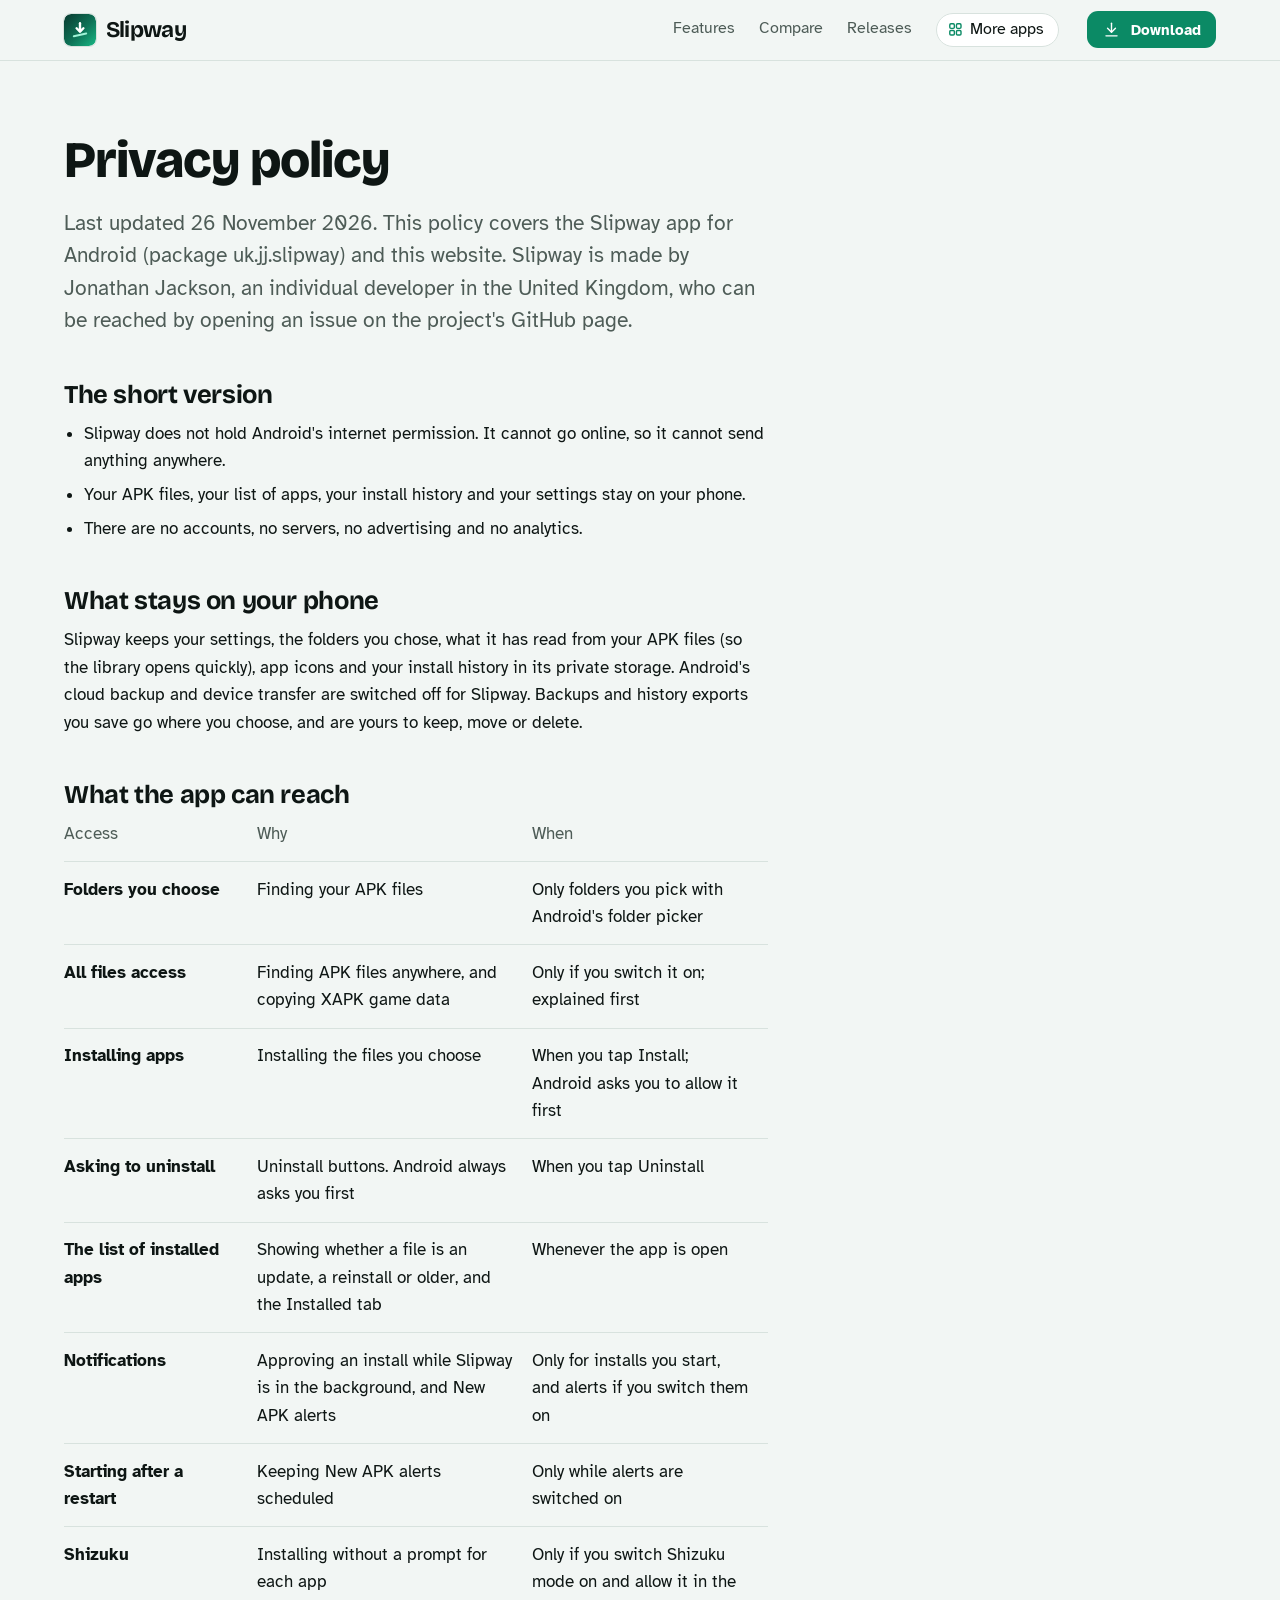
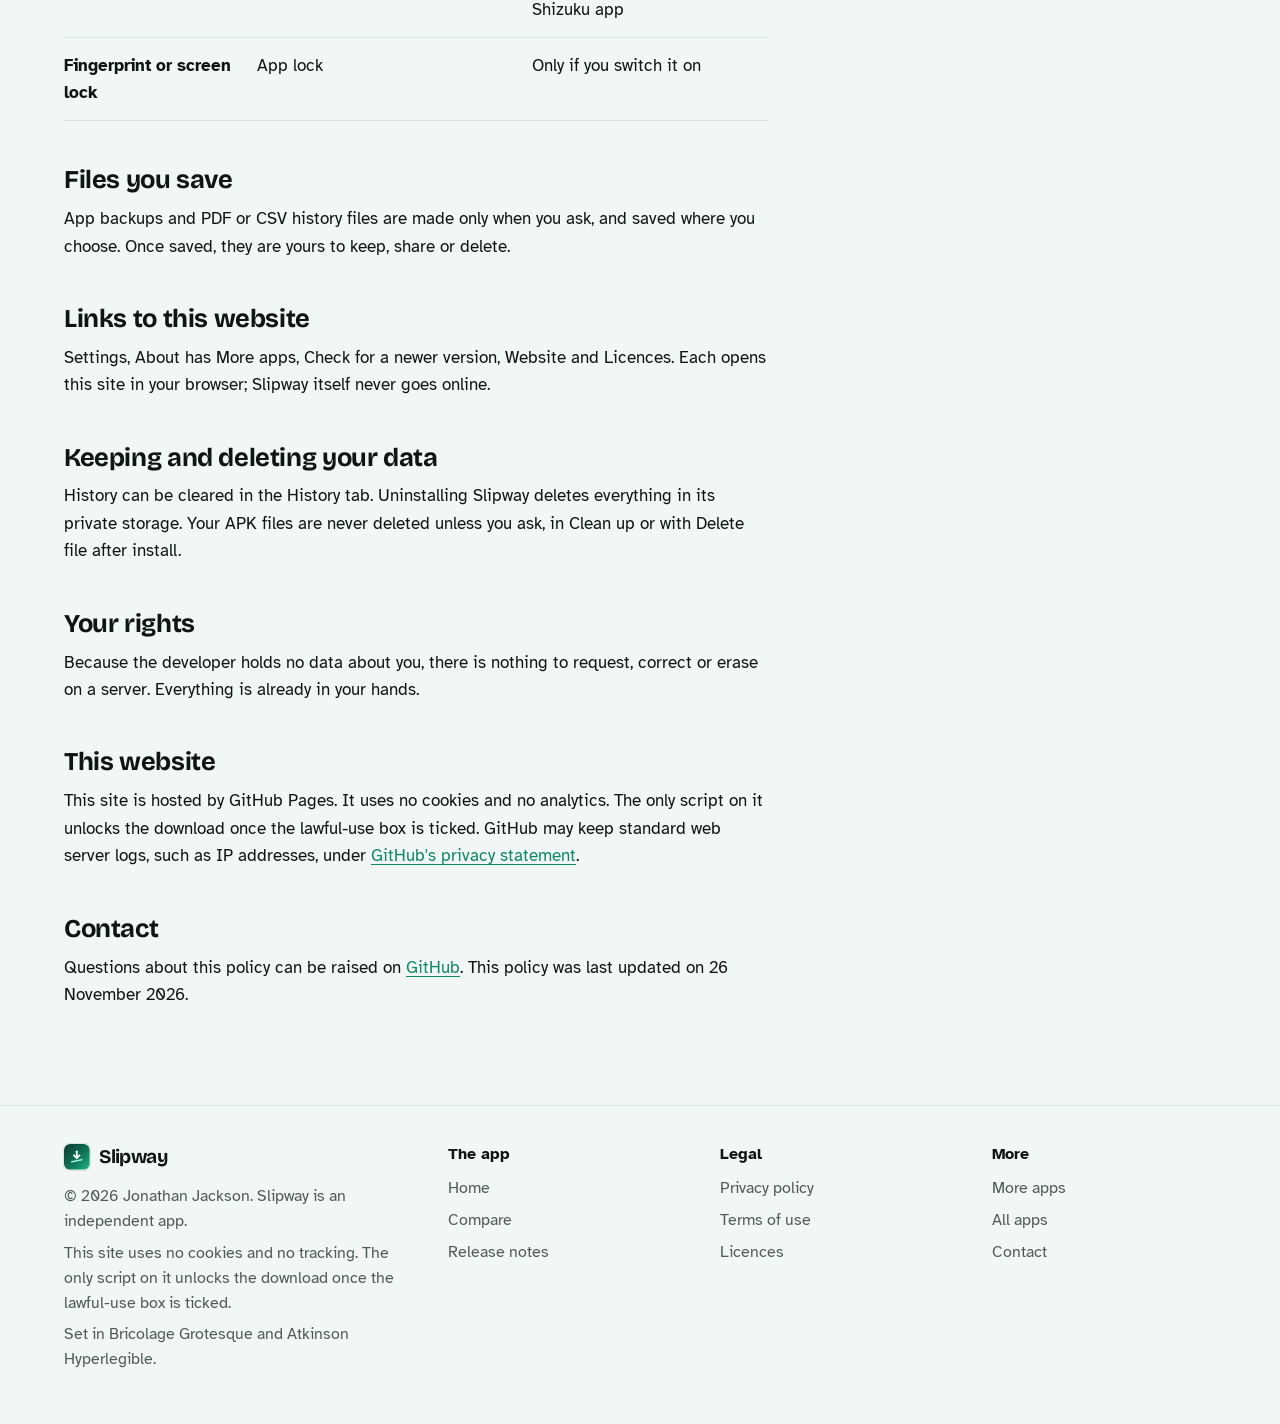
<file: privacy.html>
<!DOCTYPE html>
<html lang="en-GB">
<head>
<meta charset="utf-8">
<meta name="viewport" content="width=device-width, initial-scale=1">
<title>Slipway privacy policy</title>
<meta name="description" content="What Slipway does with your information: in short, it stays on your phone.">
<meta name="author" content="Jonathan Jackson">
<link rel="canonical" href="https://customgpter.github.io/slipway/privacy.html">
<meta name="theme-color" content="#f2f6f4" media="(prefers-color-scheme: light)">
<meta name="theme-color" content="#0b0e10" media="(prefers-color-scheme: dark)">
<meta property="og:type" content="website">
<meta property="og:site_name" content="Slipway">
<meta property="og:title" content="Slipway privacy policy">
<meta property="og:description" content="What Slipway does with your information: in short, it stays on your phone.">
<meta property="og:url" content="https://customgpter.github.io/slipway/privacy.html">
<meta property="og:image" content="https://customgpter.github.io/slipway/assets/og.png">
<meta property="og:image:width" content="1200">
<meta property="og:image:height" content="630">
<meta property="og:image:alt" content="Slipway&#x27;s home screen: install from a file, updates ready to install and recently added APK files">
<meta property="og:locale" content="en_GB">
<meta name="twitter:card" content="summary_large_image">
<link rel="icon" href="./assets/favicon.svg" type="image/svg+xml">
<link rel="apple-touch-icon" href="./assets/apple-touch-icon.png">
<link rel="preload" href="./assets/fonts/bricolage-grotesque-latin.woff2" as="font" type="font/woff2" crossorigin>
<link rel="preload" href="./assets/fonts/atkinson-hyperlegible-latin-400-normal.woff2" as="font" type="font/woff2" crossorigin>
<link rel="stylesheet" href="./assets/site.css?v=1">
<link rel="stylesheet" href="./assets/house.css?v=1">
<link rel="stylesheet" href="./assets/apps-list.css?v=1">
<script src="./assets/apps-list.js?v=1" defer></script>
</head>
<body>
<a class="skip" href="#main">Skip to content</a>
<header class="masthead">
<div class="wrap">
<a class="brand" href="./" aria-label="Slipway home"><svg viewBox="0 0 108 108" aria-hidden="true"><defs><linearGradient id="swbg" x1="0" y1="0" x2="1" y2="1"><stop offset="0" stop-color="#0a3a30"/><stop offset=".55" stop-color="#0e7357"/><stop offset="1" stop-color="#19b784"/></linearGradient></defs><rect width="108" height="108" rx="24" fill="url(#swbg)"/><path d="M33 75L75 66" stroke="#9ff3d6" stroke-width="6.5" stroke-linecap="round" fill="none"/><path d="M54 31L54 58" stroke="#fff" stroke-width="8" stroke-linecap="round" fill="none"/><path d="M42.5 48L54 59.5L65.5 48" stroke="#fff" stroke-width="8" stroke-linecap="round" stroke-linejoin="round" fill="none"/></svg><span>Slipway</span></a>
<nav aria-label="Main"><ul><li><a href="./#features">Features</a></li><li><a href="./compare.html">Compare</a></li><li><a href="./releases.html">Releases</a></li><li><a class="more-apps" href="./more-apps.html"><svg class="ico" viewBox="0 0 24 24" aria-hidden="true"><rect x="4" y="4" width="6.5" height="6.5" rx="1.6"/><rect x="13.5" y="4" width="6.5" height="6.5" rx="1.6"/><rect x="4" y="13.5" width="6.5" height="6.5" rx="1.6"/><rect x="13.5" y="13.5" width="6.5" height="6.5" rx="1.6"/></svg>More apps</a></li></ul></nav>
<a class="button small" href="./#download"><svg class="ico" viewBox="0 0 24 24" aria-hidden="true"><path d="M12 4v11"/><path d="M7 10.5l5 5 5-5"/><path d="M5 20h14"/></svg>Download</a>
</div>
</header>
<main id="main" class="doc">
<div class="wrap">
<div class="measure">
<h1>Privacy policy</h1>
<p class="lede">Last updated 26 November 2026. This policy covers the Slipway app for Android (package uk.jj.slipway) and this website. Slipway is made by Jonathan Jackson, an individual developer in the United Kingdom, who can be reached by opening an issue on the project's GitHub page.</p>
<h2 id="short">The short version</h2><ul>
<li>Slipway does not hold Android's internet permission. It cannot go online, so it cannot send anything anywhere.</li>
<li>Your APK files, your list of apps, your install history and your settings stay on your phone.</li>
<li>There are no accounts, no servers, no advertising and no analytics.</li>
</ul><h2 id="kept">What stays on your phone</h2><p>Slipway keeps your settings, the folders you chose, what it has read from your APK files (so the library opens quickly), app icons and your install history in its private storage. Android's cloud backup and device transfer are switched off for Slipway. Backups and history exports you save go where you choose, and are yours to keep, move or delete.</p><h2 id="reach">What the app can reach</h2><table>
<thead><tr><th scope="col">Access</th><th scope="col">Why</th><th scope="col">When</th></tr></thead>
<tbody>
<tr><th scope="row">Folders you choose</th><td>Finding your APK files</td><td>Only folders you pick with Android's folder picker</td></tr>
<tr><th scope="row">All files access</th><td>Finding APK files anywhere, and copying XAPK game data</td><td>Only if you switch it on; explained first</td></tr>
<tr><th scope="row">Installing apps</th><td>Installing the files you choose</td><td>When you tap Install; Android asks you to allow it first</td></tr>
<tr><th scope="row">Asking to uninstall</th><td>Uninstall buttons. Android always asks you first</td><td>When you tap Uninstall</td></tr>
<tr><th scope="row">The list of installed apps</th><td>Showing whether a file is an update, a reinstall or older, and the Installed tab</td><td>Whenever the app is open</td></tr>
<tr><th scope="row">Notifications</th><td>Approving an install while Slipway is in the background, and New APK alerts</td><td>Only for installs you start, and alerts if you switch them on</td></tr>
<tr><th scope="row">Starting after a restart</th><td>Keeping New APK alerts scheduled</td><td>Only while alerts are switched on</td></tr>
<tr><th scope="row">Shizuku</th><td>Installing without a prompt for each app</td><td>Only if you switch Shizuku mode on and allow it in the Shizuku app</td></tr>
<tr><th scope="row">Fingerprint or screen lock</th><td>App lock</td><td>Only if you switch it on</td></tr>
</tbody>
</table><h2 id="exports">Files you save</h2><p>App backups and PDF or CSV history files are made only when you ask, and saved where you choose. Once saved, they are yours to keep, share or delete.</p><h2 id="links">Links to this website</h2><p>Settings, About has More apps, Check for a newer version, Website and Licences. Each opens this site in your browser; Slipway itself never goes online.</p><h2 id="deleting">Keeping and deleting your data</h2><p>History can be cleared in the History tab. Uninstalling Slipway deletes everything in its private storage. Your APK files are never deleted unless you ask, in Clean up or with Delete file after install.</p><h2 id="rights">Your rights</h2><p>Because the developer holds no data about you, there is nothing to request, correct or erase on a server. Everything is already in your hands.</p><h2 id="website">This website</h2><p>This site is hosted by GitHub Pages. It uses no cookies and no analytics. The only script on it unlocks the download once the lawful-use box is ticked. GitHub may keep standard web server logs, such as IP addresses, under <a href="https://docs.github.com/en/site-policy/privacy-policies/github-general-privacy-statement">GitHub's privacy statement</a>.</p>
<h2 id="contact">Contact</h2>
<p>Questions about this policy can be raised on <a href="https://github.com/CustomGPTer/slipway/issues">GitHub</a>. This policy was last updated on 26 November 2026.</p>
</div>
</div>
</main>
<footer class="colophon">
<div class="wrap">
<div>
<a class="brand" href="./" aria-label="Slipway home"><svg viewBox="0 0 108 108" aria-hidden="true"><defs><linearGradient id="swbg" x1="0" y1="0" x2="1" y2="1"><stop offset="0" stop-color="#0a3a30"/><stop offset=".55" stop-color="#0e7357"/><stop offset="1" stop-color="#19b784"/></linearGradient></defs><rect width="108" height="108" rx="24" fill="url(#swbg)"/><path d="M33 75L75 66" stroke="#9ff3d6" stroke-width="6.5" stroke-linecap="round" fill="none"/><path d="M54 31L54 58" stroke="#fff" stroke-width="8" stroke-linecap="round" fill="none"/><path d="M42.5 48L54 59.5L65.5 48" stroke="#fff" stroke-width="8" stroke-linecap="round" stroke-linejoin="round" fill="none"/></svg><span>Slipway</span></a>
<p>&copy; 2026 Jonathan Jackson. Slipway is an independent app.</p>
<p>This site uses no cookies and no tracking. The only script on it unlocks the download once the lawful-use box is ticked.</p>
<p>Set in Bricolage Grotesque and Atkinson Hyperlegible.</p>
</div>
<nav aria-label="The app"><h2>The app</h2><ul>
<li><a href="./">Home</a></li>
<li><a href="./compare.html">Compare</a></li>
<li><a href="./releases.html">Release notes</a></li>

</ul></nav>
<nav aria-label="Legal"><h2>Legal</h2><ul>
<li><a href="./privacy.html">Privacy policy</a></li>
<li><a href="./terms.html">Terms of use</a></li>
<li><a href="./licences.html">Licences</a></li>
</ul></nav>
<nav aria-label="More"><h2>More</h2><ul>
<li><a href="./more-apps.html">More apps</a></li>
<li><a href="https://customgpter.github.io/">All apps</a></li>
<li><a href="https://github.com/CustomGPTer/slipway/issues">Contact</a></li>
</ul></nav>
</div>
</footer>
</body>
</html>
</file>
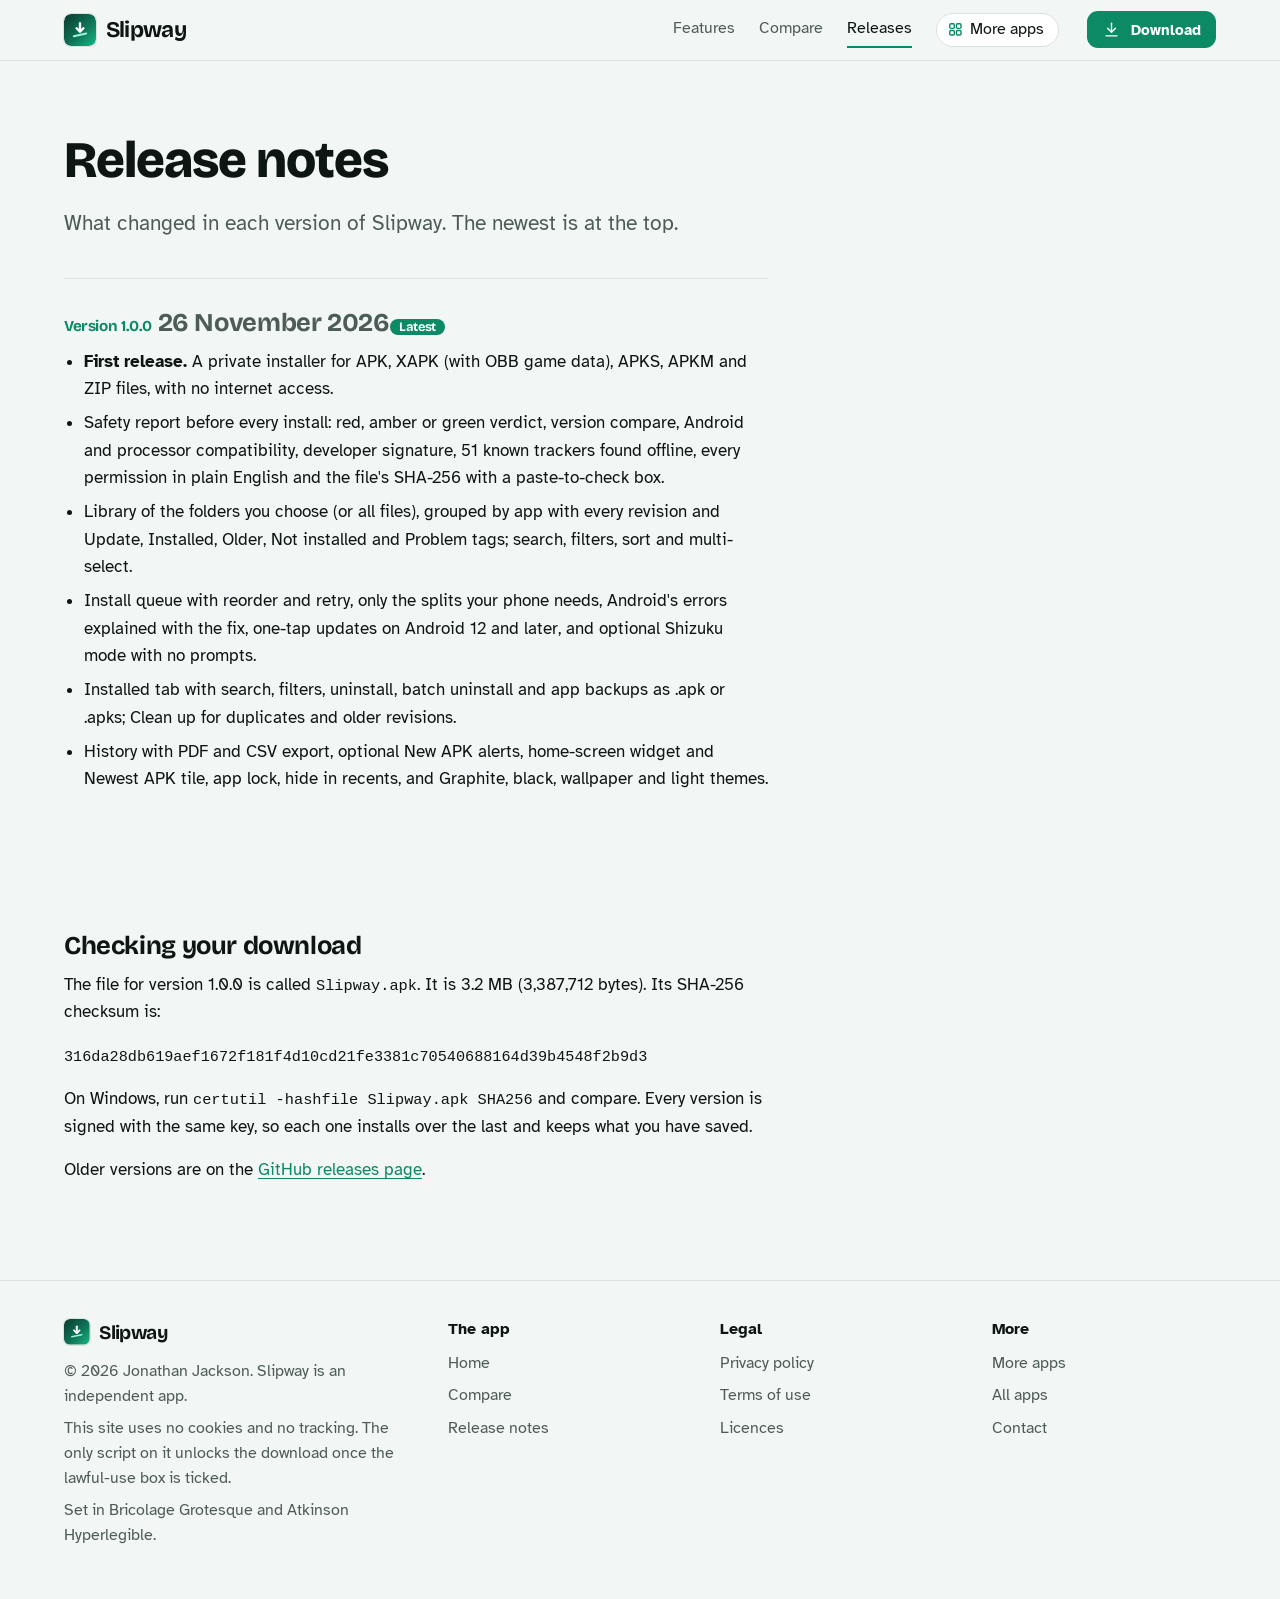
<file: releases.html>
<!DOCTYPE html>
<html lang="en-GB">
<head>
<meta charset="utf-8">
<meta name="viewport" content="width=device-width, initial-scale=1">
<title>Slipway release notes</title>
<meta name="description" content="What changed in each version of Slipway, with the file size and checksum to check your download.">
<meta name="author" content="Jonathan Jackson">
<link rel="canonical" href="https://customgpter.github.io/slipway/releases.html">
<meta name="theme-color" content="#f2f6f4" media="(prefers-color-scheme: light)">
<meta name="theme-color" content="#0b0e10" media="(prefers-color-scheme: dark)">
<meta property="og:type" content="website">
<meta property="og:site_name" content="Slipway">
<meta property="og:title" content="Slipway release notes">
<meta property="og:description" content="What changed in each version of Slipway, with the file size and checksum to check your download.">
<meta property="og:url" content="https://customgpter.github.io/slipway/releases.html">
<meta property="og:image" content="https://customgpter.github.io/slipway/assets/og.png">
<meta property="og:image:width" content="1200">
<meta property="og:image:height" content="630">
<meta property="og:image:alt" content="Slipway&#x27;s home screen: install from a file, updates ready to install and recently added APK files">
<meta property="og:locale" content="en_GB">
<meta name="twitter:card" content="summary_large_image">
<link rel="icon" href="./assets/favicon.svg" type="image/svg+xml">
<link rel="apple-touch-icon" href="./assets/apple-touch-icon.png">
<link rel="preload" href="./assets/fonts/bricolage-grotesque-latin.woff2" as="font" type="font/woff2" crossorigin>
<link rel="preload" href="./assets/fonts/atkinson-hyperlegible-latin-400-normal.woff2" as="font" type="font/woff2" crossorigin>
<link rel="stylesheet" href="./assets/site.css?v=1">
<link rel="stylesheet" href="./assets/house.css?v=1">
<link rel="stylesheet" href="./assets/apps-list.css?v=1">
<script src="./assets/apps-list.js?v=1" defer></script>
</head>
<body>
<a class="skip" href="#main">Skip to content</a>
<header class="masthead">
<div class="wrap">
<a class="brand" href="./" aria-label="Slipway home"><svg viewBox="0 0 108 108" aria-hidden="true"><defs><linearGradient id="swbg" x1="0" y1="0" x2="1" y2="1"><stop offset="0" stop-color="#0a3a30"/><stop offset=".55" stop-color="#0e7357"/><stop offset="1" stop-color="#19b784"/></linearGradient></defs><rect width="108" height="108" rx="24" fill="url(#swbg)"/><path d="M33 75L75 66" stroke="#9ff3d6" stroke-width="6.5" stroke-linecap="round" fill="none"/><path d="M54 31L54 58" stroke="#fff" stroke-width="8" stroke-linecap="round" fill="none"/><path d="M42.5 48L54 59.5L65.5 48" stroke="#fff" stroke-width="8" stroke-linecap="round" stroke-linejoin="round" fill="none"/></svg><span>Slipway</span></a>
<nav aria-label="Main"><ul><li><a href="./#features">Features</a></li><li><a href="./compare.html">Compare</a></li><li><a href="./releases.html" aria-current="page">Releases</a></li><li><a class="more-apps" href="./more-apps.html"><svg class="ico" viewBox="0 0 24 24" aria-hidden="true"><rect x="4" y="4" width="6.5" height="6.5" rx="1.6"/><rect x="13.5" y="4" width="6.5" height="6.5" rx="1.6"/><rect x="4" y="13.5" width="6.5" height="6.5" rx="1.6"/><rect x="13.5" y="13.5" width="6.5" height="6.5" rx="1.6"/></svg>More apps</a></li></ul></nav>
<a class="button small" href="./#download"><svg class="ico" viewBox="0 0 24 24" aria-hidden="true"><path d="M12 4v11"/><path d="M7 10.5l5 5 5-5"/><path d="M5 20h14"/></svg>Download</a>
</div>
</header>
<main id="main" class="doc">
<div class="wrap">
<div class="measure">
<h1>Release notes</h1>
<p class="lede">What changed in each version of Slipway. The newest is at the top.</p>
<section class="release" id="v1.0.0"><h2><span class="ver">Version 1.0.0</span> <span class="when">26 November 2026</span><span class="tag">Latest</span></h2><ul><li><b>First release.</b> A private installer for APK, XAPK (with OBB game data), APKS, APKM and ZIP files, with no internet access.</li><li>Safety report before every install: red, amber or green verdict, version compare, Android and processor compatibility, developer signature, 51 known trackers found offline, every permission in plain English and the file's SHA-256 with a paste-to-check box.</li><li>Library of the folders you choose (or all files), grouped by app with every revision and Update, Installed, Older, Not installed and Problem tags; search, filters, sort and multi-select.</li><li>Install queue with reorder and retry, only the splits your phone needs, Android's errors explained with the fix, one-tap updates on Android 12 and later, and optional Shizuku mode with no prompts.</li><li>Installed tab with search, filters, uninstall, batch uninstall and app backups as .apk or .apks; Clean up for duplicates and older revisions.</li><li>History with PDF and CSV export, optional New APK alerts, home-screen widget and Newest APK tile, app lock, hide in recents, and Graphite, black, wallpaper and light themes.</li></ul></section>
<h2 id="checking">Checking your download</h2>
<p>The file for version 1.0.0 is called <code>Slipway.apk</code>. It is 3.2 MB (3,387,712 bytes). Its SHA-256 checksum is:</p>
<p><code class="sum">316da28db619aef1672f181f4d10cd21fe3381c70540688164d39b4548f2b9d3</code></p>
<p>On Windows, run <code>certutil -hashfile Slipway.apk SHA256</code> and compare. Every version is signed with the same key, so each one installs over the last and keeps what you have saved.</p>
<p>Older versions are on the <a href="https://github.com/CustomGPTer/slipway/releases">GitHub releases page</a>.</p>
</div>
</div>
</main>
<footer class="colophon">
<div class="wrap">
<div>
<a class="brand" href="./" aria-label="Slipway home"><svg viewBox="0 0 108 108" aria-hidden="true"><defs><linearGradient id="swbg" x1="0" y1="0" x2="1" y2="1"><stop offset="0" stop-color="#0a3a30"/><stop offset=".55" stop-color="#0e7357"/><stop offset="1" stop-color="#19b784"/></linearGradient></defs><rect width="108" height="108" rx="24" fill="url(#swbg)"/><path d="M33 75L75 66" stroke="#9ff3d6" stroke-width="6.5" stroke-linecap="round" fill="none"/><path d="M54 31L54 58" stroke="#fff" stroke-width="8" stroke-linecap="round" fill="none"/><path d="M42.5 48L54 59.5L65.5 48" stroke="#fff" stroke-width="8" stroke-linecap="round" stroke-linejoin="round" fill="none"/></svg><span>Slipway</span></a>
<p>&copy; 2026 Jonathan Jackson. Slipway is an independent app.</p>
<p>This site uses no cookies and no tracking. The only script on it unlocks the download once the lawful-use box is ticked.</p>
<p>Set in Bricolage Grotesque and Atkinson Hyperlegible.</p>
</div>
<nav aria-label="The app"><h2>The app</h2><ul>
<li><a href="./">Home</a></li>
<li><a href="./compare.html">Compare</a></li>
<li><a href="./releases.html">Release notes</a></li>

</ul></nav>
<nav aria-label="Legal"><h2>Legal</h2><ul>
<li><a href="./privacy.html">Privacy policy</a></li>
<li><a href="./terms.html">Terms of use</a></li>
<li><a href="./licences.html">Licences</a></li>
</ul></nav>
<nav aria-label="More"><h2>More</h2><ul>
<li><a href="./more-apps.html">More apps</a></li>
<li><a href="https://customgpter.github.io/">All apps</a></li>
<li><a href="https://github.com/CustomGPTer/slipway/issues">Contact</a></li>
</ul></nav>
</div>
</footer>
</body>
</html>
</file>
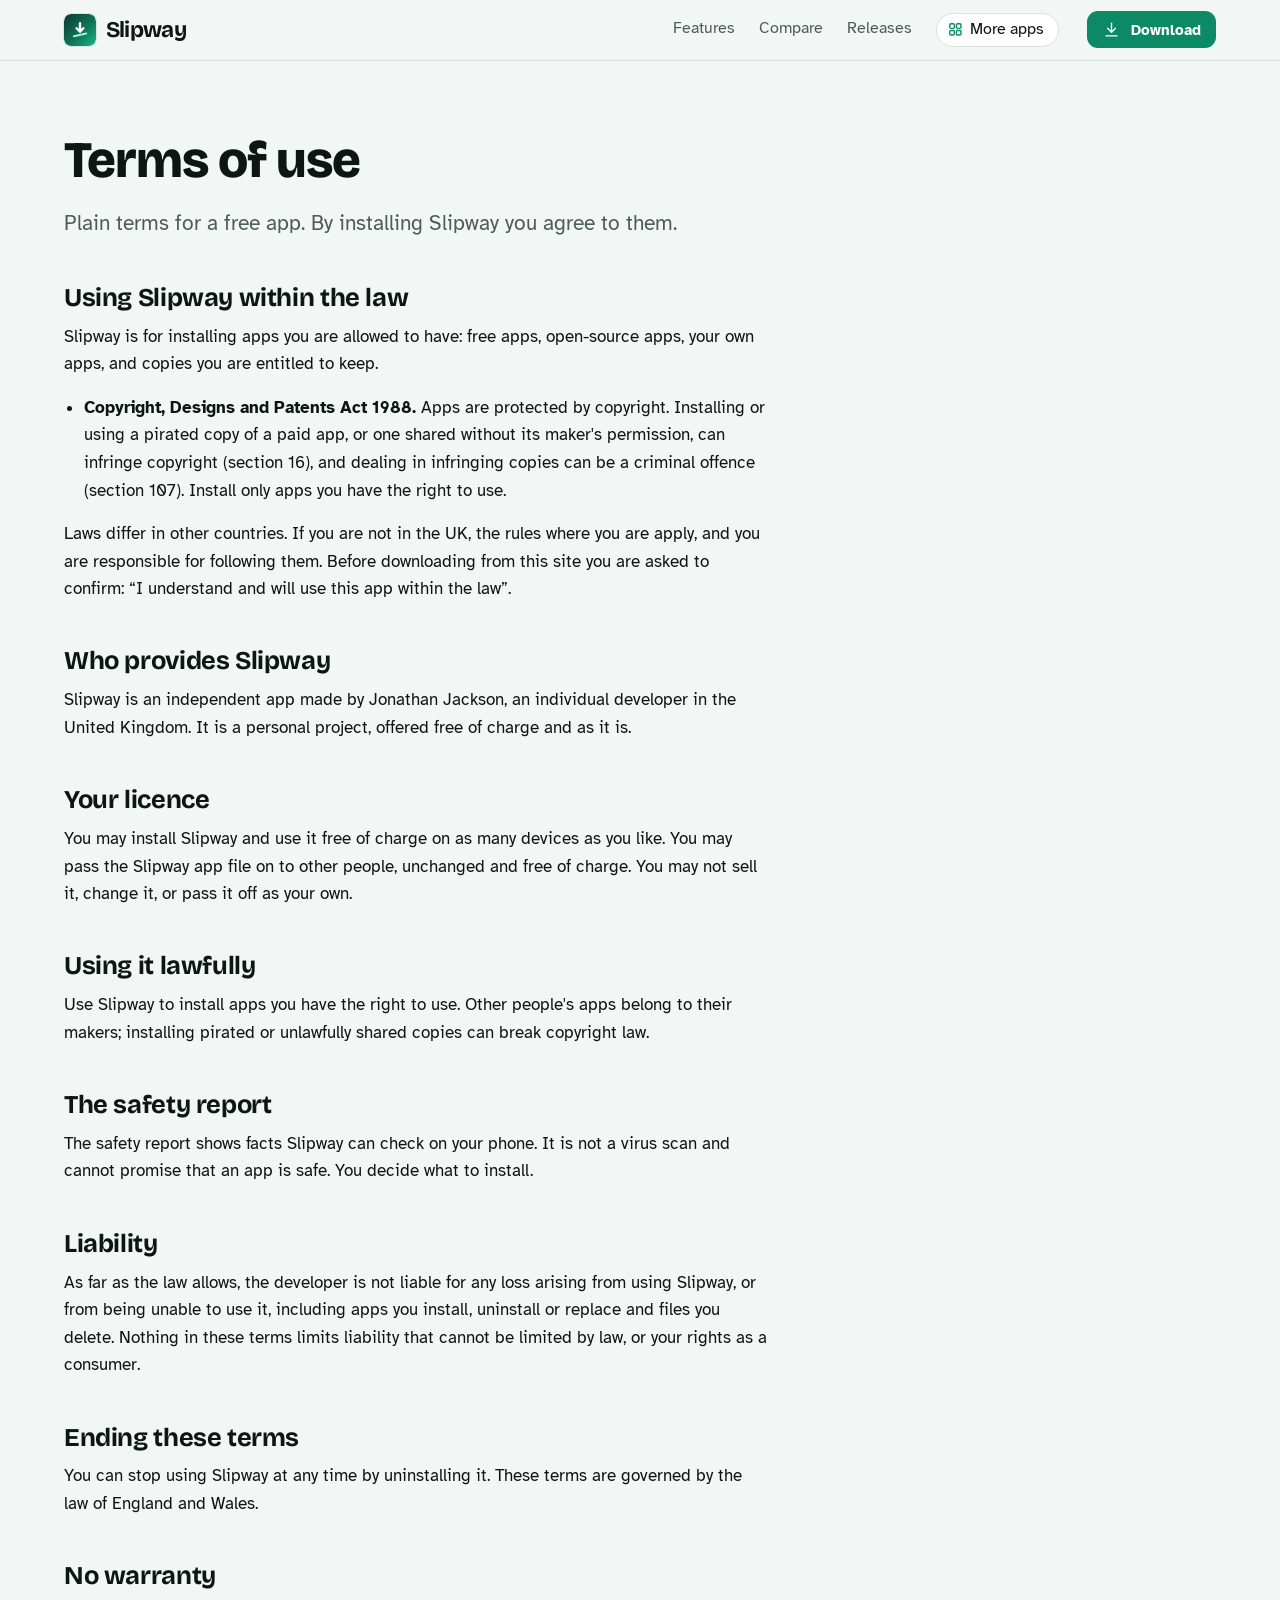
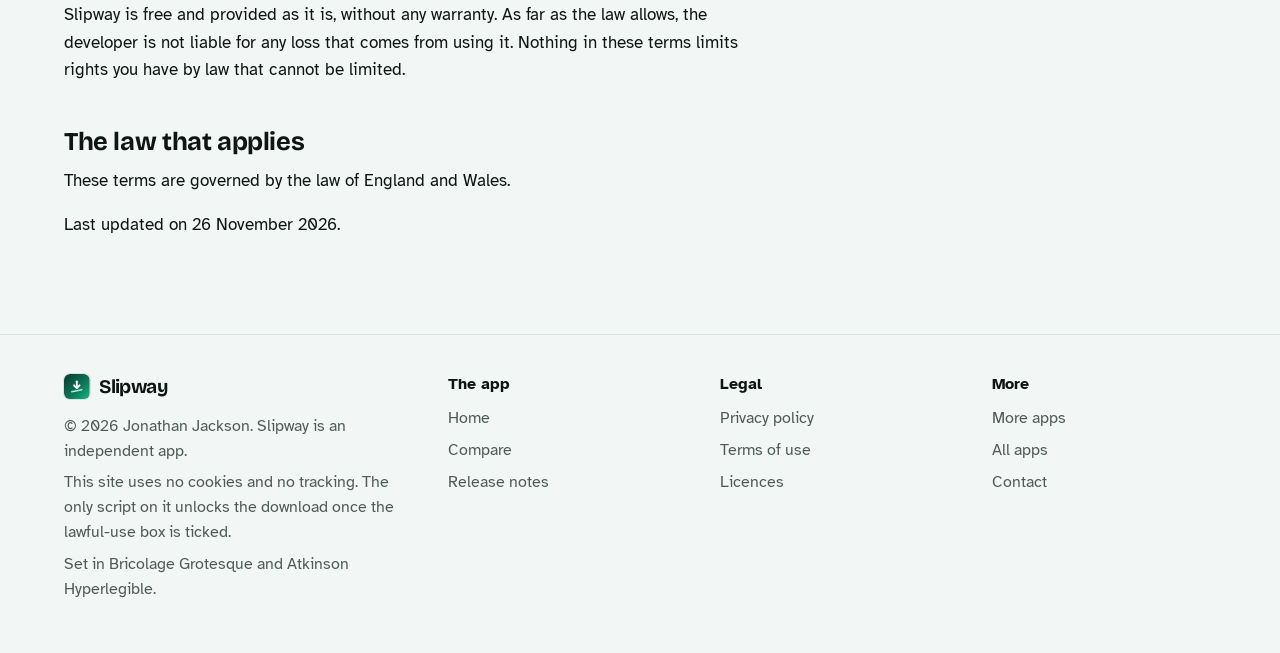
<file: terms.html>
<!DOCTYPE html>
<html lang="en-GB">
<head>
<meta charset="utf-8">
<meta name="viewport" content="width=device-width, initial-scale=1">
<title>Slipway terms of use</title>
<meta name="description" content="The terms for using Slipway, including using it within the law.">
<meta name="author" content="Jonathan Jackson">
<link rel="canonical" href="https://customgpter.github.io/slipway/terms.html">
<meta name="theme-color" content="#f2f6f4" media="(prefers-color-scheme: light)">
<meta name="theme-color" content="#0b0e10" media="(prefers-color-scheme: dark)">
<meta property="og:type" content="website">
<meta property="og:site_name" content="Slipway">
<meta property="og:title" content="Slipway terms of use">
<meta property="og:description" content="The terms for using Slipway, including using it within the law.">
<meta property="og:url" content="https://customgpter.github.io/slipway/terms.html">
<meta property="og:image" content="https://customgpter.github.io/slipway/assets/og.png">
<meta property="og:image:width" content="1200">
<meta property="og:image:height" content="630">
<meta property="og:image:alt" content="Slipway&#x27;s home screen: install from a file, updates ready to install and recently added APK files">
<meta property="og:locale" content="en_GB">
<meta name="twitter:card" content="summary_large_image">
<link rel="icon" href="./assets/favicon.svg" type="image/svg+xml">
<link rel="apple-touch-icon" href="./assets/apple-touch-icon.png">
<link rel="preload" href="./assets/fonts/bricolage-grotesque-latin.woff2" as="font" type="font/woff2" crossorigin>
<link rel="preload" href="./assets/fonts/atkinson-hyperlegible-latin-400-normal.woff2" as="font" type="font/woff2" crossorigin>
<link rel="stylesheet" href="./assets/site.css?v=1">
<link rel="stylesheet" href="./assets/house.css?v=1">
<link rel="stylesheet" href="./assets/apps-list.css?v=1">
<script src="./assets/apps-list.js?v=1" defer></script>
</head>
<body>
<a class="skip" href="#main">Skip to content</a>
<header class="masthead">
<div class="wrap">
<a class="brand" href="./" aria-label="Slipway home"><svg viewBox="0 0 108 108" aria-hidden="true"><defs><linearGradient id="swbg" x1="0" y1="0" x2="1" y2="1"><stop offset="0" stop-color="#0a3a30"/><stop offset=".55" stop-color="#0e7357"/><stop offset="1" stop-color="#19b784"/></linearGradient></defs><rect width="108" height="108" rx="24" fill="url(#swbg)"/><path d="M33 75L75 66" stroke="#9ff3d6" stroke-width="6.5" stroke-linecap="round" fill="none"/><path d="M54 31L54 58" stroke="#fff" stroke-width="8" stroke-linecap="round" fill="none"/><path d="M42.5 48L54 59.5L65.5 48" stroke="#fff" stroke-width="8" stroke-linecap="round" stroke-linejoin="round" fill="none"/></svg><span>Slipway</span></a>
<nav aria-label="Main"><ul><li><a href="./#features">Features</a></li><li><a href="./compare.html">Compare</a></li><li><a href="./releases.html">Releases</a></li><li><a class="more-apps" href="./more-apps.html"><svg class="ico" viewBox="0 0 24 24" aria-hidden="true"><rect x="4" y="4" width="6.5" height="6.5" rx="1.6"/><rect x="13.5" y="4" width="6.5" height="6.5" rx="1.6"/><rect x="4" y="13.5" width="6.5" height="6.5" rx="1.6"/><rect x="13.5" y="13.5" width="6.5" height="6.5" rx="1.6"/></svg>More apps</a></li></ul></nav>
<a class="button small" href="./#download"><svg class="ico" viewBox="0 0 24 24" aria-hidden="true"><path d="M12 4v11"/><path d="M7 10.5l5 5 5-5"/><path d="M5 20h14"/></svg>Download</a>
</div>
</header>
<main id="main" class="doc">
<div class="wrap">
<div class="measure">
<h1>Terms of use</h1>
<p class="lede">Plain terms for a free app. By installing Slipway you agree to them.</p>
<h2 id="law">Using Slipway within the law</h2><p>Slipway is for installing apps you are allowed to have: free apps, open-source apps, your own apps, and copies you are entitled to keep.</p><ul><li><b>Copyright, Designs and Patents Act 1988.</b> Apps are protected by copyright. Installing or using a pirated copy of a paid app, or one shared without its maker's permission, can infringe copyright (section 16), and dealing in infringing copies can be a criminal offence (section 107). Install only apps you have the right to use.</li></ul><p>Laws differ in other countries. If you are not in the UK, the rules where you are apply, and you are responsible for following them. Before downloading from this site you are asked to confirm: &ldquo;I understand and will use this app within the law&rdquo;.</p><h2 id="who">Who provides Slipway</h2><p>Slipway is an independent app made by Jonathan Jackson, an individual developer in the United Kingdom. It is a personal project, offered free of charge and as it is.</p><h2 id="licence">Your licence</h2><p>You may install Slipway and use it free of charge on as many devices as you like. You may pass the Slipway app file on to other people, unchanged and free of charge. You may not sell it, change it, or pass it off as your own.</p><h2 id="use">Using it lawfully</h2><p>Use Slipway to install apps you have the right to use. Other people's apps belong to their makers; installing pirated or unlawfully shared copies can break copyright law.</p><h2 id="checks">The safety report</h2><p>The safety report shows facts Slipway can check on your phone. It is not a virus scan and cannot promise that an app is safe. You decide what to install.</p><h2 id="liability">Liability</h2><p>As far as the law allows, the developer is not liable for any loss arising from using Slipway, or from being unable to use it, including apps you install, uninstall or replace and files you delete. Nothing in these terms limits liability that cannot be limited by law, or your rights as a consumer.</p><h2 id="ending">Ending these terms</h2><p>You can stop using Slipway at any time by uninstalling it. These terms are governed by the law of England and Wales.</p>
<h2 id="no-warranty">No warranty</h2>
<p>Slipway is free and provided as it is, without any warranty. As far as the law allows, the developer is not liable for any loss that comes from using it. Nothing in these terms limits rights you have by law that cannot be limited.</p>
<h2 id="governing">The law that applies</h2>
<p>These terms are governed by the law of England and Wales.</p>
<p>Last updated on 26 November 2026.</p>
</div>
</div>
</main>
<footer class="colophon">
<div class="wrap">
<div>
<a class="brand" href="./" aria-label="Slipway home"><svg viewBox="0 0 108 108" aria-hidden="true"><defs><linearGradient id="swbg" x1="0" y1="0" x2="1" y2="1"><stop offset="0" stop-color="#0a3a30"/><stop offset=".55" stop-color="#0e7357"/><stop offset="1" stop-color="#19b784"/></linearGradient></defs><rect width="108" height="108" rx="24" fill="url(#swbg)"/><path d="M33 75L75 66" stroke="#9ff3d6" stroke-width="6.5" stroke-linecap="round" fill="none"/><path d="M54 31L54 58" stroke="#fff" stroke-width="8" stroke-linecap="round" fill="none"/><path d="M42.5 48L54 59.5L65.5 48" stroke="#fff" stroke-width="8" stroke-linecap="round" stroke-linejoin="round" fill="none"/></svg><span>Slipway</span></a>
<p>&copy; 2026 Jonathan Jackson. Slipway is an independent app.</p>
<p>This site uses no cookies and no tracking. The only script on it unlocks the download once the lawful-use box is ticked.</p>
<p>Set in Bricolage Grotesque and Atkinson Hyperlegible.</p>
</div>
<nav aria-label="The app"><h2>The app</h2><ul>
<li><a href="./">Home</a></li>
<li><a href="./compare.html">Compare</a></li>
<li><a href="./releases.html">Release notes</a></li>

</ul></nav>
<nav aria-label="Legal"><h2>Legal</h2><ul>
<li><a href="./privacy.html">Privacy policy</a></li>
<li><a href="./terms.html">Terms of use</a></li>
<li><a href="./licences.html">Licences</a></li>
</ul></nav>
<nav aria-label="More"><h2>More</h2><ul>
<li><a href="./more-apps.html">More apps</a></li>
<li><a href="https://customgpter.github.io/">All apps</a></li>
<li><a href="https://github.com/CustomGPTer/slipway/issues">Contact</a></li>
</ul></nav>
</div>
</footer>
</body>
</html>
</file>
<file: assets/site.css>
@font-face{font-family:"Bricolage Grotesque";src:url("fonts/bricolage-grotesque-latin.woff2") format("woff2");font-weight:200 800;font-style:normal;font-display:swap}
@font-face{font-family:"Atkinson Hyperlegible";src:url("fonts/atkinson-hyperlegible-latin-400-normal.woff2") format("woff2");font-weight:400;font-style:normal;font-display:swap}
@font-face{font-family:"Atkinson Hyperlegible";src:url("fonts/atkinson-hyperlegible-latin-700-normal.woff2") format("woff2");font-weight:700;font-style:normal;font-display:swap}

/* Daylight page, night-time camera. The lamp colour is kept for the one thing to press and for what the camera has seen. */
:root{
  --page:#f2f5f9; --panel:#ffffff; --raised:#e8edf3; --ink:#0d1a2b; --soft:#465468; --rule:#d2dae4;
  --accent:#0a6a55; --accent-ink:#ffffff; --warn:#8a5200; --rec:#d3302f;
  --lamp:#ffb347; --lamp-ink:#231400; --lamp-text:#8a5200;
  --night:#09111e; --night-2:#111d30; --night-3:#1a2a43; --night-ink:#eaf0f8; --night-soft:#9fb0c7; --night-rule:#24364f; --iris:#55d6ab;
  --display:"Bricolage Grotesque","Atkinson Hyperlegible",system-ui,sans-serif;
  --sans:"Atkinson Hyperlegible",system-ui,-apple-system,"Segoe UI",Roboto,sans-serif;
  --mono:ui-monospace,SFMono-Regular,Menlo,Consolas,"Liberation Mono",monospace;
  color-scheme:light dark;
}
@media (prefers-color-scheme:dark){
  :root{--page:#0a111b; --panel:#111a27; --raised:#182434; --ink:#e9eef5; --soft:#a0aec0; --rule:#243247;
    --accent:#55d6ab; --accent-ink:#00281d; --warn:#ffb347; --rec:#ff6163; --lamp-text:#ffb347}
}

*,*::before,*::after{box-sizing:border-box}
html{-webkit-text-size-adjust:100%;scroll-behavior:smooth;scroll-padding-top:5.5rem}
@media (prefers-reduced-motion:reduce){html{scroll-behavior:auto}}
body{margin:0;background:var(--page);color:var(--ink);font:400 1.0625rem/1.62 var(--sans);text-rendering:optimizeLegibility;-webkit-font-smoothing:antialiased}
img,svg{max-width:100%;display:block}
a{color:var(--accent);text-decoration-thickness:.07em;text-underline-offset:.2em}
a:hover{text-decoration-thickness:.13em}
:focus-visible{outline:3px solid var(--lamp);outline-offset:3px;border-radius:6px}
code{font:.9em/1 var(--mono);overflow-wrap:anywhere}
h1,h2,h3{font-family:var(--display);font-weight:700;letter-spacing:-.015em;line-height:1.08;margin:0;text-wrap:balance}
p{margin:0 0 1rem}
.skip{position:absolute;left:-999px;top:0;background:var(--ink);color:var(--page);padding:.6rem 1rem;z-index:30;border-radius:0 0 8px 0}
.skip:focus{left:0}
.sr{position:absolute;width:1px;height:1px;overflow:hidden;clip-path:inset(50%);white-space:nowrap}
.wrap{width:min(72rem,100% - 2.5rem);margin-inline:auto}
.measure{max-width:44rem}
.ico{width:1.25em;height:1.25em;flex:none;fill:none;stroke:currentColor;stroke-width:1.75;stroke-linecap:round;stroke-linejoin:round}

/* ---------- masthead */
.masthead{position:sticky;top:0;z-index:20;background:color-mix(in srgb,var(--page) 88%,transparent);-webkit-backdrop-filter:blur(14px) saturate(1.3);backdrop-filter:blur(14px) saturate(1.3);border-bottom:1px solid var(--rule)}
.masthead .wrap{display:flex;flex-wrap:wrap;align-items:center;gap:.35rem 1.75rem;padding-block:.7rem}
.brand{display:inline-flex;align-items:center;gap:.6rem;font:700 1.4rem/1 var(--display);letter-spacing:-.03em;color:var(--ink);text-decoration:none;margin-right:auto}
.brand svg{width:2rem;height:2rem;flex:none;border-radius:.5rem;box-shadow:0 0 0 1px var(--rule)}
.masthead nav ul{display:flex;flex-wrap:wrap;align-items:center;gap:.15rem 1.5rem;list-style:none;margin:0;padding:0;font-size:1rem;line-height:1.3}
.masthead nav a{display:inline-flex;align-items:center;gap:.4rem;color:var(--soft);text-decoration:none;padding-block:.45rem;border-bottom:2px solid transparent}
.masthead nav a:hover{color:var(--ink)}
.masthead nav a[aria-current="page"]{color:var(--ink);border-bottom-color:var(--lamp)}
.masthead nav a.more-apps{color:var(--ink);border:1px solid var(--rule);border-radius:999px;padding:.34rem .85rem .34rem .65rem;background:var(--panel)}
.masthead nav a.more-apps .ico{width:1.05em;height:1.05em;color:var(--accent);stroke-width:2}
.masthead nav a.more-apps:hover,.masthead nav a.more-apps[aria-current="page"]{border-color:var(--accent)}
.button{display:inline-flex;align-items:center;gap:.6rem;background:var(--lamp);color:var(--lamp-ink);font:700 1.08rem/1.2 var(--sans);text-decoration:none;padding:.95rem 1.5rem;border-radius:14px;box-shadow:0 1px 0 rgba(255,255,255,.45) inset,0 12px 24px -14px rgba(138,82,0,.9)}
.button:hover{background:#ffc56e}
.button:active{transform:translateY(1px)}
.button.small{font-size:.95rem;padding:.55rem .95rem;border-radius:11px;box-shadow:none}
.button.quiet{background:none;box-shadow:none;border:1px solid var(--rule);color:var(--ink)}
.button.quiet:hover{border-color:var(--ink);background:none}
@media (max-width:52rem){
  .masthead nav{order:3;flex:1 0 100%}
  .masthead nav ul{gap:.1rem .85rem;font-size:.95rem}
  .masthead nav .wide{display:none}
}
@media (max-width:24rem){.masthead nav a.more-apps .ico{display:none}.masthead nav a.more-apps{padding-inline:.7rem}}

/* ---------- hero */
.hero{padding-block:clamp(2.2rem,6vw,4.75rem) clamp(2.5rem,6vw,4.5rem);overflow:hidden}
.hero-grid{display:grid;gap:clamp(2.25rem,5vw,4rem);align-items:center}
@media (min-width:62rem){.hero-grid{grid-template-columns:minmax(0,11fr) minmax(0,10fr)}}
.hero h1{font-size:clamp(2.6rem,6vw,4.25rem);font-weight:800;line-height:1;letter-spacing:-.022em;margin-bottom:1.5rem}
.lede{font-size:clamp(1.14rem,2vw,1.3rem);line-height:1.55;color:var(--soft);margin:0 0 1rem;max-width:34rem}
.get{display:flex;flex-wrap:wrap;align-items:center;gap:.9rem 1.5rem;margin:1.8rem 0 1.1rem}
.get .aside{font-weight:700;color:var(--ink)}
.facts{font-size:.98rem;line-height:1.5;color:var(--soft);margin:0 0 .5rem;max-width:36rem}
.pills{display:flex;flex-wrap:wrap;gap:.45rem;list-style:none;margin:0 0 1rem;padding:0;font-size:.95rem}
.pills li{border:1px solid var(--rule);border-radius:999px;padding:.22rem .8rem;background:var(--panel);color:var(--soft)}

/* the monitor: the camera's view, the day beneath it, and the alert it sends */
.monitor{position:relative;max-width:36rem;margin-inline:auto;width:100%;padding-bottom:3.1rem}
@media (min-width:62rem){.monitor{margin-inline:auto 0}}
.screen{position:relative;background:var(--night);border-radius:22px;padding:.6rem;box-shadow:0 0 0 1px var(--night-rule),0 30px 60px -30px rgba(9,17,30,.75)}
.cam{position:relative;border-radius:15px;overflow:hidden;aspect-ratio:16/10;background:#0b1626}
.cam svg{width:100%;height:100%}
.cam text{font:700 15px var(--sans);fill:#231400}
.hud{position:absolute;display:inline-flex;align-items:center;gap:.4rem;font:700 .76rem/1 var(--sans);color:var(--night-ink);background:rgba(6,12,22,.62);border-radius:999px;padding:.38rem .65rem;letter-spacing:.01em}
.hud i{width:.5rem;height:.5rem;border-radius:50%;background:var(--iris)}
.hud.watching{left:.7rem;top:.7rem}
.hud.rec{right:.7rem;top:.7rem}
.hud.rec i{background:#ff5a5c}
.hud.stamp{left:.7rem;bottom:.7rem;font:400 .74rem/1 var(--mono);border-radius:6px;color:#d5deea}
.hud.place{right:.7rem;bottom:.7rem;border-radius:6px;font-weight:400;color:#d5deea}
.day{padding:.85rem .55rem 2rem;color:var(--night-soft);font-size:.8rem;line-height:1.2}
.day-head{display:flex;justify-content:space-between;margin-bottom:.6rem}
.day-head b{color:var(--night-ink)}
.track{position:relative;height:1.5rem;border-radius:7px;background:repeating-linear-gradient(90deg,var(--night-3) 0 1px,transparent 1px calc(100% / 24)),var(--night-2);box-shadow:inset 0 0 0 1px var(--night-rule)}
.ev{position:absolute;top:3px;bottom:3px;width:max(5px,1.1%);border-radius:3px;background:var(--iris);left:var(--at)}
.ev.seen{background:var(--lamp)}
.now{position:absolute;top:-4px;bottom:-4px;left:var(--at);width:2px;background:var(--night-ink);border-radius:2px}
.hours{display:flex;justify-content:space-between;margin-top:.4rem;font-size:.72rem}
.alert{position:absolute;right:-.4rem;bottom:0;display:flex;align-items:center;gap:.75rem;width:min(19rem,88%);background:var(--panel);color:var(--ink);border:1px solid var(--rule);border-radius:16px;padding:.65rem .8rem;box-shadow:0 18px 36px -18px rgba(9,17,30,.55)}
.alert .thumb{flex:none;width:3.1rem;height:3.1rem;border-radius:10px;background:linear-gradient(160deg,#16263d,#0b1626);position:relative;overflow:hidden}
.alert .thumb::before{content:"";position:absolute;left:50%;bottom:0;width:38%;height:62%;translate:-50% 0;border-radius:40% 40% 0 0;background:#6f86a6}
.alert .thumb::after{content:"";position:absolute;left:50%;top:14%;width:26%;aspect-ratio:1;translate:-50% 0;border-radius:50%;background:#8ea4c2}
.alert b{display:block;font-size:.98rem;line-height:1.25}
.alert span{display:block;font-size:.86rem;color:var(--soft);line-height:1.3}
.alert .dot{flex:none;width:.6rem;height:.6rem;border-radius:50%;background:var(--lamp);margin-left:auto;box-shadow:0 0 0 4px color-mix(in srgb,var(--lamp) 25%,transparent)}
@media (max-width:26rem){.alert{right:0}}
@media (prefers-reduced-motion:no-preference){
  .cam .spill{animation:vg-in .9s ease-out .25s both}
  .cam .who{animation:vg-step .9s cubic-bezier(.2,.8,.25,1) .9s both}
  .cam .mark{animation:vg-lock .45s cubic-bezier(.3,1.4,.5,1) 1.7s both;transform-box:fill-box;transform-origin:center}
  .hud.rec{animation:vg-in .3s ease-out 2.05s both}
  .hud.rec i{animation:vg-blink 1.2s steps(2,jump-none) 2.3s 4}
  .ev.seen,.now{animation:vg-pop .4s cubic-bezier(.3,1.5,.5,1) 2.4s both}
  .alert{animation:vg-rise .6s cubic-bezier(.2,.8,.25,1) 2.9s both}
  @keyframes vg-in{from{opacity:0}to{opacity:1}}
  @keyframes vg-step{from{opacity:0;transform:translateX(18px)}to{opacity:1;transform:none}}
  @keyframes vg-lock{from{opacity:0;transform:scale(1.12)}to{opacity:1;transform:none}}
  @keyframes vg-blink{from{opacity:1}to{opacity:.25}}
  @keyframes vg-pop{from{opacity:0;transform:scaleY(.2)}to{opacity:1;transform:none}}
  @keyframes vg-rise{from{opacity:0;transform:translateY(14px)}to{opacity:1;transform:none}}
}

/* ---------- sections */
section{padding-block:clamp(3rem,7vw,5.5rem)}
section + section{border-top:1px solid var(--rule)}
h2{font-size:clamp(1.8rem,3.6vw,2.6rem);margin-bottom:.9rem}
h3{font:700 1.1rem/1.3 var(--sans);letter-spacing:0;margin:0 0 .3rem}
.intro{color:var(--soft);max-width:40rem;margin-bottom:2.2rem;font-size:1.1rem}

.promises{padding-block:0;border-block:1px solid var(--rule);background:var(--panel)}
.promises ul{list-style:none;margin:0;padding:0;display:grid;grid-template-columns:repeat(auto-fit,minmax(min(100%,14rem),1fr))}
.promises li{display:flex;gap:.8rem;align-items:flex-start;padding:1.4rem 1.5rem 1.4rem 0}
.promises .ico{width:1.6rem;height:1.6rem;color:var(--accent);margin-top:.1rem}
.promises b{display:block;line-height:1.3}
.promises span{color:var(--soft);font-size:.96rem;line-height:1.45;display:block}
.hero + .promises{border-top:1px solid var(--rule)}

.steps{list-style:none;counter-reset:s;margin:0;padding:0;display:grid;gap:1.25rem}
@media (min-width:52rem){.steps{grid-template-columns:repeat(3,minmax(0,1fr))}}
.steps li{counter-increment:s;background:var(--panel);border:1px solid var(--rule);border-radius:18px;padding:1.4rem 1.4rem 1.5rem}
.steps li::before{content:counter(s);display:grid;place-items:center;width:2rem;height:2rem;border-radius:50%;background:var(--ink);color:var(--page);font:700 1rem/1 var(--display);margin-bottom:1rem}
.steps p{margin:0;color:var(--soft)}

.notices{display:grid;gap:1.25rem}
@media (min-width:52rem){.notices{grid-template-columns:repeat(2,minmax(0,1fr))}}
.sense{background:var(--night);color:var(--night-ink);border-radius:20px;padding:1.5rem 1.5rem 1.6rem;box-shadow:0 0 0 1px var(--night-rule)}
.sense h3{font:700 1.35rem/1.2 var(--display);letter-spacing:-.02em;margin-bottom:.35rem}
.sense p{color:var(--night-soft);margin-bottom:1.1rem}
.chips{display:flex;flex-wrap:wrap;gap:.5rem;list-style:none;margin:0;padding:0}
.chips li{display:inline-flex;align-items:center;gap:.45rem;border:1px solid var(--night-rule);background:var(--night-2);border-radius:10px;padding:.42rem .75rem .42rem .6rem;font-size:.98rem;line-height:1.2}
.chips .ico{color:var(--lamp)}

.groups{display:grid;gap:0}
.group{display:grid;gap:.4rem 3rem;padding-block:1.6rem;border-top:1px solid var(--rule)}
.group:last-child{border-bottom:1px solid var(--rule)}
@media (min-width:56rem){.group{grid-template-columns:13rem minmax(0,1fr)}}
.group > h3{font:700 1.3rem/1.2 var(--display);letter-spacing:-.02em;color:var(--ink)}
.group dl{margin:0;display:grid;gap:1.1rem 2.5rem}
@media (min-width:40rem){.group dl{grid-template-columns:repeat(2,minmax(0,1fr))}}
.group dt{font-weight:700;line-height:1.35}
.group dd{margin:.2rem 0 0;color:var(--soft)}

.setups{display:grid;gap:1.25rem}
@media (min-width:52rem){.setups{grid-template-columns:repeat(2,minmax(0,1fr))}}
.setup{background:var(--panel);border:1px solid var(--rule);border-radius:20px;padding:1.5rem}
.setup h3{font:700 1.35rem/1.2 var(--display);letter-spacing:-.02em;margin-bottom:.9rem}
.setup .kit{display:flex;align-items:center;gap:.6rem;color:var(--soft);font-size:.95rem;margin-bottom:1rem}
.setup .kit .ico{width:1.9rem;height:1.9rem;color:var(--ink);stroke-width:1.5}
.setup .kit .to{width:1.2rem;height:1.2rem;color:var(--soft)}
.ticks{list-style:none;margin:0;padding:0;display:grid;gap:.5rem}
.ticks li{position:relative;padding-left:1.7rem;color:var(--soft)}
.ticks li::before{content:"";position:absolute;left:.15rem;top:.42em;width:.75rem;height:.42rem;border-left:2.5px solid var(--accent);border-bottom:2.5px solid var(--accent);rotate:-45deg}

.modes{list-style:none;margin:0;padding:0;display:grid;gap:1.25rem}
@media (min-width:52rem){.modes{grid-template-columns:repeat(3,minmax(0,1fr))}}
.modes li{border-top:3px solid var(--ink);padding-top:1rem}
.modes p{color:var(--soft);margin:0}

.scroll{overflow-x:auto}
table{width:100%;border-collapse:collapse}
th,td{text-align:left;vertical-align:top;padding:.85rem 1.2rem .85rem 0;border-top:1px solid var(--rule)}
thead th{border-top:0;color:var(--soft);font-weight:400;padding-top:0}
tbody th{font-weight:700;min-width:11rem}
tr:last-child>*{border-bottom:1px solid var(--rule)}
.after-table{margin-top:1.5rem}
/* On a phone a table becomes a stack: the row's name, then its cells side by side. */
@media (max-width:40rem){
  table:not(.cmp),table:not(.cmp) thead,table:not(.cmp) tbody{display:block}
  table:not(.cmp) tr{display:flex;flex-wrap:wrap;gap:.3rem 1.1rem;padding:.9rem 0;border-top:1px solid var(--rule)}
  table:not(.cmp) thead tr{border-top:0;padding-top:0}
  table:not(.cmp) tbody tr:last-child{border-bottom:1px solid var(--rule)}
  table:not(.cmp) th,table:not(.cmp) td{display:block;border:0;padding:0;flex:1 1 0;min-width:0;overflow-wrap:break-word}
  table:not(.cmp) tr>:first-child{flex:0 0 100%;min-width:0}
}

.plain{list-style:none;margin:0;padding:0;display:grid;gap:1.6rem 3rem}
@media (min-width:52rem){.plain{grid-template-columns:repeat(3,minmax(0,1fr))}}
.plain p{color:var(--soft);margin:0}

.faq{display:grid;gap:0 3rem;align-items:start}
@media (min-width:56rem){.faq{grid-template-columns:repeat(2,minmax(0,1fr))}}
.faq details{border-top:1px solid var(--rule);padding:.15rem 0}
.faq summary{cursor:pointer;list-style:none;display:flex;align-items:flex-start;justify-content:space-between;gap:1rem;font-weight:700;padding:.85rem 0;line-height:1.35}
.faq summary::-webkit-details-marker{display:none}
.faq summary::after{content:"";flex:none;width:.6rem;height:.6rem;margin:.3rem .25rem 0 0;border-right:2px solid var(--soft);border-bottom:2px solid var(--soft);rotate:45deg;transition:rotate .15s}
.faq details[open] summary::after{rotate:-135deg;margin-top:.55rem}
.faq details p{color:var(--soft);margin:0 0 1.1rem;max-width:36rem}
@media (prefers-reduced-motion:reduce){.faq summary::after{transition:none}}

.closing{background:var(--night);color:var(--night-ink);border-top:0}
.closing .wrap{display:grid;gap:1.5rem 3rem;align-items:center}
@media (min-width:52rem){.closing .wrap{grid-template-columns:minmax(0,1fr) auto}}
.closing h2{margin-bottom:.5rem}
.closing p{color:var(--night-soft);margin:0;max-width:36rem}
.closing a:not(.button){color:var(--iris)}
section + .closing{border-top:0}

/* ---------- document pages */
.doc{padding-block:clamp(2.5rem,6vw,4.5rem) clamp(3rem,7vw,5rem)}
.doc h1{font-size:clamp(2.2rem,5vw,3.2rem);font-weight:800;letter-spacing:-.02em;margin-bottom:1.2rem}
.doc .lede{max-width:none}
.doc h2{font-size:1.6rem;margin-top:2.8rem;margin-bottom:.7rem;scroll-margin-top:5.5rem}
.doc h3{margin-top:1.6rem}
.doc ul{padding-left:1.25rem;margin:0 0 1rem}
.doc li{margin:.4rem 0}
.doc a{overflow-wrap:anywhere}
.contents{border-block:1px solid var(--rule);padding-block:1rem;margin-block:2rem}
.contents ul{list-style:none;margin:.4rem 0 0;padding:0;columns:2 14rem;column-gap:2rem}
.contents li{margin:.2rem 0;break-inside:avoid}
.note{border-left:3px solid var(--lamp);padding:.2rem 0 .2rem 1.1rem;color:var(--soft)}
.key{font-size:.95rem;line-height:1.55;color:var(--soft);margin:0 0 .6rem}
.sum{font-size:.95rem;overflow-wrap:anywhere}

/* ---------- compare */
.cmp{min-width:44rem;margin:1.4rem 0 1rem}
.cmp th,.cmp td{padding:.85rem .9rem}
.cmp thead th{color:var(--ink);font-weight:700;vertical-align:bottom;padding-top:.85rem}
.cmp small{display:block;font-weight:400;font-size:.84rem;line-height:1.35;color:var(--soft)}
.cmp tbody th{min-width:13rem;padding-left:0}
.cmp thead th:first-child{padding-left:0}
.cmp .ours{background:var(--panel);box-shadow:inset 1px 0 var(--rule),inset -1px 0 var(--rule)}
.yes{color:var(--accent);font-weight:700}
.pay{color:var(--lamp-text);font-weight:700}
.na{color:var(--soft)}
.cmp .app{display:none}
@media (max-width:54rem){
  .cmp{min-width:0}
  .cmp thead{position:absolute;width:1px;height:1px;overflow:hidden;clip-path:inset(50%)}
  .cmp tbody,.cmp tr,.cmp th,.cmp td{display:block}
  .cmp tr{padding:1rem 0;border-top:1px solid var(--rule)}
  .cmp th,.cmp td{border:0;padding:0}
  .cmp tbody th{min-width:0;margin-bottom:.55rem}
  .cmp td{display:grid;grid-template-columns:7.5rem 1fr;gap:.75rem;padding:.22rem 0}
  .cmp .app{display:block;font-weight:400;color:var(--soft)}
  .cmp .ours{background:none;box-shadow:none}
  .cmp .ours .app{color:var(--ink);font-weight:700}
}

/* ---------- release notes */
.release{border-top:1px solid var(--rule);margin-top:2.4rem;padding-top:1.9rem;scroll-margin-top:5.5rem}
.doc .release h2{margin-top:0}
.contents + .release{border-top:0;margin-top:0;padding-top:.4rem}
.ver{font-weight:700;font-size:.95rem;color:var(--lamp-text);margin:0 0 .5rem}
.when{color:var(--soft);margin:-.2rem 0 .2rem}
.tag{display:inline-block;background:var(--accent);color:var(--accent-ink);border-radius:999px;font-weight:700;font-size:.8rem;padding:.08rem .6rem;margin-right:.6rem}
.doc .release h3{font-size:1rem;color:var(--ink);margin:1.3rem 0 .2rem}
.release ul{margin-bottom:0}

/* ---------- more apps */
.mapps{list-style:none;margin:2.2rem 0 0;padding:0;display:grid;gap:1.4rem}
@media (min-width:50rem){.mapps{grid-template-columns:repeat(2,minmax(0,1fr))}}
.doc .mapps{padding-left:0}
.doc .mapp{margin:0}
.mapp{display:flex;flex-direction:column;background:var(--panel);border:1px solid var(--rule);border-radius:20px;overflow:hidden}
.mapp-cover{position:relative;height:6.5rem;background:linear-gradient(135deg,var(--b),var(--b2));overflow:hidden}
.mapp-cover svg{position:absolute;right:-1.2rem;top:-1.6rem;width:11rem;height:11rem;max-width:none;opacity:.22}
.mapp-body{display:flex;flex-direction:column;flex:1;padding:0 1.4rem 1.4rem}
.mapp-icon{width:4.25rem;height:4.25rem;border-radius:1rem;margin-top:-2.1rem;position:relative;box-shadow:0 0 0 4px var(--panel)}
.mapp h2{font-size:1.6rem;margin:.85rem 0 .1rem}
.mapp-kind{color:var(--soft);margin:0 0 .7rem}
.mapp-say{margin:0 0 1.1rem}
.mapp-go{display:flex;flex-wrap:wrap;align-items:center;gap:.7rem 1.3rem;margin:auto 0 0}
.mapp-go .button{padding:.75rem 1.15rem;font-size:1rem;border-radius:12px}
.mapp-site{font-weight:700}
.mapp-needs{font-size:.9rem;color:var(--soft);margin:.9rem 0 0}

/* ---------- colophon */
.colophon{border-top:1px solid var(--rule);color:var(--soft);font-size:.98rem;line-height:1.6}
.colophon .wrap{display:grid;gap:2rem 3rem;padding-block:2.4rem 2.8rem}
@media (min-width:52rem){.colophon .wrap{grid-template-columns:minmax(0,1.5fr) repeat(3,minmax(0,1fr))}}
.colophon p{margin:0 0 .4rem;max-width:26rem}
.colophon .brand{font-size:1.2rem;margin-bottom:.9rem}
.colophon .brand svg{width:1.6rem;height:1.6rem}
.colophon h2{font:700 .98rem/1.3 var(--sans);letter-spacing:0;color:var(--ink);margin:0 0 .5rem}
.colophon ul{list-style:none;margin:0;padding:0}
.colophon li a{display:inline-block;padding-block:.22rem;color:var(--soft);text-decoration:none}
.colophon li a:hover{color:var(--ink);text-decoration:underline}
</file>
<file: assets/house.css>
:root{--page:#f2f6f4;--panel:#ffffff;--raised:#e6eeea;--ink:#0e1614;--soft:#4e5c57;--rule:#d8e2de;--accent:#0b8a65;--accent-ink:#ffffff;--lamp:#0b8a65;--lamp-ink:#ffffff;--lamp-text:#0b8a65}
@media (prefers-color-scheme:dark){:root{--page:#0b0e10;--panel:#14191d;--raised:#1a2126;--ink:#ecf3f0;--soft:#9ba9a4;--rule:#232d33;--accent:#2fd6a0;--accent-ink:#04231b;--lamp:#2fd6a0;--lamp-ink:#04231b;--lamp-text:#2fd6a0}}
/* House additions: phone frames, the screens gallery, the lawful-use box and test-build labels. */
.brand svg{border-radius:22%}
.hero-phone{display:flex;justify-content:center}
.phone{position:relative;width:min(100%,19rem);aspect-ratio:393/852;padding:.55rem;border-radius:2.6rem;background:#0b0d12;box-shadow:0 0 0 1px rgba(255,255,255,.06) inset,0 1px 0 rgba(255,255,255,.12) inset,0 30px 60px -28px rgba(10,20,40,.55),0 12px 24px -12px rgba(10,20,40,.35)}
.phone img{display:block;width:100%;height:100%;object-fit:cover;object-position:top;border-radius:2.1rem;background:#111}
.gallery{display:flex;gap:clamp(1rem,3vw,1.75rem);overflow-x:auto;scroll-snap-type:x mandatory;padding:.5rem .25rem 1.25rem;margin:1.75rem -.25rem 0;scrollbar-width:thin;overscroll-behavior-x:contain}
.gallery:focus-visible{outline-offset:6px}
.shot{flex:0 0 auto;width:min(72vw,15.5rem);margin:0;scroll-snap-align:start}
.shot .phone{width:100%;border-radius:2.2rem;padding:.45rem}
.shot .phone img{border-radius:1.8rem}
.shot .shot figcaption{margin:.85rem .2rem 0;font-size:.98rem;line-height:1.4;color:var(--soft)}
.gate-scope{margin:0 0 .25rem}
.law-box{margin:0 0 1rem;padding:.9rem 1rem;max-width:34rem;border:1px solid #e0b450;background:#fff8e6;color:#3d2a00;border-radius:14px}
.law-box label{display:flex;gap:.65rem;align-items:flex-start;font-weight:700;cursor:pointer;font-size:1.02rem}
.law-box input{width:1.25rem;height:1.25rem;margin:.12rem 0 0;flex:none;accent-color:#8a5200}
.law-box p{margin:.5rem 0 0;font-size:.95rem}
.law-box a{color:#6b4000;font-weight:700}
.gate-scope a[aria-disabled="true"]{opacity:.45;cursor:not-allowed;pointer-events:none;filter:grayscale(.4);box-shadow:none}
.law-band{background:var(--raised)}
.beta-tag{display:inline-block;margin-left:-.9rem;font-size:.72rem;font-weight:700;letter-spacing:.05em;text-transform:uppercase;padding:.3rem .5rem;border-radius:6px;background:#ffe7b3;color:#5c3b00;border:1px solid #e0b450}
.beta-note{max-width:34rem;padding:.8rem 1rem;border-radius:12px;background:#ffe7b3;color:#3d2a00;border:1px solid #e0b450}
.mapp-soon{display:inline-block;padding:.85rem 1.3rem;border:1px dashed var(--rule);border-radius:14px;color:var(--soft);font-weight:700}
code.sum{word-break:break-all}
@media (prefers-color-scheme:dark){
  .law-box,.beta-note{background:#2a2108;color:#ffe9b8;border-color:#7a5c14}
  .law-box a{color:#ffd27a}
  .law-box input{accent-color:#ffb347}
  .beta-tag{background:#4a3500;color:#ffe2a3;border-color:#8a6a1c}
  .phone{box-shadow:0 0 0 1px rgba(255,255,255,.1) inset,0 30px 60px -28px rgba(0,0,0,.8)}
}
@media (max-width:40rem){.hero-phone .phone{width:min(78%,17rem)}}
</file>
<file: assets/apps-list.css>
/* The full app list on More apps pages and the hub. Works alongside each site's own card styles. */
.mapps-jump{margin:1.8rem 0 0}
.mapps-jump ul{list-style:none;margin:0;padding:0;display:flex;flex-wrap:wrap;gap:.5rem}
.mapps-jump a{display:inline-block;padding:.45rem .85rem;border:1px solid var(--rule,#d2dae4);border-radius:999px;font-size:.95rem;font-weight:700;text-decoration:none;color:inherit;background:var(--panel,#fff)}
.mapps-jump a:hover,.mapps-jump a:focus-visible{border-color:currentColor}
.mapps-group{margin:2.6rem 0 0;scroll-margin-top:5rem}
.mapps-cat{font-size:1.45rem;margin:0;padding:0 0 .6rem;border-bottom:1px solid var(--rule,#d2dae4)}
.mapps-group .mapps{margin-top:1.4rem}
.mapp h3{font-size:1.5rem;line-height:1.2;margin:.85rem 0 .1rem;display:flex;flex-wrap:wrap;align-items:center;gap:.5rem}
.mapp-badge{display:inline-block;font-size:.75rem;font-weight:700;letter-spacing:.04em;text-transform:uppercase;line-height:1;padding:.35rem .55rem;border-radius:6px;vertical-align:middle}
.mapp-badge.beta{background:#ffe7b3;color:#5c3b00;border:1px solid #e0b450}
.mapp-badge.here{background:transparent;color:var(--soft,#465468);border:1px solid var(--rule,#d2dae4)}
.mapp-soon{display:inline-block;padding:.7rem 1.1rem;border:1px dashed var(--rule,#b9c4d1);border-radius:12px;color:var(--soft,#465468);font-weight:700}
.mapp-go .button.ghost{background:transparent;color:inherit;border:2px solid currentColor;box-shadow:none}
.mapp-also{font-size:.9rem;color:var(--soft,#465468);margin:.6rem 0 0}
.mapp-law{margin:0 0 1rem;padding:.8rem .9rem;border:1px solid #e0b450;background:#fff8e6;color:#3d2a00;border-radius:12px;font-size:.95rem}
.mapp-law label{display:flex;gap:.6rem;align-items:flex-start;font-weight:700;cursor:pointer}
.mapp-law input{width:1.2rem;height:1.2rem;margin:.1rem 0 0;flex:none;accent-color:#8a5200}
.mapp-law p{margin:.45rem 0 0}
.mapp-law a{color:#6b4000;font-weight:700}
.mapp a[aria-disabled="true"]{opacity:.45;cursor:not-allowed;pointer-events:none;filter:grayscale(.4)}
@media (prefers-color-scheme:dark){
  .mapp-badge.beta{background:#4a3500;color:#ffe2a3;border-color:#8a6a1c}
  .mapp-law{background:#2a2108;color:#ffe9b8;border-color:#7a5c14}
  .mapp-law a{color:#ffd27a}
  .mapp-law input{accent-color:#ffb347}
}
:where(.mapp a.button){display:inline-flex;align-items:center;gap:.5rem;padding:.75rem 1.15rem;border-radius:12px;background:var(--accent,#1f5fa8);color:var(--accent-ink,#fff);font-weight:700;text-decoration:none;border:2px solid transparent}
:where(.mapp a.button.ghost){background:transparent;color:inherit;border-color:currentColor}
:where(.mapps){list-style:none;padding:0;display:grid;gap:1.4rem}
.gate-scope{margin:0 0 .25rem}
.law-box{margin:0 0 1rem;padding:.9rem 1rem;max-width:34rem;border:1px solid #e0b450;background:#fff8e6;color:#3d2a00;border-radius:14px}
.law-box label{display:flex;gap:.65rem;align-items:flex-start;font-weight:700;cursor:pointer;font-size:1.02rem}
.law-box input{width:1.25rem;height:1.25rem;margin:.12rem 0 0;flex:none;accent-color:#8a5200}
.law-box p{margin:.5rem 0 0;font-size:.95rem}
.law-box a{color:#6b4000;font-weight:700}
.gate-scope a[aria-disabled="true"]{opacity:.45;cursor:not-allowed;pointer-events:none;filter:grayscale(.4);box-shadow:none}
@media (prefers-color-scheme:dark){
  .law-box{background:#2a2108;color:#ffe9b8;border-color:#7a5c14}
  .law-box a{color:#ffd27a}
  .law-box input{accent-color:#ffb347}
}
</file>
